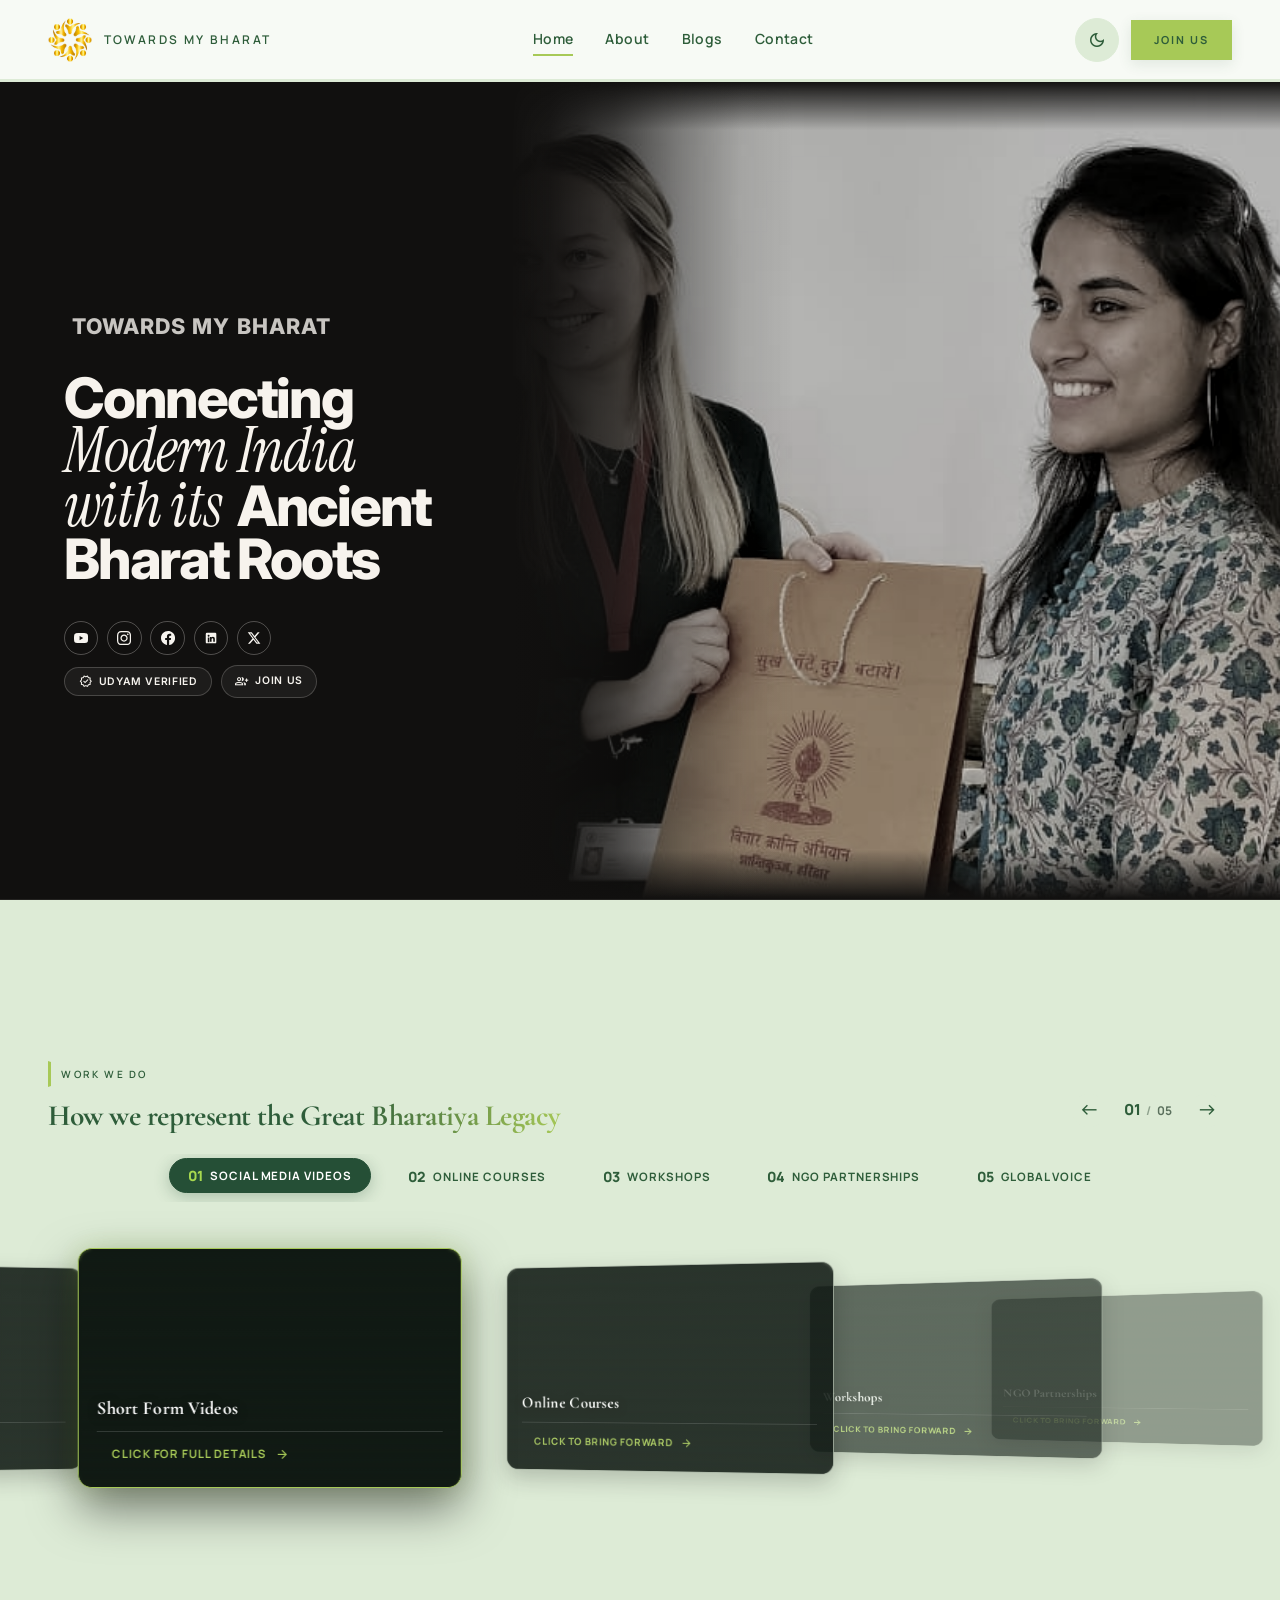
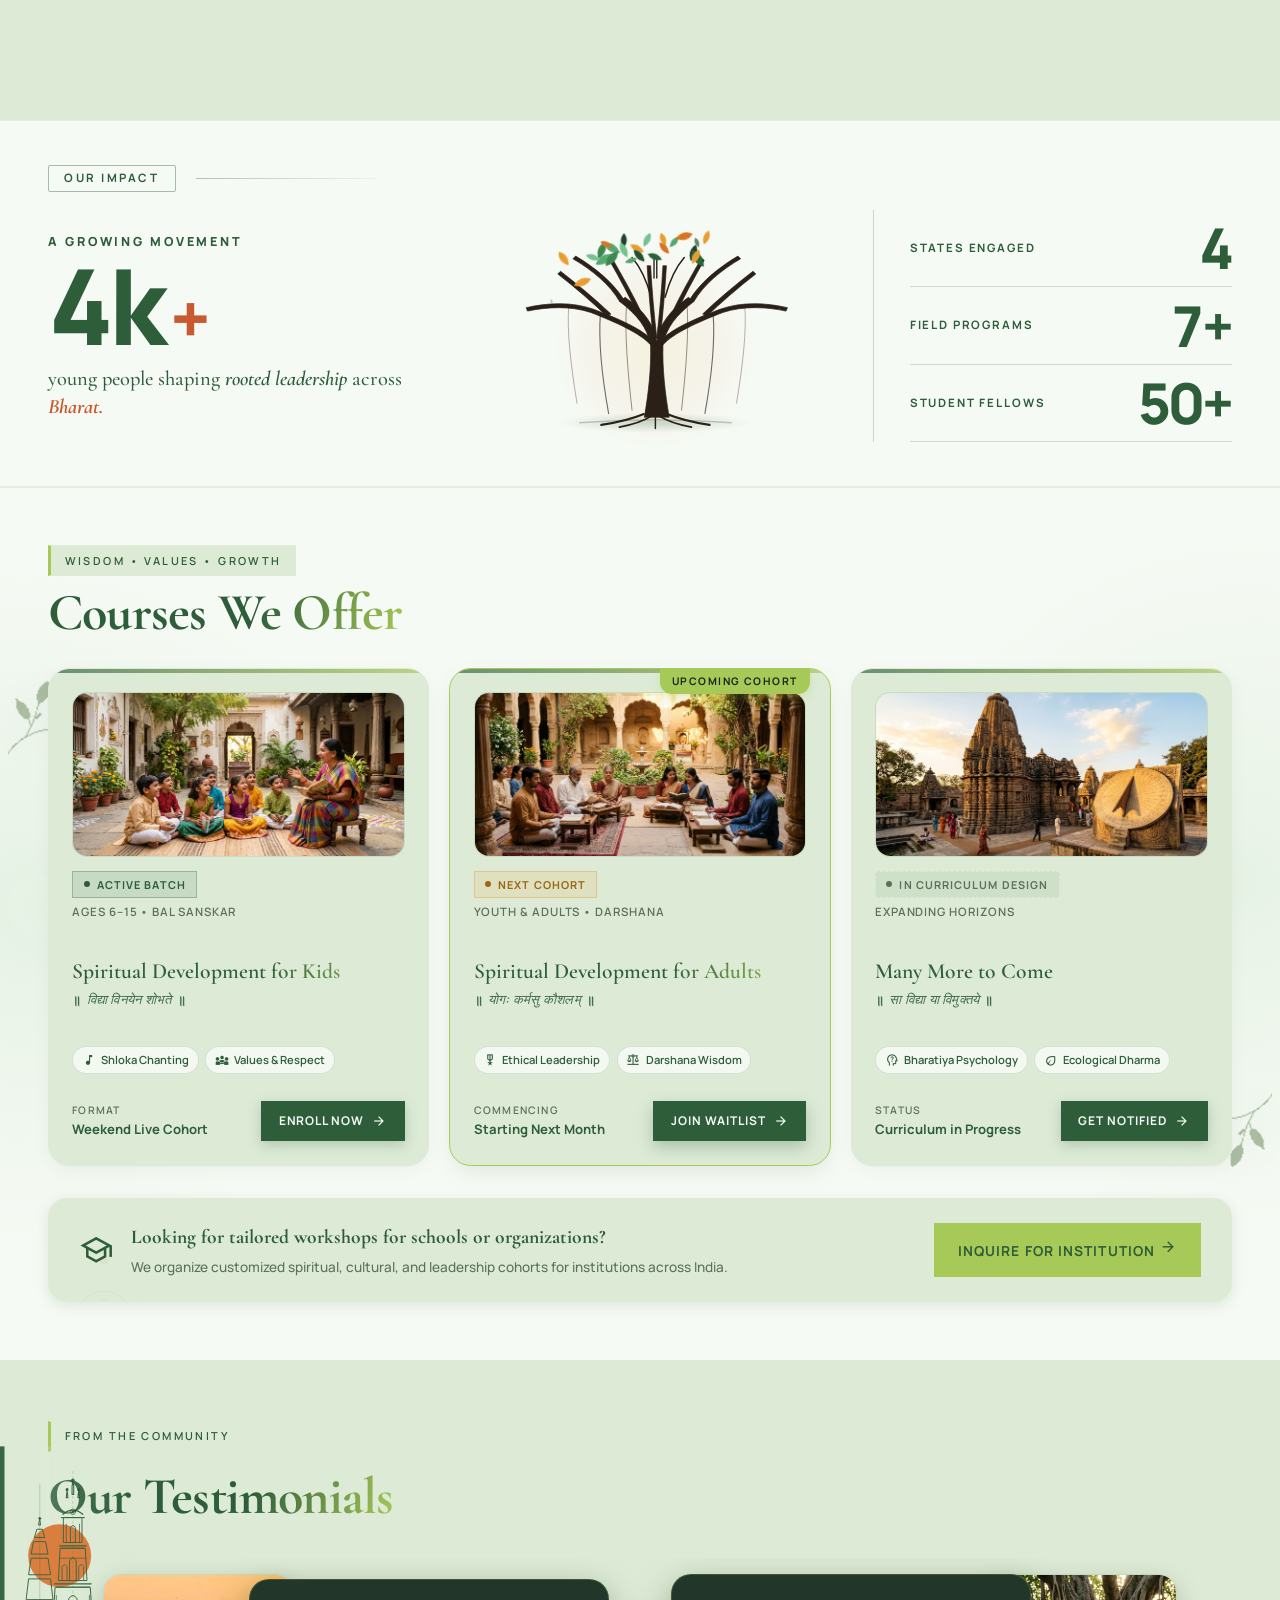
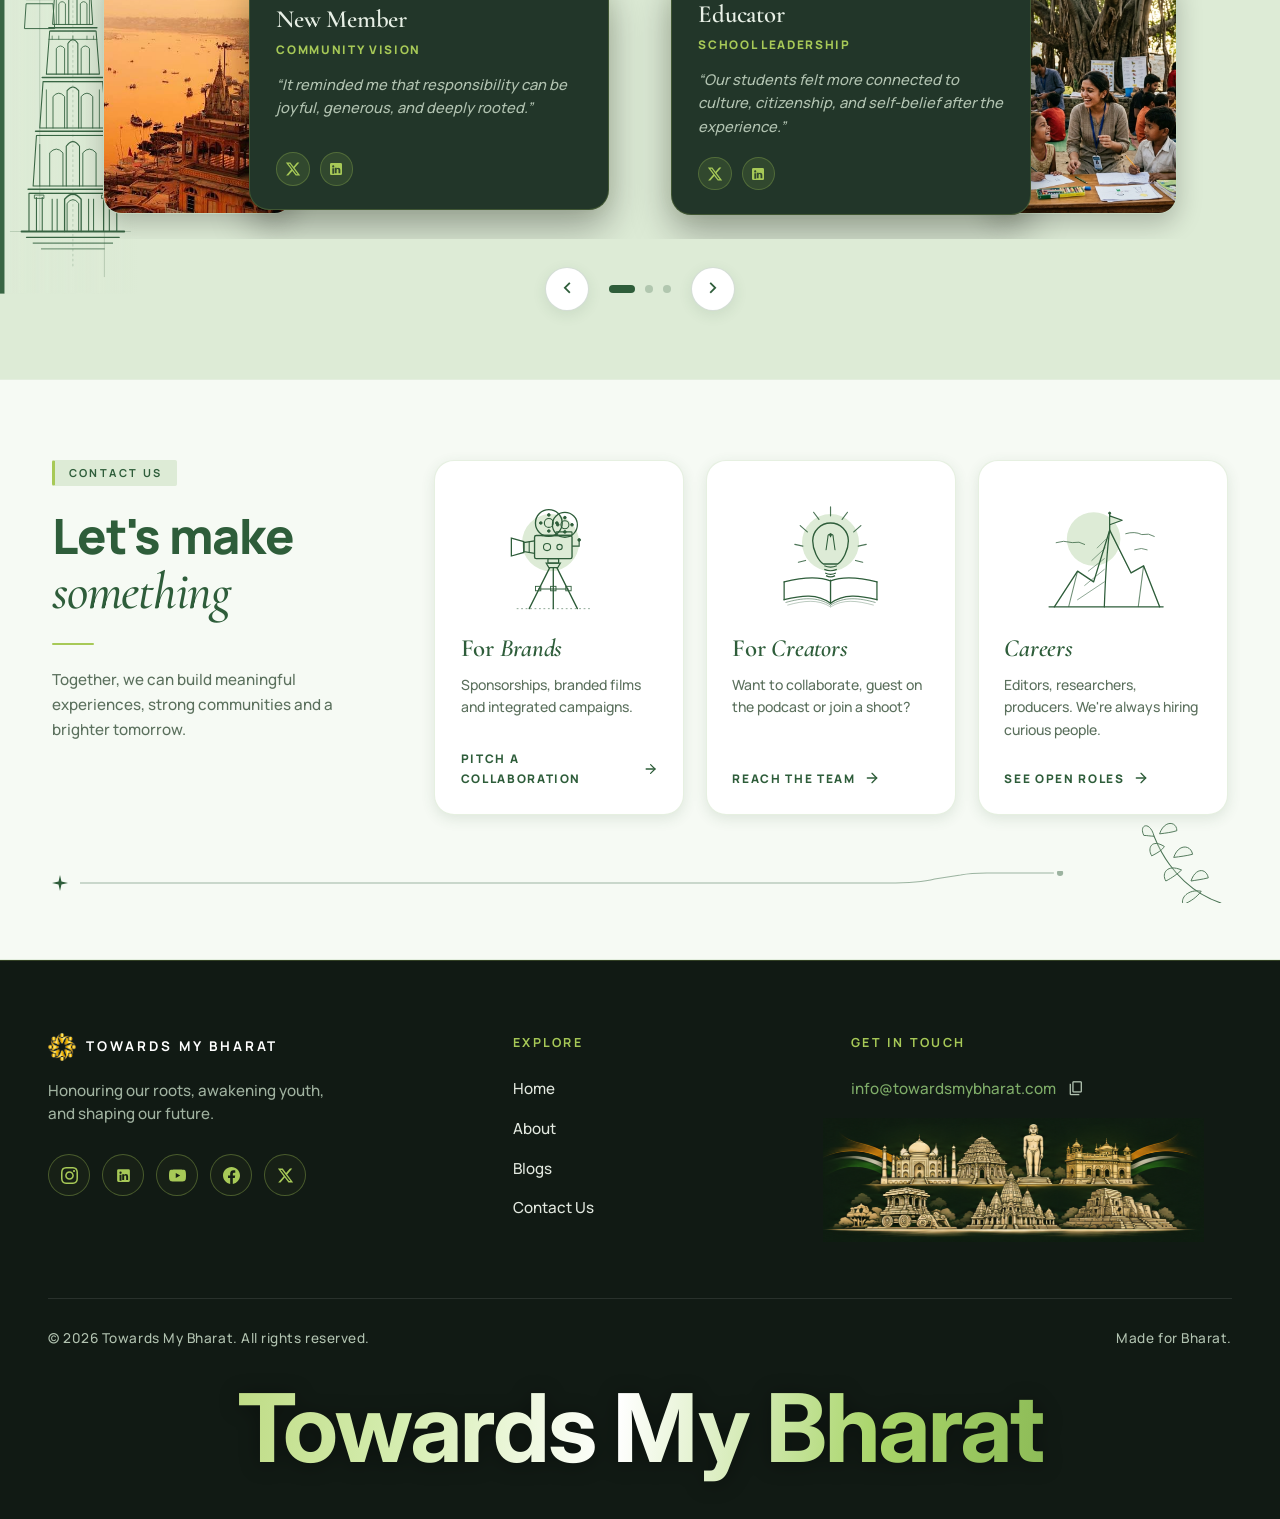
<file: index.html>
<!DOCTYPE html>
<html lang="en">

<head>
  <meta charset="utf-8">
  <meta content="width=device-width, initial-scale=1.0" name="viewport">
  <title>Towards My Bharat</title>
  <meta name="description"
    content="Explore online courses by Towards My Bharat that combine ancient Indian wisdom, spirituality, public speaking, communication skills, personality development, and mindfulness.">
  <link rel="icon" type="image/png" href="photos/TMB Logo.png">

  <!-- Google Fonts & Material Icons -->
  <link rel="preconnect" href="https://fonts.googleapis.com">
  <link rel="preconnect" href="https://fonts.gstatic.com" crossorigin>
  <link
    href="https://fonts.googleapis.com/css2?family=Instrument+Serif:ital@1&family=Inter:wght@400;500;600;700;800;900&family=Cormorant+Garamond:ital,wght@0,400;0,500;0,600;0,700;1,400;1,500;1,600;1,700&family=Manrope:wght@400;500;600;700;800&display=swap"
    rel="stylesheet">
  <link href="https://fonts.googleapis.com/css2?family=Material+Symbols+Outlined:opsz,wght,FILL,GRAD@24,400,0,0"
    rel="stylesheet">

  <script src="theme.js"></script>
  <script src="page-transitions.js" defer></script>

  <!-- Core Stylesheet -->
  <link rel="stylesheet" href="style.css?v=64">
</head>

<body class="home-page">
  <!-- HEADER NAVIGATION -->
  <header class="site-header">
    <div class="container nav-container">

      <!-- Brand Logo & Title -->
      <a class="nav-brand" href="#hero">
        <img alt="Towards My Bharat Logo" src="photos/TMB Logo.png">
        <span class="nav-brand-text">Towards My Bharat</span>
      </a>

      <!-- Desktop Navigation Links -->
      <nav class="nav-links" aria-label="Main Navigation">
        <a href="index.html#hero" class="nav-link active">Home</a>
        <a href="about.html" class="nav-link">About</a>
        <a href="blog.html" class="nav-link">Blogs</a>
        <a href="contact.html" class="nav-link">Contact</a>
      </nav>

      <!-- Header Actions -->
      <div class="nav-actions">
        <button id="themeToggle" class="theme-toggle" type="button" aria-label="Switch to dark mode"
          aria-pressed="false" title="Switch to dark mode">
          <span class="material-symbols-outlined" aria-hidden="true">dark_mode</span>
        </button>

        <a href="https://whatsapp.com/channel/0029Vb9bMMyDTkKBztQtTL2A" target="_blank" rel="noopener noreferrer"
          class="nav-cta-btn">
          Join Us
        </a>

        <!-- Mobile Menu Toggle Button -->
        <button id="mobileToggle" class="mobile-toggle" aria-label="Toggle navigation" aria-expanded="false">
          <span class="material-symbols-outlined">menu</span>
        </button>
      </div>

    </div>

    <!-- Mobile Navigation Drawer -->
    <div id="mobileNav" class="mobile-nav-drawer">
      <ul class="mobile-nav-list">
        <li><a class="mobile-nav-link" href="index.html#hero">Home</a></li>
        <li><a class="mobile-nav-link" href="about.html">About</a></li>
        <li><a class="mobile-nav-link" href="blog.html">Blogs</a></li>
        <li><a class="mobile-nav-link" href="contact.html">Contact</a></li>
        <li>
          <a href="https://whatsapp.com/channel/0029Vb9bMMyDTkKBztQtTL2A" target="_blank" rel="noopener noreferrer"
            class="mobile-cta">
            Join Us
          </a>
        </li>
      </ul>
    </div>
  </header>

  <main>

    <!-- =========================================================================
         SECTION 1: CINEMATIC HERO SLIDESHOW
         ========================================================================= -->
    <section id="hero" class="hero-section">

      <!-- Background Slideshow Images -->
      <div id="heroSlideshow" class="hero-slideshow">
        <div class="hero-slide active" style="background-image: url('photos/home-slider-01.jpg');"
          data-position="center center"></div>
        <div class="hero-slide" style="background-image: url('photos/home-slider-02.jpg');"
          data-position="center center"></div>
        <div class="hero-slide" style="background-image: url('photos/home-slider-03.jpg');" data-position="30% center">
        </div>
        <div class="hero-slide" style="background-image: url('photos/home-slider-04.jpg');"
          data-position="center center"></div>
        <div class="hero-slide" style="background-image: url('photos/home-slider-05.jpg');"
          data-position="center center"></div>
        <div class="hero-slide" style="background-image: url('photos/home-slider-06.jpg');"
          data-position="center center"></div>
        <div class="hero-slide" style="background-image: url('photos/home-slider-09.jpg');" data-position="center 60%">
        </div>
        <div class="hero-slide" style="background-image: url('photos/home-slider-10.jpg');" data-position="60% center">
        </div>
      </div>
      <!-- Vignette Gradient Overlays -->
      <div class="hero-vignette-linear"></div>

      <!-- Hero Main Content -->
      <div class="container hero-content">

        <!-- Hero Subbrand -->
        <div class="hero-subbrand">Towards My Bharat</div>


        <!-- Primary Editorial Headline -->
        <h1 class="hero-title hero-editorial-headline">
          <span class="hero-phrase-modern hero-headline-line hero-line-1">Connecting</span>
          <span class="hero-headline-line hero-line-2"><span class="hero-accent-serif">Modern India</span></span>
          <span class="hero-headline-line hero-line-3"><span class="hero-accent-serif">with its</span> Ancient</span>
          <span class="hero-phrase-roots hero-headline-line hero-line-4">Bharat Roots</span>
        </h1>

        <!-- Short Understated Supporting Description -->


        <!-- Hero Bottom Actions Row (Social Links + Udyam Verified in One Straight Row) -->
        <div class="hero-actions-row">
          <!-- Social Media Links -->
          <div class="hero-social-links" aria-label="Social media links">
            <a aria-label="YouTube" class="social-btn" href="https://www.youtube.com/@Towards_.MyBharat" target="_blank"
              rel="noopener noreferrer">
              <svg viewBox="0 0 24 24" aria-hidden="true">
                <path
                  d="M23.498 6.186a3.016 3.016 0 0 0-2.122-2.136C19.505 3.545 12 3.545 12 3.545s-7.505 0-9.377.505A3.017 3.017 0 0 0 .502 6.186C0 8.07 0 12 0 12s0 3.93.502 5.814a3.016 3.016 0 0 0 2.122 2.136c1.871.505 9.376.505 9.376.505s7.505 0 9.377-.505a3.015 3.015 0 0 0 2.122-2.136C24 15.93 24 12 24 12s0-3.93-.502-5.814zM9.545 15.568V8.432L15.818 12l-6.273 3.568z" />
              </svg>
            </a>
            <a aria-label="Instagram" class="social-btn" href="https://www.instagram.com/towards.mybharat"
              target="_blank" rel="noopener noreferrer">
              <svg viewBox="0 0 24 24" aria-hidden="true">
                <path
                  d="M12 2.163c3.204 0 3.584.012 4.85.07 3.252.148 4.771 1.691 4.919 4.919.058 1.265.069 1.645.069 4.849 0 3.205-.012 3.584-.069 4.849-.149 3.225-1.664 4.771-4.919 4.919-1.266.058-1.644.07-4.85.07-3.204 0-3.584-.012-4.849-.07-3.26-.149-4.771-1.699-4.919-4.92-.058-1.265-.07-1.644-.07-4.849 0-3.204.013-3.583.07-4.849.149-3.227 1.664-4.771 4.919-4.919 1.266-.057 1.645-.069 4.849-.069zm0-2.163c-3.259 0-3.667.014-4.947.072-4.358.2-6.78 2.618-6.98 6.98-.059 1.281-.073 1.689-.073 4.948 0 3.259.014 3.668.072 4.948.2 4.358 2.618 6.78 6.98 6.98 1.281.058 1.689.072 4.948.072 3.259 0 3.668-.014 4.948-.072 4.354-.2 6.782-2.618 6.979-6.98.059-1.28.073-1.689.073-4.948 0-3.259-.014-3.667-.072-4.947-.196-4.354-2.617-6.78-6.979-6.98-1.281-.059-1.69-.073-4.949-.073zm0 5.838c-3.403 0-6.162 2.759-6.162 6.162s2.759 6.163 6.162 6.163 6.162-2.759 6.162-6.163c0-3.403-2.759-6.162-6.162-6.162zm0 10.162c-2.209 0-4-1.79-4-4 0-2.209 1.791-4 4-4s4 1.791 4 4c0 2.21-1.791 4-4 4zm6.406-11.845c-.796 0-1.441.645-1.441 1.44s.645 1.44 1.441 1.44c.795 0 1.439-.645 1.439-1.44s-.644-1.44-1.439-1.44z" />
              </svg>
            </a>
            <a aria-label="Facebook" class="social-btn" href="https://facebook.com" target="_blank"
              rel="noopener noreferrer">
              <svg viewBox="0 0 24 24" aria-hidden="true">
                <path
                  d="M24 12.073c0-6.627-5.373-12-12-12s-12 5.373-12 12c0 5.99 4.388 10.954 10.125 11.854v-8.385H7.078v-3.47h3.047V9.43c0-3.007 1.792-4.669 4.533-4.669 1.312 0 2.686.235 2.686.235v2.953H15.83c-1.491 0-1.956.925-1.956 1.874v2.25h3.328l-.532 3.47h-2.796v8.385C19.612 23.027 24 18.062 24 12.073z" />
              </svg>
            </a>
            <a aria-label="LinkedIn" class="social-btn" href="https://linkedin.com" target="_blank"
              rel="noopener noreferrer">
              <svg viewBox="0 0 24 24" aria-hidden="true">
                <path
                  d="M19 3a2 2 0 0 1 2 2v14a2 2 0 0 1-2 2H5a2 2 0 0 1-2-2V5a2 2 0 0 1 2-2h14m-.5 15.5v-5.3a3.26 3.26 0 0 0-3.26-3.26c-.85 0-1.84.52-2.28 1.3v-1.11h-2.79v8.37h2.79v-4.93c0-.77.62-1.4 1.39-1.4a1.4 1.4 0 0 1 1.4 1.4v4.93h2.75M6.46 10.9v8.37H9.2V10.9H6.46M7.83 6.45a1.63 1.63 0 0 0-1.63 1.63c0 .9.73 1.63 1.63 1.63a1.63 1.63 0 0 0 1.63-1.63c0-.9-.73-1.63-1.63-1.63z" />
              </svg>
            </a>
            <a aria-label="X (Twitter)" class="social-btn" href="https://x.com" target="_blank"
              rel="noopener noreferrer">
              <svg viewBox="0 0 24 24" aria-hidden="true">
                <path
                  d="M18.244 2.25h3.308l-7.227 8.26 8.502 11.24H16.17l-5.214-6.817L4.99 21.75H1.68l7.73-8.835L1.254 2.25H8.08l4.713 6.231zm-1.161 17.52h1.833L7.084 4.126H5.117z" />
              </svg>
            </a>
          </div>

          <!-- Action Credentials -->
          <div class="hero-actions">
            <button class="hero-credential" type="button" aria-label="Open Udyam verified certification"
              aria-haspopup="dialog">
              <span class="material-symbols-outlined">verified</span>
              <span>Udyam Verified</span>
            </button>
            <a class="hero-credential" href="https://whatsapp.com/channel/0029Vb9bMMyDTkKBztQtTL2A" target="_blank"
              rel="noopener noreferrer">
              <span class="material-symbols-outlined" aria-hidden="true">group_add</span>
              <span>Join Us</span>
            </a>
          </div>
        </div>

        <div class="credential-modal" id="udyamCertModal" aria-hidden="true" role="dialog" aria-modal="true"
          aria-labelledby="udyamCertTitle">
          <div class="credential-modal-backdrop" data-close-certificate="true"></div>
          <div class="credential-modal-panel">
            <button class="credential-modal-close" type="button" aria-label="Close Udyam certificate"
              data-close-certificate="true">
              <span class="material-symbols-outlined">close</span>
            </button>
            <p class="credential-modal-label" id="udyamCertTitle">Udyam Registration Certificate • Ministry of MSME</p>
            <img class="credential-modal-image" src="assets/images/udyam_verified_poster.jpg"
              alt="Towards My Bharat officially registered and government recognized as MSME under Udyam Registration"
              width="768" height="1024" loading="lazy">
          </div>
        </div>



      </div>
    </section>


    <!-- =========================================================================
         SECTION 3: WHAT WORK WE DO (Interactive 3D Slider)
         ========================================================================= -->
    <section id="initiatives" class="work-section" aria-label="How we represent the Great Bharatiya Legacy">
      <div class="container">

        <!-- Section Header -->
        <div class="work-header">
          <div class="work-header-copy">
            <span class="section-badge">WORK WE DO</span>
            <h2 class="section-title">How we represent the Great Bharatiya Legacy</h2>
            <!-- <p class="work-subtext">
              Translating civilizational knowledge into dynamic media, immersive learning cohorts, field action, and
              international representation.
            </p> -->
          </div>




          <div class="work-slider-nav-top">
            <button type="button" class="slider-arrow-btn prev-btn" id="workSliderPrev" aria-label="Previous Slide"
              disabled>
              <span class="material-symbols-outlined">west</span>
            </button>
            <div class="slider-counter-badge" aria-live="polite">
              <span class="counter-current" id="workCounterCurrent">01</span>
              <span class="counter-divider">/</span>
              <span class="counter-total">05</span>
            </div>
            <button type="button" class="slider-arrow-btn next-btn" id="workSliderNext" aria-label="Next Slide">
              <span class="material-symbols-outlined">east</span>
            </button>
          </div>
        </div>
        <!-- Interactive Slide Tabs & Pagination Bar -->
        <div class="work-slider-tabs-container">
          <div class="work-slider-tabs" id="workSliderTabs" role="tablist" aria-label="Work Initiatives Tabs">
            <button type="button" class="work-slider-tab is-active" data-index="0" role="tab" aria-selected="true"
              aria-controls="slide-0">
              <span class="tab-num">01</span>
              <span class="tab-label">Social Media Videos</span>
            </button>
            <button type="button" class="work-slider-tab" data-index="1" role="tab" aria-selected="false"
              aria-controls="slide-1">
              <span class="tab-num">02</span>
              <span class="tab-label">Online Courses</span>
            </button>
            <button type="button" class="work-slider-tab" data-index="2" role="tab" aria-selected="false"
              aria-controls="slide-2">
              <span class="tab-num">03</span>
              <span class="tab-label">Workshops</span>
            </button>
            <button type="button" class="work-slider-tab" data-index="3" role="tab" aria-selected="false"
              aria-controls="slide-3">
              <span class="tab-num">04</span>
              <span class="tab-label">NGO Partnerships</span>
            </button>
            <button type="button" class="work-slider-tab" data-index="4" role="tab" aria-selected="false"
              aria-controls="slide-4">
              <span class="tab-num">05</span>
              <span class="tab-label">Global Voice</span>
            </button>
          </div>
        </div>

        <!-- 3D Slider Container -->
        <div class="work-3d-slider-container" id="work3dSlider" role="region" aria-roledescription="carousel"
          aria-label="Our Works 3D Carousel">
          <div class="work-3d-stage">


            <!-- Slide 1: Short Form Videos -->
            <div class="work-3d-card is-active" data-index="0" tabindex="0" role="group" aria-roledescription="slide"
              aria-label="1 of 5: Short Form Videos">
              <div class="card-inner card-glass-image">
                <div class="card-bg-image"
                  style="background-image: url('https://lh3.googleusercontent.com/aida-public/[base64]');">
                </div>
                <div class="card-glass-overlay"></div>

                <div class="card-top-bar">
                </div>

                <div class="card-content-bottom">
                  <h3 class="card-heading">Short Form Videos</h3>
                  <div class="card-footer-cta">
                    <span class="card-explore-hint">
                      <span>Click for Full Details</span>
                      <span class="material-symbols-outlined">arrow_forward</span>
                    </span>
                  </div>
                </div>
              </div>
            </div>



            <!-- Slide 2: Online Courses -->
            <div class="work-3d-card" data-index="1" tabindex="0" role="group" aria-roledescription="slide"
              aria-label="2 of 5: Online Courses">
              <div class="card-inner card-glass-image">
                <div class="card-bg-image"
                  style="background-image: url('https://lh3.googleusercontent.com/aida-public/[base64]');">
                </div>
                <div class="card-glass-overlay"></div>

                <div class="card-top-bar">
                </div>

                <div class="card-content-bottom">
                  <h3 class="card-heading">Online Courses</h3>
                  <div class="card-footer-cta">
                    <span class="card-explore-hint">
                      <span>Click for Full Details</span>
                      <span class="material-symbols-outlined">arrow_forward</span>
                    </span>
                  </div>
                </div>
              </div>
            </div>

            <!-- Slide 3: Workshops -->
            <div class="work-3d-card" data-index="2" tabindex="0" role="group" aria-roledescription="slide"
              aria-label="3 of 5: Workshops">
              <div class="card-inner card-glass-image">
                <div class="card-bg-image"
                  style="background-image: url('https://lh3.googleusercontent.com/aida-public/[base64]');">
                </div>
                <div class="card-glass-overlay"></div>

                <div class="card-top-bar">
                </div>

                <div class="card-content-bottom">
                  <h3 class="card-heading">Workshops</h3>

                  <div class="card-footer-cta">
                    <span class="card-explore-hint">
                      <span>Click for Full Details</span>
                      <span class="material-symbols-outlined">arrow_forward</span>
                    </span>
                  </div>
                </div>
              </div>
            </div>

            <!-- Slide 4: NGO Partnerships -->
            <div class="work-3d-card" data-index="3" tabindex="0" role="group" aria-roledescription="slide"
              aria-label="4 of 5: NGO Partnerships">
              <div class="card-inner card-glass-image">
                <div class="card-bg-image"
                  style="background-image: url('https://lh3.googleusercontent.com/aida-public/[base64]');">
                </div>
                <div class="card-glass-overlay"></div>

                <div class="card-top-bar">
                </div>

                <div class="card-content-bottom">
                  <h3 class="card-heading">NGO Partnerships</h3>

                  <div class="card-footer-cta">
                    <span class="card-explore-hint">
                      <span>Click for Full Details</span>
                      <span class="material-symbols-outlined">arrow_forward</span>
                    </span>
                  </div>
                </div>
              </div>
            </div>

            <!-- Slide 5: Global Voice -->
            <div class="work-3d-card" data-index="4" tabindex="0" role="group" aria-roledescription="slide"
              aria-label="5 of 5: Global Voice">
              <div class="card-inner card-glass-image">
                <div class="card-bg-image"
                  style="background-image: url('https://lh3.googleusercontent.com/aida-public/[base64]');">
                </div>
                <div class="card-glass-overlay"></div>

                <div class="card-top-bar">
                </div>

                <div class="card-content-bottom">
                  <h3 class="card-heading">Global Voice</h3>

                  <div class="card-footer-cta">
                    <span class="card-explore-hint">
                      <span>Click for Full Details</span>
                      <span class="material-symbols-outlined">arrow_forward</span>
                    </span>
                  </div>
                </div>
              </div>
            </div>

          </div>


        </div>

        <!-- Initiative Details Popup Modal -->
        <div class="work-detail-modal-backdrop" id="workDetailModal" aria-hidden="true" role="dialog" aria-modal="true"
          aria-labelledby="workModalTitle">
          <div class="work-detail-modal-container">
            <button type="button" class="work-modal-close-btn" id="workModalClose" aria-label="Close details popup">
              <span class="material-symbols-outlined">close</span>
            </button>
            <div class="work-modal-body" id="workModalContent">
              <!-- Content rendered dynamically on click -->
            </div>
          </div>
        </div>

        <div class="work-reel-modal" id="workReelModal" aria-hidden="true" role="dialog" aria-modal="true"
          aria-labelledby="workReelTitle">
          <div class="work-reel-modal-panel">
            <div class="work-reel-modal-header">
              <h2 id="workReelTitle">Featured Reel</h2>
              <button type="button" class="work-reel-modal-close" id="workReelClose" aria-label="Close featured Reel">
                <span class="material-symbols-outlined">close</span>
              </button>
            </div>
            <div class="work-reel-frame" id="workReelFrame"></div>
          </div>
        </div>

      </div>
    </section>
    <!-- =========================================================================
       FINAL ACHIEVEMENTS STRIP
       ========================================================================= -->
    <!-- =========================================================================
       SECTION: OUR IMPACT — SIMPLE & ROOTED SHOWCASE
       ========================================================================= -->
    <section class="impact-metrics-section" id="impact" aria-label="Our Impact and Living Movement">
      <div class="container impact-metrics-inner">

        <!-- Top Badge with Extending Line -->
        <div class="impact-badge-header">
          <span class="impact-badge">OUR IMPACT</span>
          <span class="impact-badge-line" aria-hidden="true"></span>
        </div>

        <!-- Main 3-Column Layout: Left (20k+) | Center (Rooted Tree) | Right (Stats) -->
        <div class="impact-simple-grid">

          <!-- COLUMN 1: Movement & Big 20k+ Counter -->
          <div class="impact-col-left">
            <p class="impact-kicker">A GROWING MOVEMENT</p>

            <div class="impact-number-wrap" aria-label="20 thousand young participants" id="impactMainCounterWrap">
              <span class="impact-total" data-count-up="20000" data-count-format="compact">0</span>
              <span class="impact-plus" aria-hidden="true">+</span>
            </div>

            <p class="impact-caption">
              young people shaping <span class="caption-serif-italic">rooted leadership</span> across <span
                class="caption-bharat">Bharat.</span>
            </p>
          </div>

          <!-- COLUMN 2: Living Sacred Tree Showcase (Leaves increase in sync with stats) -->
          <div class="impact-col-center">
            <div class="impact-tree-frame" id="impactTreeFrame" role="img"
              aria-label="A growing sacred Indian tree whose leaves sprout and multiply in direct sync with the movement numbers">
              <div class="impact-tree-canvas">
                <!-- Warm morning sun glow backdrop -->
                <div class="impact-tree-sun-aura" id="treeSunAura" aria-hidden="true"></div>

                <!-- Master Tree SVG -->
                <svg class="impact-tree-svg" id="impactTreeSvg" viewBox="0 0 460 288"
                  preserveAspectRatio="xMidYMid meet" aria-hidden="true">
                  <defs>
                    <!-- Leaf Variant A: Classic Bodhi Leaf -->
                    <g id="treeLeafA">
                      <path d="M 0 0 C -4.5 -6, -6.5 -13, 0 -21 C 6.5 -13, 4.5 -6, 0 0 Z" />
                      <line x1="0" y1="-2" x2="0" y2="-17" stroke-width="0.75" stroke-linecap="round"
                        stroke="currentColor" opacity="0.4" />
                    </g>
                    <!-- Leaf Variant B: Oval Banyan Leaf -->
                    <g id="treeLeafB">
                      <path d="M 0 0 C -3.8 -5, -5.5 -11, 0 -17 C 5.5 -11, 3.8 -5, 0 0 Z" />
                      <line x1="0" y1="-1" x2="0" y2="-14" stroke-width="0.65" stroke-linecap="round"
                        stroke="currentColor" opacity="0.4" />
                    </g>
                    <!-- Leaf Variant C: Young Saffron Shoot -->
                    <g id="treeLeafC">
                      <path d="M 0 0 C -2.8 -4, -4.2 -8, 0 -13 C 4.2 -8, 2.8 -4, 0 0 Z" />
                    </g>

                    <!-- Base Soil Radial Gradient -->
                    <radialGradient id="treeSoilGlow" cx="50%" cy="50%" r="50%">
                      <stop offset="0%" stop-color="#2E5D3A" stop-opacity="0.22" />
                      <stop offset="70%" stop-color="#2E5D3A" stop-opacity="0.06" />
                      <stop offset="100%" stop-color="#2E5D3A" stop-opacity="0" />
                    </radialGradient>
                  </defs>

                  <!-- Ground Mound & Anchoring Roots ("Rooted Leadership") -->
                  <ellipse cx="230" cy="278" rx="135" ry="14" fill="url(#treeSoilGlow)" />
                  <path d="M 125 278 Q 230 270 335 278" stroke="#2E5D3A" stroke-width="1.8" stroke-linecap="round"
                    fill="none" opacity="0.30" />

                  <g class="tree-roots" stroke="#2A2018" stroke-linecap="round" fill="none">
                    <path d="M 214 266 Q 190 276 155 281" stroke-width="3" />
                    <path d="M 224 269 Q 208 279 180 284" stroke-width="2.2" />
                    <path d="M 236 269 Q 252 279 280 284" stroke-width="2.2" />
                    <path d="M 246 266 Q 270 276 305 281" stroke-width="3" />
                    <path d="M 230 270 L 230 286" stroke-width="2" />
                  </g>

                  <!-- Tree Trunk and Curved Boughs -->
                  <g class="tree-woodwork" id="treeWoodwork" fill="#2A2018" stroke="#2A2018" stroke-linecap="round">
                    <!-- Main Trunk -->
                    <path
                      d="M 214 270 C 220 235, 224 200, 223 165 C 218 140, 204 122, 178 102 L 186 96 C 214 116, 228 136, 232 160 C 236 136, 250 116, 278 96 L 286 102 C 260 122, 246 140, 241 165 C 240 200, 244 235, 250 270 Z" />

                    <!-- Left Limb System -->
                    <path
                      d="M 223 165 C 208 148, 172 132, 136 118 C 106 108, 72 110, 44 116 L 42 111 C 72 104, 108 102, 139 113 C 176 127, 212 142, 227 160 Z" />
                    <path d="M 160 124 C 139 104, 114 82, 88 62 L 92 58 C 118 78, 144 100, 165 120 Z" />
                    <path d="M 178 102 C 164 78, 138 56, 110 40 L 114 36 C 143 53, 169 75, 184 99 Z" />
                    <path d="M 206 124 C 193 96, 178 68, 163 42 L 167 39 C 182 65, 198 93, 211 121 Z" />

                    <!-- Center Crown Limbs -->
                    <path d="M 227 155 C 223 120, 220 86, 218 50 L 223 50 C 225 86, 228 120, 232 155 Z" />
                    <path d="M 237 155 C 241 120, 244 86, 246 50 L 241 50 C 239 86, 236 120, 232 155 Z" />
                    <path d="M 224 96 C 218 74, 210 54, 196 38" stroke-width="2.2" fill="none" />
                    <path d="M 244 96 C 250 74, 258 54, 272 38" stroke-width="2.2" fill="none" />
                    <path d="M 228 68 L 228 40" stroke-width="2.0" fill="none" />
                    <path d="M 232 68 L 232 40" stroke-width="2.0" fill="none" />

                    <!-- Right Limb System -->
                    <path
                      d="M 241 165 C 256 148, 292 132, 328 118 C 358 108, 392 110, 420 116 L 422 111 C 392 104, 356 102, 325 113 C 288 127, 252 142, 237 160 Z" />
                    <path d="M 304 124 C 325 104, 350 82, 376 62 L 372 58 C 346 78, 320 100, 299 120 Z" />
                    <path d="M 286 102 C 300 78, 326 56, 354 40 L 350 36 C 321 53, 295 75, 280 99 Z" />
                    <path d="M 258 124 C 271 96, 286 68, 301 42 L 297 39 C 282 65, 266 93, 253 121 Z" />

                    <!-- Banyan Aerial Prop Roots -->
                    <path d="M 150 120 C 147 160, 153 215, 162 265" stroke-width="1.6" fill="none" opacity="0.65" />
                    <path d="M 314 120 C 317 160, 311 215, 302 265" stroke-width="1.6" fill="none" opacity="0.65" />
                    <path d="M 188 106 C 185 150, 190 205, 196 260" stroke-width="1.3" fill="none" opacity="0.55" />
                    <path d="M 276 106 C 279 150, 274 205, 268 260" stroke-width="1.3" fill="none" opacity="0.55" />
                    <path d="M 104 108 C 101 145, 107 195, 116 250" stroke-width="1.1" fill="none" opacity="0.45" />
                    <path d="M 360 108 C 363 145, 357 195, 348 250" stroke-width="1.1" fill="none" opacity="0.45" />
                  </g>

                  <!-- Dynamic Foliage Layer (Leaves populated dynamically and synchronized with count-up) -->
                  <g id="treeLeavesLayer"></g>
                </svg>
              </div>
            </div>
          </div>

          <!-- COLUMN 3: Vertical Divider & 3 Clean Stats Rows -->
          <div class="impact-col-right">
            <div class="impact-stats-table" aria-label="Impact key statistics">

              <!-- Row 1: States Engaged -->
              <div class="impact-stat-line">
                <span class="impact-stat-name">STATES ENGAGED</span>
                <span class="impact-stat-number" data-count-up="18">0</span>
              </div>

              <!-- Row 2: Field Programs -->
              <div class="impact-stat-line">
                <span class="impact-stat-name">FIELD PROGRAMS</span>
                <span class="impact-stat-number" data-count-up="35" data-count-suffix="+">0</span>
              </div>

              <!-- Row 3: Student Fellows -->
              <div class="impact-stat-line">
                <span class="impact-stat-name">STUDENT FELLOWS</span>
                <span class="impact-stat-number" data-count-up="250" data-count-suffix="+">0</span>
              </div>

            </div>
          </div>

        </div>

      </div>
    </section>




    <!-- =========================================================================
         SECTION 4: COURSES WE OFFER
         ========================================================================= -->
    <section id="voices" class="courses-section" aria-labelledby="programs-title">

      <img class="courses-flank-motif flank-motif-left courses-motif-img" src="assets/images/courses-vine-ornament.png"
        alt="" aria-hidden="true" width="244" height="330">
      <img class="courses-flank-motif flank-motif-right courses-motif-img" src="assets/images/courses-vine-ornament.png"
        alt="" aria-hidden="true" width="244" height="330">

      <div class="container courses-container">

        <div class="courses-header">
          <div>
            <span class="section-badge">Wisdom • Values • Growth</span>
            <h2 id="programs-title" class="section-title">Courses We Offer</h2>
          </div>
        </div>

        <div class="courses-3d-grid">

          <!-- Course 1: Spiritual Development for Kids -->
          <article class="course-3d-card">
            <div class="course-card-glass">
              <div class="course-card-glow"></div>
              <div class="course-card-image-wrap">
                <img class="course-card-image" src="assets/images/course-kids-learning.jpg"
                  alt="Children taking part in a spiritual and cultural learning workshop" loading="lazy">
              </div>

              <!-- Card Top Header -->
              <div class="course-card-top">
                <div class="course-badge-wrap">
                  <span class="course-status-pill status-active">
                    <span class="status-dot"></span> Active Batch
                  </span>
                  <span class="course-audience-tag">Ages 6–15 • Bal Sanskar</span>
                </div>
              </div>
              <!-- Course Info -->
              <br>
              <div class="course-card-body">
                <h3 class="course-card-title">Spiritual Development for Kids</h3>

                <div class="course-sanskrit-tag"><span class="sanskrit-char">॥</span> विद्या विनयेन शोभते <span
                    class="sanskrit-char">॥</span></div><br>

                <!-- Feature Chips (Refined 2 Focus Areas) -->
                <div class="course-features-list">
                  <span class="feature-chip"><span class="material-symbols-outlined">music_note</span> Shloka
                    Chanting</span>
                  <span class="feature-chip"><span class="material-symbols-outlined">diversity_3</span> Values &amp;
                    Respect</span>
                </div>
              </div>

              <!-- Card Footer / CTA -->
              <div class="course-card-footer">
                <div class="course-meta-info">
                  <span class="meta-label">Format</span>
                  <span class="meta-val">Weekend Live Cohort</span>
                </div>
                <a href="mailto:info@towardsmybharat.com?subject=Enrollment%20Inquiry%20-%20Spiritual%20Development%20for%20Kids"
                  class="course-action-btn btn-primary-3d">
                  <span>Enroll Now</span>
                  <span class="material-symbols-outlined">arrow_forward</span>
                </a>
              </div>

            </div>
          </article>

          <!-- Course 2: Spiritual Development for Adults -->
          <article class="course-3d-card course-featured-3d">
            <div class="course-card-glass">
              <div class="course-card-glow"></div>
              <div class="course-card-image-wrap">
                <img class="course-card-image" src="assets/images/course-adults-dharma.jpg"
                  alt="Adults in meditation and philosophical discussion" loading="lazy">
              </div>
              <div class="course-popular-tag">Upcoming Cohort</div>

              <!-- Card Top Header -->
              <div class="course-card-top">
                <div class="course-badge-wrap">
                  <span class="course-status-pill status-upcoming">
                    <span class="status-dot"></span> Next Cohort
                  </span>
                  <span class="course-audience-tag">Youth &amp; Adults • Darshana</span>
                </div>
              </div>

              <!-- Course Info -->
              <br>
              <div class="course-card-body">
                <h3 class="course-card-title">Spiritual Development for Adults</h3>
                <div class="course-sanskrit-tag"><span class="sanskrit-char">॥</span> योगः कर्मसु कौशलम् <span
                    class="sanskrit-char">॥</span></div><br>

                <!-- Feature Chips (Refined 2 Focus Areas) -->
                <div class="course-features-list">
                  <span class="feature-chip"><span class="material-symbols-outlined">military_tech</span> Ethical
                    Leadership</span>
                  <span class="feature-chip"><span class="material-symbols-outlined">balance</span> Darshana
                    Wisdom</span>
                </div>
              </div>

              <!-- Card Footer / CTA -->
              <div class="course-card-footer">
                <div class="course-meta-info">
                  <span class="meta-label">Commencing</span>
                  <span class="meta-val">Starting Next Month</span>
                </div>
                <a href="mailto:info@towardsmybharat.com?subject=Registration%20Inquiry%20-%20Spiritual%20Development%20for%20Adults"
                  class="course-action-btn btn-featured-3d">
                  <span>Join Waitlist</span>
                  <span class="material-symbols-outlined">arrow_forward</span>
                </a>
              </div>

            </div>
          </article>

          <!-- Course 3: Many More to Come -->
          <article class="course-3d-card">
            <div class="course-card-glass">
              <div class="course-card-glow"></div>
              <div class="course-card-image-wrap">
                <img class="course-card-image" src="assets/images/course-vedic-sciences.jpg"
                  alt="Sacred architecture and astronomical heritage" loading="lazy">
              </div>

              <!-- Card Top Header -->
              <div class="course-card-top">
                <div class="course-badge-wrap">
                  <span class="course-status-pill status-pipeline">
                    <span class="status-dot"></span> In Curriculum Design
                  </span>
                  <span class="course-audience-tag">Expanding Horizons</span>
                </div>
              </div>

              <!-- Course Info -->
              <br>
              <div class="course-card-body">
                <h3 class="course-card-title">Many More to Come</h3>
                <div class="course-sanskrit-tag"><span class="sanskrit-char">॥</span> सा विद्या या विमुक्तये <span
                    class="sanskrit-char">॥</span></div><br>

                <!-- Feature Chips (Refined 2 Focus Areas) -->
                <div class="course-features-list">
                  <span class="feature-chip"><span class="material-symbols-outlined">psychology_alt</span> Bharatiya
                    Psychology</span>
                  <span class="feature-chip"><span class="material-symbols-outlined">eco</span> Ecological Dharma</span>
                </div>
              </div>

              <!-- Card Footer / CTA -->
              <div class="course-card-footer">
                <div class="course-meta-info">
                  <span class="meta-label">Status</span>
                  <span class="meta-val">Curriculum in Progress</span>
                </div>
                <a href="mailto:info@towardsmybharat.com?subject=Course%20Suggestion%20or%20Waitlist"
                  class="course-action-btn btn-primary-3d">
                  <span>Get Notified</span>
                  <span class="material-symbols-outlined">arrow_forward</span>
                </a>
              </div>

            </div>
          </article>

        </div>

        <!-- Institutional Workshop Collaboration Banner -->
        <div class="courses-contact-banner" id="coursesInquireBanner" role="link" tabindex="0"
          data-href="https://mail.google.com/mail/?view=cm&amp;fs=1&amp;to=info%40towardsmybharat.com&amp;su=Institutional%20Workshops%20%26%20Cohort%20Collaboration%20Inquiry%20%7C%20Towards%20My%20Bharat&amp;body=Namaste%20Towards%20My%20Bharat%20Team%2C%0A%0AI%20am%20writing%20to%20inquire%20about%20organizing%20a%20tailored%20institutional%20workshop%20%2F%20cohort%20collaboration%20with%20Towards%20My%20Bharat.%0A%0A%E2%80%A2%20Institution%20%2F%20Organization%20Name%3A%20%0A%E2%80%A2%20Institution%20Type%20%28School%20%2F%20College%20%2F%20University%20%2F%20Corporate%20%2F%20Community%29%3A%20%0A%E2%80%A2%20Contact%20Person%20%26%20Designation%3A%20%0A%E2%80%A2%20Official%20Email%20%26%20Phone%20%2F%20WhatsApp%3A%20%0A%E2%80%A2%20City%20%2F%20State%20%2F%20Location%3A%20%0A%E2%80%A2%20Target%20Audience%20%26%20Expected%20Batch%20Size%3A%20%0A%E2%80%A2%20Preferred%20Theme%28s%29%20%28Spiritual%20Values%20%2F%20Cultural%20Heritage%20%2F%20Youth%20Leadership%20%2F%20Other%29%3A%20%0A%E2%80%A2%20Proposed%20Timeline%20or%20Dates%3A%20%0A%E2%80%A2%20Additional%20Requirements%20or%20Objectives%3A%20%0A%0ALooking%20forward%20to%20your%20response%20and%20exploring%20a%20collaborative%20session.%0A%0AWarm%20regards%2C%0A%5BYour%20Name%5D%0A%5BDesignation%20%2F%20Organization%5D"
          style="cursor: pointer;">
          <div class="courses-banner-watermark" aria-hidden="true">
            <svg viewBox="0 0 160 120" fill="none" xmlns="http://www.w3.org/2000/svg">
              <circle cx="80" cy="110" r="50" stroke="currentColor" stroke-width="1" stroke-dasharray="2 3"
                opacity="0.3" />
              <path d="M40,110 Q80,50 120,110" stroke="currentColor" stroke-width="1.2" opacity="0.4" />
              <path d="M55,110 Q80,70 105,110" stroke="currentColor" stroke-width="1" opacity="0.35" />
              <circle cx="80" cy="45" r="5" fill="var(--temple-sun)" opacity="0.6" />
            </svg>
          </div>
          <div class="courses-contact-content">
            <span class="material-symbols-outlined banner-icon">school</span>
            <div>
              <h4>Looking for tailored workshops for schools or organizations?</h4>
              <p>We organize customized spiritual, cultural, and leadership cohorts for institutions across India.</p>
            </div>
          </div>
          <a href="https://mail.google.com/mail/?view=cm&amp;fs=1&amp;to=info%40towardsmybharat.com&amp;su=Institutional%20Workshops%20%26%20Cohort%20Collaboration%20Inquiry%20%7C%20Towards%20My%20Bharat&amp;body=Namaste%20Towards%20My%20Bharat%20Team%2C%0A%0AI%20am%20writing%20to%20inquire%20about%20organizing%20a%20tailored%20institutional%20workshop%20%2F%20cohort%20collaboration%20with%20Towards%20My%20Bharat.%0A%0A%E2%80%A2%20Institution%20%2F%20Organization%20Name%3A%20%0A%E2%80%A2%20Institution%20Type%20%28School%20%2F%20College%20%2F%20University%20%2F%20Corporate%20%2F%20Community%29%3A%20%0A%E2%80%A2%20Contact%20Person%20%26%20Designation%3A%20%0A%E2%80%A2%20Official%20Email%20%26%20Phone%20%2F%20WhatsApp%3A%20%0A%E2%80%A2%20City%20%2F%20State%20%2F%20Location%3A%20%0A%E2%80%A2%20Target%20Audience%20%26%20Expected%20Batch%20Size%3A%20%0A%E2%80%A2%20Preferred%20Theme%28s%29%20%28Spiritual%20Values%20%2F%20Cultural%20Heritage%20%2F%20Youth%20Leadership%20%2F%20Other%29%3A%20%0A%E2%80%A2%20Proposed%20Timeline%20or%20Dates%3A%20%0A%E2%80%A2%20Additional%20Requirements%20or%20Objectives%3A%20%0A%0ALooking%20forward%20to%20your%20response%20and%20exploring%20a%20collaborative%20session.%0A%0AWarm%20regards%2C%0A%5BYour%20Name%5D%0A%5BDesignation%20%2F%20Organization%5D"
            target="_blank" rel="noopener noreferrer" class="btn btn-primary courses-banner-btn">
            <span class="courses-banner-main">
              <span>Inquire for Institution</span>
              <span class="material-symbols-outlined">arrow_forward</span>
            </span>
          </a>
        </div>

      </div>
    </section>

  </main>


  <section id="testimonials" class="testimonials-section" aria-labelledby="testimonials-title">
    <!-- Left Corner Architectural Art Element (Temple Gopuram with Celestial Sun) -->
    <aside class="testimonials-corner-artwork" aria-hidden="true">
      <svg class="temple-gopuram-svg" viewBox="0 0 170 540" fill="none" xmlns="http://www.w3.org/2000/svg">
        <defs>
          <!-- Subtle atmospheric panel wash gradient -->
          <linearGradient id="templeCornerWash" x1="0%" y1="0%" x2="100%" y2="0%">
            <stop offset="0%" stop-color="var(--temple-wash-start)" stop-opacity="0.6" />
            <stop offset="65%" stop-color="var(--temple-wash-start)" stop-opacity="0.15" />
            <stop offset="100%" stop-color="var(--temple-wash-start)" stop-opacity="0" />
          </linearGradient>
        </defs>

        <!-- 1. Left Edge Architectural Margin Bar (matching reference sketch) -->
        <rect x="0" y="0" width="5.5" height="540" class="temple-art-bar" />

        <!-- 2. Soft Background Wash Panel -->
        <rect x="5.5" y="0" width="164.5" height="540" fill="url(#templeCornerWash)" />

        <!-- 3. Celestial Terracotta / Amber Sun Disk (Behind the upper spire, fully visible) -->
        <circle cx="72" cy="132" r="38" class="temple-art-sun" />

        <!-- 4. Architectural Drafting Guide Lines -->
        <!-- Line through left secondary peak down to base -->
        <line x1="48" y1="45" x2="48" y2="465" stroke="var(--temple-stroke-subtle)" stroke-width="0.85" />
        <!-- Center datum line through pinnacle -->
        <line x1="88" y1="30" x2="88" y2="510" stroke="var(--temple-stroke-subtle)" stroke-width="0.8"
          stroke-dasharray="3 3" />
        <!-- Secondary right drafting line -->
        <line x1="126" y1="340" x2="126" y2="520" stroke="var(--temple-stroke-subtle)" stroke-width="0.85" />
        <!-- Ground baseline continuation -->
        <line x1="12" y1="465" x2="158" y2="465" stroke="var(--temple-stroke-subtle)" stroke-width="0.75" />

        <!-- 5. Left Secondary Spire (Behind main gopuram, matching reference) -->
        <g class="temple-art-stroke" stroke-width="1.15">
          <!-- Kalasha -->
          <path d="M47,95 L49,95 L48,88 Z" />
          <circle cx="48" cy="87" r="1.2" fill="var(--temple-stroke)" />
          <!-- Tiered secondary spire profiles -->
          <path d="M42,110 L54,110 L51,100 L45,100 Z" />
          <path d="M38,130 L58,130 L55,115 L41,115 Z" />
          <path d="M35,155 L61,155 L58,135 L38,135 Z" />
          <path d="M32,185 L64,185 L61,160 L35,160 Z" />
          <path d="M30,220 L66,220 L64,190 L32,190 Z" />
        </g>

        <!-- 6. Main Dravidian Temple Gopuram (Tapered Stepped Architectural Line Art) -->
        <g class="temple-art-stroke" stroke-width="1.25">
          <!-- CROWNING KALASHAS (Finials on Ridge) -->
          <!-- Center Main Kalasha -->
          <path d="M87,58 L89,58 L89,48 L88,42 L87,48 Z" />
          <circle cx="88" cy="41" r="1.5" fill="var(--temple-stroke)" />
          <!-- Left Finial -->
          <path d="M80,62 L82,62 L81,53 Z" />
          <circle cx="81" cy="52" r="1.2" fill="var(--temple-stroke)" />
          <!-- Right Finial -->
          <path d="M94,62 L96,62 L95,53 Z" />
          <circle cx="95" cy="52" r="1.2" fill="var(--temple-stroke)" />

          <!-- SHALA BARREL ROOF CREST (Vault Ridge) -->
          <path d="M76,82 Q88,72 100,82" stroke-width="1.5" />
          <path d="M74,86 L102,86" stroke-width="1.2" />
          <!-- Crest Chaitya Medallion -->
          <circle cx="88" cy="79" r="3.2" stroke-width="1" />
          <circle cx="88" cy="79" r="1" fill="var(--temple-stroke)" />

          <!-- STOREY 7 (Upper Tala, Y: 86 - 116) -->
          <rect x="77" y="86" width="22" height="30" stroke-width="1.1" />
          <!-- Central Arch Niche -->
          <path d="M85,116 L85,98 Q88,93 91,98 L91,116" stroke-width="1.1" />
          <line x1="80" y1="94" x2="80" y2="116" stroke-width="0.9" />
          <line x1="96" y1="94" x2="96" y2="116" stroke-width="0.9" />

          <!-- CORNICE EAVES 7 -->
          <path d="M72,120 L104,120" stroke-width="1.5" />
          <path d="M74,123 L102,123" stroke-width="1.1" />

          <!-- STOREY 6 (Tala 6, Y: 123 - 162) -->
          <polygon points="73,123 103,123 105,162 71,162" stroke-width="1.15" />
          <!-- Center Arch Niche -->
          <path d="M84,162 L84,138 Q88,131 92,138 L92,162" stroke-width="1.15" />
          <!-- Left & Right Miniature Niches -->
          <path d="M75,162 L75,145 Q78,141 81,145 L81,162" stroke-width="0.95" />
          <path d="M95,162 L95,145 Q98,141 101,145 L101,162" stroke-width="0.95" />
          <!-- Architectural Division Line -->
          <line x1="72" y1="135" x2="104" y2="135" stroke-width="0.8" />

          <!-- CORNICE EAVES 6 (Projecting Kapota) -->
          <path d="M66,166 L110,166" stroke-width="1.6" />
          <path d="M68,170 L108,170" stroke-width="1.1" />

          <!-- STOREY 5 (Tala 5, Y: 170 - 215) -->
          <polygon points="67,170 109,170 112,215 64,215" stroke-width="1.2" />
          <!-- Triple Arch Niches -->
          <path d="M83,215 L83,184 Q88,176 93,184 L93,215" stroke-width="1.2" />
          <path d="M71,215 L71,190 Q75,185 79,190 L79,215" stroke-width="1" />
          <path d="M97,215 L97,190 Q101,185 105,190 L105,215" stroke-width="1" />
          <!-- Pilasters -->
          <line x1="68" y1="180" x2="68" y2="215" stroke-width="0.9" />
          <line x1="108" y1="180" x2="108" y2="215" stroke-width="0.9" />

          <!-- CORNICE EAVES 5 -->
          <path d="M59,219 L117,219" stroke-width="1.7" />
          <path d="M61,223 L115,223" stroke-width="1.1" />

          <!-- STOREY 4 (Tala 4, Y: 223 - 275) -->
          <polygon points="60,223 116,223 120,275 56,275" stroke-width="1.25" />
          <!-- Grand Center Bay -->
          <path d="M82,275 L82,238 Q88,229 94,238 L94,275" stroke-width="1.25" />
          <!-- Flanking Niche Bays -->
          <path d="M68,275 L68,244 Q73,238 78,244 L78,275" stroke-width="1.05" />
          <path d="M98,275 L98,244 Q103,238 108,244 L108,275" stroke-width="1.05" />
          <!-- Frieze Band with dentils -->
          <line x1="59" y1="233" x2="117" y2="233" stroke-width="0.9" />
          <line x1="63" y1="229" x2="63" y2="233" stroke-width="0.8" />
          <line x1="71" y1="229" x2="71" y2="233" stroke-width="0.8" />
          <line x1="88" y1="229" x2="88" y2="233" stroke-width="0.8" />
          <line x1="105" y1="229" x2="105" y2="233" stroke-width="0.8" />
          <line x1="113" y1="229" x2="113" y2="233" stroke-width="0.8" />

          <!-- CORNICE EAVES 4 -->
          <path d="M51,279 L125,279" stroke-width="1.8" />
          <path d="M53,284 L123,284" stroke-width="1.15" />

          <!-- STOREY 3 (Tala 3, Y: 284 - 340) -->
          <polygon points="52,284 124,284 128,340 48,340" stroke-width="1.3" />
          <!-- Center Bay -->
          <path d="M81,340 L81,295 Q88,286 95,295 L95,340" stroke-width="1.3" />
          <!-- Left & Right Bays -->
          <path d="M64,340 L64,302 Q71,294 78,302 L78,340" stroke-width="1.1" />
          <path d="M98,340 L98,302 Q105,294 112,302 L112,340" stroke-width="1.1" />
          <!-- Outer pilasters -->
          <line x1="56" y1="294" x2="56" y2="340" stroke-width="0.95" />
          <line x1="120" y1="294" x2="120" y2="340" stroke-width="0.95" />

          <!-- CORNICE EAVES 3 -->
          <path d="M43,344 L133,344" stroke-width="1.9" />
          <path d="M45,349 L131,349" stroke-width="1.2" />

          <!-- STOREY 2 (Tala 2, Y: 349 - 410) -->
          <polygon points="44,349 132,349 136,410 40,410" stroke-width="1.3" />
          <!-- Center Grand Niche -->
          <path d="M80,410 L80,362 Q88,351 96,362 L96,410" stroke-width="1.3" />
          <path d="M60,410 L60,370 Q68,361 76,370 L76,410" stroke-width="1.1" />
          <path d="M100,410 L100,370 Q108,361 116,370 L116,410" stroke-width="1.1" />
          <!-- Carved pilaster pairs -->
          <line x1="48" y1="360" x2="48" y2="410" stroke-width="1" />
          <line x1="128" y1="360" x2="128" y2="410" stroke-width="1" />

          <!-- CORNICE EAVES 2 -->
          <path d="M34,414 L142,414" stroke-width="2" />
          <path d="M36,419 L140,419" stroke-width="1.2" />

          <!-- STOREY 1 / GROUND MANDAPA & TEMPLE PORTAL (Y: 419 - 465) -->
          <rect x="35" y="419" width="106" height="46" stroke-width="1.35" />

          <!-- SACRED GOPURA ENTRANCE (Main Gateway Portal) -->
          <path d="M78,465 L78,426 Q88,414 98,426 L98,465" stroke-width="1.6" />
          <!-- Inner Frame Doorway -->
          <path d="M81,465 L81,431 Q88,422 95,431 L95,465" stroke-width="1.1" />

          <!-- Flanking Monumental Pillars (Dvarapala Stambhas) -->
          <!-- Left Pillars -->
          <line x1="44" y1="424" x2="44" y2="465" stroke-width="1.3" />
          <line x1="51" y1="424" x2="51" y2="465" stroke-width="1.3" />
          <rect x="42" y="421" width="11" height="4" stroke-width="1" />
          <line x1="63" y1="426" x2="63" y2="465" stroke-width="1.2" />
          <line x1="69" y1="426" x2="69" y2="465" stroke-width="1.2" />
          <!-- Right Pillars -->
          <line x1="107" y1="426" x2="107" y2="465" stroke-width="1.2" />
          <line x1="113" y1="426" x2="113" y2="465" stroke-width="1.2" />
          <line x1="125" y1="424" x2="125" y2="465" stroke-width="1.3" />
          <line x1="132" y1="424" x2="132" y2="465" stroke-width="1.3" />
          <rect x="123" y="421" width="11" height="4" stroke-width="1" />

          <!-- STEPPED ADHISHTHANA PLINTH (Base Platform) -->
          <line x1="26" y1="465" x2="150" y2="465" stroke-width="2.2" />
          <line x1="32" y1="472" x2="144" y2="472" stroke-width="1.5" />
          <line x1="40" y1="479" x2="136" y2="479" stroke-width="1.2" />
          <line x1="50" y1="486" x2="126" y2="486" stroke-width="0.9" />
        </g>
      </svg>
    </aside>

    <div class="container">
      <div class="testimonials-header">
        <div>
          <span class="section-badge">From the community</span>
          <h2 id="testimonials-title" class="section-title">Our Testimonials</h2>
        </div>
        <!-- <p class="testimonials-intro">A few reflections from the young people and partners building with us across
          Bharat.</p> -->
      </div>

      <div class="testimonial-carousel-wrap">
        <div class="testimonial-track" id="testimonialTrack" aria-label="Community testimonials carousel" tabindex="0">

          <!-- Slide 1: 2 testimonials in one line -->
          <div class="testimonial-slide is-active" role="group" aria-roledescription="slide" aria-label="Slide 1 of 3">
            <div class="testimonial-pairs">
              <article class="testimonial-pair-row testimonial-pair-normal">
                <div class="testimonial-image-col">
                  <img src="assets/images/varanasi-ghats.jpg" alt="Varanasi ghats along the sacred river"
                    loading="lazy">
                </div>
                <div class="testimonial-card-col">
                  <h3>New Member</h3>
                  <p class="testimonial-featured-role">Community Vision</p>
                  <blockquote>“It reminded me that responsibility can be joyful, generous, and deeply rooted.”
                  </blockquote>
                  <div class="testimonial-socials" aria-label="Social links for this testimonial">
                    <a aria-label="X profile" class="testimonial-social-btn" href="https://x.com" target="_blank"
                      rel="noopener noreferrer">
                      <svg viewBox="0 0 24 24" aria-hidden="true">
                        <path
                          d="M18.244 2.25h3.308l-7.227 8.26 8.502 11.24H16.17l-5.214-6.817L4.99 21.75H1.68l7.73-8.835L1.254 2.25H8.08l4.713 6.231zm-1.161 17.52h1.833L7.084 4.126H5.117z" />
                      </svg>
                    </a>
                    <a aria-label="LinkedIn profile" class="testimonial-social-btn" href="https://linkedin.com"
                      target="_blank" rel="noopener noreferrer">
                      <svg viewBox="0 0 24 24" aria-hidden="true">
                        <path
                          d="M19 3a2 2 0 0 1 2 2v14a2 2 0 0 1-2 2H5a2 2 0 0 1-2-2V5a2 2 0 0 1 2-2h14m-.5 15.5v-5.3a3.26 3.26 0 0 0-3.26-3.26c-.85 0-1.84.52-2.28 1.3v-1.11h-2.79v8.37h2.79v-4.93c0-.77.62-1.4 1.39-1.4a1.4 1.4 0 0 1 1.4 1.4v4.93h2.75M6.46 10.9v8.37H9.2V10.9H6.46M7.83 6.45a1.63 1.63 0 0 0-1.63 1.63c0 .9.73 1.63 1.63 1.63a1.63 1.63 0 0 0 1.63-1.63c0-.9-.73-1.63-1.63-1.63z" />
                      </svg>
                    </a>
                  </div>
                </div>
              </article>

              <!-- Testimonial 2: Card left, photo overlapping right -->
              <article class="testimonial-pair-row testimonial-pair-reverse">
                <div class="testimonial-card-col">
                  <h3>Educator</h3>
                  <p class="testimonial-featured-role">School Leadership</p>
                  <blockquote>“Our students felt more connected to culture, citizenship, and self-belief after the
                    experience.”</blockquote>
                  <div class="testimonial-socials" aria-label="Social links for this testimonial">
                    <a aria-label="X profile" class="testimonial-social-btn" href="https://x.com" target="_blank"
                      rel="noopener noreferrer">
                      <svg viewBox="0 0 24 24" aria-hidden="true">
                        <path
                          d="M18.244 2.25h3.308l-7.227 8.26 8.502 11.24H16.17l-5.214-6.817L4.99 21.75H1.68l7.73-8.835L1.254 2.25H8.08l4.713 6.231zm-1.161 17.52h1.833L7.084 4.126H5.117z" />
                      </svg>
                    </a>
                    <a aria-label="LinkedIn profile" class="testimonial-social-btn" href="https://linkedin.com"
                      target="_blank" rel="noopener noreferrer">
                      <svg viewBox="0 0 24 24" aria-hidden="true">
                        <path
                          d="M19 3a2 2 0 0 1 2 2v14a2 2 0 0 1-2 2H5a2 2 0 0 1-2-2V5a2 2 0 0 1 2-2h14m-.5 15.5v-5.3a3.26 3.26 0 0 0-3.26-3.26c-.85 0-1.84.52-2.28 1.3v-1.11h-2.79v8.37h2.79v-4.93c0-.77.62-1.4 1.39-1.4a1.4 1.4 0 0 1 1.4 1.4v4.93h2.75M6.46 10.9v8.37H9.2V10.9H6.46M7.83 6.45a1.63 1.63 0 0 0-1.63 1.63c0 .9.73 1.63 1.63 1.63a1.63 1.63 0 0 0 1.63-1.63c0-.9-.73-1.63-1.63-1.63z" />
                      </svg>
                    </a>
                  </div>
                </div>
                <div class="testimonial-image-col">
                  <img src="assets/images/community-workshop.jpg" alt="Educator and youth workshop in community"
                    loading="lazy">
                </div>
              </article>
            </div>
          </div>

          <!-- Slide 2: 2 testimonials in one line -->
          <div class="testimonial-slide" role="group" aria-roledescription="slide" aria-label="Slide 2 of 3">
            <div class="testimonial-pairs">
              <article class="testimonial-pair-row testimonial-pair-normal">
                <div class="testimonial-image-col">
                  <img src="assets/images/youth-nation-building.jpg"
                    alt="Youth participating in nation building initiatives" loading="lazy">
                </div>
                <div class="testimonial-card-col">
                  <h3>Student Mentor</h3>
                  <p class="testimonial-featured-role">Campus Circle</p>
                  <blockquote>“The learning is practical, thoughtful, and deeply connected to how we live and lead.”
                  </blockquote>
                  <div class="testimonial-socials" aria-label="Social links for this testimonial">
                    <a aria-label="X profile" class="testimonial-social-btn" href="https://x.com" target="_blank"
                      rel="noopener noreferrer">
                      <svg viewBox="0 0 24 24" aria-hidden="true">
                        <path
                          d="M18.244 2.25h3.308l-7.227 8.26 8.502 11.24H16.17l-5.214-6.817L4.99 21.75H1.68l7.73-8.835L1.254 2.25H8.08l4.713 6.231zm-1.161 17.52h1.833L7.084 4.126H5.117z" />
                      </svg>
                    </a>
                    <a aria-label="LinkedIn profile" class="testimonial-social-btn" href="https://linkedin.com"
                      target="_blank" rel="noopener noreferrer">
                      <svg viewBox="0 0 24 24" aria-hidden="true">
                        <path
                          d="M19 3a2 2 0 0 1 2 2v14a2 2 0 0 1-2 2H5a2 2 0 0 1-2-2V5a2 2 0 0 1 2-2h14m-.5 15.5v-5.3a3.26 3.26 0 0 0-3.26-3.26c-.85 0-1.84.52-2.28 1.3v-1.11h-2.79v8.37h2.79v-4.93c0-.77.62-1.4 1.39-1.4a1.4 1.4 0 0 1 1.4 1.4v4.93h2.75M6.46 10.9v8.37H9.2V10.9H6.46M7.83 6.45a1.63 1.63 0 0 0-1.63 1.63c0 .9.73 1.63 1.63 1.63a1.63 1.63 0 0 0 1.63-1.63c0-.9-.73-1.63-1.63-1.63z" />
                      </svg>
                    </a>
                  </div>
                </div>
              </article>

              <!-- Testimonial 4: Card left, photo overlapping right -->
              <article class="testimonial-pair-row testimonial-pair-reverse">
                <div class="testimonial-card-col">
                  <h3>Local Organiser</h3>
                  <p class="testimonial-featured-role">Volunteer Action</p>
                  <blockquote>“It makes culture visible in everyday leadership and community life across villages.”
                  </blockquote>
                  <div class="testimonial-socials" aria-label="Social links for this testimonial">
                    <a aria-label="X profile" class="testimonial-social-btn" href="https://x.com" target="_blank"
                      rel="noopener noreferrer">
                      <svg viewBox="0 0 24 24" aria-hidden="true">
                        <path
                          d="M18.244 2.25h3.308l-7.227 8.26 8.502 11.24H16.17l-5.214-6.817L4.99 21.75H1.68l7.73-8.835L1.254 2.25H8.08l4.713 6.231zm-1.161 17.52h1.833L7.084 4.126H5.117z" />
                      </svg>
                    </a>
                    <a aria-label="LinkedIn profile" class="testimonial-social-btn" href="https://linkedin.com"
                      target="_blank" rel="noopener noreferrer">
                      <svg viewBox="0 0 24 24" aria-hidden="true">
                        <path
                          d="M19 3a2 2 0 0 1 2 2v14a2 2 0 0 1-2 2H5a2 2 0 0 1-2-2V5a2 2 0 0 1 2-2h14m-.5 15.5v-5.3a3.26 3.26 0 0 0-3.26-3.26c-.85 0-1.84.52-2.28 1.3v-1.11h-2.79v8.37h2.79v-4.93c0-.77.62-1.4 1.39-1.4a1.4 1.4 0 0 1 1.4 1.4v4.93h2.75M6.46 10.9v8.37H9.2V10.9H6.46M7.83 6.45a1.63 1.63 0 0 0-1.63 1.63c0 .9.73 1.63 1.63 1.63a1.63 1.63 0 0 0 1.63-1.63c0-.9-.73-1.63-1.63-1.63z" />
                      </svg>
                    </a>
                  </div>
                </div>
                <div class="testimonial-image-col">
                  <img src="assets/images/research-archive.jpg" alt="Research archive and manuscripts" loading="lazy">
                </div>
              </article>
            </div>
          </div>

          <!-- Slide 3: 2 testimonials in one line -->
          <div class="testimonial-slide" role="group" aria-roledescription="slide" aria-label="Slide 3 of 3">
            <div class="testimonial-pairs">
              <article class="testimonial-pair-row testimonial-pair-normal">
                <div class="testimonial-image-col">
                  <img src="assets/images/hero-courtyard.jpg" alt="Heritage courtyard and dialogue gathering"
                    loading="lazy">
                </div>
                <div class="testimonial-card-col">
                  <h3>Young Speaker</h3>
                  <p class="testimonial-featured-role">Public Dialogue</p>
                  <blockquote>“I learned how to speak with clarity, care, and conviction about the future we want.”
                  </blockquote>
                  <div class="testimonial-socials" aria-label="Social links for this testimonial">
                    <a aria-label="X profile" class="testimonial-social-btn" href="https://x.com" target="_blank"
                      rel="noopener noreferrer">
                      <svg viewBox="0 0 24 24" aria-hidden="true">
                        <path
                          d="M18.244 2.25h3.308l-7.227 8.26 8.502 11.24H16.17l-5.214-6.817L4.99 21.75H1.68l7.73-8.835L1.254 2.25H8.08l4.713 6.231zm-1.161 17.52h1.833L7.084 4.126H5.117z" />
                      </svg>
                    </a>
                    <a aria-label="LinkedIn profile" class="testimonial-social-btn" href="https://linkedin.com"
                      target="_blank" rel="noopener noreferrer">
                      <svg viewBox="0 0 24 24" aria-hidden="true">
                        <path
                          d="M19 3a2 2 0 0 1 2 2v14a2 2 0 0 1-2 2H5a2 2 0 0 1-2-2V5a2 2 0 0 1 2-2h14m-.5 15.5v-5.3a3.26 3.26 0 0 0-3.26-3.26c-.85 0-1.84.52-2.28 1.3v-1.11h-2.79v8.37h2.79v-4.93c0-.77.62-1.4 1.39-1.4a1.4 1.4 0 0 1 1.4 1.4v4.93h2.75M6.46 10.9v8.37H9.2V10.9H6.46M7.83 6.45a1.63 1.63 0 0 0-1.63 1.63c0 .9.73 1.63 1.63 1.63a1.63 1.63 0 0 0 1.63-1.63c0-.9-.73-1.63-1.63-1.63z" />
                      </svg>
                    </a>
                  </div>
                </div>
              </article>

              <!-- Testimonial 6: Card left, photo overlapping right -->
              <article class="testimonial-pair-row testimonial-pair-reverse">
                <div class="testimonial-card-col">
                  <h3>Fellowship Scholar</h3>
                  <p class="testimonial-featured-role">Civilizational Studies</p>
                  <blockquote>“The space invites deep thinking without losing touch with our real grassroots
                    communities.”</blockquote>
                  <div class="testimonial-socials" aria-label="Social links for this testimonial">
                    <a aria-label="X profile" class="testimonial-social-btn" href="https://x.com" target="_blank"
                      rel="noopener noreferrer">
                      <svg viewBox="0 0 24 24" aria-hidden="true">
                        <path
                          d="M18.244 2.25h3.308l-7.227 8.26 8.502 11.24H16.17l-5.214-6.817L4.99 21.75H1.68l7.73-8.835L1.254 2.25H8.08l4.713 6.231zm-1.161 17.52h1.833L7.084 4.126H5.117z" />
                      </svg>
                    </a>
                    <a aria-label="LinkedIn profile" class="testimonial-social-btn" href="https://linkedin.com"
                      target="_blank" rel="noopener noreferrer">
                      <svg viewBox="0 0 24 24" aria-hidden="true">
                        <path
                          d="M19 3a2 2 0 0 1 2 2v14a2 2 0 0 1-2 2H5a2 2 0 0 1-2-2V5a2 2 0 0 1 2-2h14m-.5 15.5v-5.3a3.26 3.26 0 0 0-3.26-3.26c-.85 0-1.84.52-2.28 1.3v-1.11h-2.79v8.37h2.79v-4.93c0-.77.62-1.4 1.39-1.4a1.4 1.4 0 0 1 1.4 1.4v4.93h2.75M6.46 10.9v8.37H9.2V10.9H6.46M7.83 6.45a1.63 1.63 0 0 0-1.63 1.63c0 .9.73 1.63 1.63 1.63a1.63 1.63 0 0 0 1.63-1.63c0-.9-.73-1.63-1.63-1.63z" />
                      </svg>
                    </a>
                  </div>
                </div>
                <div class="testimonial-image-col">
                  <img src="assets/images/varanasi-ghats.jpg" alt="Evening reflections in Varanasi" loading="lazy">
                </div>
              </article>
            </div>
          </div>

        </div>

        <!-- Carousel Navigation Controls matching reference screenshot -->
        <div class="testimonial-carousel-controls" aria-label="Testimonial navigation">
          <button class="testimonial-nav-btn testimonial-prev-btn" id="testimonialPrev" type="button"
            aria-label="Previous testimonials slide">
            <span class="material-symbols-outlined" aria-hidden="true">chevron_left</span>
          </button>
          <div class="testimonial-indicators" role="tablist" aria-label="Testimonial slides">
            <button class="testimonial-indicator is-active" type="button" role="tab" aria-selected="true"
              aria-label="Go to slide 1" data-slide-index="0"></button>
            <button class="testimonial-indicator" type="button" role="tab" aria-selected="false"
              aria-label="Go to slide 2" data-slide-index="1"></button>
            <button class="testimonial-indicator" type="button" role="tab" aria-selected="false"
              aria-label="Go to slide 3" data-slide-index="2"></button>
          </div>
          <button class="testimonial-nav-btn testimonial-next-btn" id="testimonialNext" type="button"
            aria-label="Next testimonials slide">
            <span class="material-symbols-outlined" aria-hidden="true">chevron_right</span>
          </button>
        </div>
      </div>
    </div>
  </section>

  <!-- =========================================================================
       CONTACT / ENGAGEMENT SECTION
       ========================================================================= -->
  <!-- =========================================================================
       CONTACT / ENGAGEMENT SECTION (Styled to match design mockup)
       ========================================================================= -->
  <section class="contact-section" id="contact" aria-labelledby="contact-heading">
    <div class="contact-frame-container">


      <!-- Main Layout: Left Intro + Right 3 Cards -->
      <div class="contact-main-grid">

        <!-- Left Intro Column -->
        <div class="contact-intro-col">
          <div class="contact-pill-badge">Contact Us</div>
          <h2 id="contact-heading" class="contact-display-title">
            <span class="contact-title-lead">Let's make</span>
            <span class="contact-title-accent">something</span>
          </h2>
          <div class="contact-accent-dash" aria-hidden="true"></div>
          <p class="contact-intro-desc">
            Together, we can build meaningful experiences, strong communities and a brighter tomorrow.
          </p>
        </div>

        <!-- Right Cards Column -->
        <div class="contact-cards-col">

          <!-- Card 01: For Brands -->
          <article class="contact-card" tabindex="0" role="link" aria-label="Email us about a brand partnership"
            data-href="https://mail.google.com/mail/?view=cm&amp;fs=1&amp;to=info%40towardsmybharat.com&amp;su=Brand%20Partnership%20%26%20Sponsorship%20Inquiry%20%7C%20Towards%20My%20Bharat&amp;body=Namaste%20Towards%20My%20Bharat%20Team%2C%0A%0AI%20am%20writing%20to%20express%20interest%20in%20exploring%20a%20brand%20collaboration%20%2F%20sponsorship%20opportunity%20with%20Towards%20My%20Bharat.%0A%0A%E2%80%A2%20Brand%20%2F%20Company%20Name%3A%20%0A%E2%80%A2%20Official%20Website%20%2F%20Social%20Links%3A%20%0A%E2%80%A2%20Contact%20Person%20%26%20Designation%3A%20%0A%E2%80%A2%20Phone%20%2F%20WhatsApp%3A%20%0A%E2%80%A2%20Collaboration%20Interest%20%28Sponsorship%20%2F%20Branded%20Film%20%2F%20Campaign%20%2F%20Other%29%3A%20%0A%E2%80%A2%20Campaign%20Objectives%20%26%20Target%20Audience%3A%20%0A%E2%80%A2%20Proposed%20Timeline%20%26%20Estimated%20Budget%3A%20%0A%0APlease%20let%20us%20know%20your%20availability%20for%20an%20introductory%20discussion.%0A%0ABest%20regards%2C%0A%5BYour%20Name%5D">


            <div class="contact-card-art" aria-hidden="true">
              <svg class="contact-card-illustration" viewBox="0 0 160 130" fill="none"
                xmlns="http://www.w3.org/2000/svg">
                <!-- Soft warm circular halo -->
                <circle cx="70" cy="50" r="32" class="art-sun" />

                <!-- Film reels on top -->
                <g class="art-stroke">
                  <circle cx="86" cy="30" r="14" stroke-width="1.4" />
                  <circle cx="86" cy="30" r="4.5" stroke-width="1.2" />
                  <circle cx="86" cy="22" r="1.5" fill="currentColor" />
                  <circle cx="86" cy="38" r="1.5" fill="currentColor" />
                  <circle cx="78" cy="30" r="1.5" fill="currentColor" />
                  <circle cx="94" cy="30" r="1.5" fill="currentColor" />

                  <circle cx="68" cy="28" r="15" stroke-width="1.5" />
                  <circle cx="68" cy="28" r="5" stroke-width="1.3" />
                  <circle cx="68" cy="19" r="1.5" fill="currentColor" />
                  <circle cx="68" cy="37" r="1.5" fill="currentColor" />
                  <circle cx="59" cy="28" r="1.5" fill="currentColor" />
                  <circle cx="77" cy="28" r="1.5" fill="currentColor" />

                  <path d="M60 42 L94 42" stroke-width="1.5" />

                  <!-- Camera body -->
                  <rect x="52" y="42" width="42" height="26" rx="2" stroke-width="1.5" />
                  <rect x="76" y="38" width="18" height="4" rx="1" stroke-width="1.3" />
                  <circle cx="66" cy="55" r="4" stroke-width="1.2" />
                  <circle cx="80" cy="55" r="3" stroke-width="1.2" />

                  <!-- Hand crank -->
                  <path d="M94 54 L102 54 L102 48" stroke-width="1.3" />
                  <circle cx="102" cy="47" r="1.5" fill="currentColor" />

                  <!-- Lens bellows and matte box -->
                  <path d="M52 48 L40 50 L40 60 L52 62" stroke-width="1.4" />
                  <polygon points="40,49 26,45 26,65 40,61" stroke-width="1.4" />
                  <line x1="46" y1="49" x2="46" y2="61" stroke-width="1.2" />

                  <!-- Tripod head -->
                  <rect x="67" y="68" width="12" height="5" rx="1" stroke-width="1.4" />
                  <polygon points="65,73 81,73 78,78 68,78" stroke-width="1.3" />

                  <!-- Tripod legs -->
                  <line x1="73" y1="78" x2="73" y2="124" stroke-width="1.5" stroke-linecap="round" />
                  <line x1="69" y1="78" x2="46" y2="124" stroke-width="1.5" stroke-linecap="round" />
                  <line x1="77" y1="78" x2="100" y2="124" stroke-width="1.5" stroke-linecap="round" />

                  <!-- Tripod struts & spreaders -->
                  <line x1="56" y1="102" x2="90" y2="102" stroke-width="1.2" />
                  <rect x="53" y="99" width="6" height="5" stroke-width="1" />
                  <rect x="87" y="99" width="6" height="5" stroke-width="1" />
                  <rect x="70" y="99" width="6" height="5" stroke-width="1" />

                  <!-- Subtle ground baseline -->
                  <line x1="32" y1="124" x2="114" y2="124" stroke-width="1" stroke-dasharray="2 3" opacity="0.6" />
                </g>
              </svg>
            </div>

            <div class="contact-card-content">
              <h3 class="contact-card-heading">For <em>Brands</em></h3>
              <p class="contact-card-summary">Sponsorships, branded films and integrated campaigns.</p>
            </div>

            <a href="https://mail.google.com/mail/?view=cm&amp;fs=1&amp;to=info%40towardsmybharat.com&amp;su=Brand%20Partnership%20%26%20Sponsorship%20Inquiry%20%7C%20Towards%20My%20Bharat&amp;body=Namaste%20Towards%20My%20Bharat%20Team%2C%0A%0AI%20am%20writing%20to%20express%20interest%20in%20exploring%20a%20brand%20collaboration%20%2F%20sponsorship%20opportunity%20with%20Towards%20My%20Bharat.%0A%0A%E2%80%A2%20Brand%20%2F%20Company%20Name%3A%20%0A%E2%80%A2%20Official%20Website%20%2F%20Social%20Links%3A%20%0A%E2%80%A2%20Contact%20Person%20%26%20Designation%3A%20%0A%E2%80%A2%20Phone%20%2F%20WhatsApp%3A%20%0A%E2%80%A2%20Collaboration%20Interest%20%28Sponsorship%20%2F%20Branded%20Film%20%2F%20Campaign%20%2F%20Other%29%3A%20%0A%E2%80%A2%20Campaign%20Objectives%20%26%20Target%20Audience%3A%20%0A%E2%80%A2%20Proposed%20Timeline%20%26%20Estimated%20Budget%3A%20%0A%0APlease%20let%20us%20know%20your%20availability%20for%20an%20introductory%20discussion.%0A%0ABest%20regards%2C%0A%5BYour%20Name%5D"
              class="contact-card-action" aria-label="Email us about a brand partnership" target="_blank"
              rel="noopener noreferrer">
              <span>Pitch a collaboration</span>
              <svg class="action-arrow" viewBox="0 0 24 24" aria-hidden="true">
                <line x1="5" y1="12" x2="19" y2="12"></line>
                <polyline points="12 5 19 12 12 19"></polyline>
              </svg>
            </a>
          </article>

          <!-- Card 02: For Creators -->
          <article class="contact-card" tabindex="0" role="link" aria-label="Email us about a creator collaboration"
            data-href="https://mail.google.com/mail/?view=cm&amp;fs=1&amp;to=info%40towardsmybharat.com&amp;su=Creator%20Collaboration%20Inquiry%20%7C%20Towards%20My%20Bharat&amp;body=Namaste%20Towards%20My%20Bharat%20Team%2C%0A%0AI%20would%20love%20to%20collaborate%20with%20Towards%20My%20Bharat%20and%20contribute%20to%20your%20digital%20storytelling%20and%20cultural%20mission.%0A%0A%E2%80%A2%20Full%20Name%3A%20%0A%E2%80%A2%20Social%20Media%20Handles%20%2F%20Channel%20Links%3A%20%0A%E2%80%A2%20Niche%20%2F%20Domain%20%28History%2C%20Culture%2C%20Philosophy%2C%20Tech%2C%20etc.%29%3A%20%0A%E2%80%A2%20Collaboration%20Type%20%28Podcast%20Guest%20%2F%20Video%20Shoot%20%2F%20Research%20%2F%20Other%29%3A%20%0A%E2%80%A2%20Proposed%20Topic%20%2F%20Creative%20Idea%3A%20%0A%E2%80%A2%20Brief%20Introduction%20About%20Myself%3A%20%0A%0ALooking%20forward%20to%20creating%20something%20impactful%20together%21%0A%0AWarm%20regards%2C%0A%5BYour%20Name%5D%0A%5BContact%20Number%20%2F%20Email%5D">


            <div class="contact-card-art" aria-hidden="true">
              <svg class="contact-card-illustration" viewBox="0 0 160 130" fill="none"
                xmlns="http://www.w3.org/2000/svg">
                <!-- Soft warm circular halo -->
                <circle cx="80" cy="50" r="32" class="art-sun" />

                <!-- Radiating light rays -->
                <g class="art-stroke" stroke-linecap="round" opacity="0.85">
                  <line x1="80" y1="10" x2="80" y2="20" stroke-width="1.3" />
                  <line x1="61" y1="16" x2="67" y2="24" stroke-width="1.3" />
                  <line x1="46" y1="31" x2="54" y2="38" stroke-width="1.3" />
                  <line x1="40" y1="52" x2="49" y2="54" stroke-width="1.3" />
                  <line x1="44" y1="72" x2="52" y2="70" stroke-width="1.3" />
                  <line x1="99" y1="16" x2="93" y2="24" stroke-width="1.3" />
                  <line x1="114" y1="31" x2="106" y2="38" stroke-width="1.3" />
                  <line x1="120" y1="52" x2="111" y2="54" stroke-width="1.3" />
                  <line x1="116" y1="72" x2="108" y2="70" stroke-width="1.3" />
                </g>

                <g class="art-stroke">
                  <!-- Lightbulb glass -->
                  <path d="M72 74 C66 70 60 58 60 48 C60 37 69 28 80 28 C91 28 100 37 100 48 C100 58 94 70 88 74 Z"
                    stroke-width="1.5" />
                  <path d="M75 58 L77 44 C77 40 80 40 80 44 C80 40 83 40 83 44 L85 58" stroke-width="1.2"
                    stroke-linecap="round" />
                  <circle cx="80" cy="41" r="1.2" fill="currentColor" />

                  <!-- Threads & base -->
                  <path d="M73 76 Q80 79 87 76" stroke-width="1.3" />
                  <path d="M73 80 Q80 83 87 80" stroke-width="1.3" />
                  <path d="M74 84 Q80 87 86 84" stroke-width="1.3" />
                  <path d="M75 87 Q80 90 85 87" stroke-width="1.4" />

                  <!-- Open Book -->
                  <line x1="80" y1="92" x2="80" y2="118" stroke-width="1.5" stroke-linecap="round" />
                  <path d="M80 93 C65 87 48 89 28 94" stroke-width="1.5" stroke-linecap="round" />
                  <path d="M80 93 C95 87 112 89 132 94" stroke-width="1.5" stroke-linecap="round" />
                  <line x1="28" y1="94" x2="28" y2="114" stroke-width="1.4" stroke-linecap="round" />
                  <line x1="132" y1="94" x2="132" y2="114" stroke-width="1.4" stroke-linecap="round" />
                  <path d="M28 114 C48 109 65 107 80 118" stroke-width="1.5" stroke-linecap="round" />
                  <path d="M132 114 C112 109 95 107 80 118" stroke-width="1.5" stroke-linecap="round" />

                  <path d="M30 117 C48 112 65 110 80 120" stroke-width="1" opacity="0.6" stroke-linecap="round" />
                  <path d="M130 117 C112 112 95 110 80 120" stroke-width="1" opacity="0.6" stroke-linecap="round" />
                  <path d="M32 120 C50 115 66 113 80 122" stroke-width="0.9" opacity="0.4" stroke-linecap="round" />
                  <path d="M128 120 C110 115 94 113 80 122" stroke-width="0.9" opacity="0.4" stroke-linecap="round" />
                </g>
              </svg>
            </div>

            <div class="contact-card-content">
              <h3 class="contact-card-heading">For <em>Creators</em></h3>
              <p class="contact-card-summary">Want to collaborate, guest on the podcast or join a shoot?</p>
            </div>

            <a href="https://mail.google.com/mail/?view=cm&amp;fs=1&amp;to=info%40towardsmybharat.com&amp;su=Creator%20Collaboration%20Inquiry%20%7C%20Towards%20My%20Bharat&amp;body=Namaste%20Towards%20My%20Bharat%20Team%2C%0A%0AI%20would%20love%20to%20collaborate%20with%20Towards%20My%20Bharat%20and%20contribute%20to%20your%20digital%20storytelling%20and%20cultural%20mission.%0A%0A%E2%80%A2%20Full%20Name%3A%20%0A%E2%80%A2%20Social%20Media%20Handles%20%2F%20Channel%20Links%3A%20%0A%E2%80%A2%20Niche%20%2F%20Domain%20%28History%2C%20Culture%2C%20Philosophy%2C%20Tech%2C%20etc.%29%3A%20%0A%E2%80%A2%20Collaboration%20Type%20%28Podcast%20Guest%20%2F%20Video%20Shoot%20%2F%20Research%20%2F%20Other%29%3A%20%0A%E2%80%A2%20Proposed%20Topic%20%2F%20Creative%20Idea%3A%20%0A%E2%80%A2%20Brief%20Introduction%20About%20Myself%3A%20%0A%0ALooking%20forward%20to%20creating%20something%20impactful%20together%21%0A%0AWarm%20regards%2C%0A%5BYour%20Name%5D%0A%5BContact%20Number%20%2F%20Email%5D"
              class="contact-card-action" aria-label="Email us about a creator collaboration" target="_blank"
              rel="noopener noreferrer">
              <span>Reach the team</span>
              <svg class="action-arrow" viewBox="0 0 24 24" aria-hidden="true">
                <line x1="5" y1="12" x2="19" y2="12"></line>
                <polyline points="12 5 19 12 12 19"></polyline>
              </svg>
            </a>
          </article>

          <!-- Card 03: Careers -->
          <article class="contact-card" tabindex="0" role="link" aria-label="Email us about a career opportunity"
            data-href="https://mail.google.com/mail/?view=cm&amp;fs=1&amp;to=info%40towardsmybharat.com&amp;su=Career%20Inquiry%20%26%20Application%20%7C%20Towards%20My%20Bharat&amp;body=Namaste%20Towards%20My%20Bharat%20Team%2C%0A%0AI%20am%20passionate%20about%20Towards%20My%20Bharat%27s%20vision%20and%20would%20love%20to%20explore%20career%20opportunities%20with%20your%20team.%0A%0A%E2%80%A2%20Full%20Name%3A%20%0A%E2%80%A2%20Role%28s%29%20of%20Interest%20%28Video%20Editor%20%2F%20Researcher%20%2F%20Writer%20%2F%20Producer%20%2F%20Other%29%3A%20%0A%E2%80%A2%20Portfolio%20%2F%20Work%20Samples%20%2F%20Resume%20Link%3A%20%0A%E2%80%A2%20LinkedIn%20Profile%3A%20%0A%E2%80%A2%20Current%20Location%3A%20%0A%E2%80%A2%20Relevant%20Experience%20%26%20Key%20Skills%3A%20%0A%E2%80%A2%20Why%20do%20you%20want%20to%20join%20Towards%20My%20Bharat%3F%3A%20%0A%0APlease%20let%20me%20know%20if%20my%20profile%20matches%20any%20current%20or%20upcoming%20openings.%0A%0ABest%20regards%2C%0A%5BYour%20Name%5D%0A%5BContact%20Number%20%2F%20Email%5D">
            <div class="contact-card-art" aria-hidden="true">
              <svg class="contact-card-illustration" viewBox="0 0 160 130" fill="none"
                xmlns="http://www.w3.org/2000/svg">
                <!-- Soft warm circular halo -->
                <circle cx="70" cy="46" r="30" class="art-sun" />

                <!-- Clouds in sky -->
                <g class="art-stroke" stroke-linecap="round" opacity="0.75">
                  <path d="M28 50 Q36 47 46 50 Q54 48 60 52" stroke-width="1.1" />
                  <path d="M106 40 Q116 37 124 41 Q132 39 138 43" stroke-width="1.1" />
                  <path d="M116 58 Q124 55 130 58" stroke-width="1" />
                </g>

                <g class="art-stroke">
                  <!-- Mountain Ridges -->
                  <path d="M26 122 L52 82 L70 94 L88 36 L112 84 L126 76 L144 122" stroke-width="1.5"
                    stroke-linejoin="round" stroke-linecap="round" />

                  <!-- Summit Flagpole & Flag -->
                  <line x1="88" y1="36" x2="88" y2="18" stroke-width="1.5" stroke-linecap="round" />
                  <circle cx="88" cy="17" r="1.2" fill="currentColor" />
                  <polygon points="88,20 102,25 88,30" stroke-width="1.3" fill="var(--contact-sun)"
                    stroke-linejoin="round" />

                  <!-- Central Ridge Line -->
                  <path d="M88 36 Q84 66 82 122" stroke-width="1.4" stroke-linecap="round" />

                  <!-- Lithograph mountain shading -->
                  <line x1="84" y1="46" x2="74" y2="56" stroke-width="1" stroke-linecap="round" opacity="0.6" />
                  <line x1="83" y1="56" x2="68" y2="70" stroke-width="1" stroke-linecap="round" opacity="0.6" />
                  <line x1="82" y1="68" x2="64" y2="82" stroke-width="1" stroke-linecap="round" opacity="0.6" />
                  <line x1="82" y1="80" x2="60" y2="98" stroke-width="1" stroke-linecap="round" opacity="0.6" />
                  <line x1="82" y1="94" x2="52" y2="114" stroke-width="1" stroke-linecap="round" opacity="0.6" />

                  <path d="M52 82 L42 122" stroke-width="1.2" opacity="0.7" />
                  <path d="M126 76 L120 122" stroke-width="1.2" opacity="0.7" />

                  <!-- Base line -->
                  <line x1="20" y1="122" x2="148" y2="122" stroke-width="1.2" stroke-linecap="round" />
                </g>
              </svg>
            </div>

            <div class="contact-card-content">
              <h3 class="contact-card-heading"><em>Careers</em></h3>
              <p class="contact-card-summary">Editors, researchers, producers. We're always hiring curious people.</p>
            </div>

            <a href="https://mail.google.com/mail/?view=cm&amp;fs=1&amp;to=info%40towardsmybharat.com&amp;su=Career%20Inquiry%20%26%20Application%20%7C%20Towards%20My%20Bharat&amp;body=Namaste%20Towards%20My%20Bharat%20Team%2C%0A%0AI%20am%20passionate%20about%20Towards%20My%20Bharat%27s%20vision%20and%20would%20love%20to%20explore%20career%20opportunities%20with%20your%20team.%0A%0A%E2%80%A2%20Full%20Name%3A%20%0A%E2%80%A2%20Role%28s%29%20of%20Interest%20%28Video%20Editor%20%2F%20Researcher%20%2F%20Writer%20%2F%20Producer%20%2F%20Other%29%3A%20%0A%E2%80%A2%20Portfolio%20%2F%20Work%20Samples%20%2F%20Resume%20Link%3A%20%0A%E2%80%A2%20LinkedIn%20Profile%3A%20%0A%E2%80%A2%20Current%20Location%3A%20%0A%E2%80%A2%20Relevant%20Experience%20%26%20Key%20Skills%3A%20%0A%E2%80%A2%20Why%20do%20you%20want%20to%20join%20Towards%20My%20Bharat%3F%3A%20%0A%0APlease%20let%20me%20know%20if%20my%20profile%20matches%20any%20current%20or%20upcoming%20openings.%0A%0ABest%20regards%2C%0A%5BYour%20Name%5D%0A%5BContact%20Number%20%2F%20Email%5D"
              class="contact-card-action" aria-label="Email us about a career opportunity" target="_blank"
              rel="noopener noreferrer">
              <span>See open roles</span>
              <svg class="action-arrow" viewBox="0 0 24 24" aria-hidden="true">
                <line x1="5" y1="12" x2="19" y2="12"></line>
                <polyline points="12 5 19 12 12 19"></polyline>
              </svg>
            </a>
          </article>

        </div>
      </div>
      <!-- Bottom Decorative Line, Sparkle Star & Botanical Foliage -->
      <div class="contact-decor-footer" aria-hidden="true">
        <div class="contact-decor-sparkle">
          <svg viewBox="0 0 24 24" width="16" height="16">
            <path d="M12 0 L14.2 9.8 L24 12 L14.2 14.2 L12 24 L9.8 14.2 L0 12 L9.8 9.8 Z" fill="currentColor" />
          </svg>
        </div>

        <div class="contact-decor-line-wrap">
          <svg viewBox="0 0 1000 24" preserveAspectRatio="none" class="contact-decor-line-svg">
            <path d="M0 12 L780 12 Q810 12 825 8 L850 4 Q860 2 875 2 L940 2" fill="none" stroke="currentColor"
              stroke-width="1.2" />
            <circle cx="946" cy="2" r="3" fill="currentColor" />
          </svg>
        </div>

        <div class="contact-decor-foliage">
          <svg class="contact-foliage-svg" viewBox="0 0 160 140" fill="none" xmlns="http://www.w3.org/2000/svg">
            <path d="M160 140 C130 130 95 105 75 55" stroke="currentColor" stroke-width="1.3" stroke-linecap="round" />

            <path d="M135 125 C118 122 108 134 112 142 C122 138 130 132 135 125 Z" stroke="currentColor"
              stroke-width="1.2" fill="var(--contact-sun)" fill-opacity="0.25" />
            <path d="M122 112 C128 94 142 96 144 108 C136 110 128 111 122 112 Z" stroke="currentColor"
              stroke-width="1.2" fill="var(--contact-sun)" fill-opacity="0.25" />

            <path d="M110 98 C92 90 84 102 90 112 C98 108 106 102 110 98 Z" stroke="currentColor" stroke-width="1.2"
              fill="var(--contact-sun)" fill-opacity="0.25" />
            <path d="M100 82 C106 64 122 66 124 78 C116 80 108 81 100 82 Z" stroke="currentColor" stroke-width="1.2"
              fill="var(--contact-sun)" fill-opacity="0.25" />

            <path d="M88 68 C72 58 66 70 72 80 C80 76 86 72 88 68 Z" stroke="currentColor" stroke-width="1.2"
              fill="var(--contact-sun)" fill-opacity="0.25" />
            <path d="M82 52 C88 34 104 36 104 48 C98 50 90 51 82 52 Z" stroke="currentColor" stroke-width="1.2"
              fill="var(--contact-sun)" fill-opacity="0.25" />

            <path d="M75 55 C70 35 55 40 62 54 C66 54 70 55 75 55 Z" stroke="currentColor" stroke-width="1.2"
              fill="var(--contact-sun)" fill-opacity="0.25" />
          </svg>
        </div>
      </div>
    </div>
  </section>

  <!-- =========================================================================
       FOOTER
       ========================================================================= -->
  <footer class="site-footer">
    <div class="container">
      <!-- Top Columns Grid -->
      <div class="footer-main-grid">

        <!-- Column 1: Brand Info & Socials -->
        <div class="footer-col-brand">
          <a class="footer-brand" href="index.html#hero">
            <img class="footer-brand-img" alt="Towards My Bharat Logo" src="photos/TMB Logo.png">
            <span class="footer-brand-name">Towards My Bharat</span>
          </a>
          <p class="footer-brand-tagline">
            Honouring our roots, awakening youth, <br>and shaping our future.
          </p>
          <div class="footer-social-row" aria-label="Social media channels">
            <a aria-label="Instagram" class="footer-social-icon"
              href="https://www.instagram.com/towards._mybharat?stkn=MXZlNnU2aWJ4YjN1eQ==" target="_blank"
              rel="noopener noreferrer">
              <svg viewBox="0 0 24 24" aria-hidden="true">
                <path
                  d="M12 2.163c3.204 0 3.584.012 4.85.07 3.252.148 4.771 1.691 4.919 4.919.058 1.265.069 1.645.069 4.849 0 3.205-.012 3.584-.069 4.849-.149 3.225-1.664 4.771-4.919 4.919-1.266.058-1.644.07-4.85.07-3.204 0-3.584-.012-4.849-.07-3.26-.149-4.771-1.699-4.919-4.92-.058-1.265-.07-1.644-.07-4.849 0-3.204.013-3.583.07-4.849.149-3.227 1.664-4.771 4.919-4.919 1.266-.057 1.645-.069 4.849-.069zm0-2.163c-3.259 0-3.667.014-4.947.072-4.358.2-6.78 2.618-6.98 6.98-.059 1.281-.073 1.689-.073 4.948 0 3.259.014 3.668.072 4.948.2 4.358 2.618 6.78 6.98 6.98 1.281.058 1.689.072 4.948.072 3.259 0 3.668-.014 4.948-.072 4.354-.2 6.782-2.618 6.979-6.98.059-1.28.073-1.689.073-4.948 0-3.259-.014-3.667-.072-4.947-.196-4.354-2.617-6.78-6.979-6.98-1.281-.059-1.69-.073-4.949-.073zm0 5.838c-3.403 0-6.162 2.759-6.162 6.162s2.759 6.163 6.162 6.163 6.162-2.759 6.162-6.163c0-3.403-2.759-6.162-6.162-6.162zm0 10.162c-2.209 0-4-1.79-4-4 0-2.209 1.791-4 4-4s4 1.791 4 4c0 2.21-1.791 4-4 4zm6.406-11.845c-.796 0-1.441.645-1.441 1.44s.645 1.44 1.441 1.44c.795 0 1.439-.645 1.439-1.44s-.644-1.44-1.439-1.44z" />
              </svg>
            </a>
            <a aria-label="LinkedIn" class="footer-social-icon" href="https://linkedin.com" target="_blank"
              rel="noopener noreferrer">
              <svg viewBox="0 0 24 24" aria-hidden="true">
                <path
                  d="M19 3a2 2 0 0 1 2 2v14a2 2 0 0 1-2 2H5a2 2 0 0 1-2-2V5a2 2 0 0 1 2-2h14m-.5 15.5v-5.3a3.26 3.26 0 0 0-3.26-3.26c-.85 0-1.84.52-2.28 1.3v-1.11h-2.79v8.37h2.79v-4.93c0-.77.62-1.4 1.39-1.4a1.4 1.4 0 0 1 1.4 1.4v4.93h2.75M6.46 10.9v8.37H9.2V10.9H6.46M7.83 6.45a1.63 1.63 0 0 0-1.63 1.63c0 .9.73 1.63 1.63 1.63a1.63 1.63 0 0 0 1.63-1.63c0-.9-.73-1.63-1.63-1.63z" />
              </svg>
            </a>
            <a aria-label="YouTube" class="footer-social-icon" href="https://youtube.com" target="_blank"
              rel="noopener noreferrer">
              <svg viewBox="0 0 24 24" aria-hidden="true">
                <path
                  d="M23.498 6.186a3.016 3.016 0 0 0-2.122-2.136C19.505 3.545 12 3.545 12 3.545s-7.505 0-9.377.505A3.017 3.017 0 0 0 .502 6.186C0 8.07 0 12 0 12s0 3.93.502 5.814a3.016 3.016 0 0 0 2.122 2.136c1.871.505 9.376.505 9.376.505s7.505 0 9.377-.505a3.015 3.015 0 0 0 2.122-2.136C24 15.93 24 12 24 12s0-3.93-.502-5.814zM9.545 15.568V8.432L15.818 12l-6.273 3.568z" />
              </svg>
            </a>
            <a aria-label="Facebook" class="footer-social-icon" href="https://facebook.com" target="_blank"
              rel="noopener noreferrer">
              <svg viewBox="0 0 24 24" aria-hidden="true">
                <path
                  d="M24 12.073c0-6.627-5.373-12-12-12s-12 5.373-12 12c0 5.99 4.388 10.954 10.125 11.854v-8.385H7.078v-3.47h3.047V9.43c0-3.007 1.792-4.669 4.533-4.669 1.312 0 2.686.235 2.686.235v2.953H15.83c-1.491 0-1.956.925-1.956 1.874v2.25h3.328l-.532 3.47h-2.796v8.385C19.612 23.027 24 18.062 24 12.073z" />
              </svg>
            </a>
            <a aria-label="X (Twitter)" class="footer-social-icon" href="https://x.com" target="_blank"
              rel="noopener noreferrer">
              <svg viewBox="0 0 24 24" aria-hidden="true">
                <path
                  d="M18.244 2.25h3.308l-7.227 8.26 8.502 11.24H16.17l-5.214-6.817L4.99 21.75H1.68l7.73-8.835L1.254 2.25H8.08l4.713 6.231zm-1.161 17.52h1.833L7.084 4.126H5.117z" />
              </svg>
            </a>
          </div>
        </div>

        <!-- Column 2: Vertical Pages Navigation -->
        <div class="footer-col-nav">
          <span class="footer-heading">EXPLORE</span>
          <nav class="footer-vertical-links" aria-label="Footer pages navigation">
            <a href="index.html#hero">Home</a>
            <a href="about.html">About</a>
            <a href="blog.html">Blogs</a>
            <a href="contact.html">Contact Us</a>
          </nav>
        </div>

        <!-- Column 3: Contact & Email -->
        <div class="footer-col-contact">
          <span class="footer-heading">GET IN TOUCH</span>
          <div class="footer-email-row">
            <a href="mailto:info@towardsmybharat.com" class="footer-email-link">info@towardsmybharat.com</a>
            <button type="button" class="footer-copy-btn" data-copy="info@towardsmybharat.com" aria-label="Copy email"
              title="Copy email">
              <span class="material-symbols-outlined">content_copy</span>
            </button>
          </div>
          <img class="footer-heritage-img" src="assets/images/footer-heritage-panorama.png?v=1" alt=""
            aria-hidden="true" width="1100" height="360" loading="lazy" decoding="async">
        </div>
      </div>
      <!-- Bottom Bar: Copyright & Made in India -->
      <div class="footer-meta-bar">
        <span>© 2026 Towards My Bharat. All rights reserved.</span>
        <span>Made for Bharat.</span>
      </div>

      <!-- Giant Background Watermark -->
      <div class="footer-wordmark" aria-hidden="true">Towards My Bharat</div>

    </div>
  </footer>

  <!-- Page Interaction Script -->
  <script src="script.js?v=39"></script>
</body>

</html>
</file>
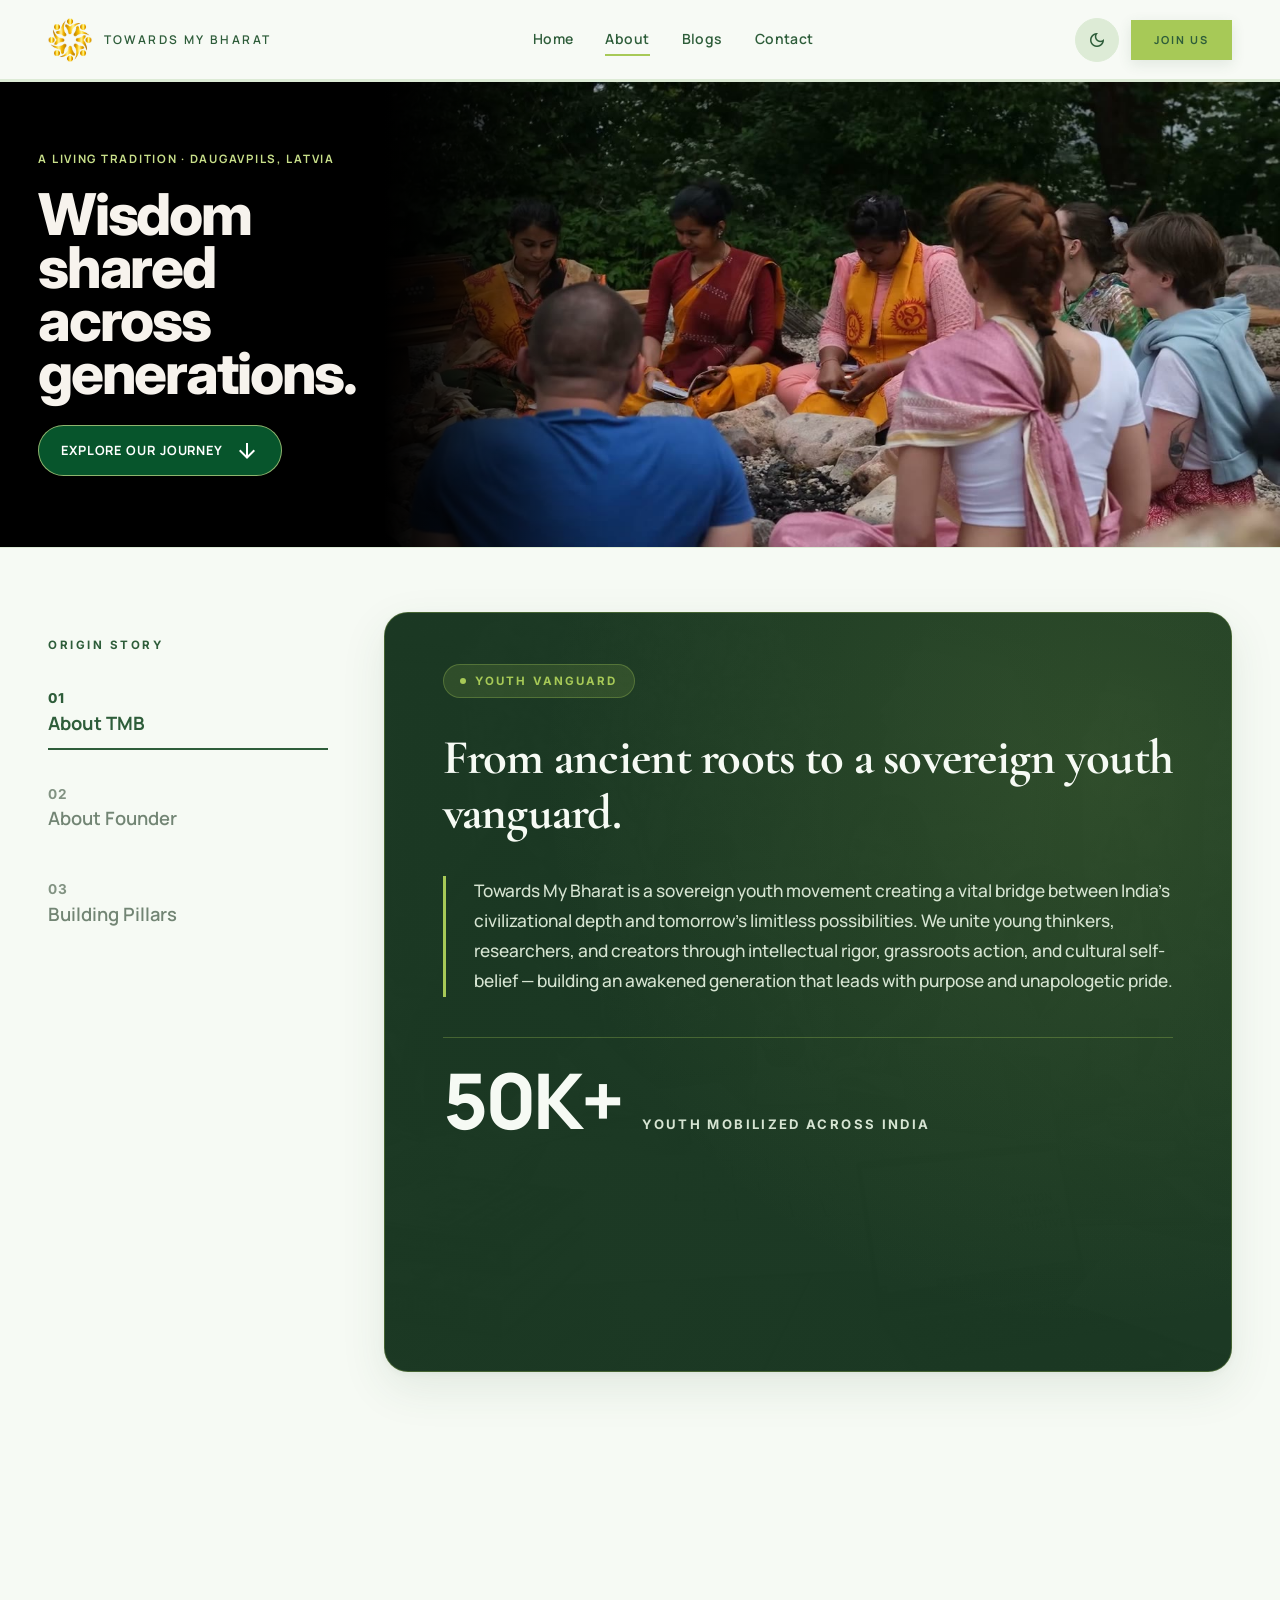
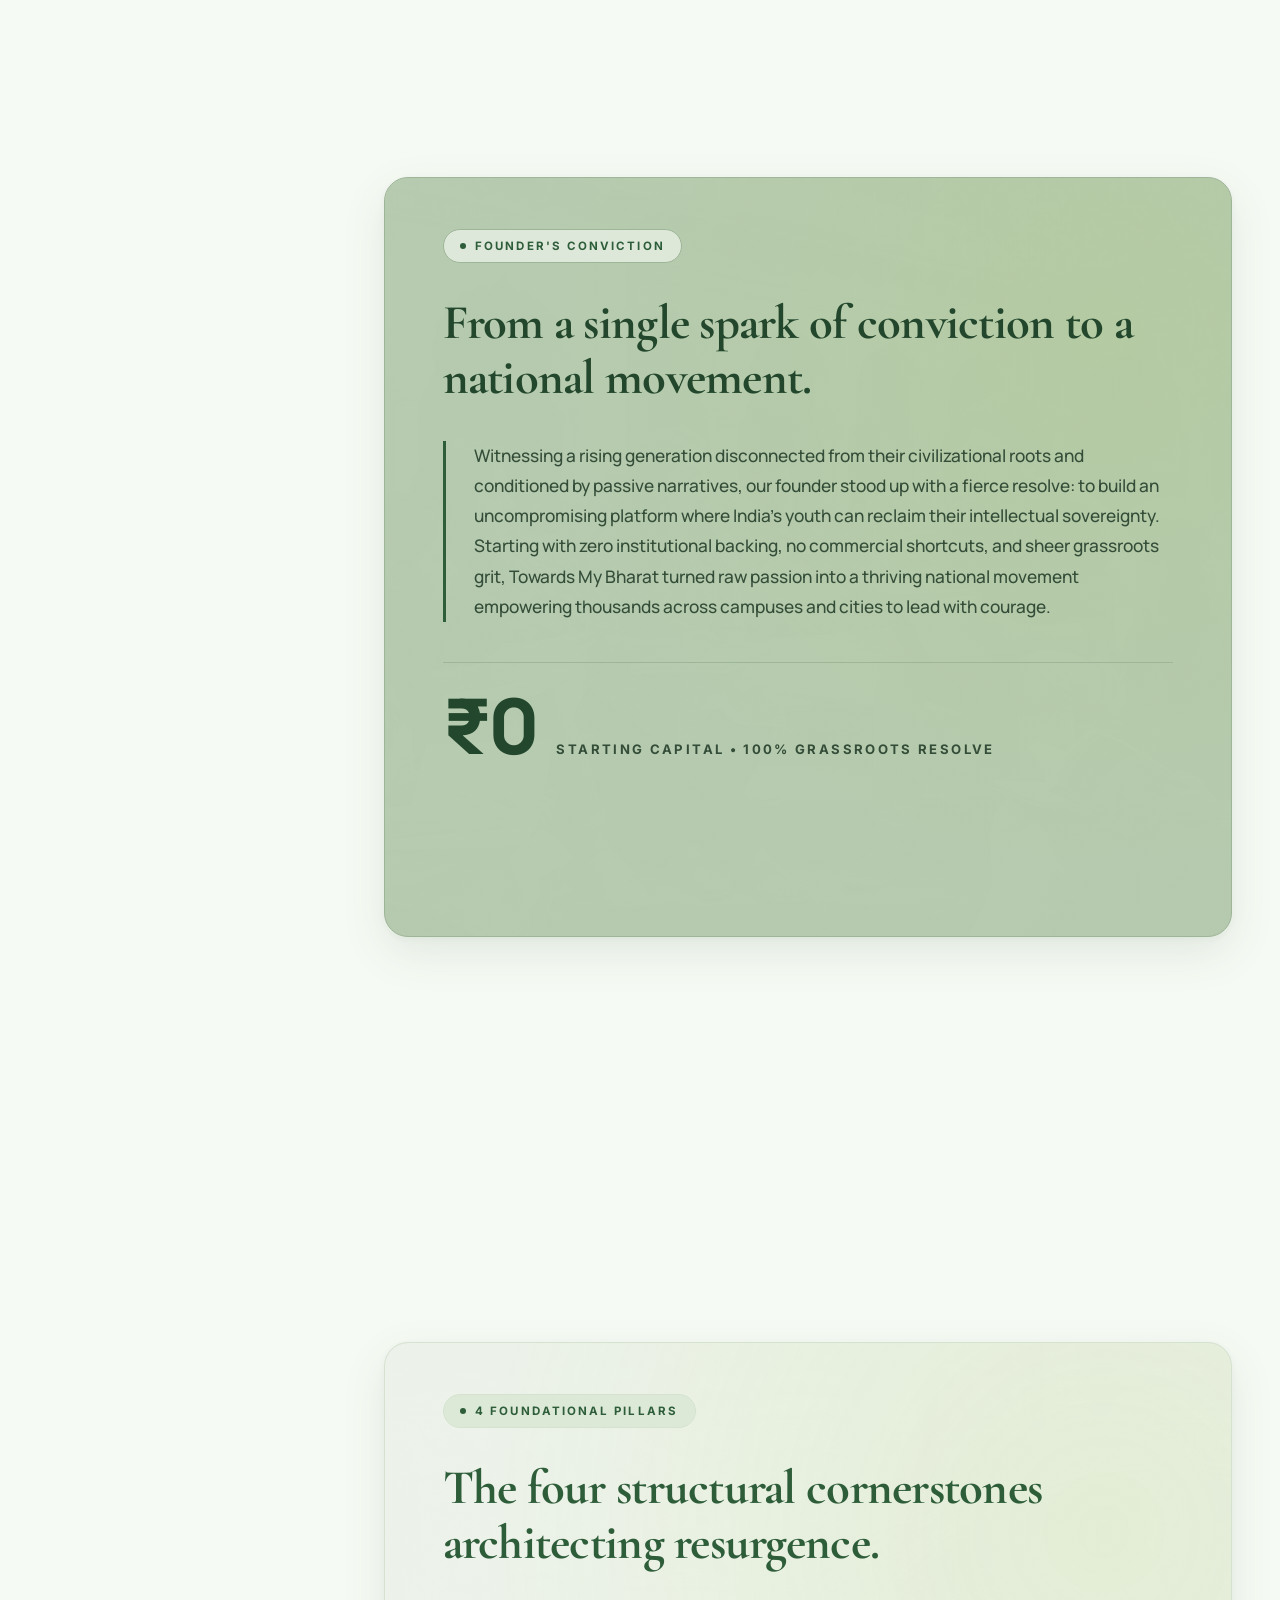
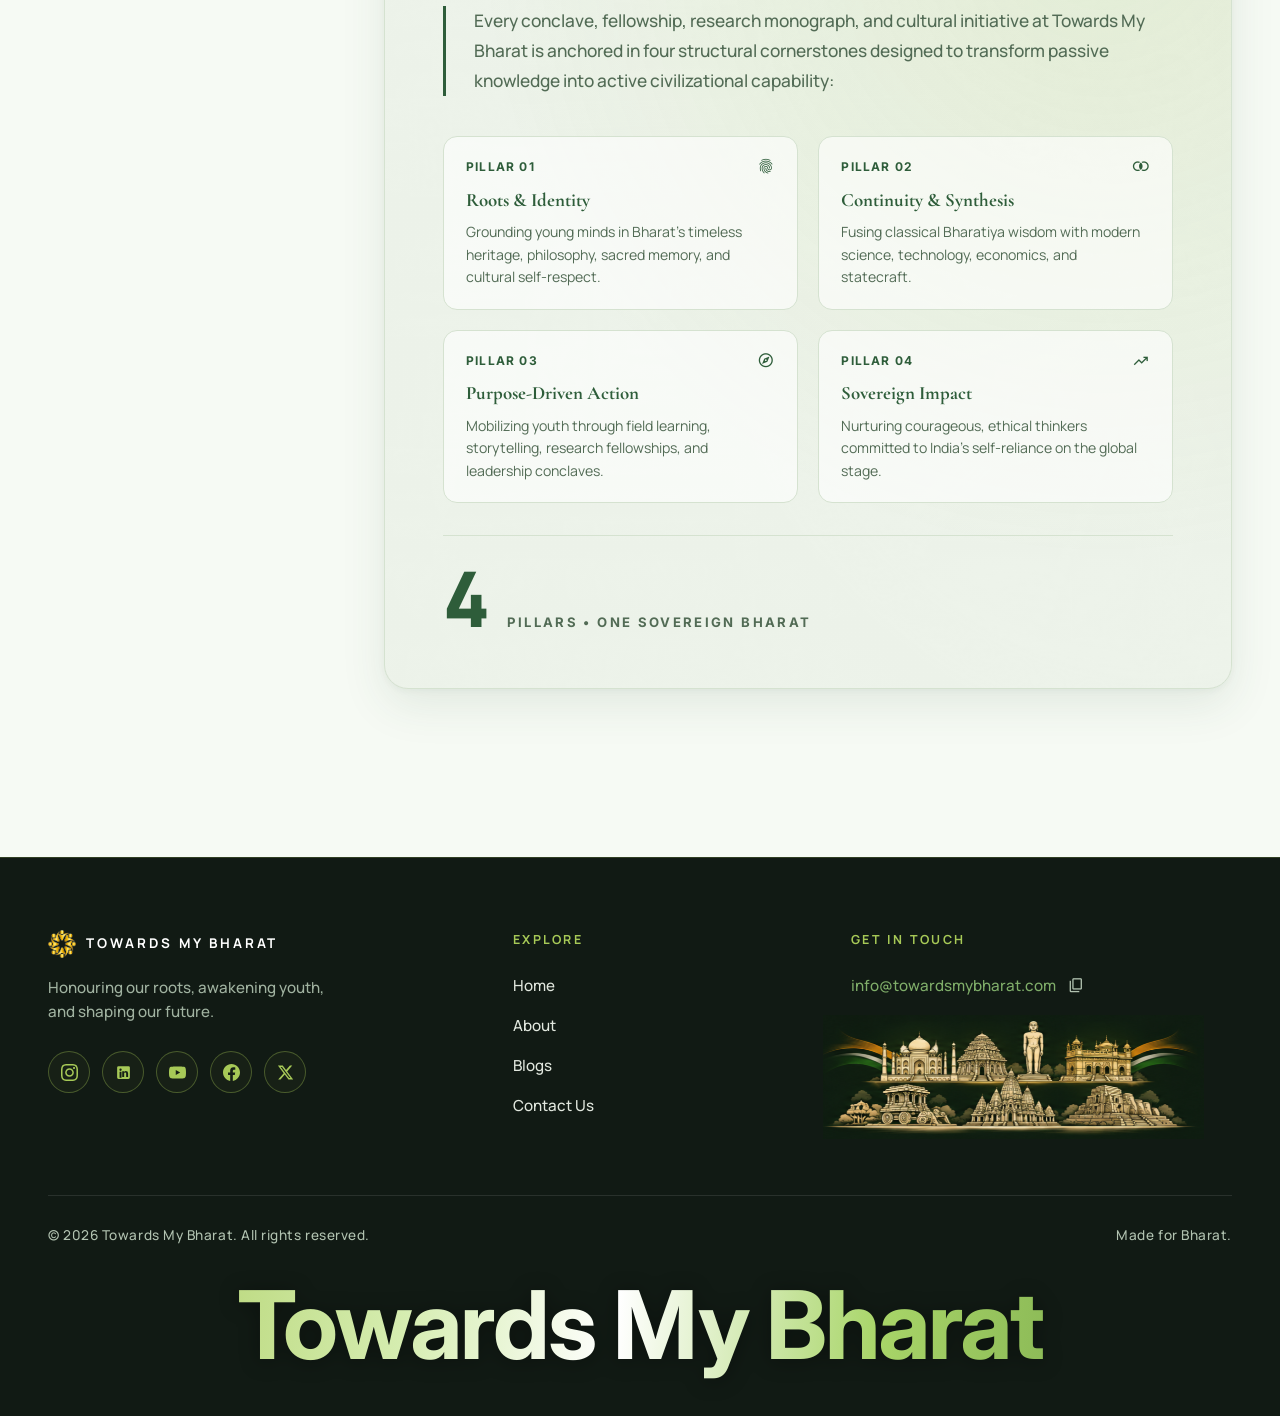
<file: about.html>
<!DOCTYPE html>
<html lang="en">

<!--
  ==============================================================================
  TOWARDS MY BHARAT (TMB) — ABOUT US NARRATIVE EXPERIENCE
  ==============================================================================

  ARCHITECTURAL OVERVIEW:
  - An inspired storytelling interface presenting TMB's origins, leadership,
    and foundational philosophy.
  - Page Architecture:
    1. Site Header & Nav (Integrated with theme toggle and mobile navigation drawer).
    2. Hero Manifesto Section (Radial background gradient, serif headline, narrative intro).
    3. Sticky Rail & Stacking Cards Experience (.about-experience-section):
       - Left Column: Sticky rail (.about-rail) featuring milestone items (.rail-item 01, 02, 03).
       - Right Column: Stacking cards stream (.about-cards-stream) containing .story-card articles.
    4. Footer (Direct communication channels, copyright, brand watermark).

  FILE RELATIONSHIPS:
  - theme.js: Synchronous head script for instantaneous light/dark theme resolution.
  - style.css: Global design system tokens and base classes.
  - about.css: Specialized sticky stacking coordinates, ascending z-indices, and dimming physics.
  - about.js: Dynamic scroll controller updating .rail-item.active and .story-card.is-covered.

  DATA-ATTRIBUTES DIRECTORY:
  - data-index="<0|1|2>": Links .rail-item buttons to the corresponding .story-card elements.
  - data-copy="<email>": Configures one-click email copying on footer buttons.
  ==============================================================================
-->

<head>
  <meta charset="utf-8">
  <meta content="width=device-width, initial-scale=1.0" name="viewport">
  <title>About Us | Towards My Bharat</title>
  <meta name="description"
    content="Discover Towards My Bharat: our origin story, visionary founder journey, and the four foundational pillars shaping India's sovereign youth renaissance.">
  <link rel="icon" type="image/png" href="photos/TMB Logo.png">

  <!-- Typography & Icons -->
  <link rel="preconnect" href="https://fonts.googleapis.com">
  <link rel="preconnect" href="https://fonts.gstatic.com" crossorigin>
  <link
    href="https://fonts.googleapis.com/css2?family=Instrument+Serif:ital@1&family=Inter:wght@400;500;600;700;800;900&family=Cormorant+Garamond:ital,wght@0,400;0,500;0,600;0,700;1,400;1,500;1,600;1,700&family=Manrope:wght@400;500;600;700;800&display=swap"
    rel="stylesheet">
  <link href="https://fonts.googleapis.com/css2?family=Material+Symbols+Outlined:opsz,wght,FILL,GRAD@24,400,0,0"
    rel="stylesheet">

  <!-- Early Theme Bootstrap (Prevents Flash of Unstyled Content / FOUC) -->
  <script src="theme.js"></script>
  <script src="page-transitions.js" defer></script>

  <!-- Core Master Stylesheet & About Page Stacking Stylesheet -->
  <link rel="stylesheet" href="style.css?v=64">
  <link rel="stylesheet" href="about.css?v=26">
</head>

<body class="about-page">

  <!-- =========================================================================
       SITE HEADER NAVIGATION
       ========================================================================= -->
  <header class="site-header">
    <div class="container nav-container">

      <!-- Brand Logo & Title -->
      <a class="nav-brand" href="index.html#hero">
        <img alt="Towards My Bharat Logo" src="photos/TMB Logo.png">
        <span class="nav-brand-text">Towards My Bharat</span>
      </a>

      <!-- Desktop Navigation Links -->
      <nav class="nav-links" aria-label="Main Navigation">
        <a href="index.html#hero" class="nav-link">Home</a>
        <a href="about.html" class="nav-link active">About</a>
        <a href="blog.html" class="nav-link">Blogs</a>
        <a href="contact.html" class="nav-link">Contact</a>
      </nav>

      <!-- Header Actions -->
      <div class="nav-actions">
        <button id="themeToggle" class="theme-toggle" type="button" aria-label="Switch to dark mode"
          aria-pressed="false" title="Switch to dark mode">
          <span class="material-symbols-outlined" aria-hidden="true">dark_mode</span>
        </button>

        <a href="https://whatsapp.com/channel/0029Vb9bMMyDTkKBztQtTL2A" target="_blank" rel="noopener noreferrer"
          class="nav-cta-btn">
          Join Us
        </a>

        <!-- Mobile Menu Toggle Button -->
        <button id="mobileToggle" class="mobile-toggle" aria-label="Toggle navigation" aria-expanded="false">
          <span class="material-symbols-outlined">menu</span>
        </button>
      </div>

    </div>

    <!-- Mobile Navigation Drawer -->
    <div id="mobileNav" class="mobile-nav-drawer">
      <ul class="mobile-nav-list">
        <li><a class="mobile-nav-link" href="index.html#hero">Home</a></li>
        <li><a class="mobile-nav-link" href="about.html">About</a></li>
        <li><a class="mobile-nav-link" href="blog.html">Blogs</a></li>
        <li><a class="mobile-nav-link" href="contact.html">Contact</a></li>
        <li>
          <a href="https://whatsapp.com/channel/0029Vb9bMMyDTkKBztQtTL2A" target="_blank" rel="noopener noreferrer"
            class="mobile-cta">
            Join Us
          </a>
        </li>
      </ul>
    </div>
  </header> <!-- =========================================================================
       HERO SHOWCASE: FULL-WIDTH BANNER WITH OVERLAY TEXT
       ========================================================================= -->
  <!-- Previous About hero: uncomment to restore the original banner.
  <section class="main-about-herosection" aria-label="About Towards My Bharat">
    <img class="about-hero-artwork-img" src="assets/images/about-hero-user.png"
      alt="Towards My Bharat � Cultural heritage and young generation shaping India's future through the portal of opportunity"
      width="2078" height="757" loading="eager" decoding="async">
    <a class="about-hero-image-cta" href="#origin-story" aria-label="Explore our journey">
      <span class="visually-hidden">Explore Our Journey</span>
    </a>
  </section>
  -->
  <section class="about-video-hero" aria-labelledby="about-video-hero-title">
    <div class="about-video-hero-content">
      <span class="about-video-hero-kicker">A living tradition · Daugavpils, Latvia</span>
      <h1 id="about-video-hero-title">Wisdom shared across generations.</h1>
      <a class="about-video-hero-link" href="#origin-story">
        <span>Explore our journey</span>
        <span class="material-symbols-outlined" aria-hidden="true">arrow_downward</span>
      </a>
    </div>
    <div class="about-video-hero-media-container">
      <video id="about-hero-video" class="about-video-hero-media" autoplay muted loop playsinline preload="metadata"
        poster="assets/images/about-yagya-poster.jpg" aria-hidden="true">
        <source src="Yagya%202022%2C%20Daugavpils%20city%2C%20Latvia.mp4" type="video/mp4">
      </video>
    </div>
  </section>
  <!-- =========================================================================
       STICKY RAIL & OVERLAPPING STACKING CARDS EXPERIENCE
       ========================================================================= -->
  <section class="about-experience-section" id="origin-story">
    <div class="container about-experience-grid">

      <!-- STICKY LEFT RAIL -->
      <aside class="about-rail" aria-label="Section selector">
        <span class="rail-category-tag">ORIGIN STORY</span>
        <nav class="rail-nav">
          <!-- Item 01 -->
          <button type="button" class="rail-item active" data-index="0" aria-label="Scroll to Section 01: About TMB">
            <span class="rail-item-num">01</span>
            <span class="rail-item-text">About TMB</span>
            <span class="rail-item-underline"></span>
          </button>

          <!-- Item 02 -->
          <button type="button" class="rail-item" data-index="1" aria-label="Scroll to Section 02: About Founder">
            <span class="rail-item-num">02</span>
            <span class="rail-item-text">About Founder</span>
            <span class="rail-item-underline"></span>
          </button>

          <!-- Item 03 -->
          <button type="button" class="rail-item" data-index="2" aria-label="Scroll to Section 03: Building Pillars">
            <span class="rail-item-num">03</span>
            <span class="rail-item-text">Building Pillars</span>
            <span class="rail-item-underline"></span>
          </button>
        </nav>
      </aside>

      <!-- RIGHT STACKING CARDS (OVERLAPPING STREAM) -->
      <div class="about-cards-stream">

        <!-- =====================================================================
             CARD 01: ABOUT TMB
             ===================================================================== -->
        <article class="story-card" id="section-tmb" data-index="0">
          <div class="card-bg-image" style="background-image: url('assets/images/youth-nation-building.jpg');"></div>
          <div class="card-bg-overlay"></div>

          <div class="card-content-inner">
            <!-- Pill Tag -->
            <div class="card-pill">
              <span class="pill-dot"></span>
              <span>YOUTH VANGUARD</span>
            </div>

            <!-- Headline -->
            <h2 class="card-headline">
              From ancient roots to a sovereign youth vanguard.
            </h2>

            <!-- Left-Bordered Story Paragraph -->
            <div class="card-story-block">
              <p class="card-story-paragraph">
                Towards My Bharat is a sovereign youth movement creating a vital bridge between India's civilizational
                depth and tomorrow's limitless possibilities. We unite young thinkers, researchers, and creators through
                intellectual rigor, grassroots action, and cultural self-belief — building an awakened generation that
                leads with purpose and unapologetic pride.
              </p>
            </div>

            <!-- Metric Stat Row -->
            <div class="card-metric-row">
              <div class="metric-big-num">50K+</div>
              <div class="metric-caption">YOUTH MOBILIZED ACROSS INDIA</div>
            </div>
          </div>
        </article>

        <!-- =====================================================================
             CARD 02: ABOUT FOUNDER (Overlaps Card 01 on scroll)
             ===================================================================== -->
        <article class="story-card" id="section-founder" data-index="1">
          <div class="card-bg-image" style="background-image: url('assets/images/hero-courtyard.jpg');"></div>
          <div class="card-bg-overlay"></div>

          <div class="card-content-inner">
            <!-- Pill Tag -->
            <div class="card-pill">
              <span class="pill-dot"></span>
              <span>FOUNDER'S CONVICTION</span>
            </div>

            <!-- Headline -->
            <h2 class="card-headline">
              From a single spark of conviction to a national movement.
            </h2>

            <!-- Left-Bordered Story Paragraph -->
            <div class="card-story-block">
              <p class="card-story-paragraph">
                Witnessing a rising generation disconnected from their civilizational roots and conditioned by passive
                narratives, our founder stood up with a fierce resolve: to build an uncompromising platform where
                India's youth can reclaim their intellectual sovereignty. Starting with zero institutional backing, no
                commercial shortcuts, and sheer grassroots grit, Towards My Bharat turned raw passion into a thriving
                national movement empowering thousands across campuses and cities to lead with courage.
              </p>
            </div>

            <!-- Metric Stat Row -->
            <div class="card-metric-row">
              <div class="metric-big-num">₹0</div>
              <div class="metric-caption">STARTING CAPITAL • 100% GRASSROOTS RESOLVE</div>
            </div>
          </div>
        </article>

        <!-- =====================================================================
             CARD 03: BUILDING PILLARS (Overlaps Card 02 on scroll)
             ===================================================================== -->
        <article class="story-card" id="section-pillars" data-index="2">
          <div class="card-bg-image" style="background-image: url('assets/images/research-archive.jpg');"></div>
          <div class="card-bg-overlay"></div>

          <div class="card-content-inner">
            <!-- Pill Tag -->
            <div class="card-pill">
              <span class="pill-dot"></span>
              <span>4 FOUNDATIONAL PILLARS</span>
            </div>

            <!-- Headline -->
            <h2 class="card-headline">
              The four structural cornerstones architecting resurgence.
            </h2>

            <!-- Left-Bordered Story Paragraph -->
            <div class="card-story-block">
              <p class="card-story-paragraph">
                Every conclave, fellowship, research monograph, and cultural initiative at Towards My Bharat is anchored
                in four structural cornerstones designed to transform passive knowledge into active civilizational
                capability:
              </p>
            </div>

            <!-- Pillars Mini Grid -->
            <div class="pillars-mini-grid">
              <!-- Pillar 01 -->
              <div class="pillar-mini-card">
                <div class="pillar-mini-header">
                  <span class="pillar-mini-num">PILLAR 01</span>
                  <span class="material-symbols-outlined" style="font-size: 1.1rem;">fingerprint</span>
                </div>
                <h3 class="pillar-mini-title">Roots &amp; Identity</h3>
                <p class="pillar-mini-desc">
                  Grounding young minds in Bharat's timeless heritage, philosophy, sacred memory, and cultural
                  self-respect.
                </p>
              </div>

              <!-- Pillar 02 -->
              <div class="pillar-mini-card">
                <div class="pillar-mini-header">
                  <span class="pillar-mini-num">PILLAR 02</span>
                  <span class="material-symbols-outlined" style="font-size: 1.1rem;">join_inner</span>
                </div>
                <h3 class="pillar-mini-title">Continuity &amp; Synthesis</h3>
                <p class="pillar-mini-desc">
                  Fusing classical Bharatiya wisdom with modern science, technology, economics, and statecraft.
                </p>
              </div>

              <!-- Pillar 03 -->
              <div class="pillar-mini-card">
                <div class="pillar-mini-header">
                  <span class="pillar-mini-num">PILLAR 03</span>
                  <span class="material-symbols-outlined" style="font-size: 1.1rem;">explore</span>
                </div>
                <h3 class="pillar-mini-title">Purpose-Driven Action</h3>
                <p class="pillar-mini-desc">
                  Mobilizing youth through field learning, storytelling, research fellowships, and leadership conclaves.
                </p>
              </div>

              <!-- Pillar 04 -->
              <div class="pillar-mini-card">
                <div class="pillar-mini-header">
                  <span class="pillar-mini-num">PILLAR 04</span>
                  <span class="material-symbols-outlined" style="font-size: 1.1rem;">trending_up</span>
                </div>
                <h3 class="pillar-mini-title">Sovereign Impact</h3>
                <p class="pillar-mini-desc">
                  Nurturing courageous, ethical thinkers committed to India's self-reliance on the global stage.
                </p>
              </div>
            </div>

            <!-- Metric Stat Row -->
            <div class="card-metric-row">
              <div class="metric-big-num">4</div>
              <div class="metric-caption">PILLARS • ONE SOVEREIGN BHARAT</div>
            </div>
          </div>
        </article>

      </div>

    </div>
  </section>


  <!-- =========================================================================
       FOOTER
       ========================================================================= -->
  <footer class="site-footer">
    <div class="container">
      <!-- Top Columns Grid -->
      <div class="footer-main-grid">

        <!-- Column 1: Brand Info & Socials -->
        <div class="footer-col-brand">
          <a class="footer-brand" href="index.html#hero">
            <img class="footer-brand-img" alt="Towards My Bharat Logo" src="photos/TMB Logo.png">
            <span class="footer-brand-name">Towards My Bharat</span>
          </a>
          <p class="footer-brand-tagline">
            Honouring our roots, awakening youth, <br>and shaping our future.
          </p>
          <div class="footer-social-row" aria-label="Social media channels">
            <a aria-label="Instagram" class="footer-social-icon"
              href="https://www.instagram.com/towards._mybharat?stkn=MXZlNnU2aWJ4YjN1eQ==" target="_blank"
              rel="noopener noreferrer">
              <svg viewBox="0 0 24 24" aria-hidden="true">
                <path
                  d="M12 2.163c3.204 0 3.584.012 4.85.07 3.252.148 4.771 1.691 4.919 4.919.058 1.265.069 1.645.069 4.849 0 3.205-.012 3.584-.069 4.849-.149 3.225-1.664 4.771-4.919 4.919-1.266.058-1.644.07-4.85.07-3.204 0-3.584-.012-4.849-.07-3.26-.149-4.771-1.699-4.919-4.92-.058-1.265-.07-1.644-.07-4.849 0-3.204.013-3.583.07-4.849.149-3.227 1.664-4.771 4.919-4.919 1.266-.057 1.645-.069 4.849-.069zm0-2.163c-3.259 0-3.667.014-4.947.072-4.358.2-6.78 2.618-6.98 6.98-.059 1.281-.073 1.689-.073 4.948 0 3.259.014 3.668.072 4.948.2 4.358 2.618 6.78 6.98 6.98 1.281.058 1.689.072 4.948.072 3.259 0 3.668-.014 4.948-.072 4.354-.2 6.782-2.618 6.979-6.98.059-1.28.073-1.689.073-4.948 0-3.259-.014-3.667-.072-4.947-.196-4.354-2.617-6.78-6.979-6.98-1.281-.059-1.69-.073-4.949-.073zm0 5.838c-3.403 0-6.162 2.759-6.162 6.162s2.759 6.163 6.162 6.163 6.162-2.759 6.162-6.163c0-3.403-2.759-6.162-6.162-6.162zm0 10.162c-2.209 0-4-1.79-4-4 0-2.209 1.791-4 4-4s4 1.791 4 4c0 2.21-1.791 4-4 4zm6.406-11.845c-.796 0-1.441.645-1.441 1.44s.645 1.44 1.441 1.44c.795 0 1.439-.645 1.439-1.44s-.644-1.44-1.439-1.44z" />
              </svg>
            </a>
            <a aria-label="LinkedIn" class="footer-social-icon" href="https://linkedin.com" target="_blank"
              rel="noopener noreferrer">
              <svg viewBox="0 0 24 24" aria-hidden="true">
                <path
                  d="M19 3a2 2 0 0 1 2 2v14a2 2 0 0 1-2 2H5a2 2 0 0 1-2-2V5a2 2 0 0 1 2-2h14m-.5 15.5v-5.3a3.26 3.26 0 0 0-3.26-3.26c-.85 0-1.84.52-2.28 1.3v-1.11h-2.79v8.37h2.79v-4.93c0-.77.62-1.4 1.39-1.4a1.4 1.4 0 0 1 1.4 1.4v4.93h2.75M6.46 10.9v8.37H9.2V10.9H6.46M7.83 6.45a1.63 1.63 0 0 0-1.63 1.63c0 .9.73 1.63 1.63 1.63a1.63 1.63 0 0 0 1.63-1.63c0-.9-.73-1.63-1.63-1.63z" />
              </svg>
            </a>
            <a aria-label="YouTube" class="footer-social-icon" href="https://youtube.com" target="_blank"
              rel="noopener noreferrer">
              <svg viewBox="0 0 24 24" aria-hidden="true">
                <path
                  d="M23.498 6.186a3.016 3.016 0 0 0-2.122-2.136C19.505 3.545 12 3.545 12 3.545s-7.505 0-9.377.505A3.017 3.017 0 0 0 .502 6.186C0 8.07 0 12 0 12s0 3.93.502 5.814a3.016 3.016 0 0 0 2.122 2.136c1.871.505 9.376.505 9.376.505s7.505 0 9.377-.505a3.015 3.015 0 0 0 2.122-2.136C24 15.93 24 12 24 12s0-3.93-.502-5.814zM9.545 15.568V8.432L15.818 12l-6.273 3.568z" />
              </svg>
            </a>
            <a aria-label="Facebook" class="footer-social-icon" href="https://facebook.com" target="_blank"
              rel="noopener noreferrer">
              <svg viewBox="0 0 24 24" aria-hidden="true">
                <path
                  d="M24 12.073c0-6.627-5.373-12-12-12s-12 5.373-12 12c0 5.99 4.388 10.954 10.125 11.854v-8.385H7.078v-3.47h3.047V9.43c0-3.007 1.792-4.669 4.533-4.669 1.312 0 2.686.235 2.686.235v2.953H15.83c-1.491 0-1.956.925-1.956 1.874v2.25h3.328l-.532 3.47h-2.796v8.385C19.612 23.027 24 18.062 24 12.073z" />
              </svg>
            </a>
            <a aria-label="X (Twitter)" class="footer-social-icon" href="https://x.com" target="_blank"
              rel="noopener noreferrer">
              <svg viewBox="0 0 24 24" aria-hidden="true">
                <path
                  d="M18.244 2.25h3.308l-7.227 8.26 8.502 11.24H16.17l-5.214-6.817L4.99 21.75H1.68l7.73-8.835L1.254 2.25H8.08l4.713 6.231zm-1.161 17.52h1.833L7.084 4.126H5.117z" />
              </svg>
            </a>
          </div>
        </div>

        <!-- Column 2: Vertical Pages Navigation -->
        <div class="footer-col-nav">
          <span class="footer-heading">EXPLORE</span>
          <nav class="footer-vertical-links" aria-label="Footer pages navigation">
            <a href="index.html#hero">Home</a>
            <a href="about.html">About</a>
            <a href="blog.html">Blogs</a>
            <a href="contact.html">Contact Us</a>
          </nav>
        </div>

        <!-- Column 3: Contact & Email -->
        <div class="footer-col-contact">
          <span class="footer-heading">GET IN TOUCH</span>
          <div class="footer-email-row">
            <a href="mailto:info@towardsmybharat.com" class="footer-email-link">info@towardsmybharat.com</a>
            <button type="button" class="footer-copy-btn" data-copy="info@towardsmybharat.com" aria-label="Copy email"
              title="Copy email">
              <span class="material-symbols-outlined">content_copy</span>
            </button>
          </div>
          <img class="footer-heritage-img" src="assets/images/footer-heritage-panorama.png?v=1" alt=""
            aria-hidden="true" width="1100" height="360" loading="lazy" decoding="async">
        </div>
      </div>

      <!-- Bottom Bar: Copyright & Made in India -->
      <div class="footer-meta-bar">
        <span>© 2026 Towards My Bharat. All rights reserved.</span>
        <span>Made for Bharat.</span>
      </div>

      <!-- Giant Background Watermark -->
      <div class="footer-wordmark" aria-hidden="true">Towards My Bharat</div>

    </div>
  </footer>

  <!-- Page Interaction Script -->
  <script src="about.js"></script>
</body>

</html>
</file>
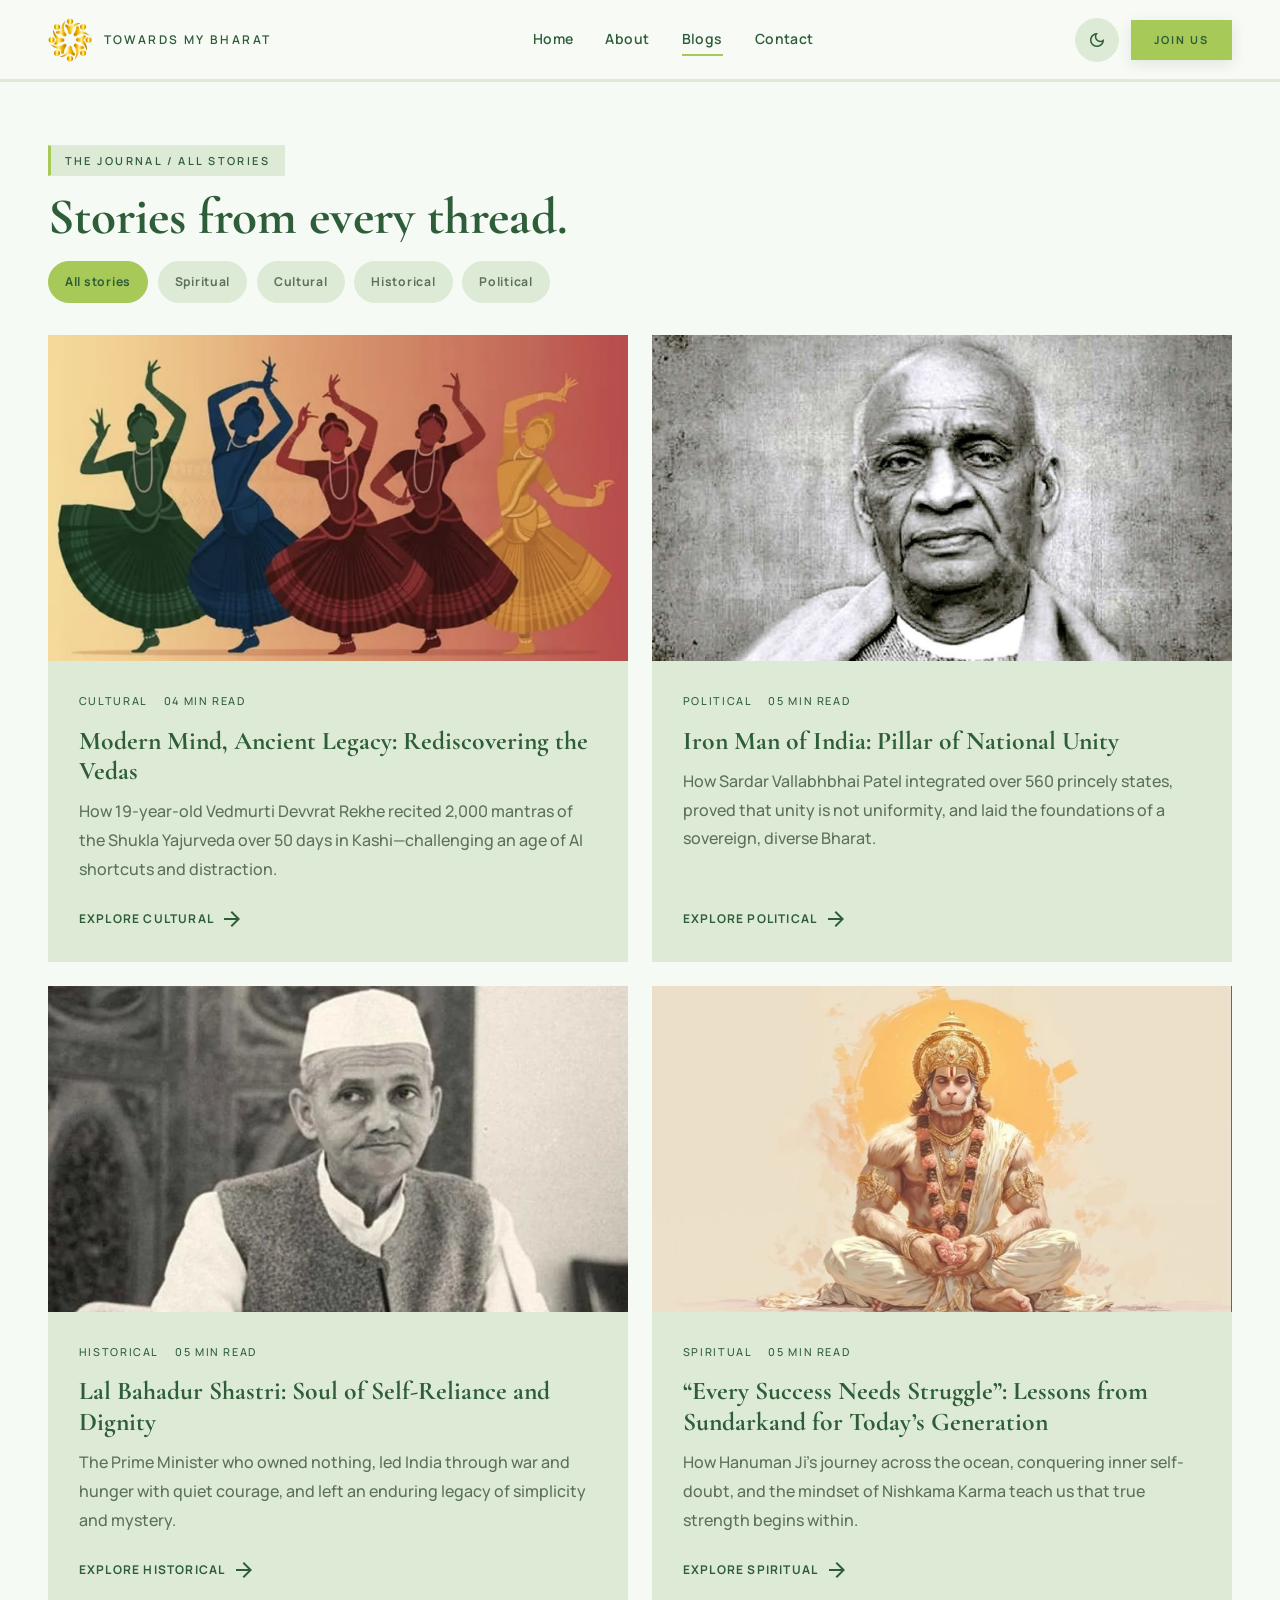
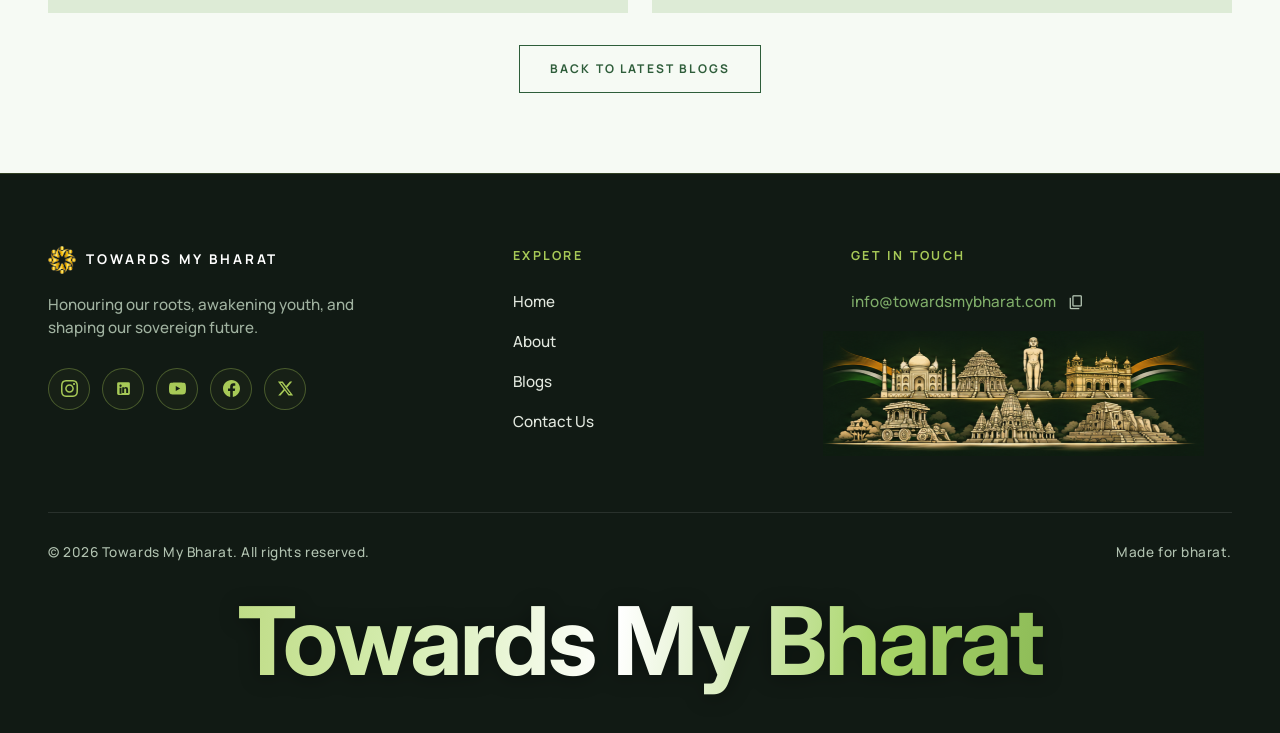
<file: all-blogs.html>
<!DOCTYPE html>
<html lang="en">

<!--
  ==============================================================================
  TOWARDS MY BHARAT (TMB) — ALL BLOGS / JOURNAL ARCHIVE
  ==============================================================================

  ARCHITECTURAL ROLE:
  - Serves as the complete editorial archive repository.
  - Dynamically populated by `script.js` which mounts all articles from the
    `blogs` dataset into `<div id="allBlogs" class="container blog-grid"></div>`.

  FILE RELATIONSHIPS:
  - theme.js: Synchronous pre-render script setting light/dark theme.
  - style.css?v=38: Layout classes (.blog-grid, .blog-card, .featured-blog, .journal-meta).
  - script.js: Core controller mounting blog card markup dynamically into #allBlogs.
  ==============================================================================
-->

<head>
  <meta charset="utf-8">
  <meta content="width=device-width, initial-scale=1.0" name="viewport">
  <title>All Blogs | Towards My Bharat</title>
  <meta name="description" content="Browse more stories, notes, and reflections from Towards My Bharat.">
  <link rel="icon" type="image/png" href="photos/TMB Logo.png">
  <link rel="preconnect" href="https://fonts.googleapis.com">
  <link rel="preconnect" href="https://fonts.gstatic.com" crossorigin>
  <link
    href="https://fonts.googleapis.com/css2?family=Inter:wght@800;900&family=Cormorant+Garamond:ital,wght@0,400;0,500;0,600;0,700;1,400;1,500;1,600;1,700&family=Manrope:wght@400;500;600;700;800&display=swap"
    rel="stylesheet">
  <link href="https://fonts.googleapis.com/css2?family=Material+Symbols+Outlined:opsz,wght,FILL,GRAD@24,400,0,0"
    rel="stylesheet">

  <!-- Early Theme Bootstrap (Prevents Flash of Unstyled Content / FOUC) -->
  <script src="theme.js"></script>
  <script src="page-transitions.js" defer></script>
  <link rel="stylesheet" href="style.css?v=38">
</head>

<body>
  <header class="site-header">
    <div class="container nav-container">
      <a class="nav-brand" href="index.html#hero">
        <img alt="Towards My Bharat Logo" src="photos/TMB Logo.png">
        <span class="nav-brand-text">Towards My Bharat</span>
      </a>

      <nav class="nav-links" aria-label="Main Navigation">
        <a href="index.html#hero" class="nav-link">Home</a>
        <a href="about.html" class="nav-link">About</a>
        <a href="blog.html" class="nav-link active">Blogs</a>
        <a href="contact.html" class="nav-link">Contact</a>
      </nav>

      <div class="nav-actions">
        <button id="themeToggle" class="theme-toggle" type="button" aria-label="Switch to dark mode"
          aria-pressed="false" title="Switch to dark mode">
          <span class="material-symbols-outlined" aria-hidden="true">dark_mode</span>
        </button>

        <a href="https://whatsapp.com/channel/0029Vb9bMMyDTkKBztQtTL2A" target="_blank" rel="noopener noreferrer"
          class="nav-cta-btn">
          Join Us
        </a>

        <button id="mobileToggle" class="mobile-toggle" aria-label="Toggle navigation" aria-expanded="false">
          <span class="material-symbols-outlined">menu</span>
        </button>
      </div>
    </div>

    <div id="mobileNav" class="mobile-nav-drawer">
      <ul class="mobile-nav-list">
        <li><a class="mobile-nav-link" href="index.html#hero">Home</a></li>
        <li><a class="mobile-nav-link" href="about.html">About</a></li>
        <li><a class="mobile-nav-link" href="blog.html">Blogs</a></li>
        <li><a class="mobile-nav-link" href="contact.html">Contact</a></li>
        <li>
          <a href="https://whatsapp.com/channel/0029Vb9bMMyDTkKBztQtTL2A" target="_blank" rel="noopener noreferrer"
            class="mobile-cta">
            Join Us
          </a>
        </li>
      </ul>
    </div>
  </header>

  <main>
    <!-- <section class="blog-page-hero">
      <div class="container blog-page-hero-inner">
        <span class="section-badge">Archive</span>
        <h1 class="section-title">More stories from the field.</h1>
        <p class="text-muted">
          A wider collection of essays, reflections, and notes from our learning journeys and community work.
        </p>
      </div>
    </section> -->

    <section class="blog-page-content">
      <div class="container blog-page-intro">
        <div>
          <span id="blogArchiveEyebrow" class="section-badge">The journal / all stories</span>
          <h2 id="blogArchiveTitle">Stories from every thread.</h2>
        </div>
      </div>

      <nav id="blogCategoryNav" class="container blog-category-nav" aria-label="Filter stories by category"></nav>

      <div id="allBlogs" class="container blog-grid"></div>

      <div class="container blog-explore-wrap">
        <a class="btn btn-outline" href="blog.html">
          <span>Back to Latest Blogs</span>
        </a>
      </div>
    </section>
  </main>
  <!-- =========================================================================
       FOOTER
       ========================================================================= -->
  <footer class="site-footer">
    <div class="container">
      <!-- Top Columns Grid -->
      <div class="footer-main-grid">

        <!-- Column 1: Brand Info & Socials -->
        <div class="footer-col-brand">
          <a class="footer-brand" href="index.html#hero">
            <img class="footer-brand-img" alt="Towards My Bharat Logo" src="photos/TMB Logo.png">
            <span class="footer-brand-name">Towards My Bharat</span>
          </a>
          <p class="footer-brand-tagline">
            Honouring our roots, awakening youth, and shaping our sovereign future.
          </p>
          <div class="footer-social-row" aria-label="Social media channels">
            <a aria-label="Instagram" class="footer-social-icon"
              href="https://www.instagram.com/towards._mybharat?stkn=MXZlNnU2aWJ4YjN1eQ==" target="_blank"
              rel="noopener noreferrer">
              <svg viewBox="0 0 24 24" aria-hidden="true">
                <path
                  d="M12 2.163c3.204 0 3.584.012 4.85.07 3.252.148 4.771 1.691 4.919 4.919.058 1.265.069 1.645.069 4.849 0 3.205-.012 3.584-.069 4.849-.149 3.225-1.664 4.771-4.919 4.919-1.266.058-1.644.07-4.85.07-3.204 0-3.584-.012-4.849-.07-3.26-.149-4.771-1.699-4.919-4.92-.058-1.265-.07-1.644-.07-4.849 0-3.204.013-3.583.07-4.849.149-3.227 1.664-4.771 4.919-4.919 1.266-.057 1.645-.069 4.849-.069zm0-2.163c-3.259 0-3.667.014-4.947.072-4.358.2-6.78 2.618-6.98 6.98-.059 1.281-.073 1.689-.073 4.948 0 3.259.014 3.668.072 4.948.2 4.358 2.618 6.78 6.98 6.98 1.281.058 1.689.072 4.948.072 3.259 0 3.668-.014 4.948-.072 4.354-.2 6.782-2.618 6.979-6.98.059-1.28.073-1.689.073-4.948 0-3.259-.014-3.667-.072-4.947-.196-4.354-2.617-6.78-6.979-6.98-1.281-.059-1.69-.073-4.949-.073zm0 5.838c-3.403 0-6.162 2.759-6.162 6.162s2.759 6.163 6.162 6.163 6.162-2.759 6.162-6.163c0-3.403-2.759-6.162-6.162-6.162zm0 10.162c-2.209 0-4-1.79-4-4 0-2.209 1.791-4 4-4s4 1.791 4 4c0 2.21-1.791 4-4 4zm6.406-11.845c-.796 0-1.441.645-1.441 1.44s.645 1.44 1.441 1.44c.795 0 1.439-.645 1.439-1.44s-.644-1.44-1.439-1.44z" />
              </svg>
            </a>
            <a aria-label="LinkedIn" class="footer-social-icon" href="https://linkedin.com" target="_blank"
              rel="noopener noreferrer">
              <svg viewBox="0 0 24 24" aria-hidden="true">
                <path
                  d="M19 3a2 2 0 0 1 2 2v14a2 2 0 0 1-2 2H5a2 2 0 0 1-2-2V5a2 2 0 0 1 2-2h14m-.5 15.5v-5.3a3.26 3.26 0 0 0-3.26-3.26c-.85 0-1.84.52-2.28 1.3v-1.11h-2.79v8.37h2.79v-4.93c0-.77.62-1.4 1.39-1.4a1.4 1.4 0 0 1 1.4 1.4v4.93h2.75M6.46 10.9v8.37H9.2V10.9H6.46M7.83 6.45a1.63 1.63 0 0 0-1.63 1.63c0 .9.73 1.63 1.63 1.63a1.63 1.63 0 0 0 1.63-1.63c0-.9-.73-1.63-1.63-1.63z" />
              </svg>
            </a>
            <a aria-label="YouTube" class="footer-social-icon" href="https://youtube.com" target="_blank"
              rel="noopener noreferrer">
              <svg viewBox="0 0 24 24" aria-hidden="true">
                <path
                  d="M23.498 6.186a3.016 3.016 0 0 0-2.122-2.136C19.505 3.545 12 3.545 12 3.545s-7.505 0-9.377.505A3.017 3.017 0 0 0 .502 6.186C0 8.07 0 12 0 12s0 3.93.502 5.814a3.016 3.016 0 0 0 2.122 2.136c1.871.505 9.376.505 9.376.505s7.505 0 9.377-.505a3.015 3.015 0 0 0 2.122-2.136C24 15.93 24 12 24 12s0-3.93-.502-5.814zM9.545 15.568V8.432L15.818 12l-6.273 3.568z" />
              </svg>
            </a>
            <a aria-label="Facebook" class="footer-social-icon" href="https://facebook.com" target="_blank"
              rel="noopener noreferrer">
              <svg viewBox="0 0 24 24" aria-hidden="true">
                <path
                  d="M24 12.073c0-6.627-5.373-12-12-12s-12 5.373-12 12c0 5.99 4.388 10.954 10.125 11.854v-8.385H7.078v-3.47h3.047V9.43c0-3.007 1.792-4.669 4.533-4.669 1.312 0 2.686.235 2.686.235v2.953H15.83c-1.491 0-1.956.925-1.956 1.874v2.25h3.328l-.532 3.47h-2.796v8.385C19.612 23.027 24 18.062 24 12.073z" />
              </svg>
            </a>
            <a aria-label="X (Twitter)" class="footer-social-icon" href="https://x.com" target="_blank"
              rel="noopener noreferrer">
              <svg viewBox="0 0 24 24" aria-hidden="true">
                <path
                  d="M18.244 2.25h3.308l-7.227 8.26 8.502 11.24H16.17l-5.214-6.817L4.99 21.75H1.68l7.73-8.835L1.254 2.25H8.08l4.713 6.231zm-1.161 17.52h1.833L7.084 4.126H5.117z" />
              </svg>
            </a>
          </div>
        </div>

        <!-- Column 2: Vertical Pages Navigation -->
        <div class="footer-col-nav">
          <span class="footer-heading">EXPLORE</span>
          <nav class="footer-vertical-links" aria-label="Footer pages navigation">
            <a href="index.html#hero">Home</a>
            <a href="about.html">About</a>
            <a href="blog.html">Blogs</a>
            <a href="contact.html">Contact Us</a>
          </nav>
        </div>

        <!-- Column 3: Contact & Email -->
        <div class="footer-col-contact">
          <span class="footer-heading">GET IN TOUCH</span>
          <div class="footer-email-row">
            <a href="mailto:info@towardsmybharat.com" class="footer-email-link">info@towardsmybharat.com</a>
            <button type="button" class="footer-copy-btn" data-copy="info@towardsmybharat.com" aria-label="Copy email"
              title="Copy email">
              <span class="material-symbols-outlined">content_copy</span>
            </button>
          </div>
          <img class="footer-heritage-img" src="assets/images/footer-heritage-panorama.png?v=1" alt=""
            aria-hidden="true" width="1100" height="360" loading="lazy" decoding="async">
        </div>
      </div>

      <!-- Bottom Bar: Copyright & Made in India -->
      <div class="footer-meta-bar">
        <span>© 2026 Towards My Bharat. All rights reserved.</span>
        <span>Made for bharat.</span>
      </div>

      <!-- Giant Background Watermark -->
      <div class="footer-wordmark" aria-hidden="true">Towards My Bharat</div>

    </div>
  </footer>

  <!-- Page Interaction Script -->
  <script src="script.js"></script>
</body>

</html>
</file>
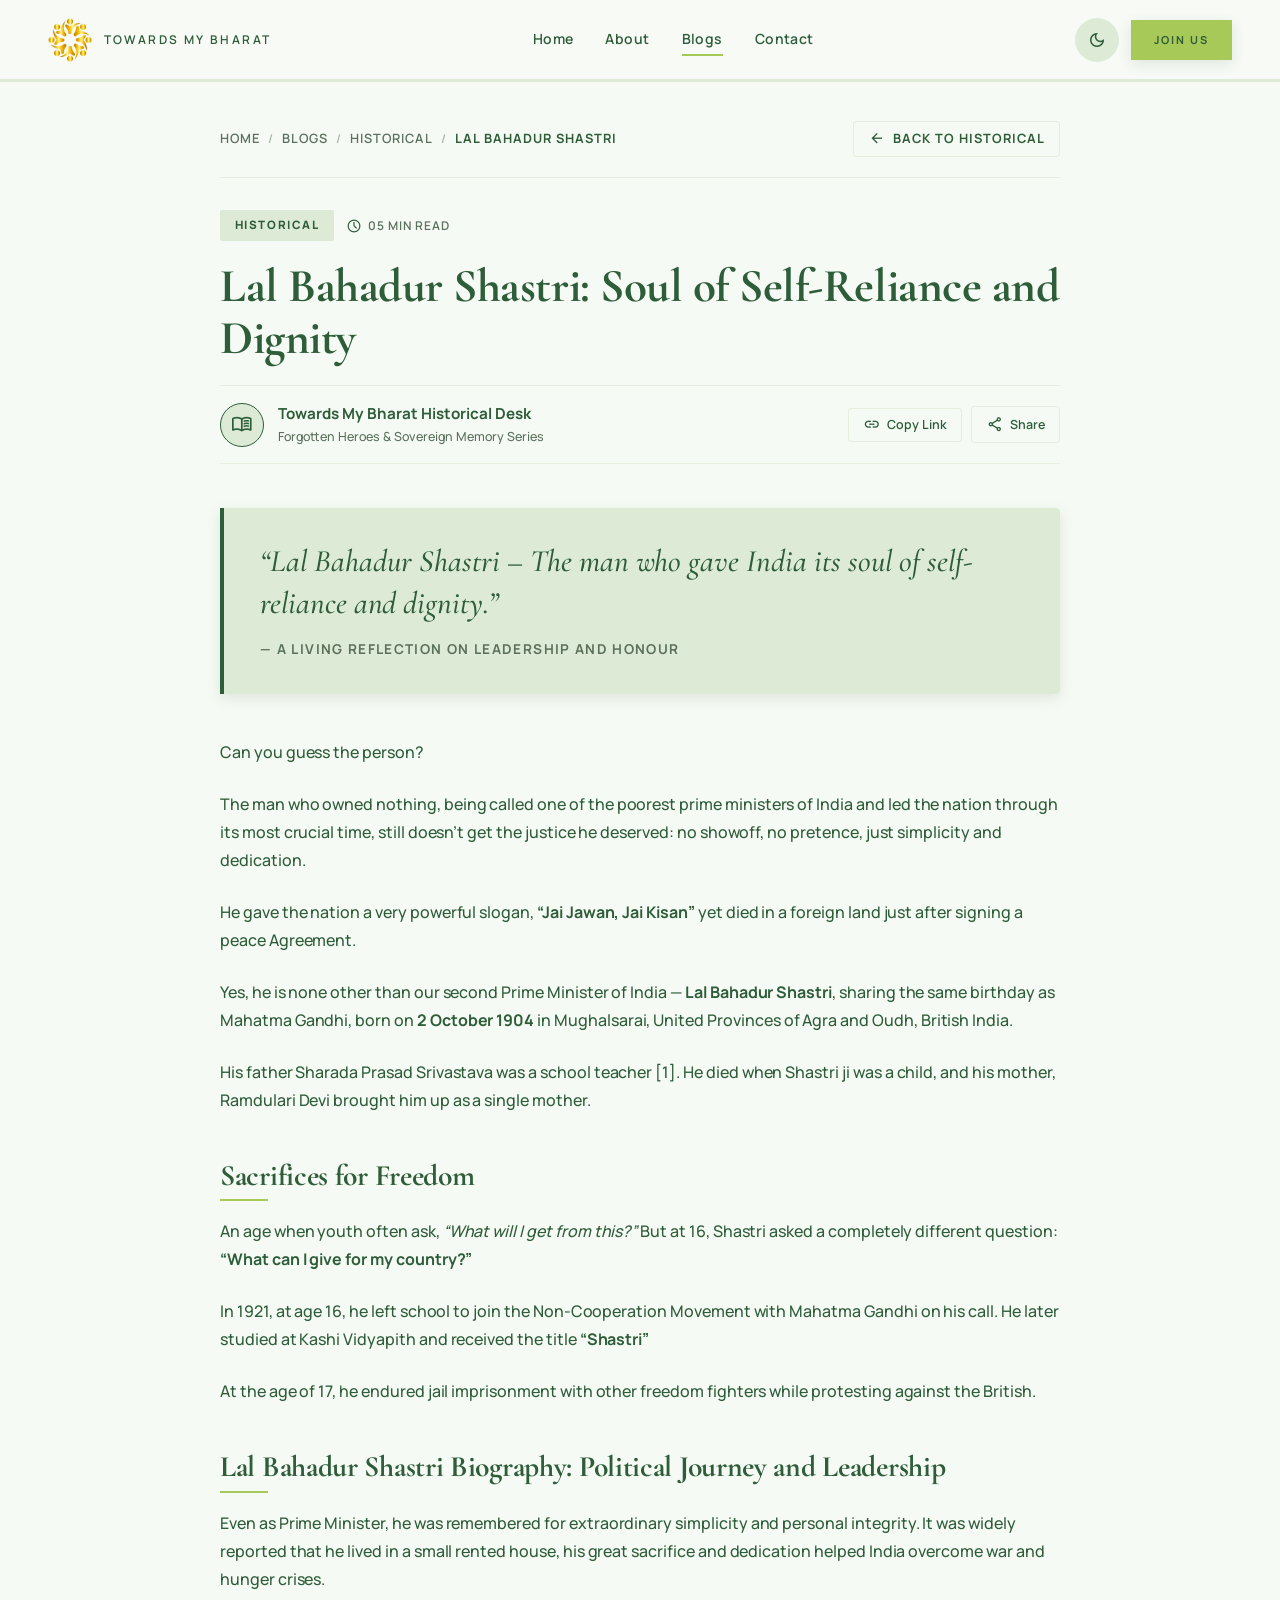
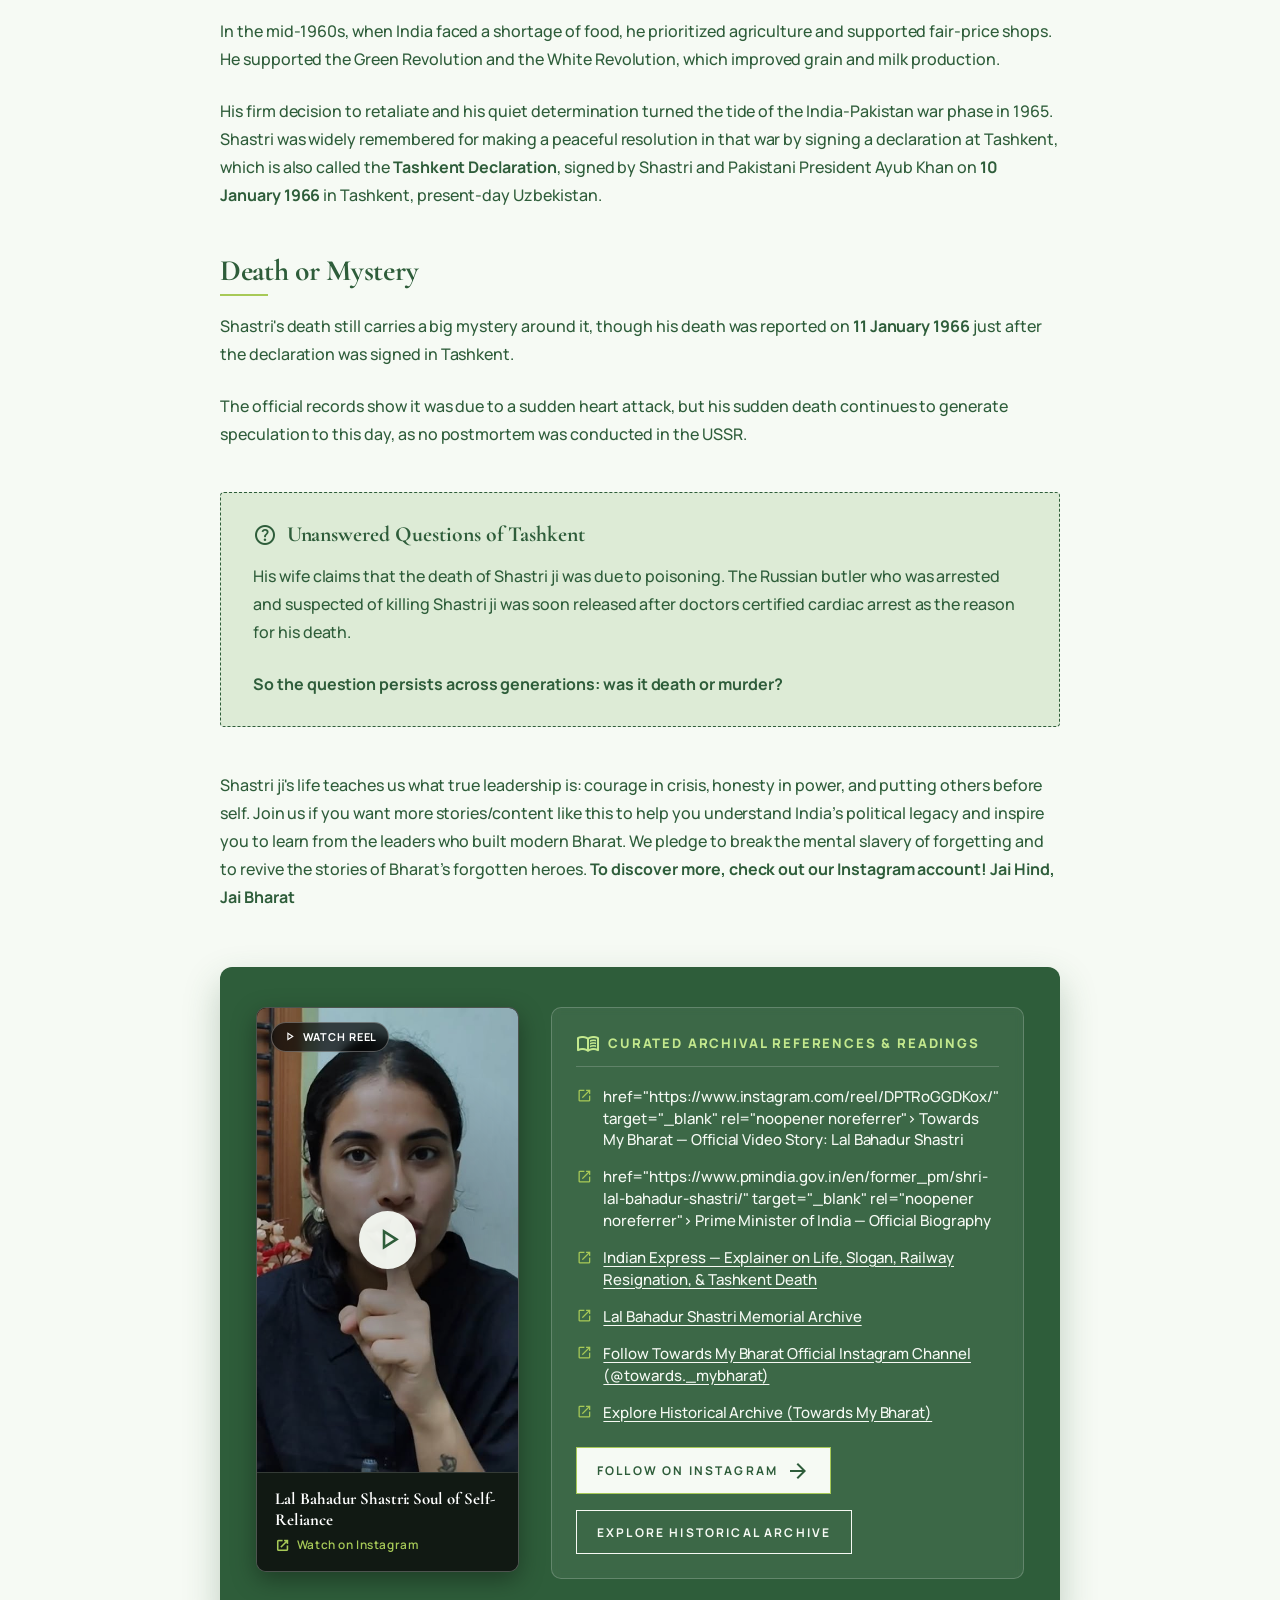
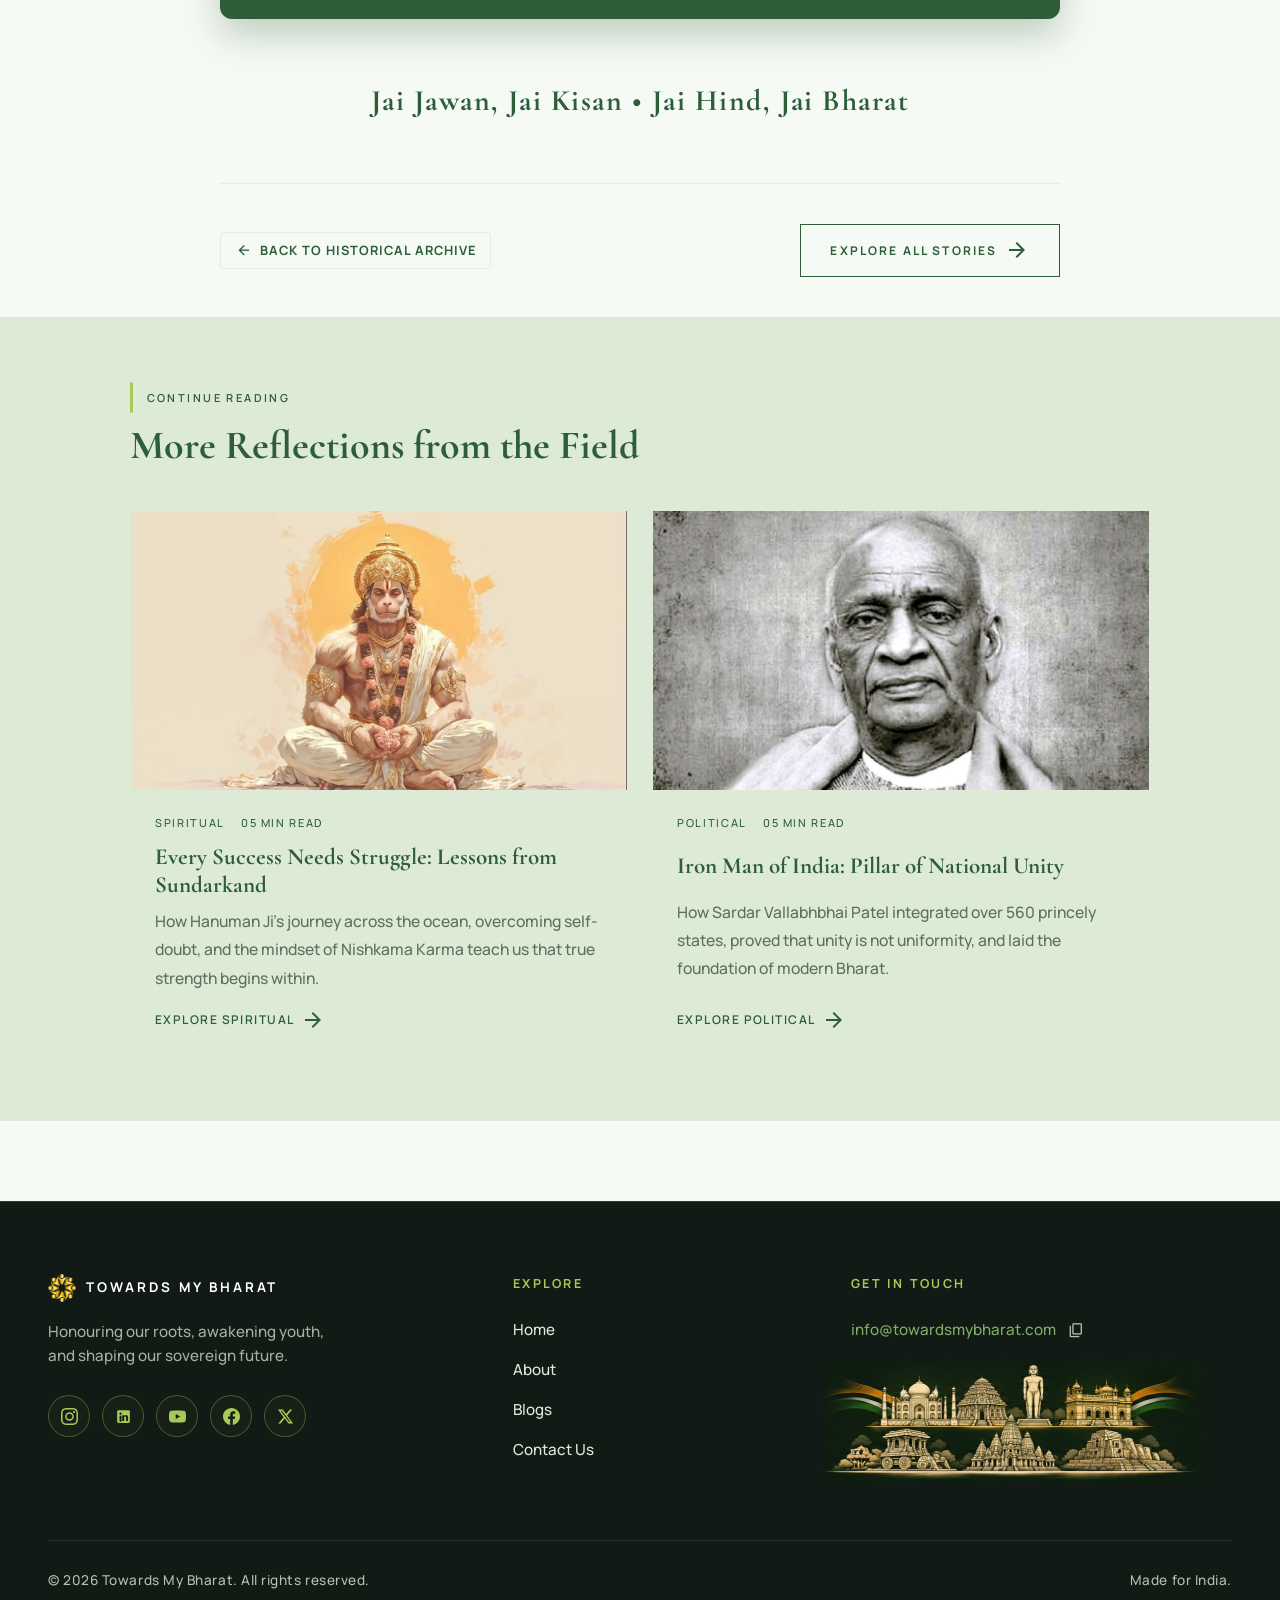
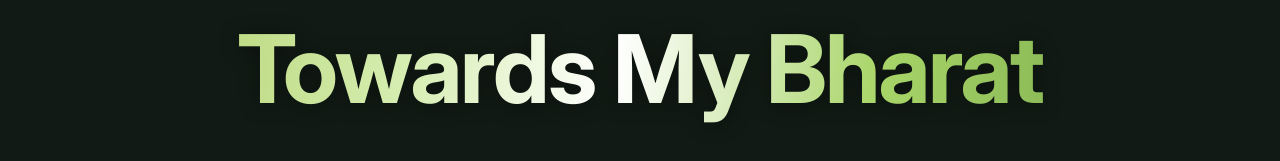
<file: blog-article.html>
<!DOCTYPE html>
<html lang="en">
<head>
  <meta charset="utf-8">
  <script src="theme.js"></script>
  <title>Article | Towards My Bharat</title>
  <meta http-equiv="refresh" content="0; url=blog-lal-bahadur-shastri.html">
  <script>
    window.location.replace('blog-lal-bahadur-shastri.html');
  </script>
</head>
<body>
  <p>Redirecting to <a href="blog-lal-bahadur-shastri.html">Lal Bahadur Shastri: Soul of Self-Reliance and Dignity</a>...</p>
</body>
</html>
</file>
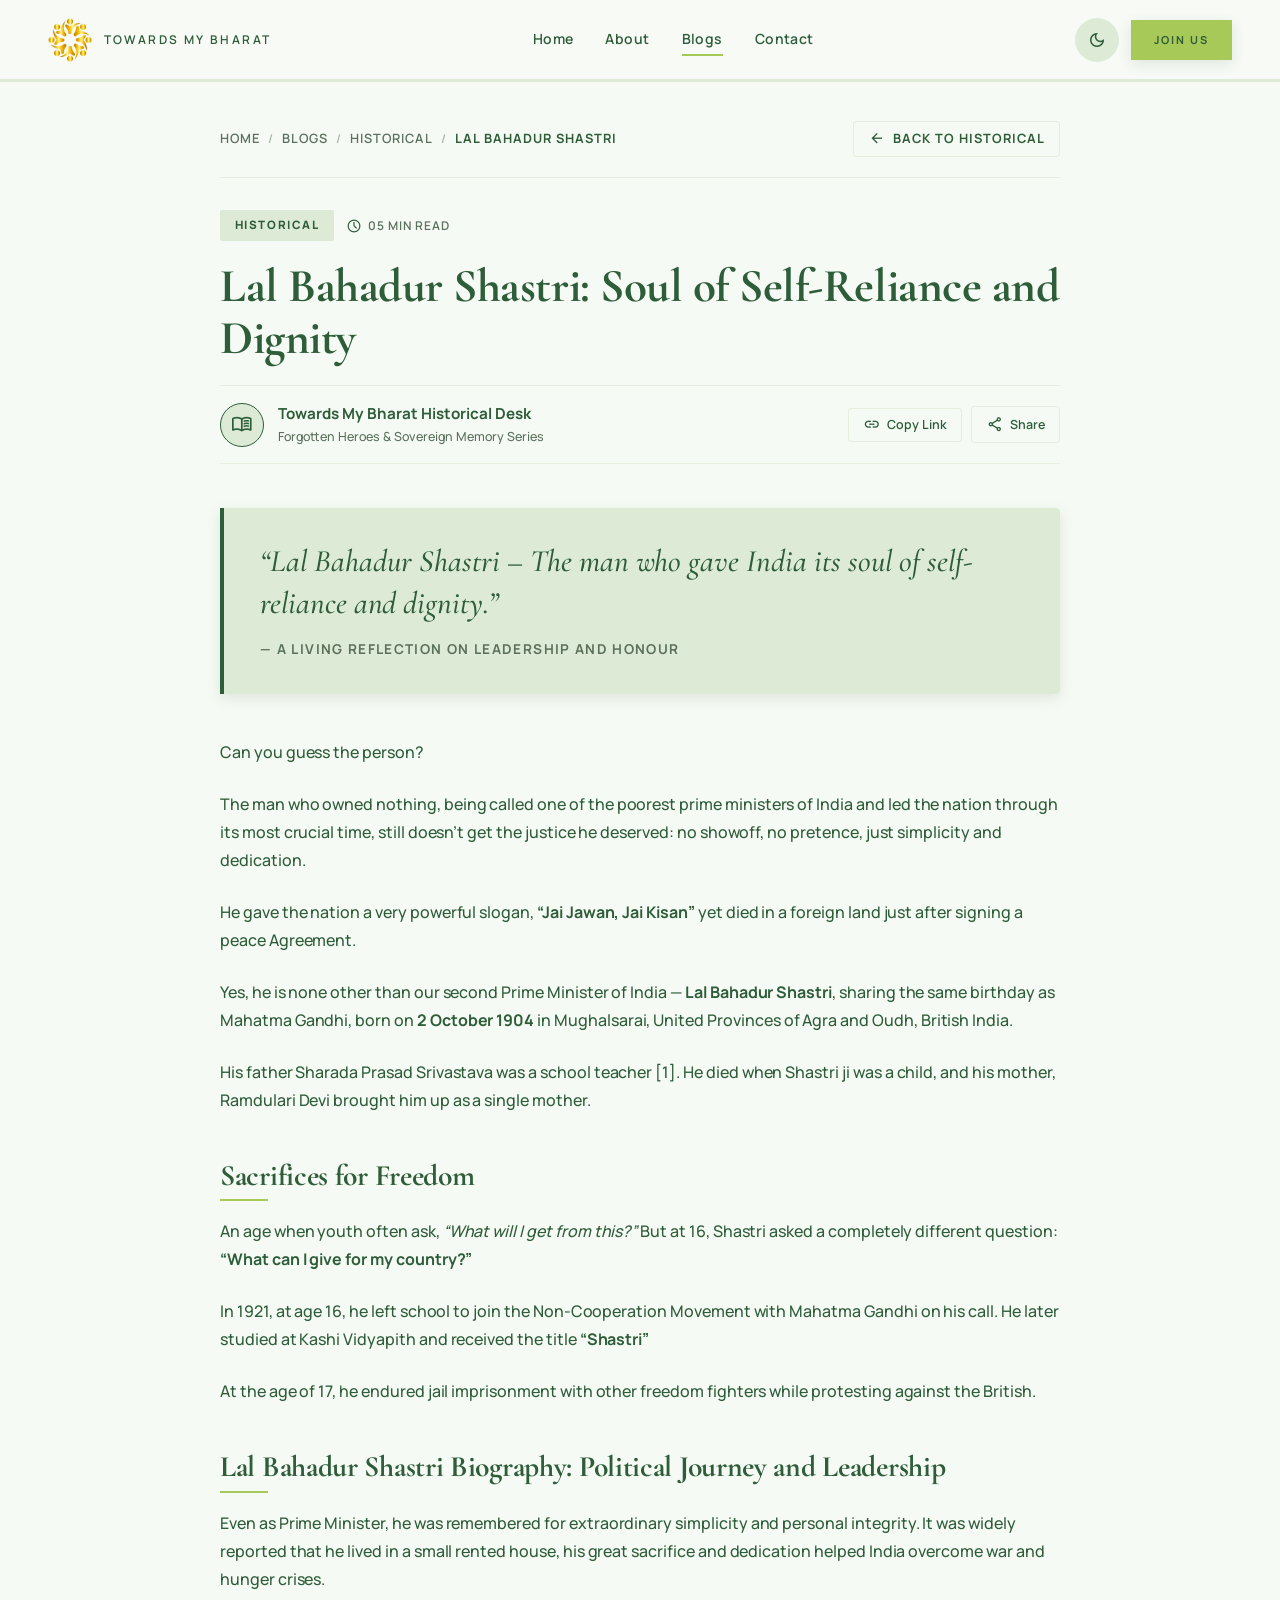
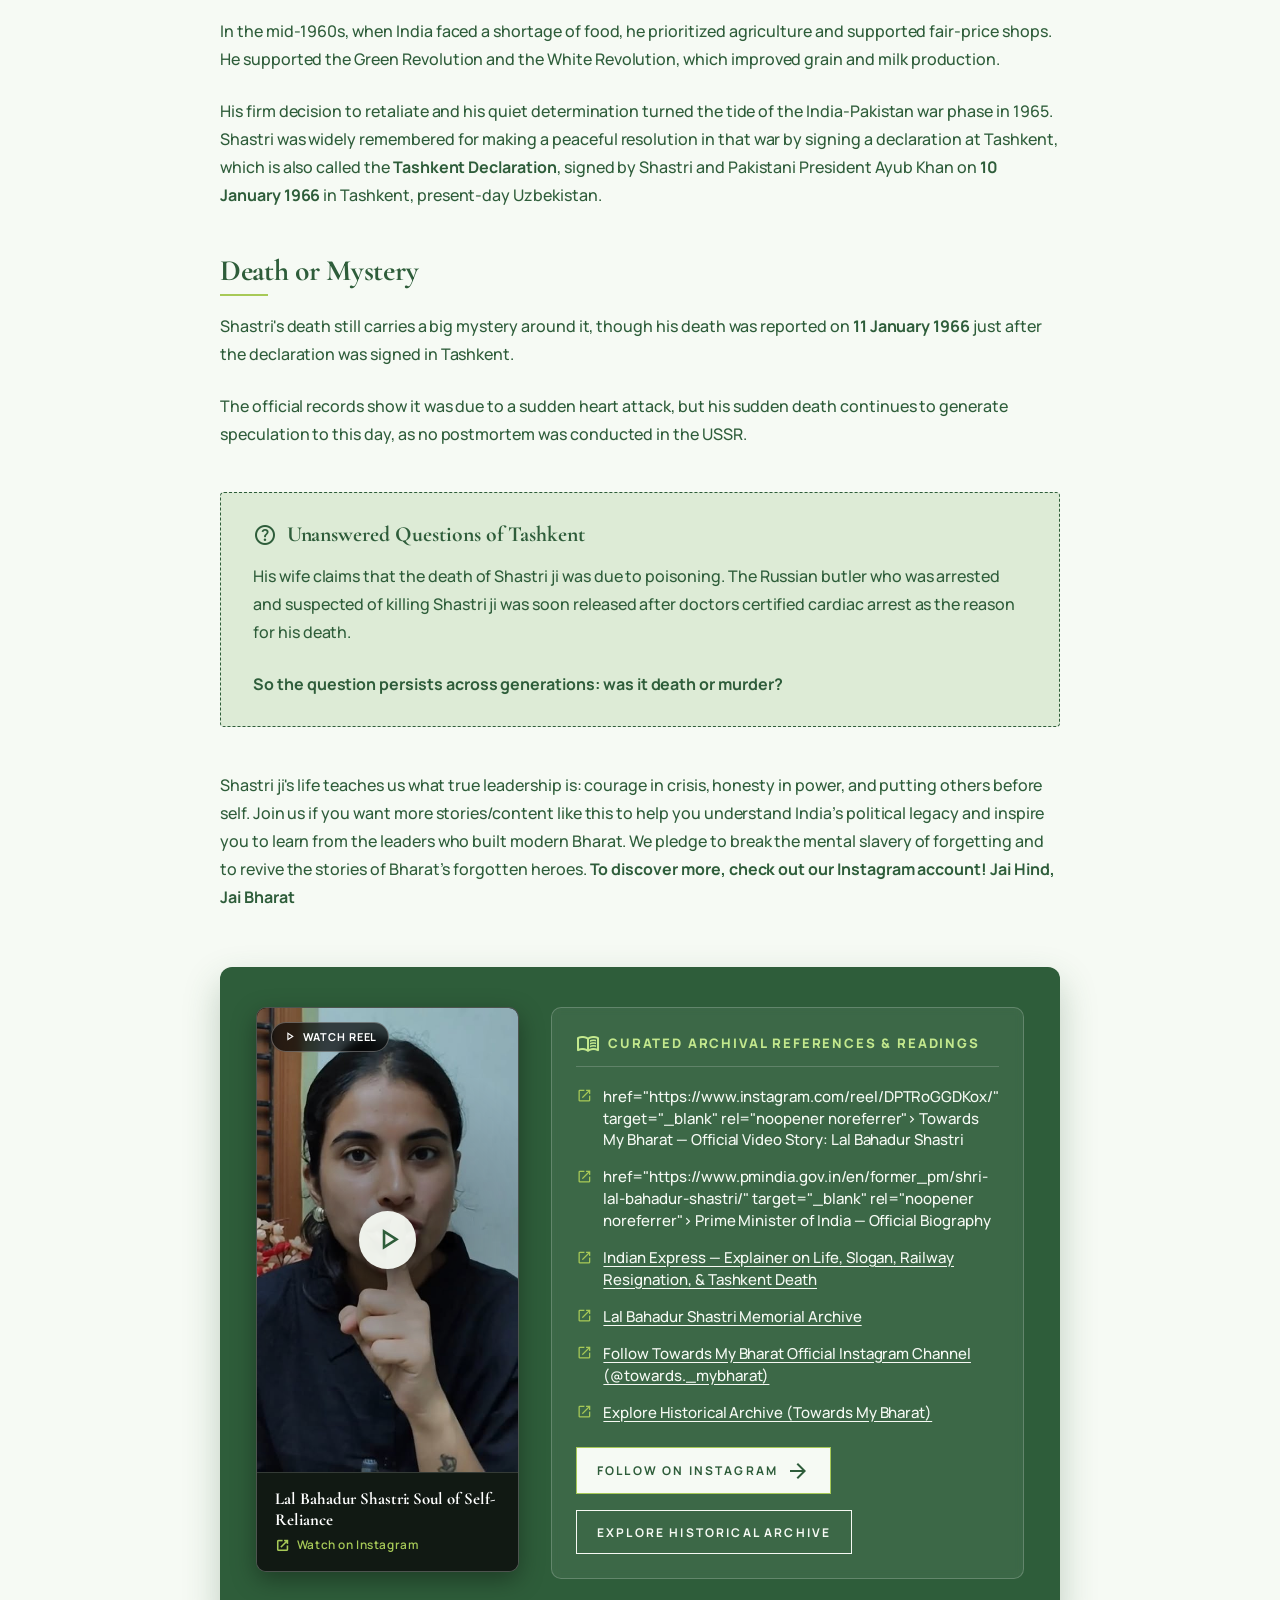
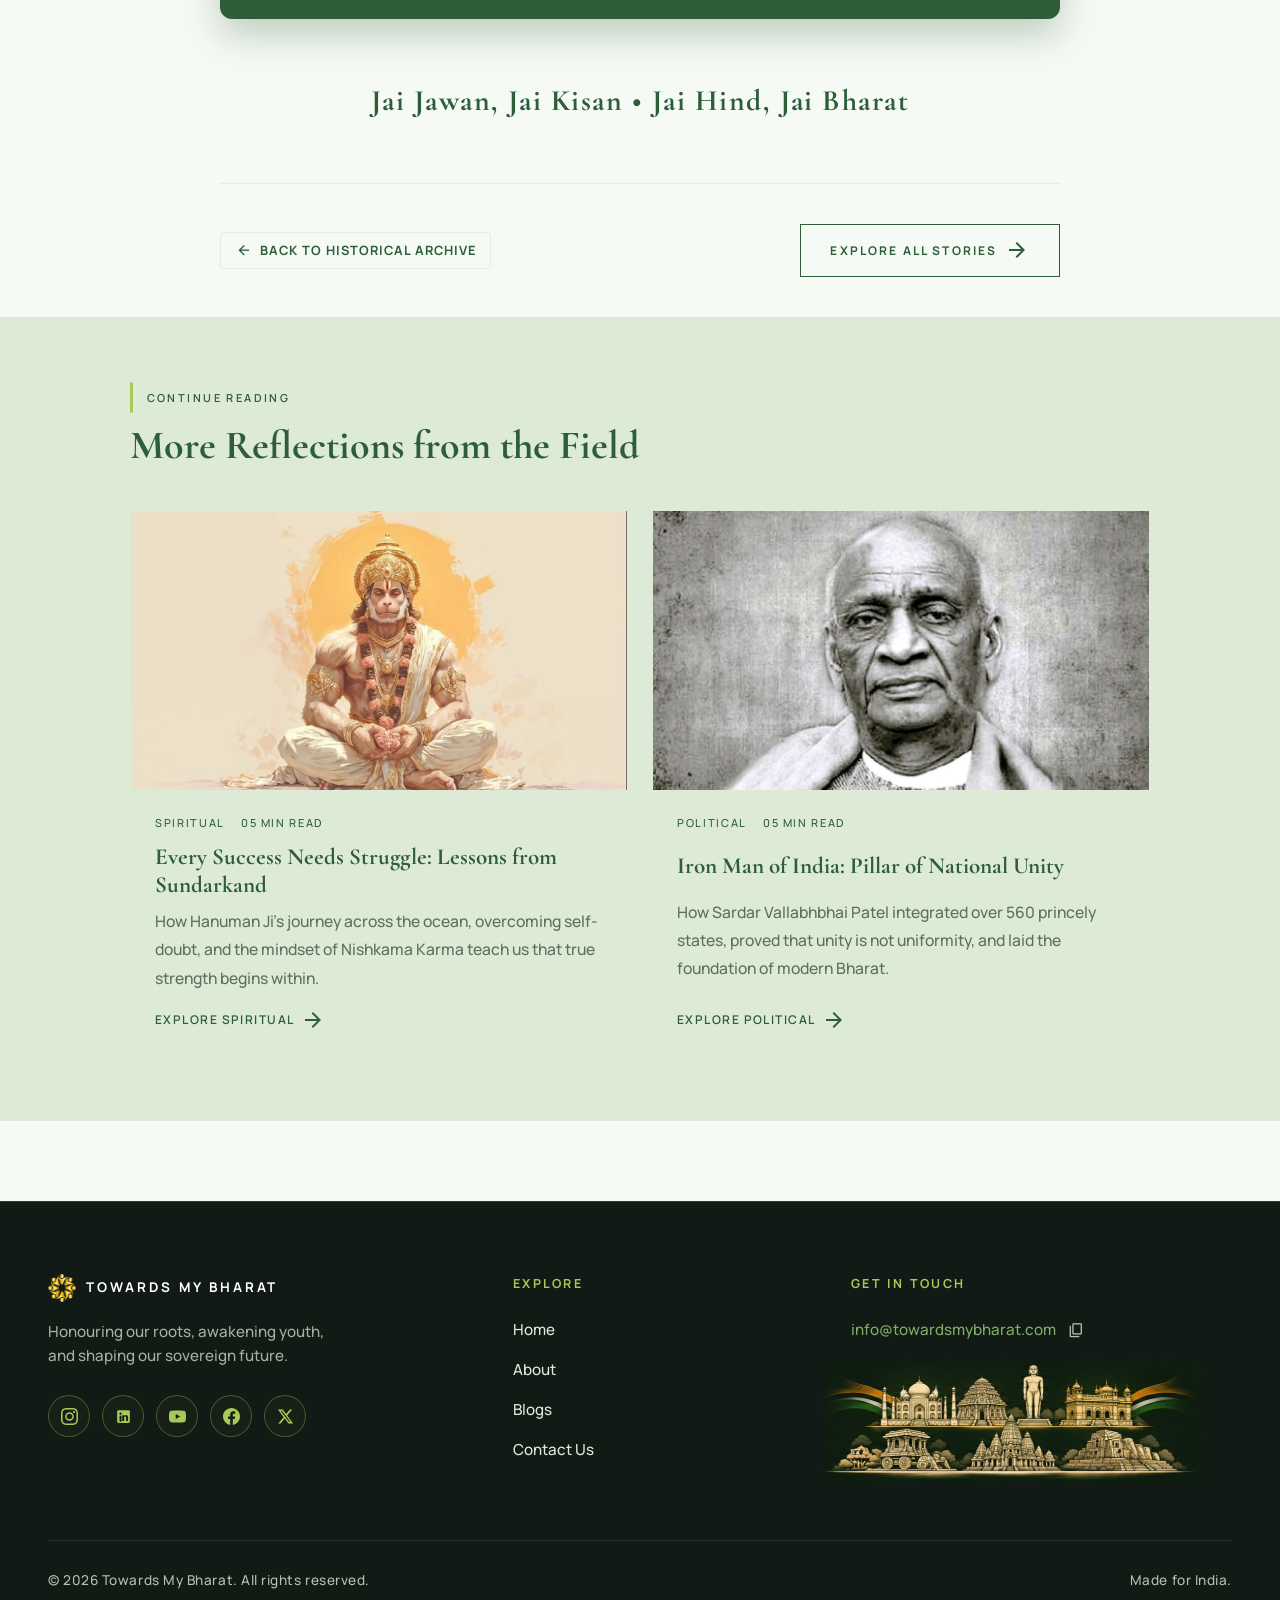
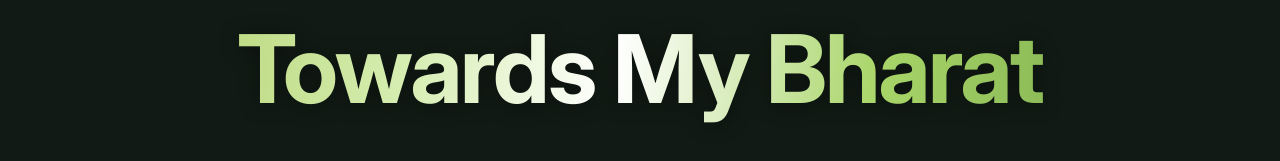
<file: blog-lal-bahadur-shastri.html>
<!DOCTYPE html>
<html lang="en">

<!--
  ==============================================================================
  TOWARDS MY BHARAT (TMB) — HISTORICAL ESSAY & ARCHIVAL READING ROOM
  Article: "Lal Bahadur Shastri: Soul of Self-Reliance and Dignity"
  Category: Historical / Political Heritage / Sovereign Memory
  ==============================================================================
-->

<head>
  <meta charset="utf-8">
  <meta content="width=device-width, initial-scale=1.0" name="viewport">
  <title>Lal Bahadur Shastri: Soul of Self-Reliance and Dignity | Towards My Bharat</title>
  <meta name="description"
    content="The Prime Minister who owned nothing, coined 'Jai Jawan, Jai Kisan', led India through war and famine with quiet courage, and left behind an enduring legacy of simplicity and mystery.">
  <link rel="icon" type="image/png" href="photos/TMB Logo.png">

  <!-- OpenGraph & Social Sharing Meta -->
  <meta property="og:type" content="article">
  <meta property="og:title" content="Lal Bahadur Shastri: Soul of Self-Reliance and Dignity">
  <meta property="og:description"
    content="Discover how India’s second Prime Minister steered a nation through war, hunger, and sacrifice with quiet resolve, uncompromising integrity, and a legacy that outlives mystery.">
  <meta property="og:image" content="assets/images/shastri.jpg">
  <meta property="og:site_name" content="Towards My Bharat">
  <meta name="twitter:card" content="summary_large_image">

  <!-- Typography & Icons -->
  <link rel="preconnect" href="https://fonts.googleapis.com">
  <link rel="preconnect" href="https://fonts.gstatic.com" crossorigin>
  <link
    href="https://fonts.googleapis.com/css2?family=Inter:wght@700;800;900&family=Cormorant+Garamond:ital,wght@0,400;0,500;0,600;0,700;1,400;1,500;1,600;1,700&family=Manrope:wght@400;500;600;700;800&display=swap"
    rel="stylesheet">
  <link href="https://fonts.googleapis.com/css2?family=Material+Symbols+Outlined:opsz,wght,FILL,GRAD@24,400,0,0"
    rel="stylesheet">

  <!-- Early Theme Bootstrap (Prevents FOUC) -->
  <script src="theme.js"></script>
  <script src="page-transitions.js" defer></script>

  <!-- Core Design System & Dedicated Article Styles -->
  <link rel="stylesheet" href="style.css?v=38">
  <link rel="stylesheet" href="article.css?v=6">
</head>

<body>
  <!-- Reading Progress Bar -->
  <div class="article-progress-container" aria-hidden="true">
    <div id="articleProgressBar" class="article-progress-bar"></div>
  </div>

  <!-- Global Header -->
  <header class="site-header">
    <div class="container nav-container">
      <a class="nav-brand" href="index.html#hero">
        <img alt="Towards My Bharat Logo" src="photos/TMB Logo.png">
        <span class="nav-brand-text">Towards My Bharat</span>
      </a>

      <nav class="nav-links" aria-label="Main Navigation">
        <a href="index.html#hero" class="nav-link">Home</a>
        <a href="about.html" class="nav-link">About</a>
        <a href="blog.html" class="nav-link active">Blogs</a>
        <a href="contact.html" class="nav-link">Contact</a>
      </nav>

      <div class="nav-actions">
        <button id="themeToggle" class="theme-toggle" type="button" aria-label="Switch to dark mode"
          aria-pressed="false" title="Switch to dark mode">
          <span class="material-symbols-outlined" aria-hidden="true">dark_mode</span>
        </button>

        <a href="https://whatsapp.com/channel/0029Vb9bMMyDTkKBztQtTL2A" target="_blank" rel="noopener noreferrer"
          class="nav-cta-btn">
          Join Us
        </a>

        <button id="mobileToggle" class="mobile-toggle" aria-label="Toggle navigation" aria-expanded="false">
          <span class="material-symbols-outlined">menu</span>
        </button>
      </div>
    </div>

    <!-- Mobile Navigation Drawer -->
    <div id="mobileNav" class="mobile-nav-drawer">
      <ul class="mobile-nav-list">
        <li><a class="mobile-nav-link" href="index.html#hero">Home</a></li>
        <li><a class="mobile-nav-link" href="about.html">About</a></li>
        <li><a class="mobile-nav-link" href="blog.html">Blogs</a></li>
        <li><a class="mobile-nav-link" href="contact.html">Contact</a></li>
        <li>
          <a href="https://whatsapp.com/channel/0029Vb9bMMyDTkKBztQtTL2A" target="_blank" rel="noopener noreferrer"
            class="mobile-cta">
            Join Us
          </a>
        </li>
      </ul>
    </div>
  </header>

  <main class="article-page-wrap">
    <article class="article-container">

      <!-- Top Breadcrumbs & Back Navigation -->
      <div class="article-top-nav">
        <nav class="article-breadcrumbs" aria-label="Breadcrumb navigation">
          <a href="index.html">Home</a>
          <span class="breadcrumb-sep" aria-hidden="true">/</span>
          <a href="blog.html">Blogs</a>
          <span class="breadcrumb-sep" aria-hidden="true">/</span>
          <a href="all-blogs.html?category=historical">Historical</a>
          <span class="breadcrumb-sep" aria-hidden="true">/</span>
          <span class="breadcrumb-current" aria-current="page">Lal Bahadur Shastri</span>
        </nav>

        <a href="all-blogs.html?category=historical" class="article-back-btn" aria-label="Back to Historical articles">
          <span class="material-symbols-outlined" aria-hidden="true">arrow_back</span>
          <span>Back to Historical</span>
        </a>
      </div>

      <!-- Article Header -->
      <header class="article-header">
        <div class="article-meta-badges">
          <span class="article-badge-category">Historical</span>
          <span class="article-badge-time">
            <span class="material-symbols-outlined" aria-hidden="true">schedule</span>
            05 min read
          </span>
        </div>

        <h1 class="article-headline">Lal Bahadur Shastri: Soul of Self-Reliance and Dignity</h1>


        <!-- Byline & Social Actions Bar -->
        <div class="article-byline-bar">
          <div class="article-author-info">
            <div class="article-author-avatar" aria-hidden="true">
              <span class="material-symbols-outlined">menu_book</span>
            </div>
            <div class="article-author-meta">
              <span class="article-author-name">Towards My Bharat Historical Desk</span>
              <span class="article-author-role">Forgotten Heroes & Sovereign Memory Series</span>
            </div>
          </div>

          <div class="article-share-actions">
            <button type="button" class="article-share-btn" id="copyArticleLink" title="Copy article link to clipboard">
              <span class="material-symbols-outlined" aria-hidden="true">link</span>
              <span>Copy Link</span>
            </button>
            <a href="https://api.whatsapp.com/send?text=Read%20this%20inspiring%20history%20of%20Lal%20Bahadur%20Shastri:%20"
              target="_blank" rel="noopener noreferrer" class="article-share-btn" title="Share via WhatsApp"
              id="whatsappShareBtn">
              <span class="material-symbols-outlined" aria-hidden="true">share</span>
              <span>Share</span>
            </a>
          </div>
        </div>
      </header>

      <!-- Archival Hero Figure -->
      <!-- <figure class="article-hero-figure">
        <div class="article-hero-img-wrap">
          <img src="assets/images/blog-shastri-portrait.jpg"
            alt="Historical portrait of Lal Bahadur Shastri, second Prime Minister of India" class="article-hero-img"
            width="1280" height="720" loading="eager" decoding="async">
        </div>
        <figcaption class="article-hero-caption">
          <span class="caption-pill">Archival Portrait</span>
          <span>Lal Bahadur Shastri (1904–1966) — Prime Minister of India, architect of the Green & White Revolutions,
            and symbol of quiet moral strength.</span>
        </figcaption>
      </figure> -->

      <!-- Main Article Body -->
      <div class="article-body">

        <!-- Lead Pullquote Hook -->
        <div class="article-pullquote">
          <blockquote class="article-pullquote-text">
            “Lal Bahadur Shastri – The man who gave India its soul of self-reliance and dignity.”
          </blockquote>
          <cite class="article-pullquote-cite">— A Living Reflection on Leadership and Honour</cite>
        </div>

        <p class="article-lead-p">
          Can you guess the person?
        </p>
        <p>
          The man who owned nothing, being called one of the poorest prime ministers of India and led the nation
          through its most crucial time, still doesn’t get the justice he deserved: no showoff, no pretence, just
          simplicity and dedication.
        </p>
        <p>
          He gave the nation a very powerful slogan, <strong>“Jai Jawan, Jai Kisan”</strong> yet died in a foreign land
          just after signing a peace Agreement.
        </p>
        <p>
          Yes, he is none other than our second Prime Minister of India — <strong>Lal Bahadur Shastri</strong>,
          sharing the same birthday as Mahatma Gandhi, born on <strong>2 October 1904</strong> in Mughalsarai, United
          Provinces of Agra and Oudh, British India.
        </p>

        <!-- Biographical Key Facts Card -->
        <!-- <aside class="article-bio-card" aria-label="Biographical snapshot of Lal Bahadur Shastri">
          <span class="article-bio-item-label">Archival Record / Early Life</span>
          <div class="article-bio-grid">
            <div class="article-bio-item">
              <span class="article-bio-item-label">Birth</span>
              <span class="article-bio-item-val">2 October 1904 (Mughalsarai, UP)</span>
            </div>
            <div class="article-bio-item">
              <span class="article-bio-item-label">Parents</span>
              <span class="article-bio-item-val">Sharada Prasad Srivastava & Ramdulari Devi</span>
            </div>
            <div class="article-bio-item">
              <span class="article-bio-item-label">Academic Title</span>
              <span class="article-bio-item-val">“Shastri” (Kashi Vidyapith)</span>
            </div>
            <div class="article-bio-item">
              <span class="article-bio-item-label">Tenure as Prime Minister</span>
              <span class="article-bio-item-val">9 June 1964 – 11 January 1966</span>
            </div>
          </div>
        </aside> -->

        <p>
          His father Sharada Prasad Srivastava was a school teacher <a
            href="https://www.pmindia.gov.in/en/former_pm/shri-lal-bahadur-shastri/" target="_blank"
            rel="noopener noreferrer" title="PM India Official Archive">[1]</a>. He died when Shastri ji was a child,
          and his mother, Ramdulari Devi brought him up as a single mother.
        </p>

        <!-- Section 1 -->
        <h2>Sacrifices for Freedom</h2>
        <p>
          An age when youth often ask, <em>“What will I get from this?”</em> But at 16, Shastri asked a completely
          different question: <strong>“What can I give for my country?”</strong>
        </p>
        <p>
          In 1921, at age 16, he left school to join the Non-Cooperation Movement with Mahatma Gandhi on his call. He
          later studied at Kashi Vidyapith and received the title <strong>“Shastri”</strong>
        </p>
        <p>
          At the age of 17, he endured jail imprisonment with other freedom fighters while protesting against the
          British.
        </p>

        <!-- Section 2 -->
        <h2>Lal Bahadur Shastri Biography: Political Journey and Leadership</h2>
        <p>
          Even as Prime Minister, he was remembered for extraordinary simplicity and personal integrity. It was widely
          reported that he lived in a small rented house, his great sacrifice and dedication helped India overcome war
          and hunger crises.
        </p>
        <p>
          In the mid-1960s, when India faced a shortage of food, he prioritized agriculture and supported fair-price
          shops. He supported the Green Revolution and the White Revolution, which improved grain and milk production.
        </p>

        <!-- Slogan Feature Card -->
        <!-- <div class="article-slogan-card">
          <div class="article-slogan-text">“Jai Jawan, Jai Kisan”</div>
          <p class="article-slogan-sub">
            Hail the Soldier, Hail the Farmer — A civilizational battle-cry that recognized the guardian at the frontier
            and the nourisher in the soil as the dual pillars of Bharat’s sovereignty.
          </p>
        </div> -->

        <p>
          His firm decision to retaliate and his quiet determination turned the tide of the India-Pakistan war phase in
          1965. Shastri was widely remembered for making a peaceful resolution in that war by signing a declaration at
          Tashkent, which is also called the <strong>Tashkent Declaration</strong>, signed by Shastri and Pakistani
          President Ayub Khan on <strong>10 January 1966</strong> in Tashkent, present-day Uzbekistan.
        </p>

        <!-- Section 3 -->
        <h2>Death or Mystery</h2>
        <p>
          Shastri's death still carries a big mystery around it, though his death was reported on <strong>11 January
            1966</strong> just after the declaration was signed in Tashkent.
        </p>
        <p>
          The official records show it was due to a sudden heart attack, but his sudden death continues to generate
          speculation to this day, as no postmortem was conducted in the USSR.
        </p>

        <!-- Investigative Callout Box -->
        <div class="article-investigative-box">
          <div class="article-investigative-header">
            <span class="material-symbols-outlined" aria-hidden="true">help_outline</span>
            <h3>Unanswered Questions of Tashkent</h3>
          </div>
          <p>
            His wife claims that the death of Shastri ji was due to poisoning. The Russian butler who was arrested and
            suspected of killing Shastri ji was soon released after doctors certified cardiac arrest as the reason for
            his
            death.
          </p>
          <p style="margin-bottom: 0; font-weight: 700; color: var(--color-primary);">
            So the question persists across generations: was it death or murder?
          </p>
        </div>

        <!-- Section 4: Legacy & Call to Action -->
        <!-- <h2>The Living Legacy: What True Leadership Demands</h2> -->
        <p>
          Shastri ji's life teaches us what true leadership is: courage in crisis, honesty in power, and putting others
          before self. Join us if you want more stories/content like this to help you understand India’s political
          legacy and inspire you to learn from the leaders who built modern Bharat.
          We pledge to break the mental slavery of forgetting and to revive the stories of Bharat’s forgotten heroes.
          <strong>To discover more, check out our Instagram account!
            Jai Hind, Jai Bharat
          </strong>
        </p>
        <!-- <p>
          Join us if you want more stories/content like this to help you understand India’s political legacy and inspire
          you to learn from the leaders who built modern Bharat.
        </p> -->

        <!-- Section: Related Reel & Curated References -->
        <section class="article-reel-ref-section" aria-label="Related Reel and Curated References">
          <div class="article-reel-ref-grid">
            <!-- Left Side: Related Reel Photo with Instagram Pop-up Trigger -->
            <div class="article-reel-preview-card" id="openReelBtn" role="button" tabindex="0"
              aria-label="Play related Instagram Reel: Lal Bahadur Shastri Story">
              <div class="article-reel-thumb-wrap">
                <img src="assets/images/featured-reel-shastri.jpg" alt="Lal Bahadur Shastri Story - Related Reel"
                  loading="lazy">
                <span class="article-reel-overlay-badge">
                  <span class="material-symbols-outlined" style="font-size: 0.95rem;">play_arrow</span>
                  Watch Reel
                </span>
                <div class="article-reel-play-icon" aria-hidden="true">
                  <div class="article-reel-play-btn">
                    <span class="material-symbols-outlined">play_arrow</span>
                  </div>
                </div>
              </div>
              <div class="article-reel-card-footer">
                <strong>Lal Bahadur Shastri: Soul of Self-Reliance</strong>
                <span>
                  <span class="material-symbols-outlined" style="font-size: 0.95rem;">open_in_new</span>
                  Watch on Instagram
                </span>
              </div>
            </div>

                  <!-- Right Side: Curated Reference Links -->
                  <div class="article-reel-ref-panel">
                    <div class="article-ref-title">
                      <span class="material-symbols-outlined" aria-hidden="true">menu_book</span>
                      <span>Curated Archival References & Readings</span>
                    </div>
                    <ul class="article-ref-list">
                      <li>
                        <span class="material-symbols-outlined" aria-hidden="true">open_in_new</span>
                          href="https://www.instagram.com/reel/DPTRoGGDKox/" target="_blank" rel="noopener noreferrer">
                          Towards My Bharat — Official Video Story: Lal Bahadur Shastri
                        </a>
                      </li>
                      <li>
                        <span class="material-symbols-outlined" aria-hidden="true">open_in_new</span>
                          href="https://www.pmindia.gov.in/en/former_pm/shri-lal-bahadur-shastri/" target="_blank"
                          rel="noopener noreferrer">
                          Prime Minister of India — Official Biography
                        </a>
                      </li>
                      <li>
                        <span class="material-symbols-outlined" aria-hidden="true">open_in_new</span>
                        <a href="https://indianexpress.com/article/explained/lal-bahadur-shastri-anniversary-jai-jawan-jai-kisan-railway-tashkent-8965233/"
                          target="_blank" rel="noopener noreferrer">
                          Indian Express — Explainer on Life, Slogan, Railway Resignation, & Tashkent Death
                        </a>
                      </li>
                      <li>
                        <span class="material-symbols-outlined" aria-hidden="true">open_in_new</span>
                          <a href="https://lbsmemorial.in/about-us.php" target="_blank" rel="noopener noreferrer">
                            Lal Bahadur Shastri Memorial Archive
                          </a>
                      </li>
                      <li>
                        <span class="material-symbols-outlined" aria-hidden="true">open_in_new</span>
                          <a href="https://www.instagram.com/towards._mybharat?stkn=MXZlNnU2aWJ4YjN1eQ=="
                            target="_blank" rel="noopener noreferrer">
                            Follow Towards My Bharat Official Instagram Channel (@towards._mybharat)
                          </a>
                      </li>
                      <li>
                        <span class="material-symbols-outlined" aria-hidden="true">open_in_new</span>
                          <a href="all-blogs.html?category=historical">
                            Explore Historical Archive (Towards My Bharat)
                          </a>
                      </li>
                    </ul>

                    <div class="article-pledge-actions" style="margin-top: auto; justify-content: flex-start;">
                      <a href="https://www.instagram.com/towards._mybharat?stkn=MXZlNnU2aWJ4YjN1eQ==" target="_blank"
                        rel="noopener noreferrer" class="btn btn-primary"
                        style="background: #F6FAF4; color: #2E5D3A; padding: 0.65rem 1.25rem;">
                        <span>Follow on Instagram</span>
                        <span class="material-symbols-outlined" aria-hidden="true">arrow_forward</span>
                      </a>
                      <a href="all-blogs.html?category=historical" class="btn btn-outline"
                        style="border-color: #F6FAF4; color: #F6FAF4; padding: 0.65rem 1.25rem;">
                        <span>Explore Historical Archive</span>
                      </a>
                    </div>
                  </div>
                </div>
            </section>

            <div class="article-salutation">Jai Jawan, Jai Kisan • Jai Hind, Jai Bharat</div>

            <!-- Bottom Navigation & Return Links -->
            <nav class="article-bottom-nav" aria-label="Article footer navigation">
              <a href="all-blogs.html?category=historical" class="article-back-btn">
                <span class="material-symbols-outlined" aria-hidden="true">arrow_back</span>
                <span>Back to Historical Archive</span>
              </a>

              <a href="all-blogs.html" class="btn btn-outline">
                <span>Explore All Stories</span>
                <span class="material-symbols-outlined" aria-hidden="true">arrow_forward</span>
              </a>
            </nav>

          </div>
    </article>

    <!-- Related Stories Section -->
    <section class="article-related-section" aria-labelledby="related-heading">
      <div class="article-wide-container">
        <div class="article-related-header">
          <span class="section-badge">Continue Reading</span>
          <h2 id="related-heading">More Reflections from the Field</h2>
        </div>

        <div class="blog-grid">
          <!-- Story 1: Spiritual (Sundarkand Lessons) -->
          <article class="blog-card" style="position: relative; cursor: pointer;">
            <a class="blog-card-clickable-overlay" href="blog-sundarkand-lessons.html"
              aria-label="Read story: Every Success Needs Struggle: Lessons from Sundarkand"></a>
            <img src="assets/images/blog-sundarkand.jpg" alt="Sri Hanuman Ji overlooking the ocean in the Sundarkand"
              loading="lazy">
            <div class="blog-card-body">
              <div class="journal-meta"><span>SPIRITUAL</span><span>05 MIN READ</span></div>
              <h3>Every Success Needs Struggle: Lessons from Sundarkand</h3>
              <p>How Hanuman Ji’s journey across the ocean, overcoming self-doubt, and the mindset of Nishkama Karma
                teach us that true strength begins within.</p>
              <a class="journal-read-link" href="blog-sundarkand-lessons.html">
                <span>Explore Spiritual</span>
                <span class="material-symbols-outlined" aria-hidden="true">arrow_forward</span>
              </a>
            </div>
          </article>

          <!-- Story 2: Political (Sardar Patel) -->
          <article class="blog-card" style="position: relative; cursor: pointer;">
            <a class="blog-card-clickable-overlay" href="blog-sardar-patel.html"
              aria-label="Read story: Iron Man of India: Pillar of National Unity"></a>
            <img src="assets/images/blog-sardar-patel.jpg" alt="Sardar Vallabhbhai Patel, the Iron Man of India"
              loading="lazy">
            <div class="blog-card-body">
              <div class="journal-meta"><span>POLITICAL</span><span>05 MIN READ</span></div>
              <h3>Iron Man of India: Pillar of National Unity</h3>
              <p>How Sardar Vallabhbhai Patel integrated over 560 princely states, proved that unity is not uniformity,
                and laid the foundation of modern Bharat.</p>
              <a class="journal-read-link" href="blog-sardar-patel.html">
                <span>Explore Political</span>
                <span class="material-symbols-outlined" aria-hidden="true">arrow_forward</span>
              </a>
            </div>
          </article>
        </div>
      </div>
    </section>
  </main>

  <!-- Global Footer -->
  <footer class="site-footer">
    <div class="container">
      <div class="footer-main-grid">

        <!-- Column 1: Brand Info & Socials -->
        <div class="footer-col-brand">
          <a class="footer-brand" href="index.html#hero">
            <img class="footer-brand-img" alt="Towards My Bharat Logo" src="photos/TMB Logo.png">
            <span class="footer-brand-name">Towards My Bharat</span>
          </a>
          <p class="footer-brand-tagline">
            Honouring our roots, awakening youth, <br>and shaping our sovereign future.
          </p>
          <div class="footer-social-row" aria-label="Social media channels">
            <a aria-label="Instagram" class="footer-social-icon"
              href="https://www.instagram.com/towards._mybharat?stkn=MXZlNnU2aWJ4YjN1eQ==" target="_blank"
              rel="noopener noreferrer">
              <svg viewBox="0 0 24 24" aria-hidden="true">
                <path
                  d="M12 2.163c3.204 0 3.584.012 4.85.07 3.252.148 4.771 1.691 4.919 4.919.058 1.265.069 1.645.069 4.849 0 3.205-.012 3.584-.069 4.849-.149 3.225-1.664 4.771-4.919 4.919-1.266.058-1.644.07-4.85.07-3.204 0-3.584-.012-4.849-.07-3.26-.149-4.771-1.699-4.919-4.92-.058-1.265-.07-1.644-.07-4.849 0-3.204.013-3.583.07-4.849.149-3.227 1.664-4.771 4.919-4.919 1.266-.057 1.645-.069 4.849-.069zm0-2.163c-3.259 0-3.667.014-4.947.072-4.358.2-6.78 2.618-6.98 6.98-.059 1.281-.073 1.689-.073 4.948 0 3.259.014 3.668.072 4.948.2 4.358 2.618 6.78 6.98 6.98 1.281.058 1.689.072 4.948.072 3.259 0 3.668-.014 4.948-.072 4.354-.2 6.782-2.618 6.979-6.98.059-1.28.073-1.689.073-4.948 0-3.259-.014-3.667-.072-4.947-.196-4.354-2.617-6.78-6.979-6.98-1.281-.059-1.69-.073-4.949-.073zm0 5.838c-3.403 0-6.162 2.759-6.162 6.162s2.759 6.163 6.162 6.163 6.162-2.759 6.162-6.163c0-3.403-2.759-6.162-6.162-6.162zm0 10.162c-2.209 0-4-1.79-4-4 0-2.209 1.791-4 4-4s4 1.791 4 4c0 2.21-1.791 4-4 4zm6.406-11.845c-.796 0-1.441.645-1.441 1.44s.645 1.44 1.441 1.44c.795 0 1.439-.645 1.439-1.44s-.644-1.44-1.439-1.44z" />
              </svg>
            </a>
            <a aria-label="LinkedIn" class="footer-social-icon" href="https://linkedin.com" target="_blank"
              rel="noopener noreferrer">
              <svg viewBox="0 0 24 24" aria-hidden="true">
                <path
                  d="M19 3a2 2 0 0 1 2 2v14a2 2 0 0 1-2 2H5a2 2 0 0 1-2-2V5a2 2 0 0 1 2-2h14m-.5 15.5v-5.3a3.26 3.26 0 0 0-3.26-3.26c-.85 0-1.84.52-2.28 1.3v-1.11h-2.79v8.37h2.79v-4.93c0-.77.62-1.4 1.39-1.4a1.4 1.4 0 0 1 1.4 1.4v4.93h2.75M6.46 10.9v8.37H9.2V10.9H6.46M7.83 6.45a1.63 1.63 0 0 0-1.63 1.63c0 .9.73 1.63 1.63 1.63a1.63 1.63 0 0 0 1.63-1.63c0-.9-.73-1.63-1.63-1.63z" />
              </svg>
            </a>
            <a aria-label="YouTube" class="footer-social-icon" href="https://youtube.com" target="_blank"
              rel="noopener noreferrer">
              <svg viewBox="0 0 24 24" aria-hidden="true">
                <path
                  d="M23.498 6.186a3.016 3.016 0 0 0-2.122-2.136C19.505 3.545 12 3.545 12 3.545s-7.505 0-9.377.505A3.017 3.017 0 0 0 .502 6.186C0 8.07 0 12 0 12s0 3.93.502 5.814a3.016 3.016 0 0 0 2.122 2.136c1.871.505 9.376.505 9.376.505s7.505 0 9.377-.505a3.015 3.015 0 0 0 2.122-2.136C24 15.93 24 12 24 12s0-3.93-.502-5.814zM9.545 15.568V8.432L15.818 12l-6.273 3.568z" />
              </svg>
            </a>
            <a aria-label="Facebook" class="footer-social-icon" href="https://facebook.com" target="_blank"
              rel="noopener noreferrer">
              <svg viewBox="0 0 24 24" aria-hidden="true">
                <path
                  d="M24 12.073c0-6.627-5.373-12-12-12s-12 5.373-12 12c0 5.99 4.388 10.954 10.125 11.854v-8.385H7.078v-3.47h3.047V9.43c0-3.007 1.792-4.669 4.533-4.669 1.312 0 2.686.235 2.686.235v2.953H15.83c-1.491 0-1.956.925-1.956 1.874v2.25h3.328l-.532 3.47h-2.796v8.385C19.612 23.027 24 18.062 24 12.073z" />
              </svg>
            </a>
            <a aria-label="X (Twitter)" class="footer-social-icon" href="https://x.com" target="_blank"
              rel="noopener noreferrer">
              <svg viewBox="0 0 24 24" aria-hidden="true">
                <path
                  d="M18.244 2.25h3.308l-7.227 8.26 8.502 11.24H16.17l-5.214-6.817L4.99 21.75H1.68l7.73-8.835L1.254 2.25H8.08l4.713 6.231zm-1.161 17.52h1.833L7.084 4.126H5.117z" />
              </svg>
            </a>
          </div>
        </div>

        <!-- Column 2: Vertical Pages Navigation -->
        <div class="footer-col-nav">
          <span class="footer-heading">EXPLORE</span>
          <nav class="footer-vertical-links" aria-label="Footer pages navigation">
            <a href="index.html#hero">Home</a>
            <a href="about.html">About</a>
            <a href="blog.html">Blogs</a>
            <a href="contact.html">Contact Us</a>
          </nav>
        </div>

        <!-- Column 3: Contact & Email -->
        <div class="footer-col-contact">
          <span class="footer-heading">GET IN TOUCH</span>
          <div class="footer-email-row">
            <a href="mailto:info@towardsmybharat.com" class="footer-email-link">info@towardsmybharat.com</a>
            <button type="button" class="footer-copy-btn" data-copy="info@towardsmybharat.com" aria-label="Copy email"
              title="Copy email">
              <span class="material-symbols-outlined">content_copy</span>
            </button>
          </div>
          <img class="footer-heritage-img" src="assets/images/footer-heritage-panorama.png?v=1" alt=""
            aria-hidden="true" width="1100" height="360" loading="lazy" decoding="async">
        </div>
      </div>

      <!-- Bottom Bar: Copyright & Made in India -->
      <div class="footer-meta-bar">
        <span>© 2026 Towards My Bharat. All rights reserved.</span>
        <span>Made for India.</span>
      </div>

      <!-- Giant Background Watermark -->
      <div class="footer-wordmark" aria-hidden="true">Towards My Bharat</div>
    </div>
  </footer>

  <!-- Instagram Reel Popup Modal -->
  <div class="work-reel-modal" id="reelModal" aria-hidden="true" role="dialog" aria-modal="true"
    aria-labelledby="reelModalTitle">
    <div class="work-reel-modal-panel">
      <div class="work-reel-modal-header">
        <h2 id="reelModalTitle">Lal Bahadur Shastri Story • Towards My Bharat</h2>
        <button type="button" class="work-reel-modal-close" id="reelModalClose" aria-label="Close Instagram Reel">
          <span class="material-symbols-outlined">close</span>
        </button>
      </div>
      <div class="work-reel-frame" id="reelModalFrame"></div>
    </div>
  </div>

  <!-- Toast Notification for Link Copying -->
  <div id="articleToast" class="article-toast" role="status" aria-live="polite">
    <span class="material-symbols-outlined" aria-hidden="true">check_circle</span>
    <span>Article link copied to clipboard!</span>
  </div>

  <!-- Interactive Scripts -->
  <script src="script.js"></script>
  <script>
    (() => {
      'use strict';

      // 1. Instagram Reel Pop-up Controller
      const reelTrigger = document.getElementById('openReelBtn');
      const reelModal = document.getElementById('reelModal');
      const reelClose = document.getElementById('reelModalClose');
      const reelFrame = document.getElementById('reelModalFrame');

      const REEL_URL = 'https://www.instagram.com/reel/DPTRoGGDKox/';
      const REEL_EMBED_URL = 'https://www.instagram.com/reel/DPTRoGGDKox/embed/';

      const openReelPopup = () => {
        if (!reelModal || !reelFrame) return;

        reelFrame.innerHTML = `
          <iframe src="${REEL_EMBED_URL}"
            width="100%" height="100%"
            style="border:0; min-height:min(78vh, 660px); width:100%; display:block;"
            allowtransparency="true" allow="autoplay; clipboard-write; encrypted-media; picture-in-picture; web-share"
            loading="lazy"></iframe>
          <div style="padding: 0.85rem; text-align: center; background: #111A14; width: 100%;">
            <a href="${REEL_URL}" target="_blank" rel="noopener noreferrer"
              style="color: #A7C957; font-size: 0.82rem; font-weight: 700; text-decoration: underline; display: inline-flex; align-items: center; gap: 0.35rem;">
              <span>Watch directly on Instagram</span>
              <span class="material-symbols-outlined" style="font-size: 0.95rem;">open_in_new</span>
            </a>
          </div>
        `;

        reelModal.classList.add('is-open');
        reelModal.setAttribute('aria-hidden', 'false');
        document.body.style.overflow = 'hidden';
        if (reelClose) reelClose.focus();
      };

      const closeReelPopup = () => {
        if (!reelModal || !reelFrame) return;
        reelModal.classList.remove('is-open');
        reelModal.setAttribute('aria-hidden', 'true');
        reelFrame.innerHTML = '';
        document.body.style.overflow = '';
      };

      if (reelTrigger) {
        reelTrigger.addEventListener('click', openReelPopup);
        reelTrigger.addEventListener('keydown', (e) => {
          if (e.key === 'Enter' || e.key === ' ') {
            e.preventDefault();
            openReelPopup();
          }
        });
      }

      if (reelClose) reelClose.addEventListener('click', closeReelPopup);

      if (reelModal) {
        reelModal.addEventListener('click', (e) => {
          if (e.target === reelModal) closeReelPopup();
        });
      }

      document.addEventListener('keydown', (e) => {
        if (e.key === 'Escape' && reelModal && reelModal.classList.contains('is-open')) {
          closeReelPopup();
        }
      });

      // 2. Reading Progress Bar Synchronization
      const progressBar = document.getElementById('articleProgressBar');
      const updateReadingProgress = () => {
        if (!progressBar) return;
        const totalHeight = document.documentElement.scrollHeight - window.innerHeight;
        if (totalHeight <= 0) return;
        const currentProgress = (window.scrollY / totalHeight) * 100;
        progressBar.style.width = Math.min(100, Math.max(0, currentProgress)) + '%';
      };
      window.addEventListener('scroll', updateReadingProgress, { passive: true });
      window.addEventListener('resize', updateReadingProgress);
      updateReadingProgress();

      // 3. Dynamic Copy Link Handler
      const copyBtn = document.getElementById('copyArticleLink');
      const toast = document.getElementById('articleToast');
      if (copyBtn && toast) {
        copyBtn.addEventListener('click', async () => {
          try {
            if (navigator.clipboard && window.location.href) {
              await navigator.clipboard.writeText(window.location.href);
            } else {
              const dummyInput = document.createElement('input');
              dummyInput.value = window.location.href;
              document.body.appendChild(dummyInput);
              dummyInput.select();
              document.execCommand('copy');
              document.body.removeChild(dummyInput);
            }
            toast.classList.add('is-visible');
            setTimeout(() => {
              toast.classList.remove('is-visible');
            }, 3000);
          } catch (err) {
            console.error('Could not copy link:', err);
          }
        });
      }

      // 4. Dynamic WhatsApp Share Link
      const waBtn = document.getElementById('whatsappShareBtn');
      if (waBtn) {
        const shareText = encodeURIComponent(
          'Read "Lal Bahadur Shastri: Soul of Self-Reliance and Dignity" on Towards My Bharat: ' + window.location.href
        );
        waBtn.href = 'https://api.whatsapp.com/send?text=' + shareText;
      }
    })();
  </script>
</body>

</html>
</file>
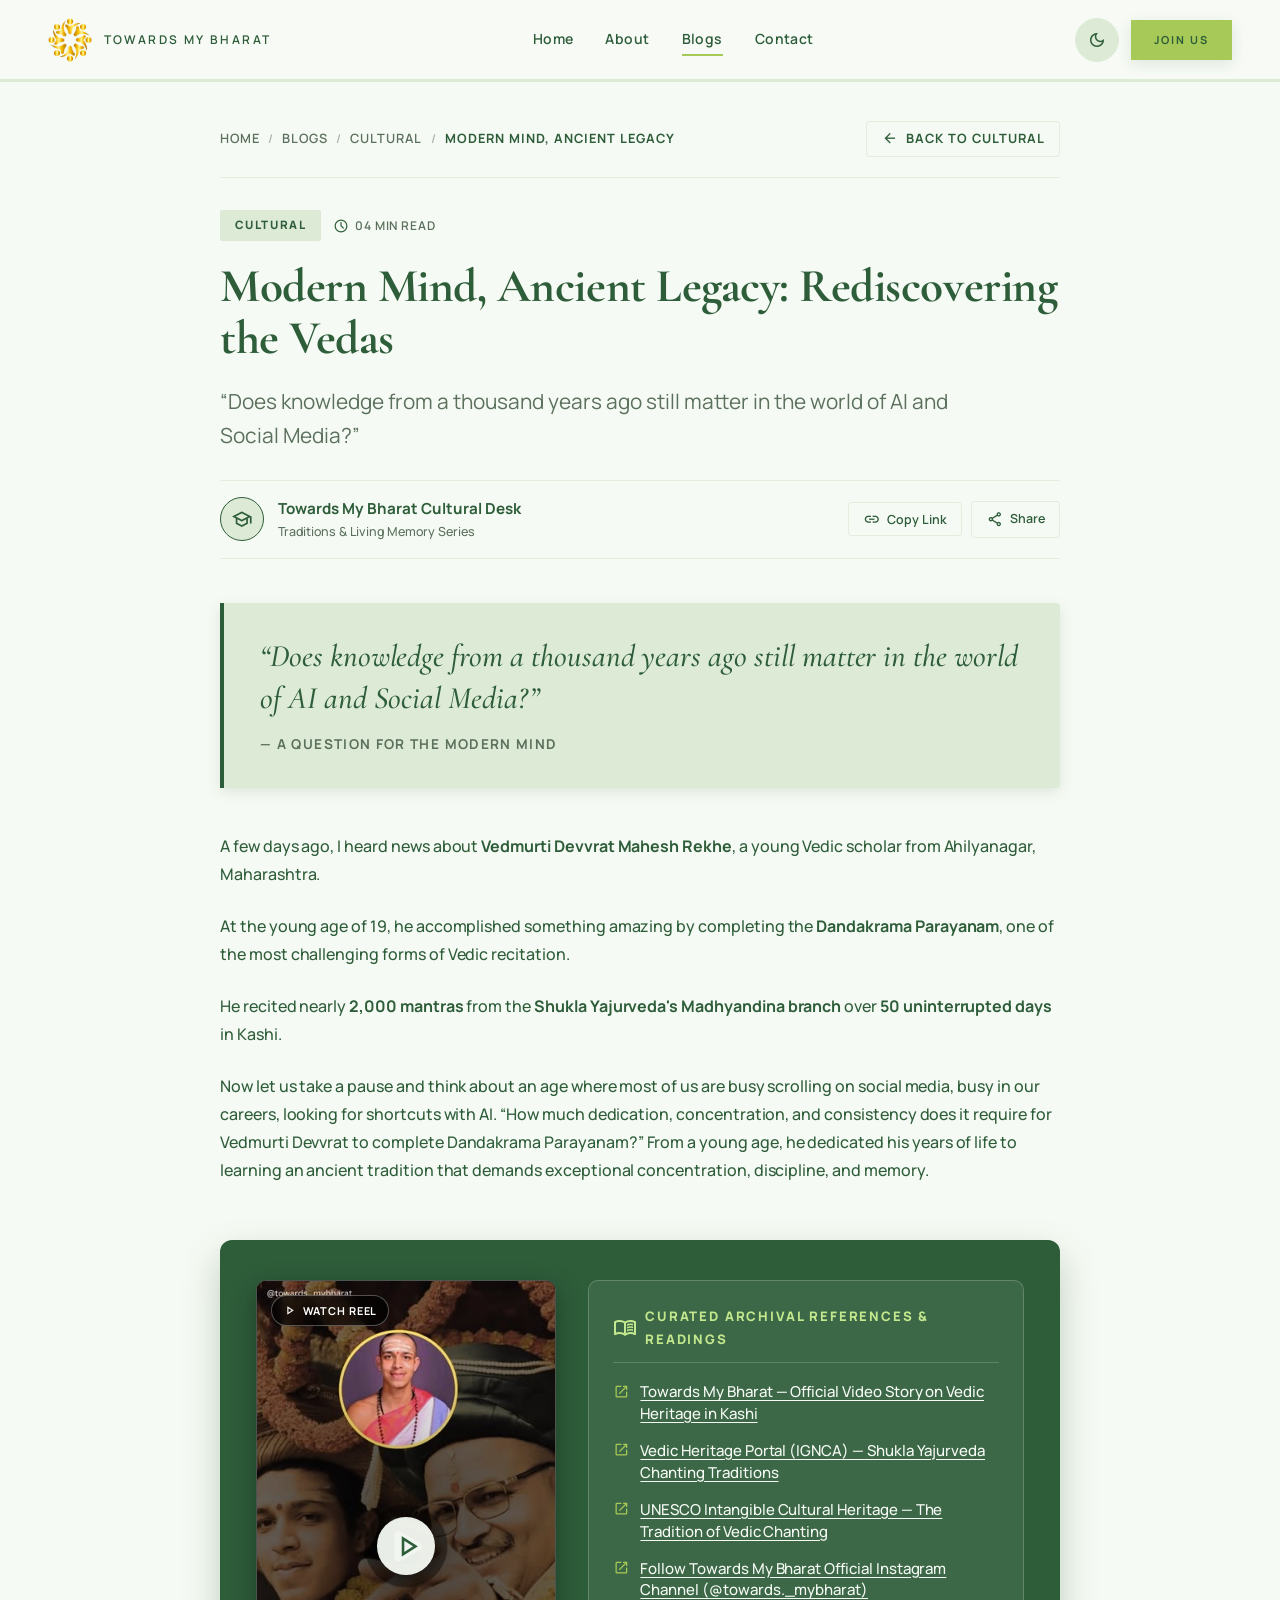
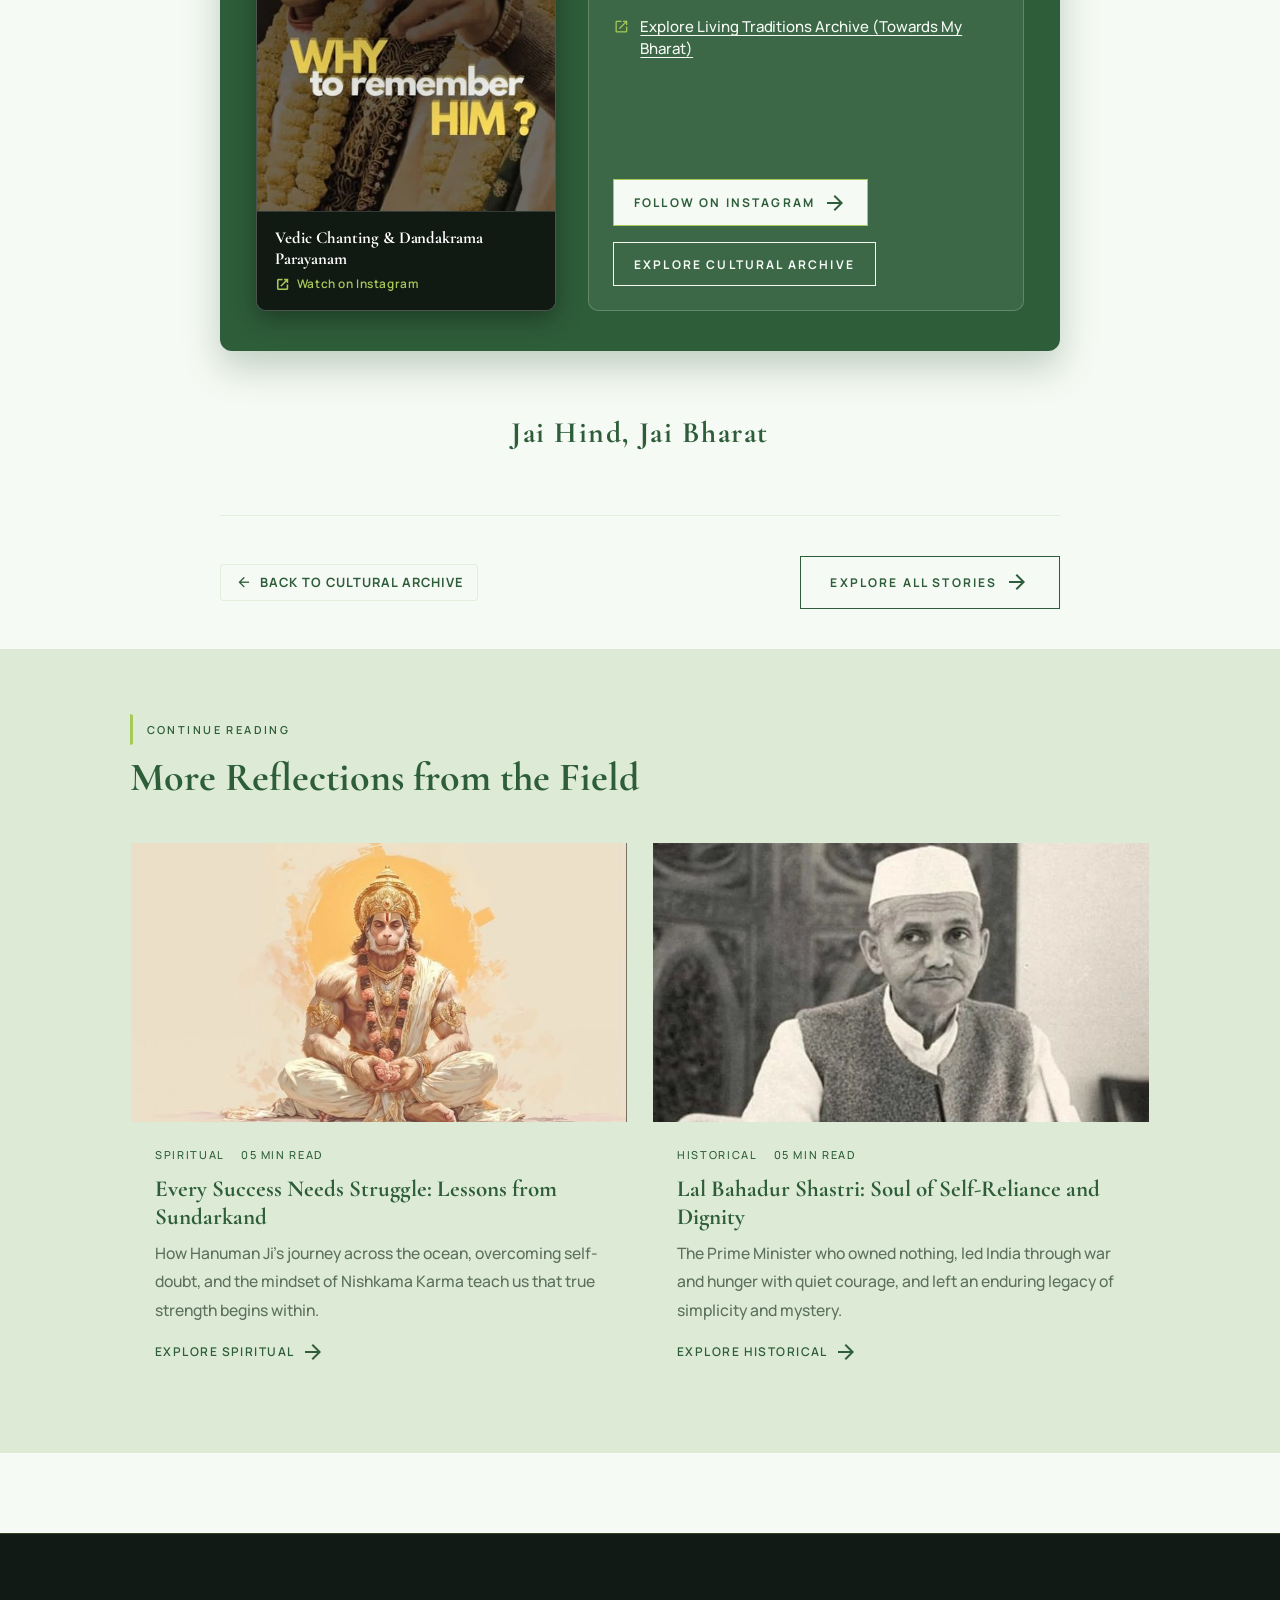
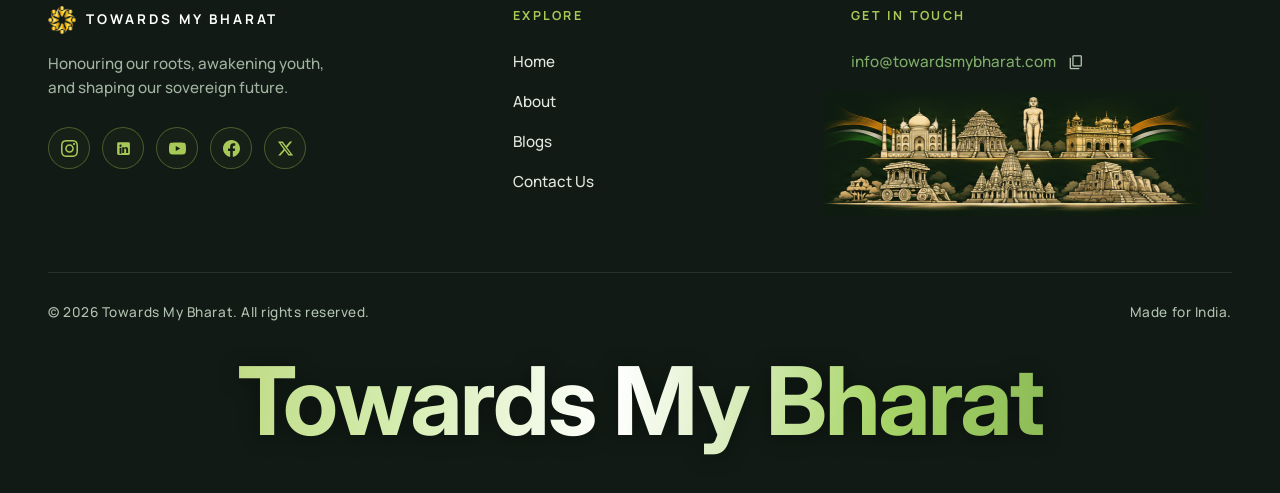
<file: blog-modern-mind-ancient-vedas.html>
<!DOCTYPE html>
<html lang="en">

<!--
  ==============================================================================
  TOWARDS MY BHARAT (TMB) — IDEAS & PUBLIC LIFE ESSAY
  Article: "Modern Mind, Ancient Legacy: Rediscovering the Vedas"
  Subject: Vedmurti Devvrat Mahesh Rekhe — 19-Year-Old Vedic Scholar, Dandakrama Parayanam, & The Power of Memory in the AI Era
  Category: Political / Ideas & Public Life / Youth & Civilizational Intellect
  ==============================================================================
-->

<head>
  <meta charset="utf-8">
  <meta content="width=device-width, initial-scale=1.0" name="viewport">
  <title>Modern Mind, Ancient Legacy: Rediscovering the Vedas | Towards My Bharat</title>
  <meta name="description"
    content="“Does knowledge from a thousand years ago still matter in the world of AI and Social Media?” Discover the extraordinary achievement of 19-year-old Vedmurti Devvrat Rekhe in Kashi.">
  <link rel="icon" type="image/png" href="photos/TMB Logo.png">

  <!-- OpenGraph & Social Sharing Meta -->
  <meta property="og:type" content="article">
  <meta property="og:title" content="Modern Mind, Ancient Legacy: Rediscovering the Vedas">
  <meta property="og:description"
    content="In an age of AI shortcuts and infinite scrolling, 19-year-old Vedmurti Devvrat Rekhe completed the 50-day Dandakrama Parayanam of Shukla Yajurveda in Kashi. What can today's generation learn from this feat?">
  <meta property="og:image" content="assets/images/course-vedic-sciences.jpg">
  <meta property="og:site_name" content="Towards My Bharat">
  <meta name="twitter:card" content="summary_large_image">

  <!-- Typography & Icons -->
  <link rel="preconnect" href="https://fonts.googleapis.com">
  <link rel="preconnect" href="https://fonts.gstatic.com" crossorigin>
  <link
    href="https://fonts.googleapis.com/css2?family=Inter:wght@700;800;900&family=Cormorant+Garamond:ital,wght@0,400;0,500;0,600;0,700;1,400;1,500;1,600;1,700&family=Manrope:wght@400;500;600;700;800&display=swap"
    rel="stylesheet">
  <link href="https://fonts.googleapis.com/css2?family=Material+Symbols+Outlined:opsz,wght,FILL,GRAD@24,400,0,0"
    rel="stylesheet">

  <!-- Early Theme Bootstrap (Prevents FOUC) -->
  <script src="theme.js"></script>
  <script src="page-transitions.js" defer></script>

  <!-- Core Design System & Dedicated Article Styles -->
  <link rel="stylesheet" href="style.css?v=38">
  <link rel="stylesheet" href="article.css?v=6">
</head>

<body>
  <!-- Reading Progress Bar -->
  <div class="article-progress-container" aria-hidden="true">
    <div id="articleProgressBar" class="article-progress-bar"></div>
  </div>

  <!-- Global Header -->
  <header class="site-header">
    <div class="container nav-container">
      <a class="nav-brand" href="index.html#hero">
        <img alt="Towards My Bharat Logo" src="photos/TMB Logo.png">
        <span class="nav-brand-text">Towards My Bharat</span>
      </a>

      <nav class="nav-links" aria-label="Main Navigation">
        <a href="index.html#hero" class="nav-link">Home</a>
        <a href="about.html" class="nav-link">About</a>
        <a href="blog.html" class="nav-link active">Blogs</a>
        <a href="contact.html" class="nav-link">Contact</a>
      </nav>

      <div class="nav-actions">
        <button id="themeToggle" class="theme-toggle" type="button" aria-label="Switch to dark mode"
          aria-pressed="false" title="Switch to dark mode">
          <span class="material-symbols-outlined" aria-hidden="true">dark_mode</span>
        </button>

        <a href="https://whatsapp.com/channel/0029Vb9bMMyDTkKBztQtTL2A" target="_blank" rel="noopener noreferrer"
          class="nav-cta-btn">
          Join Us
        </a>

        <button id="mobileToggle" class="mobile-toggle" aria-label="Toggle navigation" aria-expanded="false">
          <span class="material-symbols-outlined">menu</span>
        </button>
      </div>
    </div>

    <!-- Mobile Navigation Drawer -->
    <div id="mobileNav" class="mobile-nav-drawer">
      <ul class="mobile-nav-list">
        <li><a class="mobile-nav-link" href="index.html#hero">Home</a></li>
        <li><a class="mobile-nav-link" href="about.html">About</a></li>
        <li><a class="mobile-nav-link" href="blog.html">Blogs</a></li>
        <li><a class="mobile-nav-link" href="contact.html">Contact</a></li>
        <li>
          <a href="https://whatsapp.com/channel/0029Vb9bMMyDTkKBztQtTL2A" target="_blank" rel="noopener noreferrer"
            class="mobile-cta">
            Join Us
          </a>
        </li>
      </ul>
    </div>
  </header>

  <main class="article-page-wrap">
    <article class="article-container">

      <!-- Top Breadcrumbs & Back Navigation -->
      <div class="article-top-nav">
        <nav class="article-breadcrumbs" aria-label="Breadcrumb navigation">
          <a href="index.html">Home</a>
          <span class="breadcrumb-sep" aria-hidden="true">/</span>
          <a href="blog.html">Blogs</a>
          <span class="breadcrumb-sep" aria-hidden="true">/</span>
          <a href="all-blogs.html?category=cultural">Cultural</a>
          <span class="breadcrumb-sep" aria-hidden="true">/</span>
          <span class="breadcrumb-current" aria-current="page">Modern Mind, Ancient Legacy</span>
        </nav>

        <a href="all-blogs.html?category=cultural" class="article-back-btn" aria-label="Back to Cultural articles">
          <span class="material-symbols-outlined" aria-hidden="true">arrow_back</span>
          <span>Back to Cultural</span>
        </a>
      </div>

      <!-- Article Header -->
      <header class="article-header">
        <div class="article-meta-badges">
          <span class="article-badge-category">Cultural</span>
          <span class="article-badge-time">
            <span class="material-symbols-outlined" aria-hidden="true">schedule</span>
            04 min read
          </span>
        </div>

        <h1 class="article-headline">Modern Mind, Ancient Legacy: Rediscovering the Vedas</h1>

        <p class="article-deck">
          “Does knowledge from a thousand years ago still matter in the world of AI and Social Media?”
        </p>

        <!-- Byline & Social Actions Bar -->
        <div class="article-byline-bar">
          <div class="article-author-info">
            <div class="article-author-avatar" aria-hidden="true">
              <span class="material-symbols-outlined">school</span>
            </div>
            <div class="article-author-meta">
              <span class="article-author-name">Towards My Bharat Cultural Desk</span>
              <span class="article-author-role">Traditions & Living Memory Series</span>
            </div>
          </div>

          <div class="article-share-actions">
            <button type="button" class="article-share-btn" id="copyArticleLink" title="Copy article link to clipboard">
              <span class="material-symbols-outlined" aria-hidden="true">link</span>
              <span>Copy Link</span>
            </button>
            <a href="https://api.whatsapp.com/send?text=Read%20this%20inspiring%20reflection%20on%20Vedic%20knowledge%20in%20the%20AI%20era:%20"
              target="_blank" rel="noopener noreferrer" class="article-share-btn" title="Share via WhatsApp"
              id="whatsappShareBtn">
              <span class="material-symbols-outlined" aria-hidden="true">share</span>
              <span>Share</span>
            </a>
          </div>
        </div>
      </header>

      <!-- Archival Hero Figure -->
      <!-- <figure class="article-hero-figure">
        <div class="article-hero-img-wrap">
          <img src="assets/images/blog-vedas-scholar.jpg"
            alt="Young Vedic scholar reciting sacred Sanskrit mantras by the holy Ganga at sunrise in Kashi"
            class="article-hero-img" width="1280" height="720" loading="eager" decoding="async">
        </div>
        <figcaption class="article-hero-caption">
          <span class="caption-pill">Living Oral Tradition</span>
          <span>A young Vedic scholar reciting sacred mantras on the stone ghats of Kashi at dawn — preserving thousands
            of years of unbroken civilizational memory in an era of digital shortcuts.</span>
        </figcaption>
      </figure> -->

      <!-- Main Article Body -->
      <div class="article-body">

        <!-- Lead Pullquote Hook -->
        <div class="article-pullquote">
          <blockquote class="article-pullquote-text">
            “Does knowledge from a thousand years ago still matter in the world of AI and Social Media?”
          </blockquote>
          <cite class="article-pullquote-cite">— A Question for the Modern Mind</cite>
        </div>

        <p class="article-lead-p">
          A few days ago, I heard news about <strong>Vedmurti Devvrat Mahesh Rekhe</strong>, a young Vedic scholar from
          Ahilyanagar, Maharashtra.
        </p>
        <p>
          At the young age of 19, he accomplished something amazing by completing the <strong>Dandakrama
            Parayanam</strong>,
          one of the most challenging forms of Vedic recitation.
        </p>
        <p>
          He recited nearly <strong>2,000 mantras</strong> from the <strong>Shukla Yajurveda's Madhyandina
            branch</strong>
          over <strong>50 uninterrupted days</strong> in Kashi.
        </p>

        <!-- Biographical / Feat Card -->
        <!-- <aside class="article-bio-card" aria-label="Vedic recitation feat snapshot">
          <span class="article-bio-item-label">Milestone Snapshot / Living Heritage</span>
          <div class="article-bio-grid">
            <div class="article-bio-item">
              <span class="article-bio-item-label">Scholar</span>
              <span class="article-bio-item-val">Vedmurti Devvrat Mahesh Rekhe (Age 19)</span>
            </div>
            <div class="article-bio-item">
              <span class="article-bio-item-label">Origin</span>
              <span class="article-bio-item-val">Ahilyanagar, Maharashtra</span>
            </div>
            <div class="article-bio-item">
              <span class="article-bio-item-label">Sacred Text</span>
              <span class="article-bio-item-val">Shukla Yajurveda (Madhyandina Branch)</span>
            </div>
            <div class="article-bio-item">
              <span class="article-bio-item-label">Location & Feat</span>
              <span class="article-bio-item-val">Kashi — 50 Uninterrupted Days (2,000 Mantras)</span>
            </div>
          </div>
        </aside> -->

        <!-- Section 1 -->
        <!-- <h2>The Rigour Behind the Achievement</h2>
        <p>
          Now let us take a pause and think about an age where most of us are busy scrolling on social media, busy in
          our
          careers, looking for shortcuts with AI.
        </p> -->

        <!-- Slogan / Reflection Feature Card -->
        <!-- <div class="article-slogan-card">
          <div class="article-slogan-text">“Focus in an Age of Distraction”</div>
          <p class="article-slogan-sub">
            “How much dedication, concentration, and consistency does it require for Vedmurti Devvrat to complete
            Dandakrama Parayanam?”
          </p>
        </div> -->

        <!-- <p>
          From a young age, he dedicated his years of life to learning an ancient tradition that demands exceptional
          concentration, discipline, and memory.
        </p> -->

        <!-- Inset Box: The Genius of Dandakrama -->
        <!-- <div class="article-investigative-box">
          <div class="article-investigative-header">
            <span class="material-symbols-outlined" aria-hidden="true">psychology_alt</span>
            <h3>What is Dandakrama Parayanam?</h3>
          </div>
          <p>
            Vedic chanting is not simply singing or reading from a manuscript. The <em>Danda-patha</em> (staff
            recitation)
            is a sophisticated mathematical permutation of words and acoustic accents (Svaras), designed millennia ago
            to prevent even a single syllable or accent from shifting over thousands of years.
          </p>
          <p style="margin-bottom: 0;">
            To chant 2,000 mantras in this intricate structure over 50 consecutive days in Kashi requires unmatched
            mental
            clarity, respiratory endurance, and razor-sharp cognitive stamina.
          </p>
        </div> -->

        <!-- Section 2 -->
        <!-- <h2>Why Ancient Legacy Matters in the Digital Era</h2>
        <p>
          While algorithms and artificial intelligence generate instant answers, they cannot cultivate human depth.
          What Devvrat Rekhe’s feat demonstrates to today’s generation is that human consciousness is capable of
          profound
          mastery when freed from the endless cycle of digital noise and instant gratification.
        </p> -->
        <p>

          Now let us take a pause and think about an age where most of us are busy scrolling on social media, busy in
          our careers, looking for shortcuts with AI. “How much dedication, concentration, and consistency does it
          require for Vedmurti Devvrat to complete Dandakrama Parayanam?” From a young age, he dedicated his years of
          life to learning an ancient tradition that demands exceptional concentration, discipline, and memory.

        </p>

        <!-- Section: Related Reel & Curated References -->
        <section class="article-reel-ref-section" aria-label="Related Reel and Curated References">
          <div class="article-reel-ref-grid">
            <!-- Left Side: Related Reel Photo with Instagram Pop-up Trigger -->
            <div class="article-reel-preview-card" id="openReelBtn" role="button" tabindex="0"
              aria-label="Play related Instagram Reel: Vedic Chanting Tradition in Kashi">
              <div class="article-reel-thumb-wrap">
                <img src="assets/images/featured-reel-untold-history.jpg"
                  alt="Young Vedic scholar chanting mantras in Kashi - Related Reel" loading="lazy">
                <span class="article-reel-overlay-badge">
                  <span class="material-symbols-outlined" style="font-size: 0.95rem;">play_arrow</span>
                  Watch Reel
                </span>
                <div class="article-reel-play-icon" aria-hidden="true">
                  <div class="article-reel-play-btn">
                    <span class="material-symbols-outlined">play_arrow</span>
                  </div>
                </div>
              </div>
              <div class="article-reel-card-footer">
                <strong>Vedic Chanting & Dandakrama Parayanam</strong>
                <span>
                  <span class="material-symbols-outlined" style="font-size: 0.95rem;">open_in_new</span>
                  Watch on Instagram
                </span>
              </div>
            </div>

            <!-- Right Side: Curated Reference Links -->
            <div class="article-reel-ref-panel">
              <div class="article-ref-title">
                <span class="material-symbols-outlined" aria-hidden="true">menu_book</span>
                <span>Curated Archival References & Readings</span>
              </div>
              <ul class="article-ref-list">
                <li>
                  <span class="material-symbols-outlined" aria-hidden="true">open_in_new</span>
                  <a href="https://www.instagram.com/towards.mybharat/reel/DRzn14iDBgS/" target="_blank"
                    rel="noopener noreferrer">
                    Towards My Bharat — Official Video Story on Vedic Heritage in Kashi
                  </a>
                </li>
                <li>
                  <span class="material-symbols-outlined" aria-hidden="true">open_in_new</span>
                  <a href="https://vedicheritage.gov.in/shukla-yajurveda/" target="_blank"
                    rel="noopener noreferrer">
                    Vedic Heritage Portal (IGNCA) — Shukla Yajurveda Chanting Traditions
                  </a>
                </li>
                <li>
                  <span class="material-symbols-outlined" aria-hidden="true">open_in_new</span>
                  <a href="https://ich.unesco.org/en/RL/tradition-of-vedic-chanting-00062" target="_blank"
                    rel="noopener noreferrer">
                    UNESCO Intangible Cultural Heritage — The Tradition of Vedic Chanting
                  </a>
                </li>
                <li>
                  <span class="material-symbols-outlined" aria-hidden="true">open_in_new</span>
                  <a href="https://www.instagram.com/towards._mybharat?stkn=MXZlNnU2aWJ4YjN1eQ==" target="_blank"
                    rel="noopener noreferrer">
                    Follow Towards My Bharat Official Instagram Channel (@towards._mybharat)
                  </a>
                </li>
                <li>
                  <span class="material-symbols-outlined" aria-hidden="true">open_in_new</span>
                  <a href="all-blogs.html?category=cultural">
                    Explore Living Traditions Archive (Towards My Bharat)
                  </a>
                </li>
              </ul>

              <div class="article-pledge-actions" style="margin-top: auto; justify-content: flex-start;">
                <a href="https://www.instagram.com/towards._mybharat?stkn=MXZlNnU2aWJ4YjN1eQ==" target="_blank"
                  rel="noopener noreferrer" class="btn btn-primary"
                  style="background: #F6FAF4; color: #2E5D3A; padding: 0.65rem 1.25rem;">
                  <span>Follow on Instagram</span>
                  <span class="material-symbols-outlined" aria-hidden="true">arrow_forward</span>
                </a>
                <a href="all-blogs.html?category=cultural" class="btn btn-outline"
                  style="border-color: #F6FAF4; color: #F6FAF4; padding: 0.65rem 1.25rem;">
                  <span>Explore Cultural Archive</span>
                </a>
              </div>
            </div>
          </div>
        </section>

        <div class="article-salutation">Jai Hind, Jai Bharat</div>

        <!-- Bottom Navigation & Return Links -->
        <nav class="article-bottom-nav" aria-label="Article footer navigation">
          <a href="all-blogs.html?category=cultural" class="article-back-btn">
            <span class="material-symbols-outlined" aria-hidden="true">arrow_back</span>
            <span>Back to Cultural Archive</span>
          </a>

          <a href="all-blogs.html" class="btn btn-outline">
            <span>Explore All Stories</span>
            <span class="material-symbols-outlined" aria-hidden="true">arrow_forward</span>
          </a>
        </nav>

      </div>
    </article>

    <!-- Related Stories Section -->
    <section class="article-related-section" aria-labelledby="related-heading">
      <div class="article-wide-container">
        <div class="article-related-header">
          <span class="section-badge">Continue Reading</span>
          <h2 id="related-heading">More Reflections from the Field</h2>
        </div>

        <div class="blog-grid">
          <!-- Story 1: Spiritual (Sundarkand) -->
          <article class="blog-card" style="position: relative; cursor: pointer;">
            <a class="blog-card-clickable-overlay" href="blog-sundarkand-lessons.html"
              aria-label="Read story: Every Success Needs Struggle: Lessons from Sundarkand"></a>
            <img src="assets/images/blog-sundarkand.jpg" alt="Sri Hanuman Ji overlooking the ocean in the Sundarkand"
              loading="lazy">
            <div class="blog-card-body">
              <div class="journal-meta"><span>SPIRITUAL</span><span>05 MIN READ</span></div>
              <h3>Every Success Needs Struggle: Lessons from Sundarkand</h3>
              <p>How Hanuman Ji’s journey across the ocean, overcoming self-doubt, and the mindset of Nishkama Karma
                teach us that true strength begins within.</p>
              <a class="journal-read-link" href="blog-sundarkand-lessons.html">
                <span>Explore Spiritual</span>
                <span class="material-symbols-outlined" aria-hidden="true">arrow_forward</span>
              </a>
            </div>
          </article>

          <!-- Story 2: Historical (Lal Bahadur Shastri) -->
          <article class="blog-card" style="position: relative; cursor: pointer;">
            <a class="blog-card-clickable-overlay" href="blog-lal-bahadur-shastri.html"
              aria-label="Read story: Lal Bahadur Shastri: Soul of Self-Reliance and Dignity"></a>
            <img src="assets/images/blog-shastri-portrait.jpg" alt="Dignified portrait of Lal Bahadur Shastri"
              loading="lazy">
            <div class="blog-card-body">
              <div class="journal-meta"><span>HISTORICAL</span><span>05 MIN READ</span></div>
              <h3>Lal Bahadur Shastri: Soul of Self-Reliance and Dignity</h3>
              <p>The Prime Minister who owned nothing, led India through war and hunger with quiet courage, and left an
                enduring legacy of simplicity and mystery.</p>
              <a class="journal-read-link" href="blog-lal-bahadur-shastri.html">
                <span>Explore Historical</span>
                <span class="material-symbols-outlined" aria-hidden="true">arrow_forward</span>
              </a>
            </div>
          </article>
        </div>
      </div>
    </section>
  </main>

  <!-- Global Footer -->
  <footer class="site-footer">
    <div class="container">
      <div class="footer-main-grid">

        <!-- Column 1: Brand Info & Socials -->
        <div class="footer-col-brand">
          <a class="footer-brand" href="index.html#hero">
            <img class="footer-brand-img" alt="Towards My Bharat Logo" src="photos/TMB Logo.png">
            <span class="footer-brand-name">Towards My Bharat</span>
          </a>
          <p class="footer-brand-tagline">
            Honouring our roots, awakening youth, <br>and shaping our sovereign future.
          </p>
          <div class="footer-social-row" aria-label="Social media channels">
            <a aria-label="Instagram" class="footer-social-icon"
              href="https://www.instagram.com/towards._mybharat?stkn=MXZlNnU2aWJ4YjN1eQ==" target="_blank"
              rel="noopener noreferrer">
              <svg viewBox="0 0 24 24" aria-hidden="true">
                <path
                  d="M12 2.163c3.204 0 3.584.012 4.85.07 3.252.148 4.771 1.691 4.919 4.919.058 1.265.069 1.645.069 4.849 0 3.205-.012 3.584-.069 4.849-.149 3.225-1.664 4.771-4.919 4.919-1.266.058-1.644.07-4.85.07-3.204 0-3.584-.012-4.849-.07-3.26-.149-4.771-1.699-4.919-4.92-.058-1.265-.07-1.644-.07-4.849 0-3.204.013-3.583.07-4.849.149-3.227 1.664-4.771 4.919-4.919 1.266-.057 1.645-.069 4.849-.069zm0-2.163c-3.259 0-3.667.014-4.947.072-4.358.2-6.78 2.618-6.98 6.98-.059 1.281-.073 1.689-.073 4.948 0 3.259.014 3.668.072 4.948.2 4.358 2.618 6.78 6.98 6.98 1.281.058 1.689.072 4.948.072 3.259 0 3.668-.014 4.948-.072 4.354-.2 6.782-2.618 6.979-6.98.059-1.28.073-1.689.073-4.948 0-3.259-.014-3.667-.072-4.947-.196-4.354-2.617-6.78-6.979-6.98-1.281-.059-1.69-.073-4.949-.073zm0 5.838c-3.403 0-6.162 2.759-6.162 6.162s2.759 6.163 6.162 6.163 6.162-2.759 6.162-6.163c0-3.403-2.759-6.162-6.162-6.162zm0 10.162c-2.209 0-4-1.79-4-4 0-2.209 1.791-4 4-4s4 1.791 4 4c0 2.21-1.791 4-4 4zm6.406-11.845c-.796 0-1.441.645-1.441 1.44s.645 1.44 1.441 1.44c.795 0 1.439-.645 1.439-1.44s-.644-1.44-1.439-1.44z" />
              </svg>
            </a>
            <a aria-label="LinkedIn" class="footer-social-icon" href="https://linkedin.com" target="_blank"
              rel="noopener noreferrer">
              <svg viewBox="0 0 24 24" aria-hidden="true">
                <path
                  d="M19 3a2 2 0 0 1 2 2v14a2 2 0 0 1-2 2H5a2 2 0 0 1-2-2V5a2 2 0 0 1 2-2h14m-.5 15.5v-5.3a3.26 3.26 0 0 0-3.26-3.26c-.85 0-1.84.52-2.28 1.3v-1.11h-2.79v8.37h2.79v-4.93c0-.77.62-1.4 1.39-1.4a1.4 1.4 0 0 1 1.4 1.4v4.93h2.75M6.46 10.9v8.37H9.2V10.9H6.46M7.83 6.45a1.63 1.63 0 0 0-1.63 1.63c0 .9.73 1.63 1.63 1.63a1.63 1.63 0 0 0 1.63-1.63c0-.9-.73-1.63-1.63-1.63z" />
              </svg>
            </a>
            <a aria-label="YouTube" class="footer-social-icon" href="https://youtube.com" target="_blank"
              rel="noopener noreferrer">
              <svg viewBox="0 0 24 24" aria-hidden="true">
                <path
                  d="M23.498 6.186a3.016 3.016 0 0 0-2.122-2.136C19.505 3.545 12 3.545 12 3.545s-7.505 0-9.377.505A3.017 3.017 0 0 0 .502 6.186C0 8.07 0 12 0 12s0 3.93.502 5.814a3.016 3.016 0 0 0 2.122 2.136c1.871.505 9.376.505 9.376.505s7.505 0 9.377-.505a3.015 3.015 0 0 0 2.122-2.136C24 15.93 24 12 24 12s0-3.93-.502-5.814zM9.545 15.568V8.432L15.818 12l-6.273 3.568z" />
              </svg>
            </a>
            <a aria-label="Facebook" class="footer-social-icon" href="https://facebook.com" target="_blank"
              rel="noopener noreferrer">
              <svg viewBox="0 0 24 24" aria-hidden="true">
                <path
                  d="M24 12.073c0-6.627-5.373-12-12-12s-12 5.373-12 12c0 5.99 4.388 10.954 10.125 11.854v-8.385H7.078v-3.47h3.047V9.43c0-3.007 1.792-4.669 4.533-4.669 1.312 0 2.686.235 2.686.235v2.953H15.83c-1.491 0-1.956.925-1.956 1.874v2.25h3.328l-.532 3.47h-2.796v8.385C19.612 23.027 24 18.062 24 12.073z" />
              </svg>
            </a>
            <a aria-label="X (Twitter)" class="footer-social-icon" href="https://x.com" target="_blank"
              rel="noopener noreferrer">
              <svg viewBox="0 0 24 24" aria-hidden="true">
                <path
                  d="M18.244 2.25h3.308l-7.227 8.26 8.502 11.24H16.17l-5.214-6.817L4.99 21.75H1.68l7.73-8.835L1.254 2.25H8.08l4.713 6.231zm-1.161 17.52h1.833L7.084 4.126H5.117z" />
              </svg>
            </a>
          </div>
        </div>

        <!-- Column 2: Vertical Pages Navigation -->
        <div class="footer-col-nav">
          <span class="footer-heading">EXPLORE</span>
          <nav class="footer-vertical-links" aria-label="Footer pages navigation">
            <a href="index.html#hero">Home</a>
            <a href="about.html">About</a>
            <a href="blog.html">Blogs</a>
            <a href="contact.html">Contact Us</a>
          </nav>
        </div>

        <!-- Column 3: Contact & Email -->
        <div class="footer-col-contact">
          <span class="footer-heading">GET IN TOUCH</span>
          <div class="footer-email-row">
            <a href="mailto:info@towardsmybharat.com" class="footer-email-link">info@towardsmybharat.com</a>
            <button type="button" class="footer-copy-btn" data-copy="info@towardsmybharat.com" aria-label="Copy email"
              title="Copy email">
              <span class="material-symbols-outlined">content_copy</span>
            </button>
          </div>
          <img class="footer-heritage-img" src="assets/images/footer-heritage-panorama.png?v=1" alt=""
            aria-hidden="true" width="1100" height="360" loading="lazy" decoding="async">
        </div>
      </div>

      <!-- Bottom Bar: Copyright & Made in India -->
      <div class="footer-meta-bar">
        <span>© 2026 Towards My Bharat. All rights reserved.</span>
        <span>Made for India.</span>
      </div>

      <!-- Giant Background Watermark -->
      <div class="footer-wordmark" aria-hidden="true">Towards My Bharat</div>
    </div>
  </footer>

  <!-- Instagram Reel Popup Modal -->
  <div class="work-reel-modal" id="reelModal" aria-hidden="true" role="dialog" aria-modal="true"
    aria-labelledby="reelModalTitle">
    <div class="work-reel-modal-panel">
      <div class="work-reel-modal-header">
        <h2 id="reelModalTitle">Vedic Heritage in Kashi • Towards My Bharat</h2>
        <button type="button" class="work-reel-modal-close" id="reelModalClose" aria-label="Close Instagram Reel">
          <span class="material-symbols-outlined">close</span>
        </button>
      </div>
      <div class="work-reel-frame" id="reelModalFrame"></div>
    </div>
  </div>

  <!-- Toast Notification for Link Copying -->
  <div id="articleToast" class="article-toast" role="status" aria-live="polite">
    <span class="material-symbols-outlined" aria-hidden="true">check_circle</span>
    <span>Article link copied to clipboard!</span>
  </div>

  <!-- Interactive Scripts -->
  <script src="script.js"></script>
  <script>
    (() => {
      'use strict';

      // 1. Instagram Reel Pop-up Controller
      const reelTrigger = document.getElementById('openReelBtn');
      const reelModal = document.getElementById('reelModal');
      const reelClose = document.getElementById('reelModalClose');
      const reelFrame = document.getElementById('reelModalFrame');

      const REEL_URL = 'https://www.instagram.com/towards.mybharat/reel/DRzn14iDBgS/';
      const REEL_EMBED_URL = 'https://www.instagram.com/reel/DRzn14iDBgS/embed/';

      const openReelPopup = () => {
        if (!reelModal || !reelFrame) return;

        reelFrame.innerHTML = `
          <iframe src="${REEL_EMBED_URL}"
            width="100%" height="100%"
            style="border:0; min-height:min(78vh, 660px); width:100%; display:block;"
            allowtransparency="true" allow="autoplay; clipboard-write; encrypted-media; picture-in-picture; web-share"
            loading="lazy"></iframe>
          <div style="padding: 0.85rem; text-align: center; background: #111A14; width: 100%;">
            <a href="${REEL_URL}" target="_blank" rel="noopener noreferrer"
              style="color: #A7C957; font-size: 0.82rem; font-weight: 700; text-decoration: underline; display: inline-flex; align-items: center; gap: 0.35rem;">
              <span>Watch directly on Instagram</span>
              <span class="material-symbols-outlined" style="font-size: 0.95rem;">open_in_new</span>
            </a>
          </div>
        `;

        reelModal.classList.add('is-open');
        reelModal.setAttribute('aria-hidden', 'false');
        document.body.style.overflow = 'hidden';
        if (reelClose) reelClose.focus();
      };

      const closeReelPopup = () => {
        if (!reelModal || !reelFrame) return;
        reelModal.classList.remove('is-open');
        reelModal.setAttribute('aria-hidden', 'true');
        reelFrame.innerHTML = '';
        document.body.style.overflow = '';
      };

      if (reelTrigger) {
        reelTrigger.addEventListener('click', openReelPopup);
        reelTrigger.addEventListener('keydown', (e) => {
          if (e.key === 'Enter' || e.key === ' ') {
            e.preventDefault();
            openReelPopup();
          }
        });
      }

      if (reelClose) reelClose.addEventListener('click', closeReelPopup);

      if (reelModal) {
        reelModal.addEventListener('click', (e) => {
          if (e.target === reelModal) closeReelPopup();
        });
      }

      document.addEventListener('keydown', (e) => {
        if (e.key === 'Escape' && reelModal && reelModal.classList.contains('is-open')) {
          closeReelPopup();
        }
      });

      // 2. Reading Progress Bar Synchronization
      const progressBar = document.getElementById('articleProgressBar');
      const updateReadingProgress = () => {
        if (!progressBar) return;
        const totalHeight = document.documentElement.scrollHeight - window.innerHeight;
        if (totalHeight <= 0) return;
        const currentProgress = (window.scrollY / totalHeight) * 100;
        progressBar.style.width = Math.min(100, Math.max(0, currentProgress)) + '%';
      };
      window.addEventListener('scroll', updateReadingProgress, { passive: true });
      window.addEventListener('resize', updateReadingProgress);
      updateReadingProgress();

      // 3. Dynamic Copy Link Handler
      const copyBtn = document.getElementById('copyArticleLink');
      const toast = document.getElementById('articleToast');
      if (copyBtn && toast) {
        copyBtn.addEventListener('click', async () => {
          try {
            if (navigator.clipboard && window.location.href) {
              await navigator.clipboard.writeText(window.location.href);
            } else {
              const dummyInput = document.createElement('input');
              dummyInput.value = window.location.href;
              document.body.appendChild(dummyInput);
              dummyInput.select();
              document.execCommand('copy');
              document.body.removeChild(dummyInput);
            }
            toast.classList.add('is-visible');
            setTimeout(() => {
              toast.classList.remove('is-visible');
            }, 3000);
          } catch (err) {
            console.error('Could not copy link:', err);
          }
        });
      }

      // 4. Dynamic WhatsApp Share Link
      const waBtn = document.getElementById('whatsappShareBtn');
      if (waBtn) {
        const shareText = encodeURIComponent(
          'Read "Modern Mind, Ancient Legacy: Rediscovering the Vedas" on Towards My Bharat: ' + window.location.href
        );
        waBtn.href = 'https://api.whatsapp.com/send?text=' + shareText;
      }
    })();
  </script>
</body>

</html>
</file>
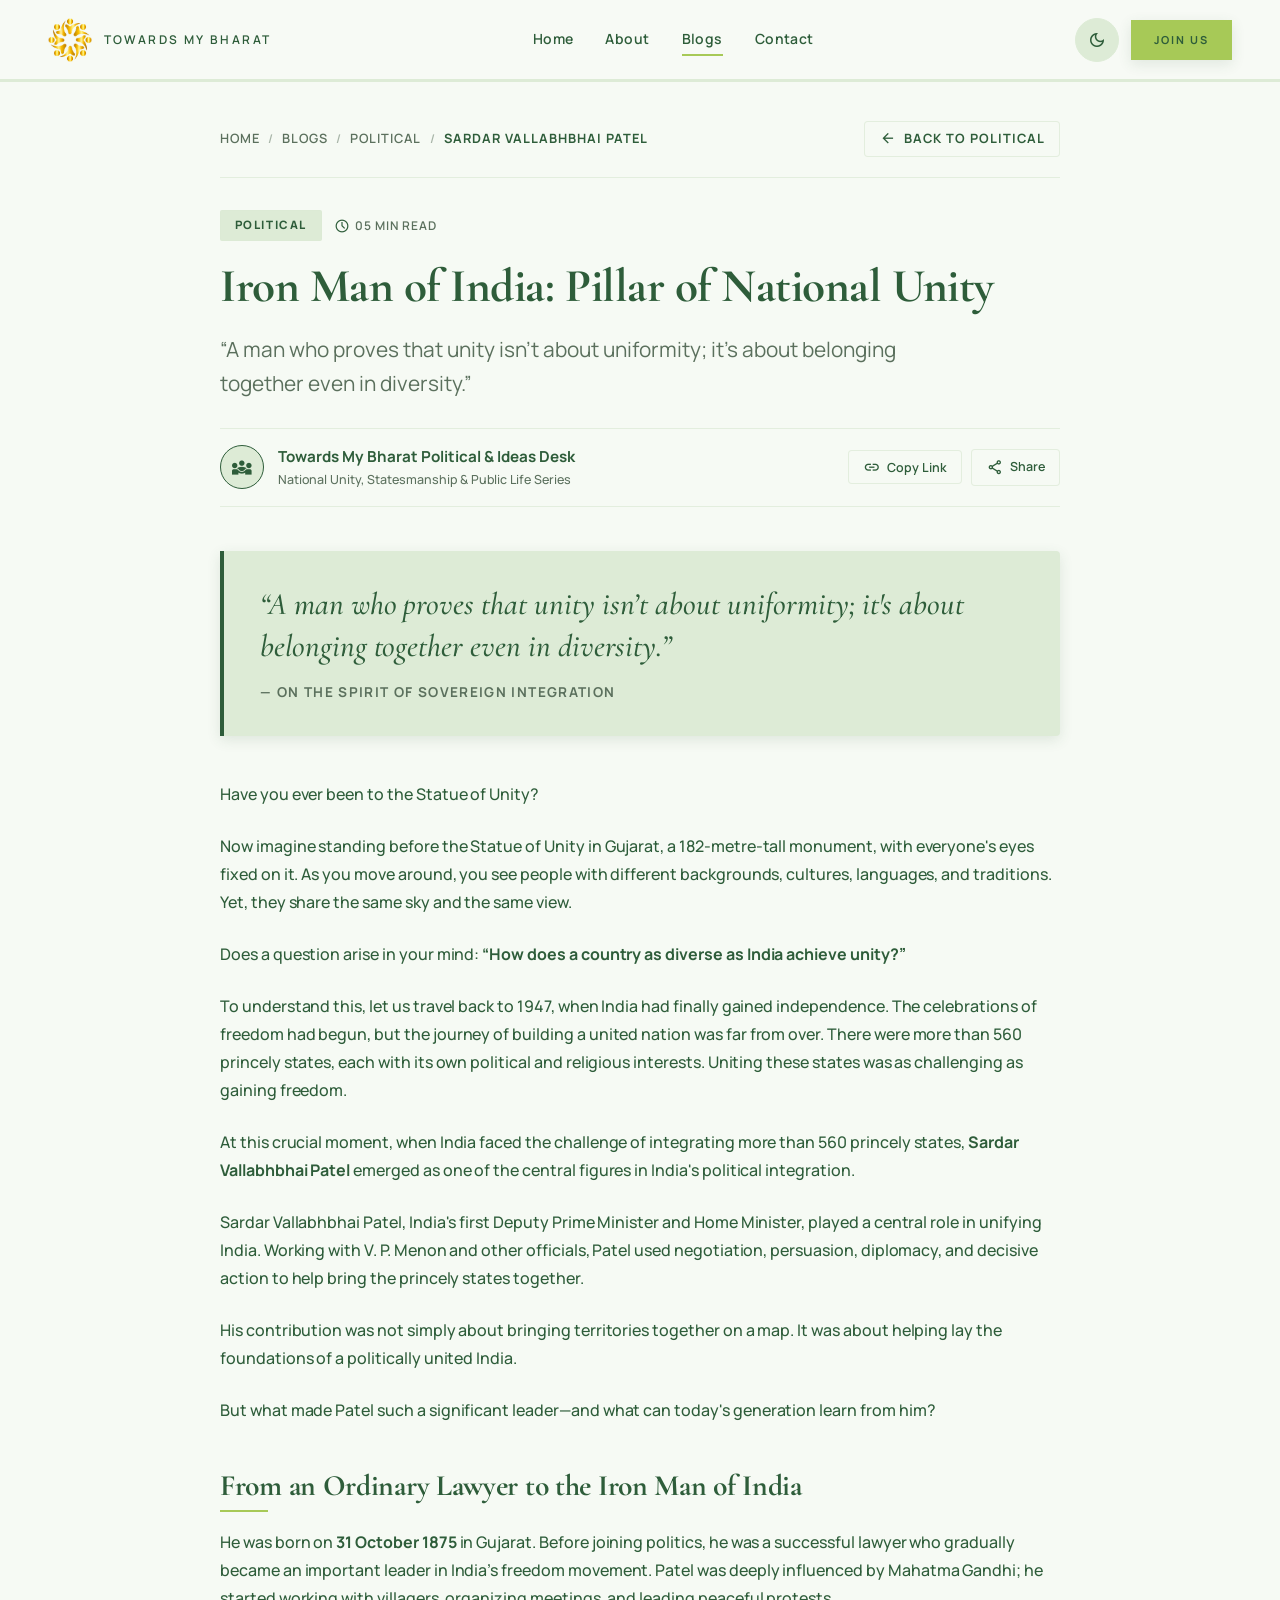
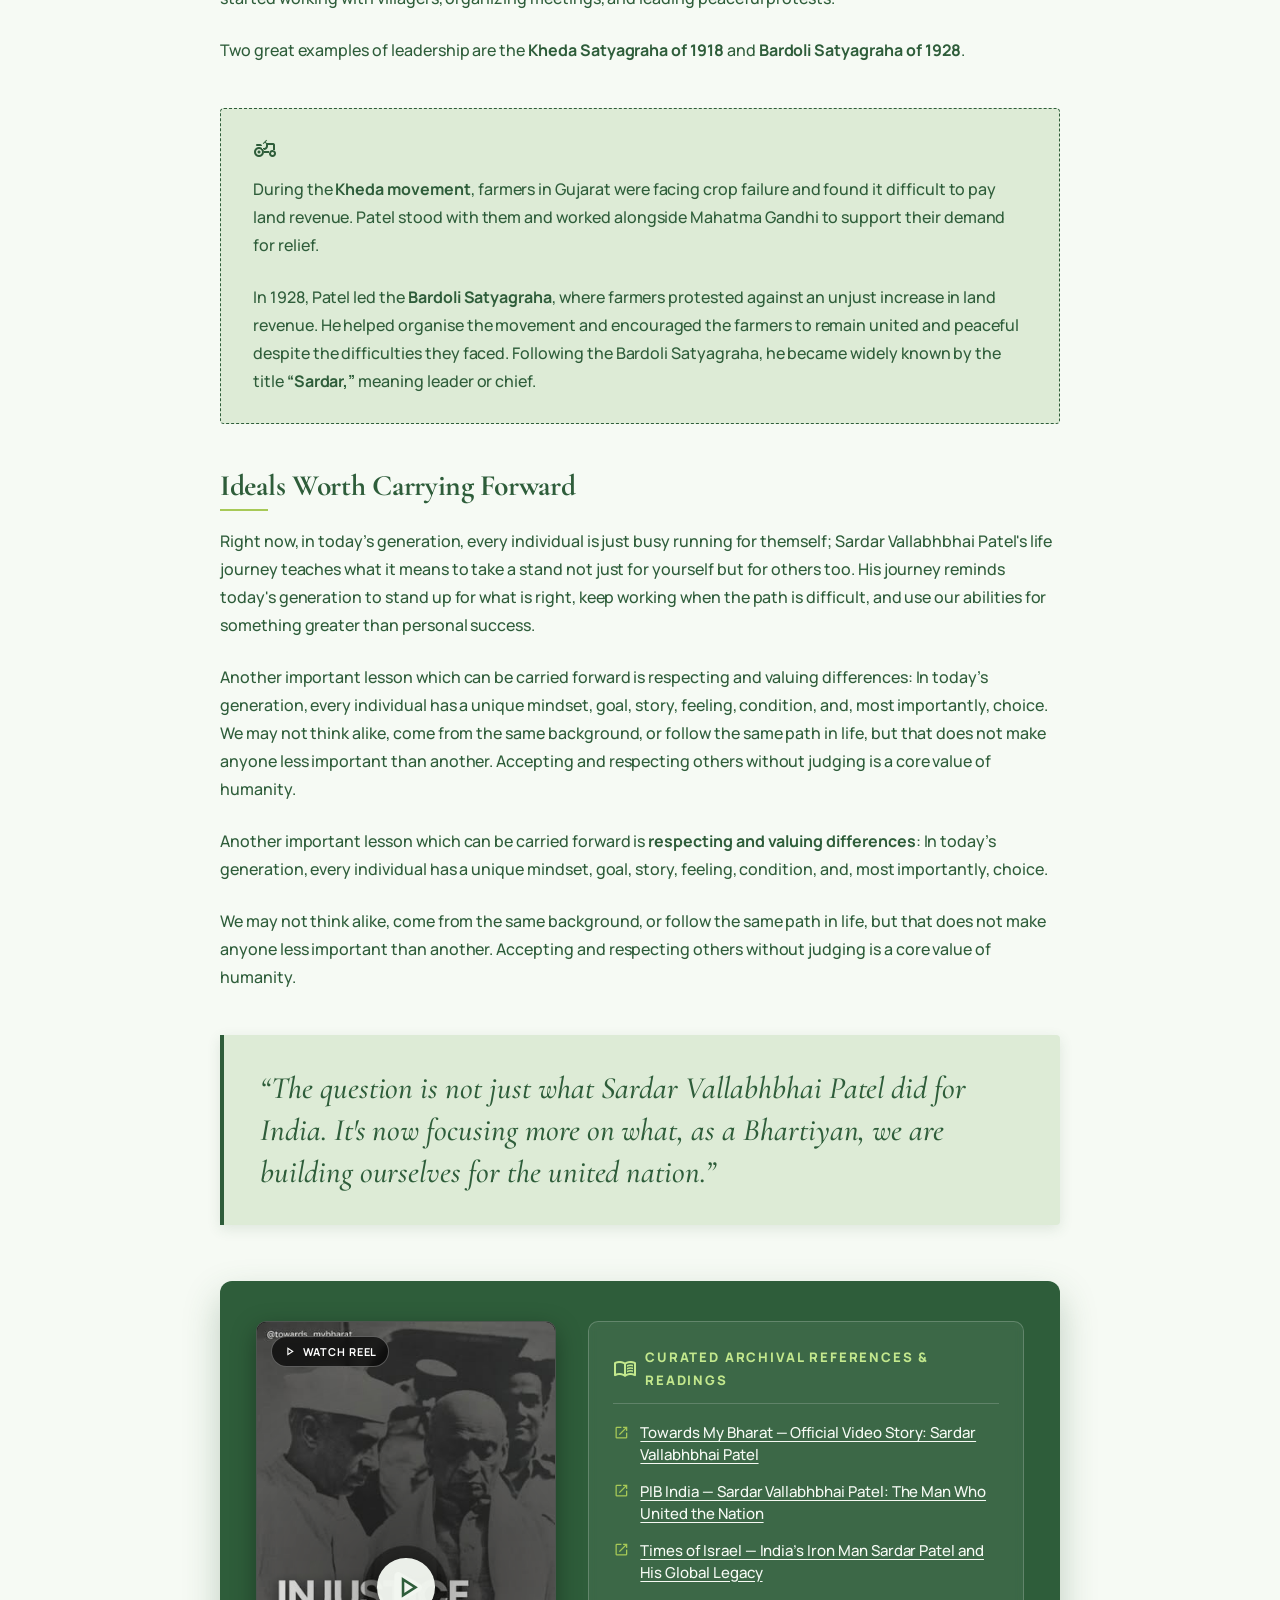
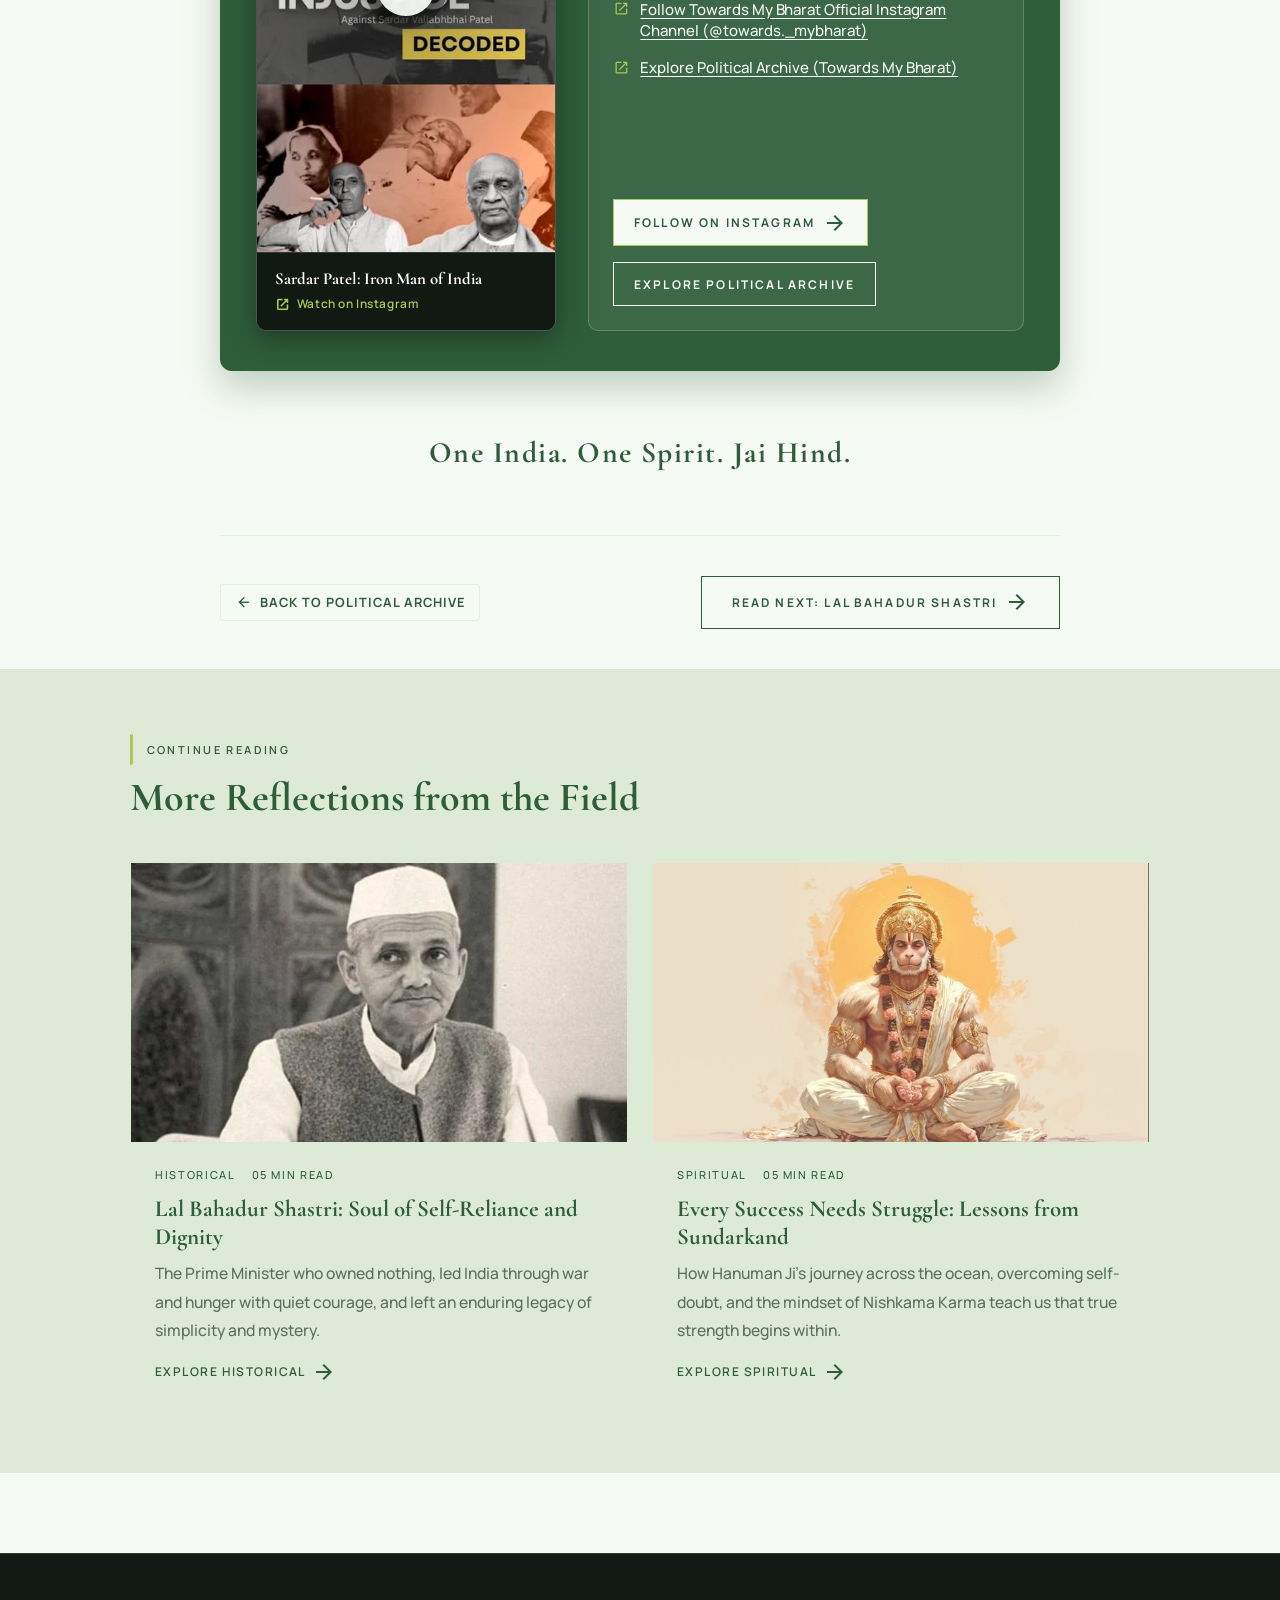
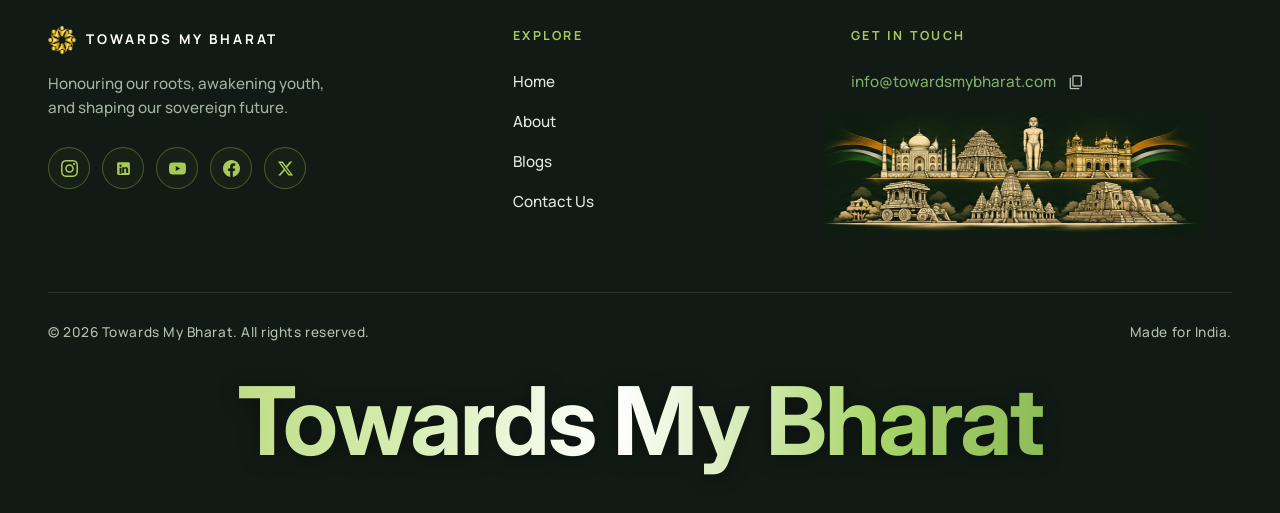
<file: blog-sardar-patel.html>
<!DOCTYPE html>
<html lang="en">

<!--
  ==============================================================================
  TOWARDS MY BHARAT (TMB) — CULTURAL ESSAY & ARCHIVAL READING ROOM
  Article: "Iron Man of India: Pillar of National Unity"
  Subject: Sardar Vallabhbhai Patel — Integration of 560+ Princely States & The Soul of Diversity
  Category: Cultural / National Unity / Sovereign Memory
  ==============================================================================
-->

<head>
  <meta charset="utf-8">
  <meta content="width=device-width, initial-scale=1.0" name="viewport">
  <title>Iron Man of India: Pillar of National Unity | Towards My Bharat</title>
  <meta name="description"
    content="How Sardar Vallabhbhai Patel integrated over 560 princely states, proved that unity is not uniformity, and laid the foundations of a sovereign, diverse Bharat.">
  <link rel="icon" type="image/png" href="photos/TMB Logo.png">

  <!-- OpenGraph & Social Sharing Meta -->
  <meta property="og:type" content="article">
  <meta property="og:title" content="Iron Man of India: Pillar of National Unity">
  <meta property="og:description"
    content="Discover how Sardar Vallabhbhai Patel united over 560 princely states with quiet diplomacy and iron resolve, proving that unity is about belonging together in diversity.">
  <meta property="og:image" content="assets/images/community-workshop.jpg">
  <meta property="og:site_name" content="Towards My Bharat">
  <meta name="twitter:card" content="summary_large_image">

  <!-- Typography & Icons -->
  <link rel="preconnect" href="https://fonts.googleapis.com">
  <link rel="preconnect" href="https://fonts.gstatic.com" crossorigin>
  <link
    href="https://fonts.googleapis.com/css2?family=Inter:wght@700;800;900&family=Cormorant+Garamond:ital,wght@0,400;0,500;0,600;0,700;1,400;1,500;1,600;1,700&family=Manrope:wght@400;500;600;700;800&display=swap"
    rel="stylesheet">
  <link href="https://fonts.googleapis.com/css2?family=Material+Symbols+Outlined:opsz,wght,FILL,GRAD@24,400,0,0"
    rel="stylesheet">

  <!-- Early Theme Bootstrap (Prevents FOUC) -->
  <script src="theme.js"></script>
  <script src="page-transitions.js" defer></script>

  <!-- Core Design System & Dedicated Article Styles -->
  <link rel="stylesheet" href="style.css?v=38">
  <link rel="stylesheet" href="article.css?v=6">
</head>

<body>
  <!-- Reading Progress Bar -->
  <div class="article-progress-container" aria-hidden="true">
    <div id="articleProgressBar" class="article-progress-bar"></div>
  </div>

  <!-- Global Header -->
  <header class="site-header">
    <div class="container nav-container">
      <a class="nav-brand" href="index.html#hero">
        <img alt="Towards My Bharat Logo" src="photos/TMB Logo.png">
        <span class="nav-brand-text">Towards My Bharat</span>
      </a>

      <nav class="nav-links" aria-label="Main Navigation">
        <a href="index.html#hero" class="nav-link">Home</a>
        <a href="about.html" class="nav-link">About</a>
        <a href="blog.html" class="nav-link active">Blogs</a>
        <a href="contact.html" class="nav-link">Contact</a>
      </nav>

      <div class="nav-actions">
        <button id="themeToggle" class="theme-toggle" type="button" aria-label="Switch to dark mode"
          aria-pressed="false" title="Switch to dark mode">
          <span class="material-symbols-outlined" aria-hidden="true">dark_mode</span>
        </button>

        <a href="https://whatsapp.com/channel/0029Vb9bMMyDTkKBztQtTL2A" target="_blank" rel="noopener noreferrer"
          class="nav-cta-btn">
          Join Us
        </a>

        <button id="mobileToggle" class="mobile-toggle" aria-label="Toggle navigation" aria-expanded="false">
          <span class="material-symbols-outlined">menu</span>
        </button>
      </div>
    </div>

    <!-- Mobile Navigation Drawer -->
    <div id="mobileNav" class="mobile-nav-drawer">
      <ul class="mobile-nav-list">
        <li><a class="mobile-nav-link" href="index.html#hero">Home</a></li>
        <li><a class="mobile-nav-link" href="about.html">About</a></li>
        <li><a class="mobile-nav-link" href="blog.html">Blogs</a></li>
        <li><a class="mobile-nav-link" href="contact.html">Contact</a></li>
        <li>
          <a href="https://whatsapp.com/channel/0029Vb9bMMyDTkKBztQtTL2A" target="_blank" rel="noopener noreferrer"
            class="mobile-cta">
            Join Us
          </a>
        </li>
      </ul>
    </div>
  </header>

  <main class="article-page-wrap">
    <article class="article-container">

      <!-- Top Breadcrumbs & Back Navigation -->
      <div class="article-top-nav">
        <nav class="article-breadcrumbs" aria-label="Breadcrumb navigation">
          <a href="index.html">Home</a>
          <span class="breadcrumb-sep" aria-hidden="true">/</span>
          <a href="blog.html">Blogs</a>
          <span class="breadcrumb-sep" aria-hidden="true">/</span>
          <a href="all-blogs.html?category=political">Political</a>
          <span class="breadcrumb-sep" aria-hidden="true">/</span>
          <span class="breadcrumb-current" aria-current="page">Sardar Vallabhbhai Patel</span>
        </nav>

        <a href="all-blogs.html?category=political" class="article-back-btn" aria-label="Back to Political articles">
          <span class="material-symbols-outlined" aria-hidden="true">arrow_back</span>
          <span>Back to Political</span>
        </a>
      </div>

      <!-- Article Header -->
      <header class="article-header">
        <div class="article-meta-badges">
          <span class="article-badge-category">Political</span>
          <span class="article-badge-time">
            <span class="material-symbols-outlined" aria-hidden="true">schedule</span>
            05 min read
          </span>
        </div>

        <h1 class="article-headline">Iron Man of India: Pillar of National Unity</h1>

        <p class="article-deck">
          “A man who proves that unity isn’t about uniformity; it's about belonging together even in diversity.”

        </p>

        <!-- Byline & Social Actions Bar -->
        <div class="article-byline-bar">
          <div class="article-author-info">
            <div class="article-author-avatar" aria-hidden="true">
              <span class="material-symbols-outlined">diversity_3</span>
            </div>
            <div class="article-author-meta">
              <span class="article-author-name">Towards My Bharat Political & Ideas Desk</span>
              <span class="article-author-role">National Unity, Statesmanship & Public Life Series</span>
            </div>
          </div>

          <div class="article-share-actions">
            <button type="button" class="article-share-btn" id="copyArticleLink" title="Copy article link to clipboard">
              <span class="material-symbols-outlined" aria-hidden="true">link</span>
              <span>Copy Link</span>
            </button>
            <a href="https://api.whatsapp.com/send?text=Read%20this%20inspiring%20story%20on%20Sardar%20Vallabhbhai%20Patel:%20"
              target="_blank" rel="noopener noreferrer" class="article-share-btn" title="Share via WhatsApp"
              id="whatsappShareBtn">
              <span class="material-symbols-outlined" aria-hidden="true">share</span>
              <span>Share</span>
            </a>
          </div>
        </div>
      </header>

      <!-- Archival Hero Figure -->
      <!-- <figure class="article-hero-figure">
        <div class="article-hero-img-wrap">
          <img src="assets/images/blog-sardar-patel.jpg"
            alt="Sardar Vallabhbhai Patel, the Iron Man of India and architect of national unity"
            class="article-hero-img" width="1280" height="720" loading="eager" decoding="async">
        </div>
        <figcaption class="article-hero-caption">
          <span class="caption-pill">Pillar of Unity</span>
          <span>Sardar Vallabhbhai Patel (1875–1950) — The Iron Man of India who integrated over 560 princely states,
            proving that unity is not uniformity.</span>
        </figcaption>
      </figure> -->

      <!-- Main Article Body -->
      <div class="article-body">

        <!-- Lead Pullquote Hook -->
        <div class="article-pullquote">
          <blockquote class="article-pullquote-text">
            “A man who proves that unity isn’t about uniformity; it's about belonging together even in diversity.”
          </blockquote>
          <cite class="article-pullquote-cite">— On the Spirit of Sovereign Integration</cite>
        </div>

        <p class="article-lead-p">
          Have you ever been to the Statue of Unity?
        </p>
        <p>
          Now imagine standing before the Statue of Unity in Gujarat, a 182-metre-tall monument, with everyone's eyes
          fixed on it. As you move around, you see people with different backgrounds, cultures, languages, and
          traditions. Yet, they share the same sky and the same view.
        </p>
        <p>
          Does a question arise in your mind: <strong>“How does a country as diverse as India achieve unity?”</strong>
        </p>
        <p>
          To understand this, let us travel back to 1947, when India had finally gained independence. The celebrations
          of
          freedom had begun, but the journey of building a united nation was far from over. There were more than 560
          princely states, each with its own political and religious interests. Uniting these states was as challenging
          as gaining freedom.
        </p>
        <p>
          At this crucial moment, when India faced the challenge of integrating more than 560 princely states,
          <strong>Sardar Vallabhbhai Patel</strong> emerged as one of the central figures in India's political
          integration.
        </p>

        <!-- Biographical Snapshot Card -->
        <!-- <aside class="article-bio-card" aria-label="Biographical snapshot of Sardar Vallabhbhai Patel">
          <span class="article-bio-item-label">Archival Record / Architect of Integration</span>
          <div class="article-bio-grid">
            <div class="article-bio-item">
              <span class="article-bio-item-label">Birth</span>
              <span class="article-bio-item-val">31 October 1875 (Nadiad, Gujarat)</span>
            </div>
            <div class="article-bio-item">
              <span class="article-bio-item-label">Key Portfolios</span>
              <span class="article-bio-item-val">1st Deputy Prime Minister & Home Minister</span>
            </div>
            <div class="article-bio-item">
              <span class="article-bio-item-label">Key Milestones</span>
              <span class="article-bio-item-val">Kheda (1918) & Bardoli (1928) Satyagrahas</span>
            </div>
            <div class="article-bio-item">
              <span class="article-bio-item-label">Historic Achievement</span>
              <span class="article-bio-item-val">Integration of 560+ Princely States</span>
            </div>
          </div>
        </aside> -->

        <p>
          Sardar Vallabhbhai Patel, India's first Deputy Prime Minister and Home Minister, played a central role in
          unifying India. Working with V. P. Menon and other officials, Patel used negotiation, persuasion, diplomacy,
          and decisive action to help bring the princely states together.
        </p>
        <p>
          His contribution was not simply about bringing territories together on a map. It was about helping lay the
          foundations of a politically united India.
        </p>
        <p>
          But what made Patel such a significant leader—and what can today's generation learn from him?
        </p>

        <!-- Section 1 -->
        <h2>From an Ordinary Lawyer to the Iron Man of India</h2>
        <p>
          He was born on <strong>31 October 1875</strong> in Gujarat. Before joining politics, he was a successful
          lawyer
          who gradually became an important leader in India’s freedom movement. Patel was deeply influenced by Mahatma
          Gandhi; he started working with villagers, organizing meetings, and leading peaceful protests.
        </p>
        <p>
          Two great examples of leadership are the <strong>Kheda Satyagraha of 1918</strong> and <strong>Bardoli
            Satyagraha of 1928</strong>.
        </p>

        <!-- Leadership Inset -->
        <div class="article-investigative-box">
          <div class="article-investigative-header">
            <span class="material-symbols-outlined" aria-hidden="true">agriculture</span>
            <!-- <h3>The Peasant Movements that Forged a Sardar</h3> -->
          </div>
          <p>
            During the <strong>Kheda movement</strong>, farmers in Gujarat were facing crop failure and found it
            difficult to pay land revenue. Patel stood with them and worked alongside Mahatma Gandhi to support their
            demand for relief.
          </p>
          <p style="margin-bottom: 0;">
            In 1928, Patel led the <strong>Bardoli Satyagraha</strong>, where farmers protested against an unjust
            increase
            in land revenue. He helped organise the movement and encouraged the farmers to remain united and peaceful
            despite the difficulties they faced. Following the Bardoli Satyagraha, he became widely known by the title
            <strong>“Sardar,”</strong> meaning leader or chief.
          </p>
        </div>

        <!-- Section 2 -->
        <h2>Ideals Worth Carrying Forward</h2>
        <p>
          Right now, in today’s generation, every individual is just busy running for themself; Sardar Vallabhbhai
          Patel's
          life journey teaches what it means to take a stand not just for yourself but for others too. His journey
          reminds today's generation to stand up for what is right, keep working when the path is difficult, and use our
          abilities for something greater than personal success.
        </p>
        <p>
          Another important lesson which can be carried forward is respecting and valuing differences: In today’s
          generation, every individual has a unique mindset, goal, story, feeling, condition, and, most importantly,
          choice. We may not think alike, come from the same background, or follow the same path in life, but that does
          not make anyone less important than another. Accepting and respecting others without judging is a core value
          of humanity.

        </p>

        <!-- Slogan Showcase Card -->
        <!-- <div class="article-slogan-card">
          <div class="article-slogan-text">“Unity Isn't Uniformity”</div>
          <p class="article-slogan-sub">
            It is about belonging together even in diversity. We may not think alike, come from the same background, or
            follow the same path in life, but that does not make anyone less important than another.
          </p>
        </div> -->

        <p>
          Another important lesson which can be carried forward is <strong>respecting and valuing differences</strong>:
          In today’s generation, every individual has a unique mindset, goal, story, feeling, condition, and, most
          importantly, choice.
        </p>
        <p>
          We may not think alike, come from the same background, or follow the same path in life, but that does not make
          anyone less important than another. Accepting and respecting others without judging is a core value of
          humanity.
        </p>

        <!-- Central Question Highlight -->
        <div class="article-pullquote">
          <blockquote class="article-pullquote-text">
            “The question is not just what Sardar Vallabhbhai Patel did for India. It's now focusing more on what, as a
            Bhartiyan, we are building ourselves for the united nation.”
          </blockquote>
          <!-- <cite class="article-pullquote-cite">— The Responsibility of Modern Bharat</cite> -->
        </div>

        <!-- Section: Related Reel & Curated References -->
        <section class="article-reel-ref-section" aria-label="Related Reel and Curated References">
          <div class="article-reel-ref-grid">
            <!-- Left Side: Related Reel Photo with Instagram Pop-up Trigger -->
            <div class="article-reel-preview-card" id="openReelBtn" role="button" tabindex="0"
              aria-label="Play related Instagram Reel: Sardar Vallabhbhai Patel Story">
              <div class="article-reel-thumb-wrap">
                <img src="assets/images/featured-reel-sardar-patel.jpg"
                  alt="Sardar Vallabhbhai Patel Story - Related Reel" loading="lazy">
                <span class="article-reel-overlay-badge">
                  <span class="material-symbols-outlined" style="font-size: 0.95rem;">play_arrow</span>
                  Watch Reel
                </span>
                <div class="article-reel-play-icon" aria-hidden="true">
                  <div class="article-reel-play-btn">
                    <span class="material-symbols-outlined">play_arrow</span>
                  </div>
                </div>
              </div>
              <div class="article-reel-card-footer">
                <strong>Sardar Patel: Iron Man of India</strong>
                <span>
                  <span class="material-symbols-outlined" style="font-size: 0.95rem;">open_in_new</span>
                  Watch on Instagram
                </span>
              </div>
            </div>

                  <!-- Right Side: Curated Reference Links -->
                  <div class="article-reel-ref-panel">
                    <div class="article-ref-title">
                      <span class="material-symbols-outlined" aria-hidden="true">menu_book</span>
                      <span>Curated Archival References & Readings</span>
                    </div>
                    <ul class="article-ref-list">
                      <li>
                        <span class="material-symbols-outlined" aria-hidden="true">open_in_new</span>
                          <a href="https://www.instagram.com/p/DQd9f_4jHQV/" target="_blank" rel="noopener noreferrer">
                            Towards My Bharat — Official Video Story: Sardar Vallabhbhai Patel
                          </a>
                      </li>
                      <li>
                        <span class="material-symbols-outlined" aria-hidden="true">open_in_new</span>
                          <a
                          href="https://static.pib.gov.in/WriteReadData/specificdocs/documents/2021/oct/doc2021103021.pdf"
                          target="_blank" rel="noopener noreferrer">
                          PIB India — Sardar Vallabhbhai Patel: The Man Who United the Nation
                        </a>
                      </li>
                      <li>
                        <span class="material-symbols-outlined" aria-hidden="true">open_in_new</span>
                          <a
                          href="https://blogs.timesofisrael.com/beyond-borders-indias-iron-man-sardar-patel-and-his-global-legacy/"
                          target="_blank" rel="noopener noreferrer">
                          Times of Israel — India’s Iron Man Sardar Patel and His Global Legacy
                        </a>
                      </li>
                      <li>
                        <span class="material-symbols-outlined" aria-hidden="true">open_in_new</span>
                          <a href="https://www.instagram.com/towards._mybharat?stkn=MXZlNnU2aWJ4YjN1eQ=="
                            target="_blank" rel="noopener noreferrer">
                            Follow Towards My Bharat Official Instagram Channel (@towards._mybharat)
                          </a>
                      </li>
                      <li>
                        <span class="material-symbols-outlined" aria-hidden="true">open_in_new</span>
                        <a href="all-blogs.html?category=political">
                          Explore Political Archive (Towards My Bharat)
                        </a>
                      </li>
                    </ul>

                    <div class="article-pledge-actions" style="margin-top: auto; justify-content: flex-start;">
                      <a href="https://www.instagram.com/towards._mybharat?stkn=MXZlNnU2aWJ4YjN1eQ==" target="_blank"
                        rel="noopener noreferrer" class="btn btn-primary"
                        style="background: #F6FAF4; color: #2E5D3A; padding: 0.65rem 1.25rem;">
                        <span>Follow on Instagram</span>
                        <span class="material-symbols-outlined" aria-hidden="true">arrow_forward</span>
                      </a>
                      <a href="all-blogs.html?category=political" class="btn btn-outline"
                        style="border-color: #F6FAF4; color: #F6FAF4; padding: 0.65rem 1.25rem;">
                        <span>Explore Political Archive</span>
                      </a>
                    </div>
                  </div>
                </div>
            </section>

            <div class="article-salutation">One India. One Spirit. Jai Hind.</div>

            <!-- Bottom Navigation & Return Links -->
            <nav class="article-bottom-nav" aria-label="Article footer navigation">
              <a href="all-blogs.html?category=political" class="article-back-btn">
                <span class="material-symbols-outlined" aria-hidden="true">arrow_back</span>
                <span>Back to Political Archive</span>
              </a>

              <a href="blog-lal-bahadur-shastri.html" class="btn btn-outline">
                <span>Read Next: Lal Bahadur Shastri</span>
                <span class="material-symbols-outlined" aria-hidden="true">arrow_forward</span>
              </a>
            </nav>

          </div>
    </article>

    <!-- Related Stories Section -->
    <section class="article-related-section" aria-labelledby="related-heading">
      <div class="article-wide-container">
        <div class="article-related-header">
          <span class="section-badge">Continue Reading</span>
          <h2 id="related-heading">More Reflections from the Field</h2>
        </div>

        <div class="blog-grid">
          <!-- Story 1: Historical (Lal Bahadur Shastri) -->
          <article class="blog-card" style="position: relative; cursor: pointer;">
            <a class="blog-card-clickable-overlay" href="blog-lal-bahadur-shastri.html"
              aria-label="Read story: Lal Bahadur Shastri: Soul of Self-Reliance and Dignity"></a>
            <img src="assets/images/blog-shastri-portrait.jpg" alt="Dignified editorial portrait of Lal Bahadur Shastri"
              loading="lazy">
            <div class="blog-card-body">
              <div class="journal-meta"><span>HISTORICAL</span><span>05 MIN READ</span></div>
              <h3>Lal Bahadur Shastri: Soul of Self-Reliance and Dignity</h3>
              <p>The Prime Minister who owned nothing, led India through war and hunger with quiet courage, and left an
                enduring legacy of simplicity and mystery.</p>
              <a class="journal-read-link" href="blog-lal-bahadur-shastri.html">
                <span>Explore Historical</span>
                <span class="material-symbols-outlined" aria-hidden="true">arrow_forward</span>
              </a>
            </div>
          </article>

          <!-- Story 2: Spiritual (Sundarkand Lessons) -->
          <article class="blog-card" style="position: relative; cursor: pointer;">
            <a class="blog-card-clickable-overlay" href="blog-sundarkand-lessons.html"
              aria-label="Read story: Every Success Needs Struggle: Lessons from Sundarkand"></a>
            <img src="assets/images/blog-sundarkand.jpg"
              alt="Sri Hanuman Ji standing at the cliff edge overlooking the ocean" loading="lazy">
            <div class="blog-card-body">
              <div class="journal-meta"><span>SPIRITUAL</span><span>05 MIN READ</span></div>
              <h3>Every Success Needs Struggle: Lessons from Sundarkand</h3>
              <p>How Hanuman Ji’s journey across the ocean, overcoming self-doubt, and the mindset of Nishkama Karma
                teach us that true strength begins within.</p>
              <a class="journal-read-link" href="blog-sundarkand-lessons.html">
                <span>Explore Spiritual</span>
                <span class="material-symbols-outlined" aria-hidden="true">arrow_forward</span>
              </a>
            </div>
          </article>
        </div>
      </div>
    </section>
  </main>

  <!-- Global Footer -->
  <footer class="site-footer">
    <div class="container">
      <div class="footer-main-grid">

        <!-- Column 1: Brand Info & Socials -->
        <div class="footer-col-brand">
          <a class="footer-brand" href="index.html#hero">
            <img class="footer-brand-img" alt="Towards My Bharat Logo" src="photos/TMB Logo.png">
            <span class="footer-brand-name">Towards My Bharat</span>
          </a>
          <p class="footer-brand-tagline">
            Honouring our roots, awakening youth, <br>and shaping our sovereign future.
          </p>
          <div class="footer-social-row" aria-label="Social media channels">
            <a aria-label="Instagram" class="footer-social-icon"
              href="https://www.instagram.com/towards._mybharat?stkn=MXZlNnU2aWJ4YjN1eQ==" target="_blank"
              rel="noopener noreferrer">
              <svg viewBox="0 0 24 24" aria-hidden="true">
                <path
                  d="M12 2.163c3.204 0 3.584.012 4.85.07 3.252.148 4.771 1.691 4.919 4.919.058 1.265.069 1.645.069 4.849 0 3.205-.012 3.584-.069 4.849-.149 3.225-1.664 4.771-4.919 4.919-1.266.058-1.644.07-4.85.07-3.204 0-3.584-.012-4.849-.07-3.26-.149-4.771-1.699-4.919-4.92-.058-1.265-.07-1.644-.07-4.849 0-3.204.013-3.583.07-4.849.149-3.227 1.664-4.771 4.919-4.919 1.266-.057 1.645-.069 4.849-.069zm0-2.163c-3.259 0-3.667.014-4.947.072-4.358.2-6.78 2.618-6.98 6.98-.059 1.281-.073 1.689-.073 4.948 0 3.259.014 3.668.072 4.948.2 4.358 2.618 6.78 6.98 6.98 1.281.058 1.689.072 4.948.072 3.259 0 3.668-.014 4.948-.072 4.354-.2 6.782-2.618 6.979-6.98.059-1.28.073-1.689.073-4.948 0-3.259-.014-3.667-.072-4.947-.196-4.354-2.617-6.78-6.979-6.98-1.281-.059-1.69-.073-4.949-.073zm0 5.838c-3.403 0-6.162 2.759-6.162 6.162s2.759 6.163 6.162 6.163 6.162-2.759 6.162-6.163c0-3.403-2.759-6.162-6.162-6.162zm0 10.162c-2.209 0-4-1.79-4-4 0-2.209 1.791-4 4-4s4 1.791 4 4c0 2.21-1.791 4-4 4zm6.406-11.845c-.796 0-1.441.645-1.441 1.44s.645 1.44 1.441 1.44c.795 0 1.439-.645 1.439-1.44s-.644-1.44-1.439-1.44z" />
              </svg>
            </a>
            <a aria-label="LinkedIn" class="footer-social-icon" href="https://linkedin.com" target="_blank"
              rel="noopener noreferrer">
              <svg viewBox="0 0 24 24" aria-hidden="true">
                <path
                  d="M19 3a2 2 0 0 1 2 2v14a2 2 0 0 1-2 2H5a2 2 0 0 1-2-2V5a2 2 0 0 1 2-2h14m-.5 15.5v-5.3a3.26 3.26 0 0 0-3.26-3.26c-.85 0-1.84.52-2.28 1.3v-1.11h-2.79v8.37h2.79v-4.93c0-.77.62-1.4 1.39-1.4a1.4 1.4 0 0 1 1.4 1.4v4.93h2.75M6.46 10.9v8.37H9.2V10.9H6.46M7.83 6.45a1.63 1.63 0 0 0-1.63 1.63c0 .9.73 1.63 1.63 1.63a1.63 1.63 0 0 0 1.63-1.63c0-.9-.73-1.63-1.63-1.63z" />
              </svg>
            </a>
            <a aria-label="YouTube" class="footer-social-icon" href="https://youtube.com" target="_blank"
              rel="noopener noreferrer">
              <svg viewBox="0 0 24 24" aria-hidden="true">
                <path
                  d="M23.498 6.186a3.016 3.016 0 0 0-2.122-2.136C19.505 3.545 12 3.545 12 3.545s-7.505 0-9.377.505A3.017 3.017 0 0 0 .502 6.186C0 8.07 0 12 0 12s0 3.93.502 5.814a3.016 3.016 0 0 0 2.122 2.136c1.871.505 9.376.505 9.376.505s7.505 0 9.377-.505a3.015 3.015 0 0 0 2.122-2.136C24 15.93 24 12 24 12s0-3.93-.502-5.814zM9.545 15.568V8.432L15.818 12l-6.273 3.568z" />
              </svg>
            </a>
            <a aria-label="Facebook" class="footer-social-icon" href="https://facebook.com" target="_blank"
              rel="noopener noreferrer">
              <svg viewBox="0 0 24 24" aria-hidden="true">
                <path
                  d="M24 12.073c0-6.627-5.373-12-12-12s-12 5.373-12 12c0 5.99 4.388 10.954 10.125 11.854v-8.385H7.078v-3.47h3.047V9.43c0-3.007 1.792-4.669 4.533-4.669 1.312 0 2.686.235 2.686.235v2.953H15.83c-1.491 0-1.956.925-1.956 1.874v2.25h3.328l-.532 3.47h-2.796v8.385C19.612 23.027 24 18.062 24 12.073z" />
              </svg>
            </a>
            <a aria-label="X (Twitter)" class="footer-social-icon" href="https://x.com" target="_blank"
              rel="noopener noreferrer">
              <svg viewBox="0 0 24 24" aria-hidden="true">
                <path
                  d="M18.244 2.25h3.308l-7.227 8.26 8.502 11.24H16.17l-5.214-6.817L4.99 21.75H1.68l7.73-8.835L1.254 2.25H8.08l4.713 6.231zm-1.161 17.52h1.833L7.084 4.126H5.117z" />
              </svg>
            </a>
          </div>
        </div>

        <!-- Column 2: Vertical Pages Navigation -->
        <div class="footer-col-nav">
          <span class="footer-heading">EXPLORE</span>
          <nav class="footer-vertical-links" aria-label="Footer pages navigation">
            <a href="index.html#hero">Home</a>
            <a href="about.html">About</a>
            <a href="blog.html">Blogs</a>
            <a href="contact.html">Contact Us</a>
          </nav>
        </div>

        <!-- Column 3: Contact & Email -->
        <div class="footer-col-contact">
          <span class="footer-heading">GET IN TOUCH</span>
          <div class="footer-email-row">
            <a href="mailto:info@towardsmybharat.com" class="footer-email-link">info@towardsmybharat.com</a>
            <button type="button" class="footer-copy-btn" data-copy="info@towardsmybharat.com" aria-label="Copy email"
              title="Copy email">
              <span class="material-symbols-outlined">content_copy</span>
            </button>
          </div>
          <img class="footer-heritage-img" src="assets/images/footer-heritage-panorama.png?v=1" alt=""
            aria-hidden="true" width="1100" height="360" loading="lazy" decoding="async">
        </div>
      </div>

      <!-- Bottom Bar: Copyright & Made in India -->
      <div class="footer-meta-bar">
        <span>© 2026 Towards My Bharat. All rights reserved.</span>
        <span>Made for India.</span>
      </div>

      <!-- Giant Background Watermark -->
      <div class="footer-wordmark" aria-hidden="true">Towards My Bharat</div>
    </div>
  </footer>

  <!-- Instagram Reel Popup Modal -->
  <div class="work-reel-modal" id="reelModal" aria-hidden="true" role="dialog" aria-modal="true"
    aria-labelledby="reelModalTitle">
    <div class="work-reel-modal-panel">
      <div class="work-reel-modal-header">
        <h2 id="reelModalTitle">Sardar Vallabhbhai Patel Story • Towards My Bharat</h2>
        <button type="button" class="work-reel-modal-close" id="reelModalClose" aria-label="Close Instagram Reel">
          <span class="material-symbols-outlined">close</span>
        </button>
      </div>
      <div class="work-reel-frame" id="reelModalFrame"></div>
    </div>
  </div>

  <!-- Toast Notification for Link Copying -->
  <div id="articleToast" class="article-toast" role="status" aria-live="polite">
    <span class="material-symbols-outlined" aria-hidden="true">check_circle</span>
    <span>Article link copied to clipboard!</span>
  </div>

  <!-- Interactive Scripts -->
  <script src="script.js"></script>
  <script>
    (() => {
      'use strict';

      // 1. Instagram Reel Pop-up Controller
      const reelTrigger = document.getElementById('openReelBtn');
      const reelModal = document.getElementById('reelModal');
      const reelClose = document.getElementById('reelModalClose');
      const reelFrame = document.getElementById('reelModalFrame');

      const REEL_URL = 'https://www.instagram.com/p/DQd9f_4jHQV/';
      const REEL_EMBED_URL = 'https://www.instagram.com/p/DQd9f_4jHQV/embed/';

      const openReelPopup = () => {
        if (!reelModal || !reelFrame) return;

        reelFrame.innerHTML = `
          <iframe src="${REEL_EMBED_URL}"
            width="100%" height="100%"
            style="border:0; min-height:min(78vh, 660px); width:100%; display:block;"
            allowtransparency="true" allow="autoplay; clipboard-write; encrypted-media; picture-in-picture; web-share"
            loading="lazy"></iframe>
          <div style="padding: 0.85rem; text-align: center; background: #111A14; width: 100%;">
            <a href="${REEL_URL}" target="_blank" rel="noopener noreferrer"
              style="color: #A7C957; font-size: 0.82rem; font-weight: 700; text-decoration: underline; display: inline-flex; align-items: center; gap: 0.35rem;">
              <span>Watch directly on Instagram</span>
              <span class="material-symbols-outlined" style="font-size: 0.95rem;">open_in_new</span>
            </a>
          </div>
        `;

        reelModal.classList.add('is-open');
        reelModal.setAttribute('aria-hidden', 'false');
        document.body.style.overflow = 'hidden';
        if (reelClose) reelClose.focus();
      };

      const closeReelPopup = () => {
        if (!reelModal || !reelFrame) return;
        reelModal.classList.remove('is-open');
        reelModal.setAttribute('aria-hidden', 'true');
        reelFrame.innerHTML = '';
        document.body.style.overflow = '';
      };

      if (reelTrigger) {
        reelTrigger.addEventListener('click', openReelPopup);
        reelTrigger.addEventListener('keydown', (e) => {
          if (e.key === 'Enter' || e.key === ' ') {
            e.preventDefault();
            openReelPopup();
          }
        });
      }

      if (reelClose) reelClose.addEventListener('click', closeReelPopup);

      if (reelModal) {
        reelModal.addEventListener('click', (e) => {
          if (e.target === reelModal) closeReelPopup();
        });
      }

      document.addEventListener('keydown', (e) => {
        if (e.key === 'Escape' && reelModal && reelModal.classList.contains('is-open')) {
          closeReelPopup();
        }
      });

      // 2. Reading Progress Bar Synchronization
      const progressBar = document.getElementById('articleProgressBar');
      const updateReadingProgress = () => {
        if (!progressBar) return;
        const totalHeight = document.documentElement.scrollHeight - window.innerHeight;
        if (totalHeight <= 0) return;
        const currentProgress = (window.scrollY / totalHeight) * 100;
        progressBar.style.width = Math.min(100, Math.max(0, currentProgress)) + '%';
      };
      window.addEventListener('scroll', updateReadingProgress, { passive: true });
      window.addEventListener('resize', updateReadingProgress);
      updateReadingProgress();

      // 3. Dynamic Copy Link Handler
      const copyBtn = document.getElementById('copyArticleLink');
      const toast = document.getElementById('articleToast');
      if (copyBtn && toast) {
        copyBtn.addEventListener('click', async () => {
          try {
            if (navigator.clipboard && window.location.href) {
              await navigator.clipboard.writeText(window.location.href);
            } else {
              const dummyInput = document.createElement('input');
              dummyInput.value = window.location.href;
              document.body.appendChild(dummyInput);
              dummyInput.select();
              document.execCommand('copy');
              document.body.removeChild(dummyInput);
            }
            toast.classList.add('is-visible');
            setTimeout(() => {
              toast.classList.remove('is-visible');
            }, 3000);
          } catch (err) {
            console.error('Could not copy link:', err);
          }
        });
      }

      // 4. Dynamic WhatsApp Share Link
      const waBtn = document.getElementById('whatsappShareBtn');
      if (waBtn) {
        const shareText = encodeURIComponent(
          'Read "Iron Man of India: Pillar of National Unity" on Towards My Bharat: ' + window.location.href
        );
        waBtn.href = 'https://api.whatsapp.com/send?text=' + shareText;
      }
    })();
  </script>
</body>

</html>
</file>
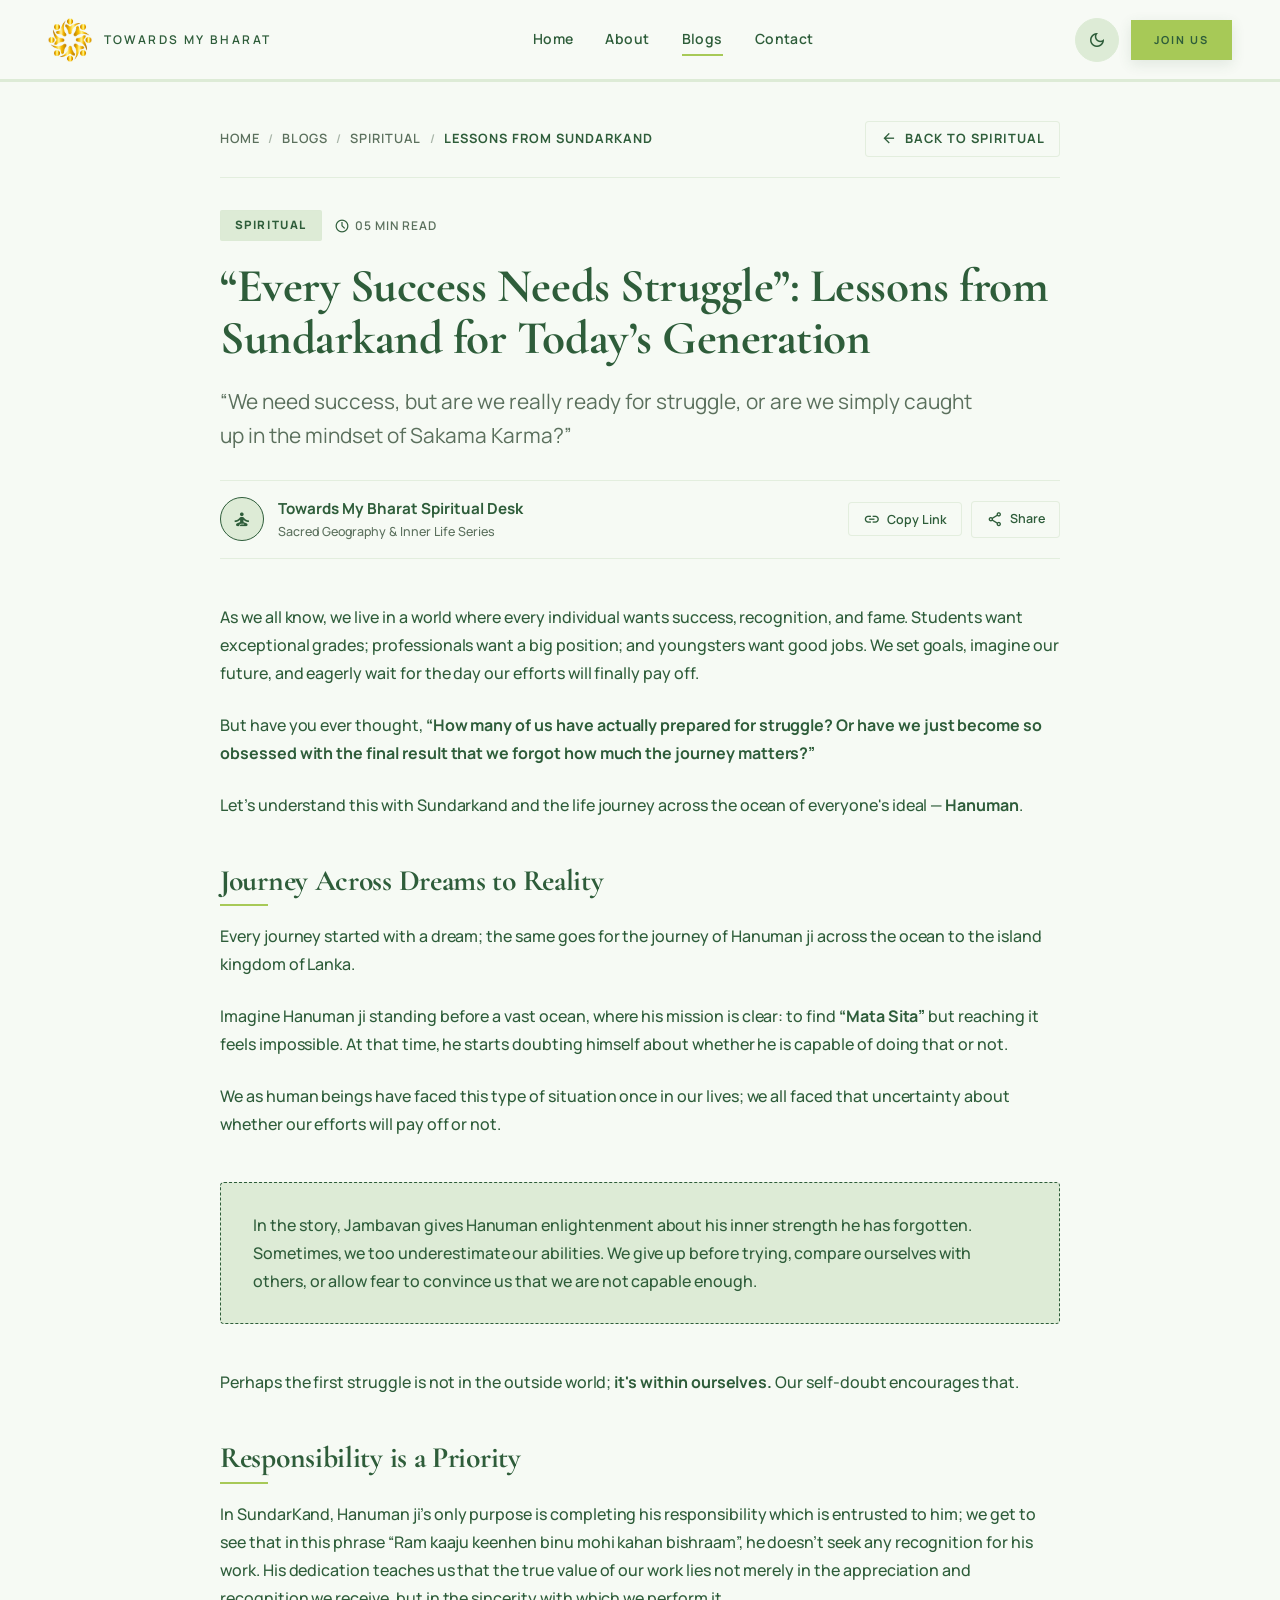
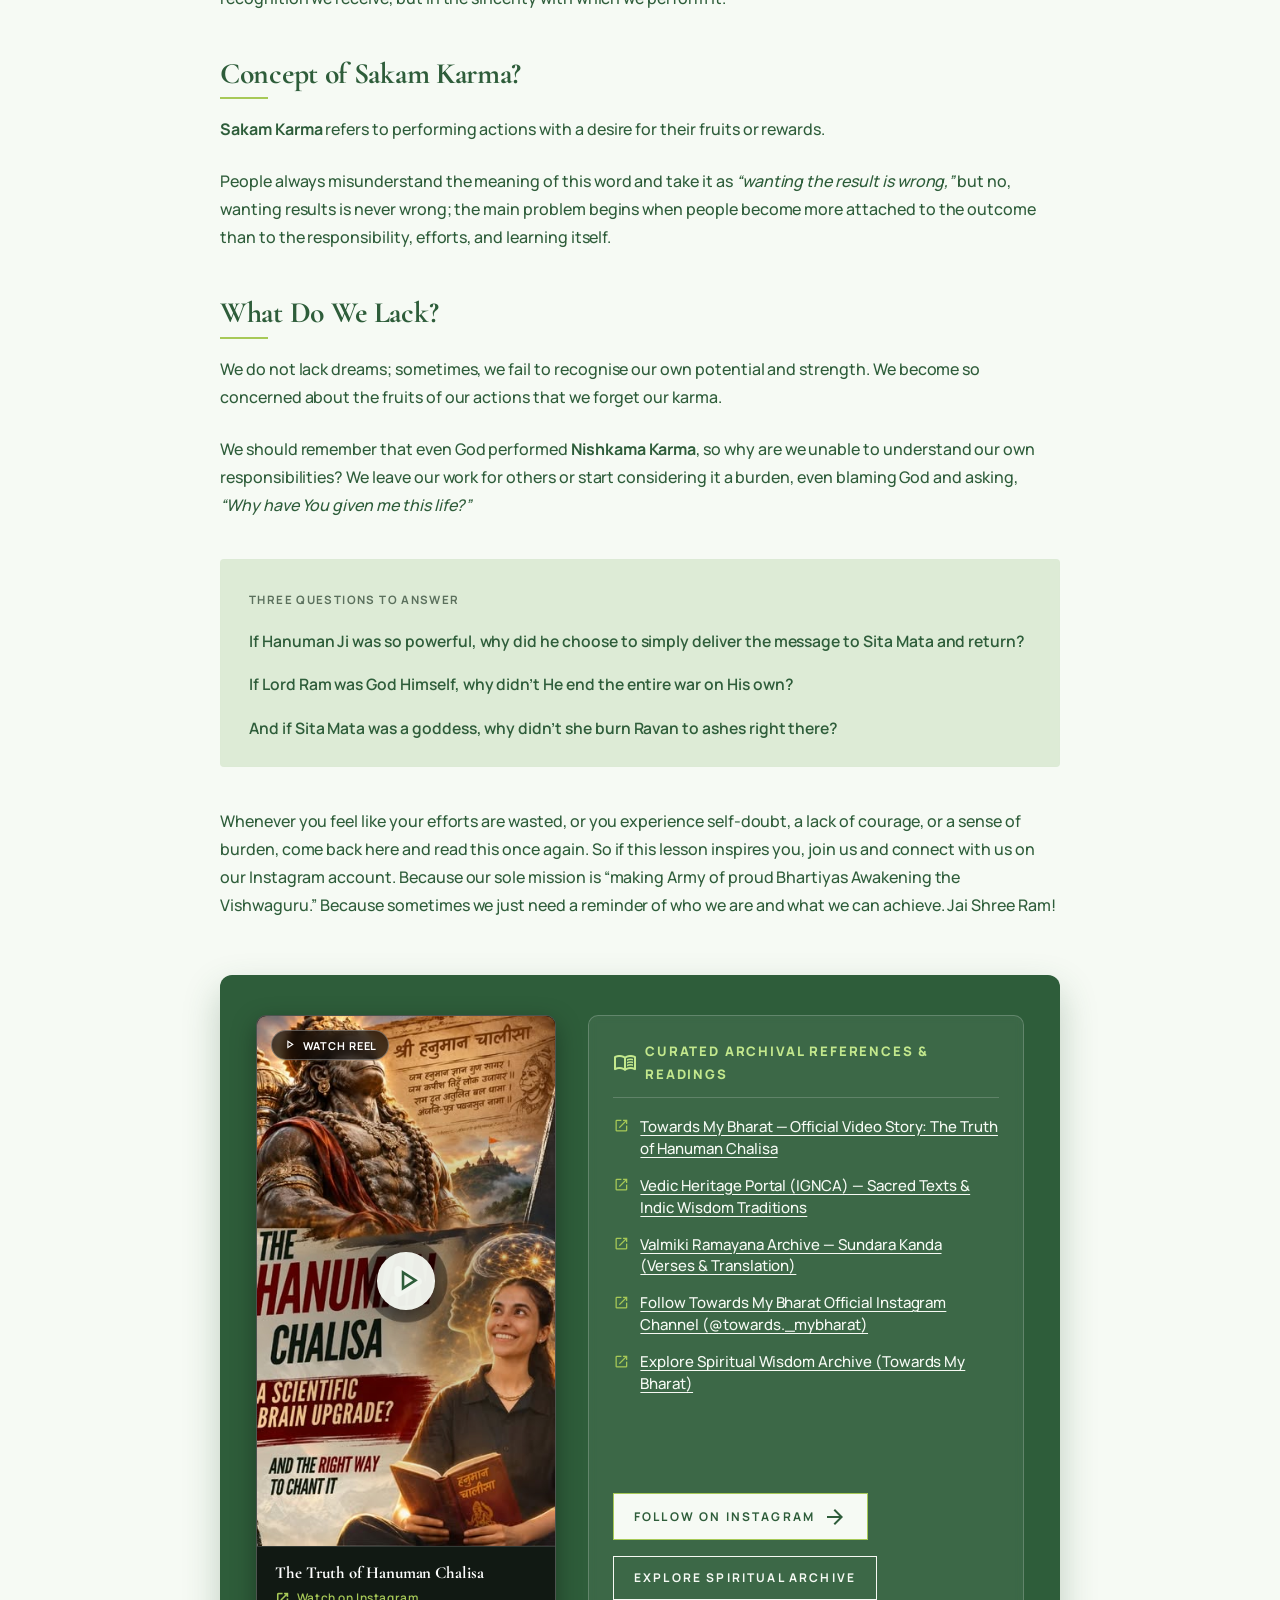
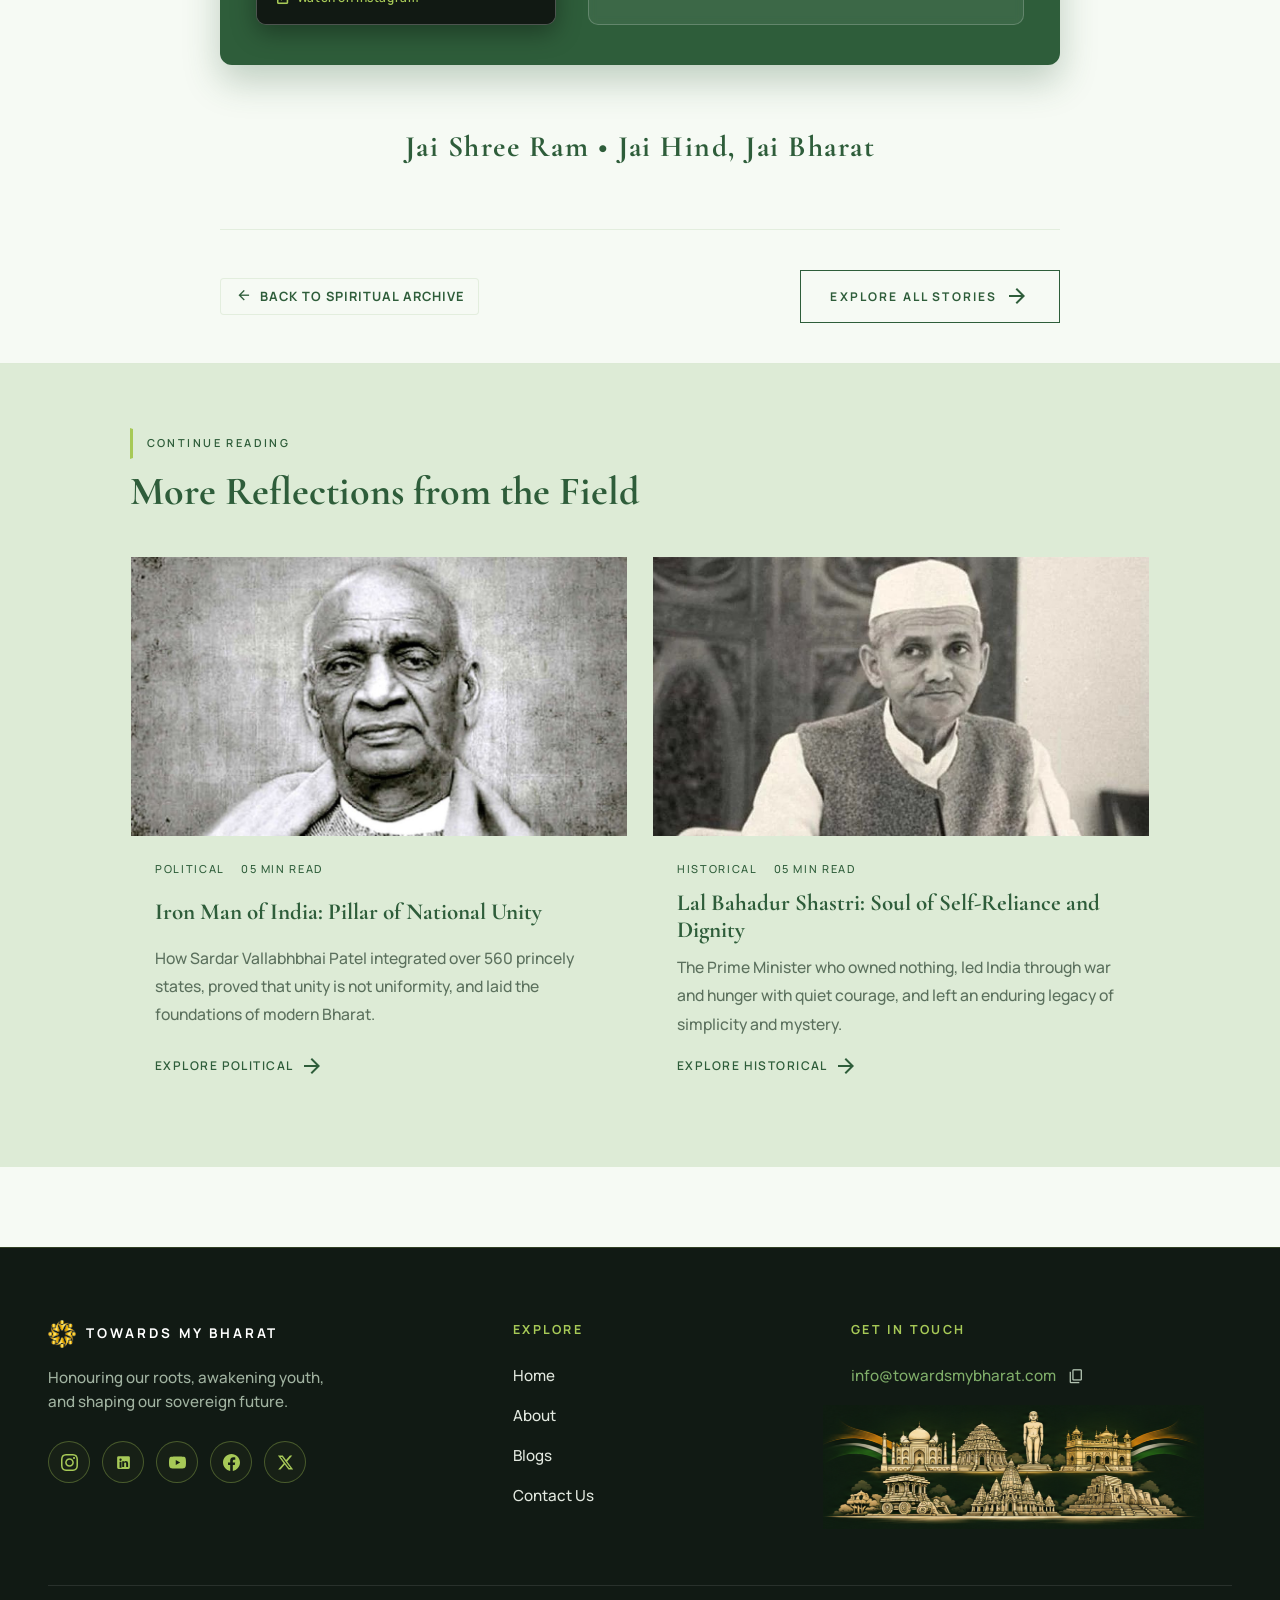
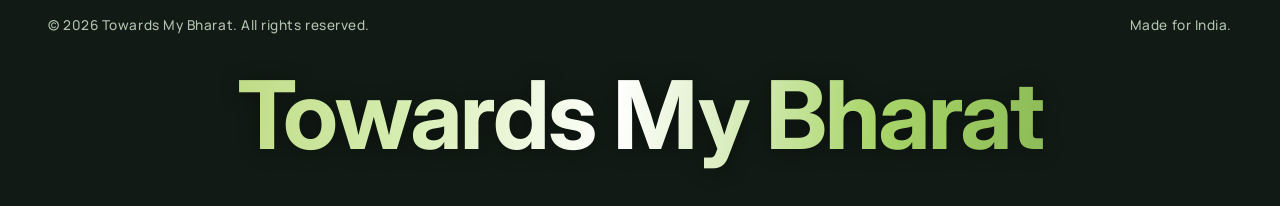
<file: blog-sundarkand-lessons.html>
<!DOCTYPE html>
<html lang="en">

<!--
  ==============================================================================
  TOWARDS MY BHARAT (TMB) — SPIRITUAL ESSAY & SACRED WISDOM READING ROOM
  Article: "Every Success Needs Struggle: Timeless Lessons from Sundarkand"
  Subject: Hanuman Ji's Leap Across the Ocean, Jambavan's Enlightenment, & The Wisdom of Nishkama Karma
  Category: Spiritual / Sacred Geography & Inner Life / Sovereign Wisdom
  ==============================================================================
-->

<head>
  <meta charset="utf-8">
  <meta content="width=device-width, initial-scale=1.0" name="viewport">
  <title>Every Success Needs Struggle: Timeless Lessons from Sundarkand | Towards My Bharat</title>
  <meta name="description"
    content="From Hanuman Ji’s leap across the ocean to the wisdom of Nishkama Karma, how the sacred verses of Sundarkand teach us to conquer inner self-doubt, embrace duty, and rediscover our true strength.">
  <link rel="icon" type="image/png" href="photos/TMB Logo.png">

  <!-- OpenGraph & Social Sharing Meta -->
  <meta property="og:type" content="article">
  <meta property="og:title" content="Every Success Needs Struggle: Timeless Lessons from Sundarkand">
  <meta property="og:description"
    content="“We need success, but are we really ready for struggle, or are we simply caught up in the mindset of Sakama Karma?” Discover timeless wisdom from Sundarkand for today’s generation.">
  <meta property="og:image" content="assets/images/varanasi-ghats.jpg">
  <meta property="og:site_name" content="Towards My Bharat">
  <meta name="twitter:card" content="summary_large_image">

  <!-- Typography & Icons -->
  <link rel="preconnect" href="https://fonts.googleapis.com">
  <link rel="preconnect" href="https://fonts.gstatic.com" crossorigin>
  <link
    href="https://fonts.googleapis.com/css2?family=Inter:wght@700;800;900&family=Cormorant+Garamond:ital,wght@0,400;0,500;0,600;0,700;1,400;1,500;1,600;1,700&family=Manrope:wght@400;500;600;700;800&display=swap"
    rel="stylesheet">
  <link href="https://fonts.googleapis.com/css2?family=Material+Symbols+Outlined:opsz,wght,FILL,GRAD@24,400,0,0"
    rel="stylesheet">

  <!-- Early Theme Bootstrap (Prevents FOUC) -->
  <script src="theme.js"></script>
  <script src="page-transitions.js" defer></script>

  <!-- Core Design System & Dedicated Article Styles -->
  <link rel="stylesheet" href="style.css?v=38">
  <link rel="stylesheet" href="article.css?v=6">
</head>

<body>
  <!-- Reading Progress Bar -->
  <div class="article-progress-container" aria-hidden="true">
    <div id="articleProgressBar" class="article-progress-bar"></div>
  </div>

  <!-- Global Header -->
  <header class="site-header">
    <div class="container nav-container">
      <a class="nav-brand" href="index.html#hero">
        <img alt="Towards My Bharat Logo" src="photos/TMB Logo.png">
        <span class="nav-brand-text">Towards My Bharat</span>
      </a>

      <nav class="nav-links" aria-label="Main Navigation">
        <a href="index.html#hero" class="nav-link">Home</a>
        <a href="about.html" class="nav-link">About</a>
        <a href="blog.html" class="nav-link active">Blogs</a>
        <a href="contact.html" class="nav-link">Contact</a>
      </nav>

      <div class="nav-actions">
        <button id="themeToggle" class="theme-toggle" type="button" aria-label="Switch to dark mode"
          aria-pressed="false" title="Switch to dark mode">
          <span class="material-symbols-outlined" aria-hidden="true">dark_mode</span>
        </button>

        <a href="https://whatsapp.com/channel/0029Vb9bMMyDTkKBztQtTL2A" target="_blank" rel="noopener noreferrer"
          class="nav-cta-btn">
          Join Us
        </a>

        <button id="mobileToggle" class="mobile-toggle" aria-label="Toggle navigation" aria-expanded="false">
          <span class="material-symbols-outlined">menu</span>
        </button>
      </div>
    </div>

    <!-- Mobile Navigation Drawer -->
    <div id="mobileNav" class="mobile-nav-drawer">
      <ul class="mobile-nav-list">
        <li><a class="mobile-nav-link" href="index.html#hero">Home</a></li>
        <li><a class="mobile-nav-link" href="about.html">About</a></li>
        <li><a class="mobile-nav-link" href="blog.html">Blogs</a></li>
        <li><a class="mobile-nav-link" href="contact.html">Contact</a></li>
        <li>
          <a href="https://whatsapp.com/channel/0029Vb9bMMyDTkKBztQtTL2A" target="_blank" rel="noopener noreferrer"
            class="mobile-cta">
            Join Us
          </a>
        </li>
      </ul>
    </div>
  </header>

  <main class="article-page-wrap">
    <article class="article-container">

      <!-- Top Breadcrumbs & Back Navigation -->
      <div class="article-top-nav">
        <nav class="article-breadcrumbs" aria-label="Breadcrumb navigation">
          <a href="index.html">Home</a>
          <span class="breadcrumb-sep" aria-hidden="true">/</span>
          <a href="blog.html">Blogs</a>
          <span class="breadcrumb-sep" aria-hidden="true">/</span>
          <a href="all-blogs.html?category=spiritual">Spiritual</a>
          <span class="breadcrumb-sep" aria-hidden="true">/</span>
          <span class="breadcrumb-current" aria-current="page">Lessons from Sundarkand</span>
        </nav>

        <a href="all-blogs.html?category=spiritual" class="article-back-btn" aria-label="Back to Spiritual articles">
          <span class="material-symbols-outlined" aria-hidden="true">arrow_back</span>
          <span>Back to Spiritual</span>
        </a>
      </div>

      <!-- Article Header -->
      <header class="article-header">
        <div class="article-meta-badges">
          <span class="article-badge-category">Spiritual</span>
          <span class="article-badge-time">
            <span class="material-symbols-outlined" aria-hidden="true">schedule</span>
            05 min read
          </span>
        </div>

        <h1 class="article-headline">“Every Success Needs Struggle”: Lessons from Sundarkand for Today’s Generation</h1>

        <p class="article-deck">
          “We need success, but are we really ready for struggle, or are we simply caught up in the mindset of Sakama
          Karma?”
        </p>

        <!-- Byline & Social Actions Bar -->
        <div class="article-byline-bar">
          <div class="article-author-info">
            <div class="article-author-avatar" aria-hidden="true">
              <span class="material-symbols-outlined">self_improvement</span>
            </div>
            <div class="article-author-meta">
              <span class="article-author-name">Towards My Bharat Spiritual Desk</span>
              <span class="article-author-role">Sacred Geography & Inner Life Series</span>
            </div>
          </div>

          <div class="article-share-actions">
            <button type="button" class="article-share-btn" id="copyArticleLink" title="Copy article link to clipboard">
              <span class="material-symbols-outlined" aria-hidden="true">link</span>
              <span>Copy Link</span>
            </button>
            <a href="https://api.whatsapp.com/send?text=Read%20these%20powerful%20lessons%20from%20Sundarkand:%20"
              target="_blank" rel="noopener noreferrer" class="article-share-btn" title="Share via WhatsApp"
              id="whatsappShareBtn">
              <span class="material-symbols-outlined" aria-hidden="true">share</span>
              <span>Share</span>
            </a>
          </div>
        </div>
      </header>

      <!-- Archival Hero Figure -->
      <!-- <figure class="article-hero-figure">
        <div class="article-hero-img-wrap">
          <img src="assets/images/blog-sundarkand.jpg"
            alt="Sri Hanuman Ji standing at the cliff overlooking the ocean before leaping to Lanka in the Sundarkand"
            class="article-hero-img" width="1280" height="720" loading="eager" decoding="async">
        </div>
        <figcaption class="article-hero-caption">
          <span class="caption-pill">Lessons from Sundarkand</span>
          <span>Sri Hanuman Ji standing before the surging ocean — reminding us that true strength begins not in the
            outside world, but in conquering inner self-doubt.</span>
        </figcaption>
      </figure> -->

      <!-- Main Article Body -->
      <div class="article-body">

        <!-- Lead Pullquote Hook -->
        <!-- <div class="article-pullquote">
          <blockquote class="article-pullquote-text">
            “We need success, but are we really ready for struggle, or are we simply caught up in the mindset of Sakama
            Karma?”
          </blockquote>
          <cite class="article-pullquote-cite">— On the Illusion of Instant Results</cite>
        </div> -->

        <p class="article-lead-p">
          As we all know, we live in a world where every individual wants success, recognition, and fame. Students want
          exceptional grades; professionals want a big position; and youngsters want good jobs. We set goals, imagine
          our future, and eagerly wait for the day our efforts will finally pay off.
        </p>
        <p>
          But have you ever thought, <strong>“How many of us have actually prepared for struggle? Or have we just become
            so obsessed with the final result that we forgot how much the journey matters?”</strong>
        </p>
        <p>
          Let’s understand this with Sundarkand and the life journey across the ocean of everyone's ideal —
          <strong>Hanuman</strong>.
        </p>

        <!-- Section 1 -->
        <h2>Journey Across Dreams to Reality</h2>
        <p>
          Every journey started with a dream; the same goes for the journey of Hanuman ji across the ocean to the island
          kingdom of Lanka.
        </p>
        <p>
          Imagine Hanuman ji standing before a vast ocean, where his mission is clear: to find <strong>“Mata
            Sita”</strong> but reaching it feels impossible. At that time, he starts doubting himself about whether he
          is capable of doing that or not.
        </p>
        <p>
          We as human beings have faced this type of situation once in our lives; we all faced that uncertainty about
          whether our efforts will pay off or not.
        </p>

        <!-- Verse Highlight Box 1 -->
        <div class="article-investigative-box">
          <!-- <div class="article-investigative-header">
            <span class="material-symbols-outlined" aria-hidden="true">menu_book</span>
            <h3>Awakening the Forgotten Strength</h3>
          </div> -->
          <!-- <p
            style="font-family: var(--font-serif); font-size: 1.35rem; color: var(--color-primary); font-style: italic; margin-bottom: 0.75rem;">
            “Jamavant ke bachan suhae, suni Hanumant hriday ati bhae”
          </p> -->
          <p style="margin-bottom: 0;">
            In the story, Jambavan gives Hanuman enlightenment about his inner strength he has forgotten. Sometimes, we
            too underestimate our abilities. We give up before trying, compare ourselves with others, or allow fear to
            convince us that we are not capable enough.
          </p>
        </div>

        <p>
          Perhaps the first struggle is not in the outside world; <strong>it's within ourselves.</strong> Our self-doubt
          encourages that.
        </p>

        <!-- Section 2 -->
        <h2>Responsibility is a Priority</h2>
        <p>
          In SundarKand, Hanuman ji’s only purpose is completing his responsibility which is entrusted to him; we get to
          see that in this phrase “Ram kaaju keenhen binu mohi kahan bishraam”, he doesn’t seek any recognition for his
          work. His dedication teaches us that the true value of our work lies not merely in the appreciation and
          recognition we receive, but in the sincerity with which we perform it.

        </p>

        <!-- <div class="article-slogan-card">
          <div class="article-slogan-text">“Ram kaaju keenhen binu mohi kahan bishraam”</div>
          <p class="article-slogan-sub">
            Without completing the work of Shri Ram, where is the question of rest? Duty and sincerity rise above
            personal comfort and recognition.
          </p>
        </div> -->

        <!-- <p>
          He doesn’t seek any recognition for his work. His dedication teaches us that the true value of our work lies
          not merely in the appreciation and recognition we receive, but in the sincerity with which we perform it.
        </p> -->

        <!-- Section 3 -->
        <h2>Concept of Sakam Karma?</h2>
        <p>
          <strong>Sakam Karma</strong> refers to performing actions with a desire for their fruits or rewards.
        </p>
        <p>
          People always misunderstand the meaning of this word and take it as <em>“wanting the result is wrong,”</em>
          but no, wanting results is never wrong; the main problem begins when people become more attached to the
          outcome than to the responsibility, efforts, and learning itself.
        </p>

        <!-- Section 4 -->
        <h2>What Do We Lack?</h2>
        <p>
          We do not lack dreams; sometimes, we fail to recognise our own potential and strength. We become so concerned
          about the fruits of our actions that we forget our karma.
        </p>
        <p>
          We should remember that even God performed <strong>Nishkama Karma</strong>, so why are we unable to understand
          our own responsibilities? We leave our work for others or start considering it a burden, even blaming God and
          asking, <em>“Why have You given me this life?”</em>
        </p>

        <!-- Philosophical Reflection Card -->
        <aside class="article-bio-card" aria-label="Philosophical questions for contemplation">
          <span class="article-bio-item-label">Three Questions to answer</span>
          <div style="margin-top: 1rem; display: flex; flex-direction: column; gap: 1rem;">
            <div class="article-bio-item">
              <!-- <span class="article-bio-item-label">1.</span> -->
              <span class="article-bio-item-val">If Hanuman Ji was so powerful, why did he choose to simply deliver the
                message to Sita Mata and return?</span>
            </div>
            <div class="article-bio-item">
              <!-- <span class="article-bio-item-label">2.</span> -->
              <span class="article-bio-item-val">If Lord Ram was God Himself, why didn’t He end the entire war on His
                own?</span>
            </div>
            <div class="article-bio-item">
              <!-- <span class="article-bio-item-label">3.</span> -->
              <span class="article-bio-item-val">And if Sita Mata was a goddess, why didn’t she burn Ravan to ashes
                right there?</span>
            </div>
          </div>
        </aside>

        <p>

          Whenever you feel like your efforts are wasted, or you experience self-doubt, a lack of courage, or a sense of
          burden, come back here and read this once again.

          So if this lesson inspires you, join us and connect with us on our Instagram account. Because our sole mission
          is “making Army of proud Bhartiyas Awakening the Vishwaguru.”

          Because sometimes we just need a reminder of who we are and what we can achieve.
          Jai Shree Ram!

        </p>

        <!-- Section: Related Reel & Curated References -->
        <section class="article-reel-ref-section" aria-label="Related Reel and Curated References">
          <div class="article-reel-ref-grid">
            <!-- Left Side: Related Reel Photo with Instagram Pop-up Trigger -->
            <div class="article-reel-preview-card" id="openReelBtn" role="button" tabindex="0"
              aria-label="Play related Instagram Reel: The Truth of Hanuman Chalisa">
              <div class="article-reel-thumb-wrap">
                <img src="assets/images/featured-reel-hanuman-chalisa.jpg"
                  alt="The Truth of Hanuman Chalisa - Related Reel" loading="lazy">
                <span class="article-reel-overlay-badge">
                  <span class="material-symbols-outlined" style="font-size: 0.95rem;">play_arrow</span>
                  Watch Reel
                </span>
                <div class="article-reel-play-icon" aria-hidden="true">
                  <div class="article-reel-play-btn">
                    <span class="material-symbols-outlined">play_arrow</span>
                  </div>
                </div>
              </div>
              <div class="article-reel-card-footer">
                <strong>The Truth of Hanuman Chalisa</strong>
                <span>
                  <span class="material-symbols-outlined" style="font-size: 0.95rem;">open_in_new</span>
                  Watch on Instagram
                </span>
              </div>
            </div>

            <!-- Right Side: Curated Reference Links -->
            <div class="article-reel-ref-panel">
              <div class="article-ref-title">
                <span class="material-symbols-outlined" aria-hidden="true">menu_book</span>
                <span>Curated Archival References & Readings</span>
              </div>
              <ul class="article-ref-list">
                <li>
                  <span class="material-symbols-outlined" aria-hidden="true">open_in_new</span>
                  <a href="https://www.instagram.com/p/DIT45wVPuj7/" target="_blank" rel="noopener noreferrer">
                    Towards My Bharat — Official Video Story: The Truth of Hanuman Chalisa
                  </a>
                </li>
                <li>
                  <span class="material-symbols-outlined" aria-hidden="true">open_in_new</span>
                  <a href="https://vedicheritage.gov.in/" target="_blank" rel="noopener noreferrer">
                    Vedic Heritage Portal (IGNCA) — Sacred Texts & Indic Wisdom Traditions
                  </a>
                </li>
                <li>
                  <span class="material-symbols-outlined" aria-hidden="true">open_in_new</span>
                  <a href="https://valmikiramayan.net/" target="_blank" rel="noopener noreferrer">
                    Valmiki Ramayana Archive — Sundara Kanda (Verses & Translation)
                  </a>
                </li>
                <li>
                  <span class="material-symbols-outlined" aria-hidden="true">open_in_new</span>
                  <a href="https://www.instagram.com/towards._mybharat?stkn=MXZlNnU2aWJ4YjN1eQ==" target="_blank"
                    rel="noopener noreferrer">
                    Follow Towards My Bharat Official Instagram Channel (@towards._mybharat)
                  </a>
                </li>
                <li>
                  <span class="material-symbols-outlined" aria-hidden="true">open_in_new</span>
                  <a href="all-blogs.html?category=spiritual">
                    Explore Spiritual Wisdom Archive (Towards My Bharat)
                  </a>
                </li>
              </ul>

              <div class="article-pledge-actions" style="margin-top: auto; justify-content: flex-start;">
                <a href="https://www.instagram.com/towards._mybharat?stkn=MXZlNnU2aWJ4YjN1eQ==" target="_blank"
                  rel="noopener noreferrer" class="btn btn-primary"
                  style="background: #F6FAF4; color: #2E5D3A; padding: 0.65rem 1.25rem;">
                  <span>Follow on Instagram</span>
                  <span class="material-symbols-outlined" aria-hidden="true">arrow_forward</span>
                </a>
                <a href="all-blogs.html?category=spiritual" class="btn btn-outline"
                  style="border-color: #F6FAF4; color: #F6FAF4; padding: 0.65rem 1.25rem;">
                  <span>Explore Spiritual Archive</span>
                </a>
              </div>
            </div>
          </div>
        </section>

        <div class="article-salutation">Jai Shree Ram • Jai Hind, Jai Bharat</div>

        <!-- Bottom Navigation & Return Links -->
        <nav class="article-bottom-nav" aria-label="Article footer navigation">
          <a href="all-blogs.html?category=spiritual" class="article-back-btn">
            <span class="material-symbols-outlined" aria-hidden="true">arrow_back</span>
            <span>Back to Spiritual Archive</span>
          </a>

          <a href="all-blogs.html" class="btn btn-outline">
            <span>Explore All Stories</span>
            <span class="material-symbols-outlined" aria-hidden="true">arrow_forward</span>
          </a>
        </nav>

      </div>
    </article>

    <!-- Related Stories Section -->
    <section class="article-related-section" aria-labelledby="related-heading">
      <div class="article-wide-container">
        <div class="article-related-header">
          <span class="section-badge">Continue Reading</span>
          <h2 id="related-heading">More Reflections from the Field</h2>
        </div>

        <div class="blog-grid">
          <!-- Story 1: Political (Sardar Patel) -->
          <article class="blog-card" style="position: relative; cursor: pointer;">
            <a class="blog-card-clickable-overlay" href="blog-sardar-patel.html"
              aria-label="Read story: Iron Man of India: Pillar of National Unity"></a>
            <img src="assets/images/blog-sardar-patel.jpg" alt="Sardar Vallabhbhai Patel, the Iron Man of India"
              loading="lazy">
            <div class="blog-card-body">
              <div class="journal-meta"><span>POLITICAL</span><span>05 MIN READ</span></div>
              <h3>Iron Man of India: Pillar of National Unity</h3>
              <p>How Sardar Vallabhbhai Patel integrated over 560 princely states, proved that unity is not uniformity,
                and laid the foundations of modern Bharat.</p>
              <a class="journal-read-link" href="blog-sardar-patel.html">
                <span>Explore Political</span>
                <span class="material-symbols-outlined" aria-hidden="true">arrow_forward</span>
              </a>
            </div>
          </article>

          <!-- Story 2: Historical (Lal Bahadur Shastri) -->
          <article class="blog-card" style="position: relative; cursor: pointer;">
            <a class="blog-card-clickable-overlay" href="blog-lal-bahadur-shastri.html"
              aria-label="Read story: Lal Bahadur Shastri: Soul of Self-Reliance and Dignity"></a>
            <img src="assets/images/blog-shastri-portrait.jpg" alt="Dignified portrait of Lal Bahadur Shastri"
              loading="lazy">
            <div class="blog-card-body">
              <div class="journal-meta"><span>HISTORICAL</span><span>05 MIN READ</span></div>
              <h3>Lal Bahadur Shastri: Soul of Self-Reliance and Dignity</h3>
              <p>The Prime Minister who owned nothing, led India through war and hunger with quiet courage, and left an
                enduring legacy of simplicity and mystery.</p>
              <a class="journal-read-link" href="blog-lal-bahadur-shastri.html">
                <span>Explore Historical</span>
                <span class="material-symbols-outlined" aria-hidden="true">arrow_forward</span>
              </a>
            </div>
          </article>
        </div>
      </div>
    </section>
  </main>

  <!-- Global Footer -->
  <footer class="site-footer">
    <div class="container">
      <div class="footer-main-grid">

        <!-- Column 1: Brand Info & Socials -->
        <div class="footer-col-brand">
          <a class="footer-brand" href="index.html#hero">
            <img class="footer-brand-img" alt="Towards My Bharat Logo" src="photos/TMB Logo.png">
            <span class="footer-brand-name">Towards My Bharat</span>
          </a>
          <p class="footer-brand-tagline">
            Honouring our roots, awakening youth, <br>and shaping our sovereign future.
          </p>
          <div class="footer-social-row" aria-label="Social media channels">
            <a aria-label="Instagram" class="footer-social-icon"
              href="https://www.instagram.com/towards._mybharat?stkn=MXZlNnU2aWJ4YjN1eQ==" target="_blank"
              rel="noopener noreferrer">
              <svg viewBox="0 0 24 24" aria-hidden="true">
                <path
                  d="M12 2.163c3.204 0 3.584.012 4.85.07 3.252.148 4.771 1.691 4.919 4.919.058 1.265.069 1.645.069 4.849 0 3.205-.012 3.584-.069 4.849-.149 3.225-1.664 4.771-4.919 4.919-1.266.058-1.644.07-4.85.07-3.204 0-3.584-.012-4.849-.07-3.26-.149-4.771-1.699-4.919-4.92-.058-1.265-.07-1.644-.07-4.849 0-3.204.013-3.583.07-4.849.149-3.227 1.664-4.771 4.919-4.919 1.266-.057 1.645-.069 4.849-.069zm0-2.163c-3.259 0-3.667.014-4.947.072-4.358.2-6.78 2.618-6.98 6.98-.059 1.281-.073 1.689-.073 4.948 0 3.259.014 3.668.072 4.948.2 4.358 2.618 6.78 6.98 6.98 1.281.058 1.689.072 4.948.072 3.259 0 3.668-.014 4.948-.072 4.354-.2 6.782-2.618 6.979-6.98.059-1.28.073-1.689.073-4.948 0-3.259-.014-3.667-.072-4.947-.196-4.354-2.617-6.78-6.979-6.98-1.281-.059-1.69-.073-4.949-.073zm0 5.838c-3.403 0-6.162 2.759-6.162 6.162s2.759 6.163 6.162 6.163 6.162-2.759 6.162-6.163c0-3.403-2.759-6.162-6.162-6.162zm0 10.162c-2.209 0-4-1.79-4-4 0-2.209 1.791-4 4-4s4 1.791 4 4c0 2.21-1.791 4-4 4zm6.406-11.845c-.796 0-1.441.645-1.441 1.44s.645 1.44 1.441 1.44c.795 0 1.439-.645 1.439-1.44s-.644-1.44-1.439-1.44z" />
              </svg>
            </a>
            <a aria-label="LinkedIn" class="footer-social-icon" href="https://linkedin.com" target="_blank"
              rel="noopener noreferrer">
              <svg viewBox="0 0 24 24" aria-hidden="true">
                <path
                  d="M19 3a2 2 0 0 1 2 2v14a2 2 0 0 1-2 2H5a2 2 0 0 1-2-2V5a2 2 0 0 1 2-2h14m-.5 15.5v-5.3a3.26 3.26 0 0 0-3.26-3.26c-.85 0-1.84.52-2.28 1.3v-1.11h-2.79v8.37h2.79v-4.93c0-.77.62-1.4 1.39-1.4a1.4 1.4 0 0 1 1.4 1.4v4.93h2.75M6.46 10.9v8.37H9.2V10.9H6.46M7.83 6.45a1.63 1.63 0 0 0-1.63 1.63c0 .9.73 1.63 1.63 1.63a1.63 1.63 0 0 0 1.63-1.63c0-.9-.73-1.63-1.63-1.63z" />
              </svg>
            </a>
            <a aria-label="YouTube" class="footer-social-icon" href="https://youtube.com" target="_blank"
              rel="noopener noreferrer">
              <svg viewBox="0 0 24 24" aria-hidden="true">
                <path
                  d="M23.498 6.186a3.016 3.016 0 0 0-2.122-2.136C19.505 3.545 12 3.545 12 3.545s-7.505 0-9.377.505A3.017 3.017 0 0 0 .502 6.186C0 8.07 0 12 0 12s0 3.93.502 5.814a3.016 3.016 0 0 0 2.122 2.136c1.871.505 9.376.505 9.376.505s7.505 0 9.377-.505a3.015 3.015 0 0 0 2.122-2.136C24 15.93 24 12 24 12s0-3.93-.502-5.814zM9.545 15.568V8.432L15.818 12l-6.273 3.568z" />
              </svg>
            </a>
            <a aria-label="Facebook" class="footer-social-icon" href="https://facebook.com" target="_blank"
              rel="noopener noreferrer">
              <svg viewBox="0 0 24 24" aria-hidden="true">
                <path
                  d="M24 12.073c0-6.627-5.373-12-12-12s-12 5.373-12 12c0 5.99 4.388 10.954 10.125 11.854v-8.385H7.078v-3.47h3.047V9.43c0-3.007 1.792-4.669 4.533-4.669 1.312 0 2.686.235 2.686.235v2.953H15.83c-1.491 0-1.956.925-1.956 1.874v2.25h3.328l-.532 3.47h-2.796v8.385C19.612 23.027 24 18.062 24 12.073z" />
              </svg>
            </a>
            <a aria-label="X (Twitter)" class="footer-social-icon" href="https://x.com" target="_blank"
              rel="noopener noreferrer">
              <svg viewBox="0 0 24 24" aria-hidden="true">
                <path
                  d="M18.244 2.25h3.308l-7.227 8.26 8.502 11.24H16.17l-5.214-6.817L4.99 21.75H1.68l7.73-8.835L1.254 2.25H8.08l4.713 6.231zm-1.161 17.52h1.833L7.084 4.126H5.117z" />
              </svg>
            </a>
          </div>
        </div>

        <!-- Column 2: Vertical Pages Navigation -->
        <div class="footer-col-nav">
          <span class="footer-heading">EXPLORE</span>
          <nav class="footer-vertical-links" aria-label="Footer pages navigation">
            <a href="index.html#hero">Home</a>
            <a href="about.html">About</a>
            <a href="blog.html">Blogs</a>
            <a href="contact.html">Contact Us</a>
          </nav>
        </div>

        <!-- Column 3: Contact & Email -->
        <div class="footer-col-contact">
          <span class="footer-heading">GET IN TOUCH</span>
          <div class="footer-email-row">
            <a href="mailto:info@towardsmybharat.com" class="footer-email-link">info@towardsmybharat.com</a>
            <button type="button" class="footer-copy-btn" data-copy="info@towardsmybharat.com" aria-label="Copy email"
              title="Copy email">
              <span class="material-symbols-outlined">content_copy</span>
            </button>
          </div>
          <img class="footer-heritage-img" src="assets/images/footer-heritage-panorama.png?v=1" alt=""
            aria-hidden="true" width="1100" height="360" loading="lazy" decoding="async">
        </div>
      </div>

      <!-- Bottom Bar: Copyright & Made in India -->
      <div class="footer-meta-bar">
        <span>© 2026 Towards My Bharat. All rights reserved.</span>
        <span>Made for India.</span>
      </div>

      <!-- Giant Background Watermark -->
      <div class="footer-wordmark" aria-hidden="true">Towards My Bharat</div>
    </div>
  </footer>

  <!-- Instagram Reel Popup Modal -->
  <div class="work-reel-modal" id="reelModal" aria-hidden="true" role="dialog" aria-modal="true"
    aria-labelledby="reelModalTitle">
    <div class="work-reel-modal-panel">
      <div class="work-reel-modal-header">
        <h2 id="reelModalTitle">The Truth of Hanuman Chalisa • Towards My Bharat</h2>
        <button type="button" class="work-reel-modal-close" id="reelModalClose" aria-label="Close Instagram Reel">
          <span class="material-symbols-outlined">close</span>
        </button>
      </div>
      <div class="work-reel-frame" id="reelModalFrame"></div>
    </div>
  </div>

  <!-- Toast Notification for Link Copying -->
  <div id="articleToast" class="article-toast" role="status" aria-live="polite">
    <span class="material-symbols-outlined" aria-hidden="true">check_circle</span>
    <span>Article link copied to clipboard!</span>
  </div>

  <!-- Interactive Scripts -->
  <script src="script.js"></script>
  <script>
    (() => {
      'use strict';

      // 1. Instagram Reel Pop-up Controller
      const reelTrigger = document.getElementById('openReelBtn');
      const reelModal = document.getElementById('reelModal');
      const reelClose = document.getElementById('reelModalClose');
      const reelFrame = document.getElementById('reelModalFrame');

      const REEL_URL = 'https://www.instagram.com/p/DIT45wVPuj7/';
      const REEL_EMBED_URL = 'https://www.instagram.com/p/DIT45wVPuj7/embed/';

      const openReelPopup = () => {
        if (!reelModal || !reelFrame) return;

        reelFrame.innerHTML = `
          <iframe src="${REEL_EMBED_URL}"
            width="100%" height="100%"
            style="border:0; min-height:min(78vh, 660px); width:100%; display:block;"
            allowtransparency="true" allow="autoplay; clipboard-write; encrypted-media; picture-in-picture; web-share"
            loading="lazy"></iframe>
          <div style="padding: 0.85rem; text-align: center; background: #111A14; width: 100%;">
            <a href="${REEL_URL}" target="_blank" rel="noopener noreferrer"
              style="color: #A7C957; font-size: 0.82rem; font-weight: 700; text-decoration: underline; display: inline-flex; align-items: center; gap: 0.35rem;">
              <span>Watch directly on Instagram</span>
              <span class="material-symbols-outlined" style="font-size: 0.95rem;">open_in_new</span>
            </a>
          </div>
        `;

        reelModal.classList.add('is-open');
        reelModal.setAttribute('aria-hidden', 'false');
        document.body.style.overflow = 'hidden';
        if (reelClose) reelClose.focus();
      };

      const closeReelPopup = () => {
        if (!reelModal || !reelFrame) return;
        reelModal.classList.remove('is-open');
        reelModal.setAttribute('aria-hidden', 'true');
        reelFrame.innerHTML = '';
        document.body.style.overflow = '';
      };

      if (reelTrigger) {
        reelTrigger.addEventListener('click', openReelPopup);
        reelTrigger.addEventListener('keydown', (e) => {
          if (e.key === 'Enter' || e.key === ' ') {
            e.preventDefault();
            openReelPopup();
          }
        });
      }

      if (reelClose) reelClose.addEventListener('click', closeReelPopup);

      if (reelModal) {
        reelModal.addEventListener('click', (e) => {
          if (e.target === reelModal) closeReelPopup();
        });
      }

      document.addEventListener('keydown', (e) => {
        if (e.key === 'Escape' && reelModal && reelModal.classList.contains('is-open')) {
          closeReelPopup();
        }
      });

      // 2. Reading Progress Bar Synchronization
      const progressBar = document.getElementById('articleProgressBar');
      const updateReadingProgress = () => {
        if (!progressBar) return;
        const totalHeight = document.documentElement.scrollHeight - window.innerHeight;
        if (totalHeight <= 0) return;
        const currentProgress = (window.scrollY / totalHeight) * 100;
        progressBar.style.width = Math.min(100, Math.max(0, currentProgress)) + '%';
      };
      window.addEventListener('scroll', updateReadingProgress, { passive: true });
      window.addEventListener('resize', updateReadingProgress);
      updateReadingProgress();

      // 3. Dynamic Copy Link Handler
      const copyBtn = document.getElementById('copyArticleLink');
      const toast = document.getElementById('articleToast');
      if (copyBtn && toast) {
        copyBtn.addEventListener('click', async () => {
          try {
            if (navigator.clipboard && window.location.href) {
              await navigator.clipboard.writeText(window.location.href);
            } else {
              const dummyInput = document.createElement('input');
              dummyInput.value = window.location.href;
              document.body.appendChild(dummyInput);
              dummyInput.select();
              document.execCommand('copy');
              document.body.removeChild(dummyInput);
            }
            toast.classList.add('is-visible');
            setTimeout(() => {
              toast.classList.remove('is-visible');
            }, 3000);
          } catch (err) {
            console.error('Could not copy link:', err);
          }
        });
      }

      // 4. Dynamic WhatsApp Share Link
      const waBtn = document.getElementById('whatsappShareBtn');
      if (waBtn) {
        const shareText = encodeURIComponent(
          'Read "Every Success Needs Struggle: Timeless Lessons from Sundarkand" on Towards My Bharat: ' + window.location.href
        );
        waBtn.href = 'https://api.whatsapp.com/send?text=' + shareText;
      }
    })();
  </script>
</body>

</html>
</file>
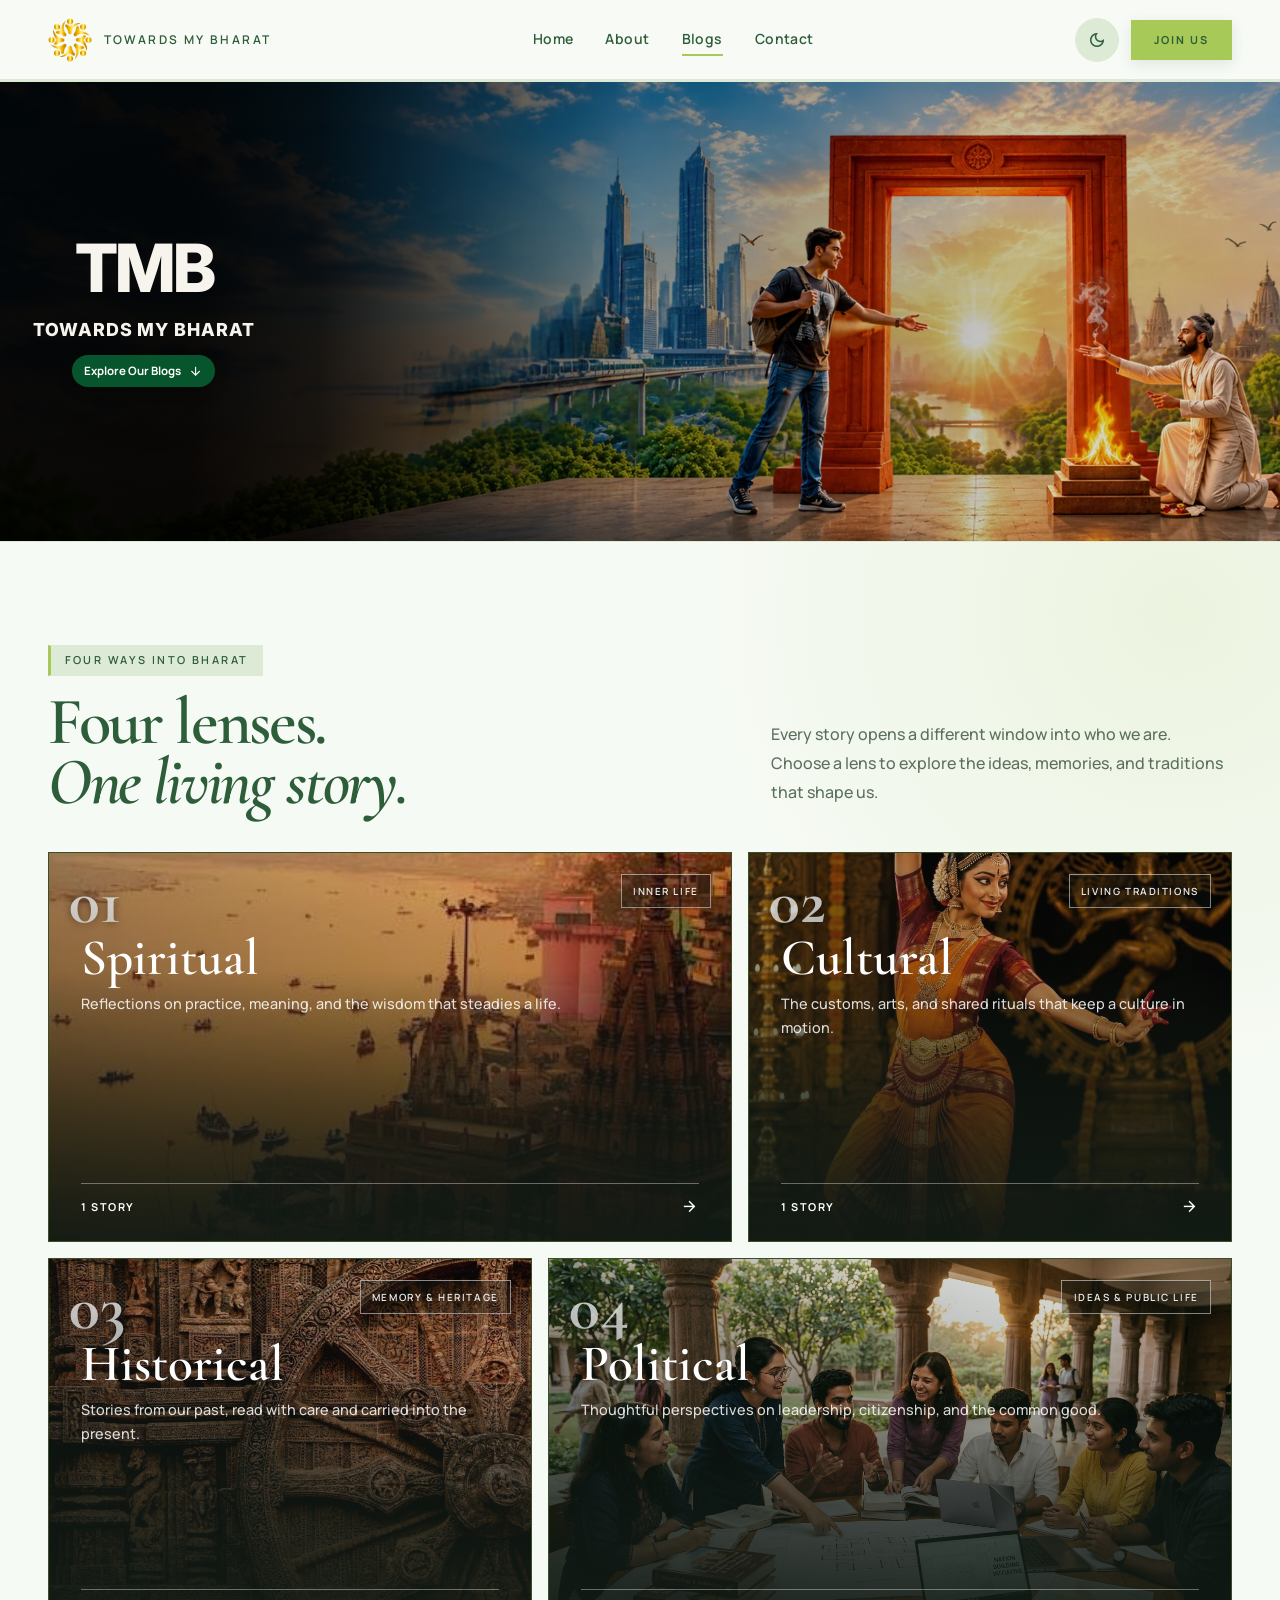
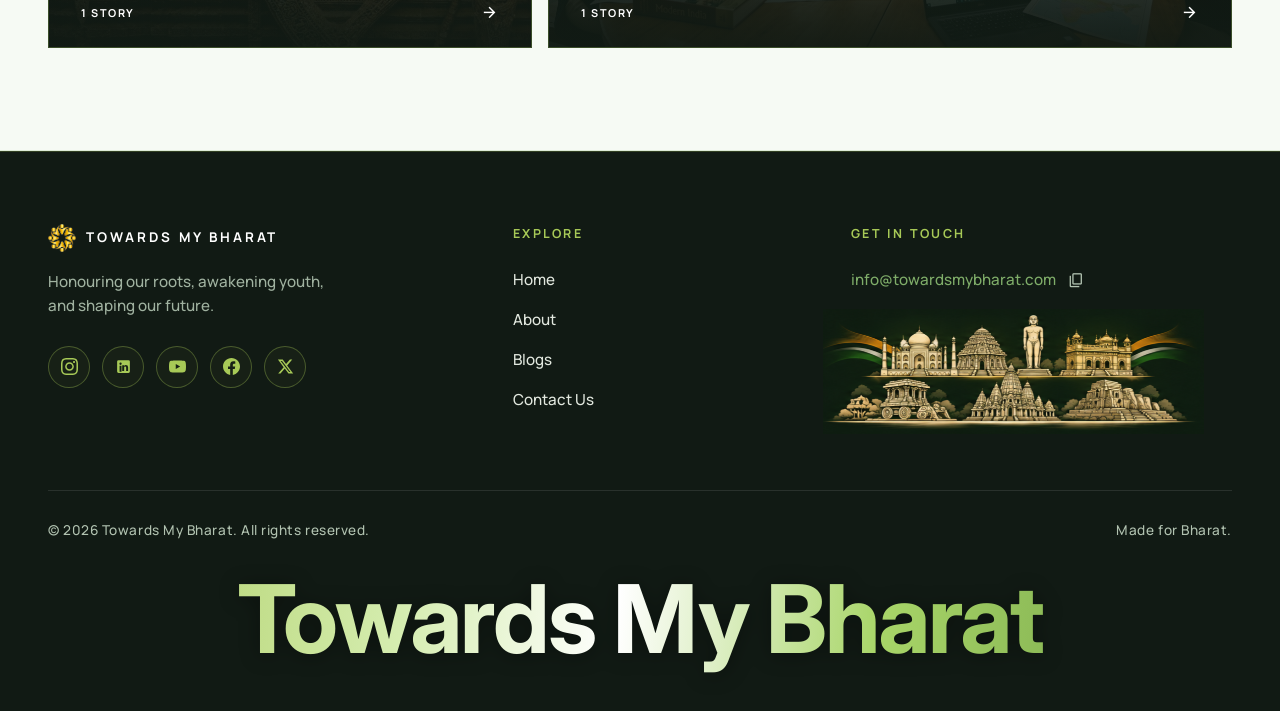
<file: blog.html>
<!DOCTYPE html>
<html lang="en">

<head>
  <meta charset="utf-8">
  <meta content="width=device-width, initial-scale=1.0" name="viewport">
  <title>Blog | Towards My Bharat</title>
  <meta name="description" content="Read essays, field notes, and reflections from Towards My Bharat.">
  <link rel="icon" type="image/png" href="photos/TMB Logo.png">
  <link rel="preconnect" href="https://fonts.googleapis.com">
  <link rel="preconnect" href="https://fonts.gstatic.com" crossorigin>
  <link
    href="https://fonts.googleapis.com/css2?family=Instrument+Serif:ital@1&family=Inter:wght@400;500;600;700;800;900&family=Cormorant+Garamond:ital,wght@0,400;0,500;0,600;0,700;1,400;1,500;1,600;1,700&family=Manrope:wght@400;500;600;700;800&display=swap"
    rel="stylesheet">
  <link href="https://fonts.googleapis.com/css2?family=Material+Symbols+Outlined:opsz,wght,FILL,GRAD@24,400,0,0"
    rel="stylesheet">
  <script src="theme.js"></script>
  <script src="page-transitions.js" defer></script>
  <link rel="stylesheet" href="style.css?v=64">
  <link rel="stylesheet" href="about.css?v=26">
</head>

<body>
  <header class="site-header">
    <div class="container nav-container">
      <a class="nav-brand" href="index.html#hero">
        <img alt="Towards My Bharat Logo" src="photos/TMB Logo.png">
        <span class="nav-brand-text">Towards My Bharat</span>
      </a>

      <nav class="nav-links" aria-label="Main Navigation">
        <a href="index.html#hero" class="nav-link">Home</a>
        <a href="about.html" class="nav-link">About</a>
        <a href="blog.html" class="nav-link active">Blogs</a>
        <a href="contact.html" class="nav-link">Contact</a>
      </nav>

      <div class="nav-actions">
        <button id="themeToggle" class="theme-toggle" type="button" aria-label="Switch to dark mode"
          aria-pressed="false" title="Switch to dark mode">
          <span class="material-symbols-outlined" aria-hidden="true">dark_mode</span>
        </button>

        <a href="https://whatsapp.com/channel/0029Vb9bMMyDTkKBztQtTL2A" target="_blank" rel="noopener noreferrer"
          class="nav-cta-btn">
          Join Us
        </a>

        <button id="mobileToggle" class="mobile-toggle" aria-label="Toggle navigation" aria-expanded="false">
          <span class="material-symbols-outlined">menu</span>
        </button>
      </div>
    </div>

    <div id="mobileNav" class="mobile-nav-drawer">
      <ul class="mobile-nav-list">
        <li><a class="mobile-nav-link" href="index.html#hero">Home</a></li>
        <li><a class="mobile-nav-link" href="about.html">About</a></li>
        <li><a class="mobile-nav-link" href="blog.html">Blogs</a></li>
        <li><a class="mobile-nav-link" href="contact.html">Contact</a></li>
        <li>
          <a href="https://whatsapp.com/channel/0029Vb9bMMyDTkKBztQtTL2A" target="_blank" rel="noopener noreferrer"
            class="mobile-cta">
            Join Us
          </a>
        </li>
      </ul>
    </div>
  </header>

  <main>
    <section class="blog-editable-about-hero blog-page-image-hero" aria-labelledby="blog-hero-title">
      <img class="blog-page-hero-artwork" src="assets/images/blog-banner.png?v=2"
        alt="A modern Indian city and historic temples connected by a cultural gateway" width="1871" height="673"
        loading="eager" decoding="async">
      <div class="blog-page-hero-content">
        <div class="blog-page-hero-tmb">TMB</div>
        <h1 class="blog-page-hero-title" id="blog-hero-title">Towards My Bharat</h1>
        <a class="blog-page-hero-cta-link" href="#blogCategories">
          <span>Explore Our Blogs</span>
          <span class="material-symbols-outlined" aria-hidden="true">arrow_downward</span>
        </a>
      </div>
    </section>

    <section id="blogCategories" class="blog-category-section" aria-labelledby="blog-category-title">
      <div class="container">
        <div class="blog-category-heading">
          <div>
            <span class="section-badge">Four ways into Bharat</span>
            <h1 id="blog-category-title">Four lenses.<br><span>One living story.</span></h1>
          </div>
          <p>Every story opens a different window into who we are. Choose a lens to explore the ideas, memories, and
            traditions that shape us.</p>
        </div>
        <div id="blogCategoryGrid" class="blog-category-grid" aria-label="Browse blogs by category"></div>
      </div>
    </section>

    <!-- <section class="blog-page-content">
      <div class="container">
        <div class="blog-slideshow" aria-label="Featured blog slideshow">
          <div class="blog-slide active">
            <img src="assets/images/hero-courtyard.jpg" alt="Sunlit courtyard with heritage architecture">
          </div>
          <div class="blog-slide">
            <img src="assets/images/varanasi-ghats.jpg" alt="The sacred ghats of Varanasi">
          </div>
          <div class="blog-slide">
            <img src="assets/images/community-workshop.jpg" alt="People in a collaborative workshop setting">
          </div>
        </div>
      </div> -->

    <!-- <div class="container blog-page-intro">
      <div>
        <span class="section-badge">Latest dispatches</span>
        <h2 id="latestBlogs">Editorial notes from the field.</h2>
      </div>
    </div>

    <div id="latestBlogGrid" class="container blog-grid blog-latest-grid"></div>

    <div class="container blog-explore-wrap">
      <a class="btn btn-primary" href="all-blogs.html">
        <span>Explore More</span>
        <span class="material-symbols-outlined">arrow_forward</span>
      </a>
    </div>
    </section> -->


    <!-- =========================================================================
         SECTION 4: FIELD GALLERY (Continuous Visual Marquee)
         ========================================================================= -->
    <!-- <section id="framework" class="field-gallery-section" aria-labelledby="field-gallery-title">
      <div class="container field-gallery-header">
        <div>
          <span class="section-badge">Field notes / visual archive</span>
          <h2 id="field-gallery-title" class="section-title">A living direction.</h2>
        </div>
        <p class="text-muted">Selected moments from the people, places, and ideas shaping our work across Bharat.</p>
      </div>

      <div class="field-gallery-viewport" aria-label="Moving image gallery">
        <div class="field-gallery-track"> -->

    <!-- Event Box 01: Replace img src, tag, title, and meta with your event details -->

    <!-- <figure class="field-gallery-slide">
      <div class="field-gallery-image">
        <img src="assets/images/youth-nation-building.jpg" alt="Young people gathered for a community discussion"
          loading="lazy" decoding="async">
        <span class="field-gallery-number">01</span>
        <span class="field-gallery-tag">People</span>
      </div>
      <figcaption class="field-gallery-copy">
        <strong>Learning in public</strong>
        <span class="field-gallery-meta">Event Highlight</span>
      </figcaption>
    </figure> -->

    <!-- Event Box 02 -->
    <!--      
    <figure class="field-gallery-slide">
      <div class="field-gallery-image">
        <img src="assets/images/varanasi-ghats.jpg" alt="A quiet view of the Varanasi ghats" loading="lazy"
          decoding="async">
        <span class="field-gallery-number">02</span>
        <span class="field-gallery-tag">Place</span>
      </div>
      <figcaption class="field-gallery-copy">
        <strong>Memory in the landscape</strong>
        <span class="field-gallery-meta">Event Highlight</span>
      </figcaption>
    </figure> -->

    <!-- Event Box 03 -->

    <!-- <figure class="field-gallery-slide">
      <div class="field-gallery-image">
        <img src="assets/images/research-archive.jpg" alt="Historical research materials arranged on a table"
          loading="lazy" decoding="async">
        <span class="field-gallery-number">03</span>
        <span class="field-gallery-tag">Archive</span>
      </div>
      <figcaption class="field-gallery-copy">
        <strong>Returning to the source</strong>
        <span class="field-gallery-meta">Event Highlight</span>
      </figcaption>
    </figure> -->

    <!-- Event Box 04 -->

    <!-- <figure class="field-gallery-slide">
      <div class="field-gallery-image">
        <img src="assets/images/community-workshop.jpg" alt="Participants collaborating beneath a courtyard tree"
          loading="lazy" decoding="async">
        <span class="field-gallery-number">04</span>
        <span class="field-gallery-tag">Heritage</span>
      </div>
      <figcaption class="field-gallery-copy">
        <strong>Culture in motion</strong>
        <span class="field-gallery-meta">Event Highlight</span>
      </figcaption>
    </figure> -->

    <!-- Event Box 05 -->

    <!-- <figure class="field-gallery-slide">
      <div class="field-gallery-image">
        <img src="assets/images/community-workshop.jpg" alt="Participants working together in a community workshop"
          loading="lazy" decoding="async">
        <span class="field-gallery-number">05</span>
        <span class="field-gallery-tag">Practice</span>
      </div>
      <figcaption class="field-gallery-copy">
        <strong>Ideas become action</strong>
        <span class="field-gallery-meta">Event Highlight</span>
      </figcaption>
    </figure> -->
    </div>
    </div>
    </section>

  </main>

  <!-- =========================================================================
       FOOTER
       ========================================================================= -->
  <footer class="site-footer">
    <div class="container">
      <!-- Top Columns Grid -->
      <div class="footer-main-grid">

        <!-- Column 1: Brand Info & Socials -->
        <div class="footer-col-brand">
          <a class="footer-brand" href="index.html#hero">
            <img class="footer-brand-img" alt="Towards My Bharat Logo" src="photos/TMB Logo.png">
            <span class="footer-brand-name">Towards My Bharat</span>
          </a>
          <p class="footer-brand-tagline">
            Honouring our roots, awakening youth, <br>and shaping our future.
          </p>
          <div class="footer-social-row" aria-label="Social media channels">
            <a aria-label="Instagram" class="footer-social-icon"
              href="https://www.instagram.com/towards._mybharat?stkn=MXZlNnU2aWJ4YjN1eQ==" target="_blank"
              rel="noopener noreferrer">
              <svg viewBox="0 0 24 24" aria-hidden="true">
                <path
                  d="M12 2.163c3.204 0 3.584.012 4.85.07 3.252.148 4.771 1.691 4.919 4.919.058 1.265.069 1.645.069 4.849 0 3.205-.012 3.584-.069 4.849-.149 3.225-1.664 4.771-4.919 4.919-1.266.058-1.644.07-4.85.07-3.204 0-3.584-.012-4.849-.07-3.26-.149-4.771-1.699-4.919-4.92-.058-1.265-.07-1.644-.07-4.849 0-3.204.013-3.583.07-4.849.149-3.227 1.664-4.771 4.919-4.919 1.266-.057 1.645-.069 4.849-.069zm0-2.163c-3.259 0-3.667.014-4.947.072-4.358.2-6.78 2.618-6.98 6.98-.059 1.281-.073 1.689-.073 4.948 0 3.259.014 3.668.072 4.948.2 4.358 2.618 6.78 6.98 6.98 1.281.058 1.689.072 4.948.072 3.259 0 3.668-.014 4.948-.072 4.354-.2 6.782-2.618 6.979-6.98.059-1.28.073-1.689.073-4.948 0-3.259-.014-3.667-.072-4.947-.196-4.354-2.617-6.78-6.979-6.98-1.281-.059-1.69-.073-4.949-.073zm0 5.838c-3.403 0-6.162 2.759-6.162 6.162s2.759 6.163 6.162 6.163 6.162-2.759 6.162-6.163c0-3.403-2.759-6.162-6.162-6.162zm0 10.162c-2.209 0-4-1.79-4-4 0-2.209 1.791-4 4-4s4 1.791 4 4c0 2.21-1.791 4-4 4zm6.406-11.845c-.796 0-1.441.645-1.441 1.44s.645 1.44 1.441 1.44c.795 0 1.439-.645 1.439-1.44s-.644-1.44-1.439-1.44z" />
              </svg>
            </a>
            <a aria-label="LinkedIn" class="footer-social-icon" href="https://linkedin.com" target="_blank"
              rel="noopener noreferrer">
              <svg viewBox="0 0 24 24" aria-hidden="true">
                <path
                  d="M19 3a2 2 0 0 1 2 2v14a2 2 0 0 1-2 2H5a2 2 0 0 1-2-2V5a2 2 0 0 1 2-2h14m-.5 15.5v-5.3a3.26 3.26 0 0 0-3.26-3.26c-.85 0-1.84.52-2.28 1.3v-1.11h-2.79v8.37h2.79v-4.93c0-.77.62-1.4 1.39-1.4a1.4 1.4 0 0 1 1.4 1.4v4.93h2.75M6.46 10.9v8.37H9.2V10.9H6.46M7.83 6.45a1.63 1.63 0 0 0-1.63 1.63c0 .9.73 1.63 1.63 1.63a1.63 1.63 0 0 0 1.63-1.63c0-.9-.73-1.63-1.63-1.63z" />
              </svg>
            </a>
            <a aria-label="YouTube" class="footer-social-icon" href="https://youtube.com" target="_blank"
              rel="noopener noreferrer">
              <svg viewBox="0 0 24 24" aria-hidden="true">
                <path
                  d="M23.498 6.186a3.016 3.016 0 0 0-2.122-2.136C19.505 3.545 12 3.545 12 3.545s-7.505 0-9.377.505A3.017 3.017 0 0 0 .502 6.186C0 8.07 0 12 0 12s0 3.93.502 5.814a3.016 3.016 0 0 0 2.122 2.136c1.871.505 9.376.505 9.376.505s7.505 0 9.377-.505a3.015 3.015 0 0 0 2.122-2.136C24 15.93 24 12 24 12s0-3.93-.502-5.814zM9.545 15.568V8.432L15.818 12l-6.273 3.568z" />
              </svg>
            </a>
            <a aria-label="Facebook" class="footer-social-icon" href="https://facebook.com" target="_blank"
              rel="noopener noreferrer">
              <svg viewBox="0 0 24 24" aria-hidden="true">
                <path
                  d="M24 12.073c0-6.627-5.373-12-12-12s-12 5.373-12 12c0 5.99 4.388 10.954 10.125 11.854v-8.385H7.078v-3.47h3.047V9.43c0-3.007 1.792-4.669 4.533-4.669 1.312 0 2.686.235 2.686.235v2.953H15.83c-1.491 0-1.956.925-1.956 1.874v2.25h3.328l-.532 3.47h-2.796v8.385C19.612 23.027 24 18.062 24 12.073z" />
              </svg>
            </a>
            <a aria-label="X (Twitter)" class="footer-social-icon" href="https://x.com" target="_blank"
              rel="noopener noreferrer">
              <svg viewBox="0 0 24 24" aria-hidden="true">
                <path
                  d="M18.244 2.25h3.308l-7.227 8.26 8.502 11.24H16.17l-5.214-6.817L4.99 21.75H1.68l7.73-8.835L1.254 2.25H8.08l4.713 6.231zm-1.161 17.52h1.833L7.084 4.126H5.117z" />
              </svg>
            </a>
          </div>
        </div>

        <!-- Column 2: Vertical Pages Navigation -->
        <div class="footer-col-nav">
          <span class="footer-heading">EXPLORE</span>
          <nav class="footer-vertical-links" aria-label="Footer pages navigation">
            <a href="index.html#hero">Home</a>
            <a href="about.html">About</a>
            <a href="blog.html">Blogs</a>
            <a href="contact.html">Contact Us</a>
          </nav>
        </div>

        <!-- Column 3: Contact & Email -->
        <div class="footer-col-contact">
          <span class="footer-heading">GET IN TOUCH</span>
          <div class="footer-email-row">
            <a href="mailto:info@towardsmybharat.com" class="footer-email-link">info@towardsmybharat.com</a>
            <button type="button" class="footer-copy-btn" data-copy="info@towardsmybharat.com" aria-label="Copy email"
              title="Copy email">
              <span class="material-symbols-outlined">content_copy</span>
            </button>
          </div>
          <img class="footer-heritage-img" src="assets/images/footer-heritage-panorama.png?v=1" alt=""
            aria-hidden="true" width="1100" height="360" loading="lazy" decoding="async">
        </div>
      </div>

      <!-- Bottom Bar: Copyright & Made in India -->
      <div class="footer-meta-bar">
        <span>© 2026 Towards My Bharat. All rights reserved.</span>
        <span>Made for Bharat.</span>
      </div>

      <!-- Giant Background Watermark -->
      <div class="footer-wordmark" aria-hidden="true">Towards My Bharat</div>

    </div>
  </footer>

  <!-- Page Interaction Script -->
  <script src="script.js?v=2"></script>
</body>

</html>
</file>
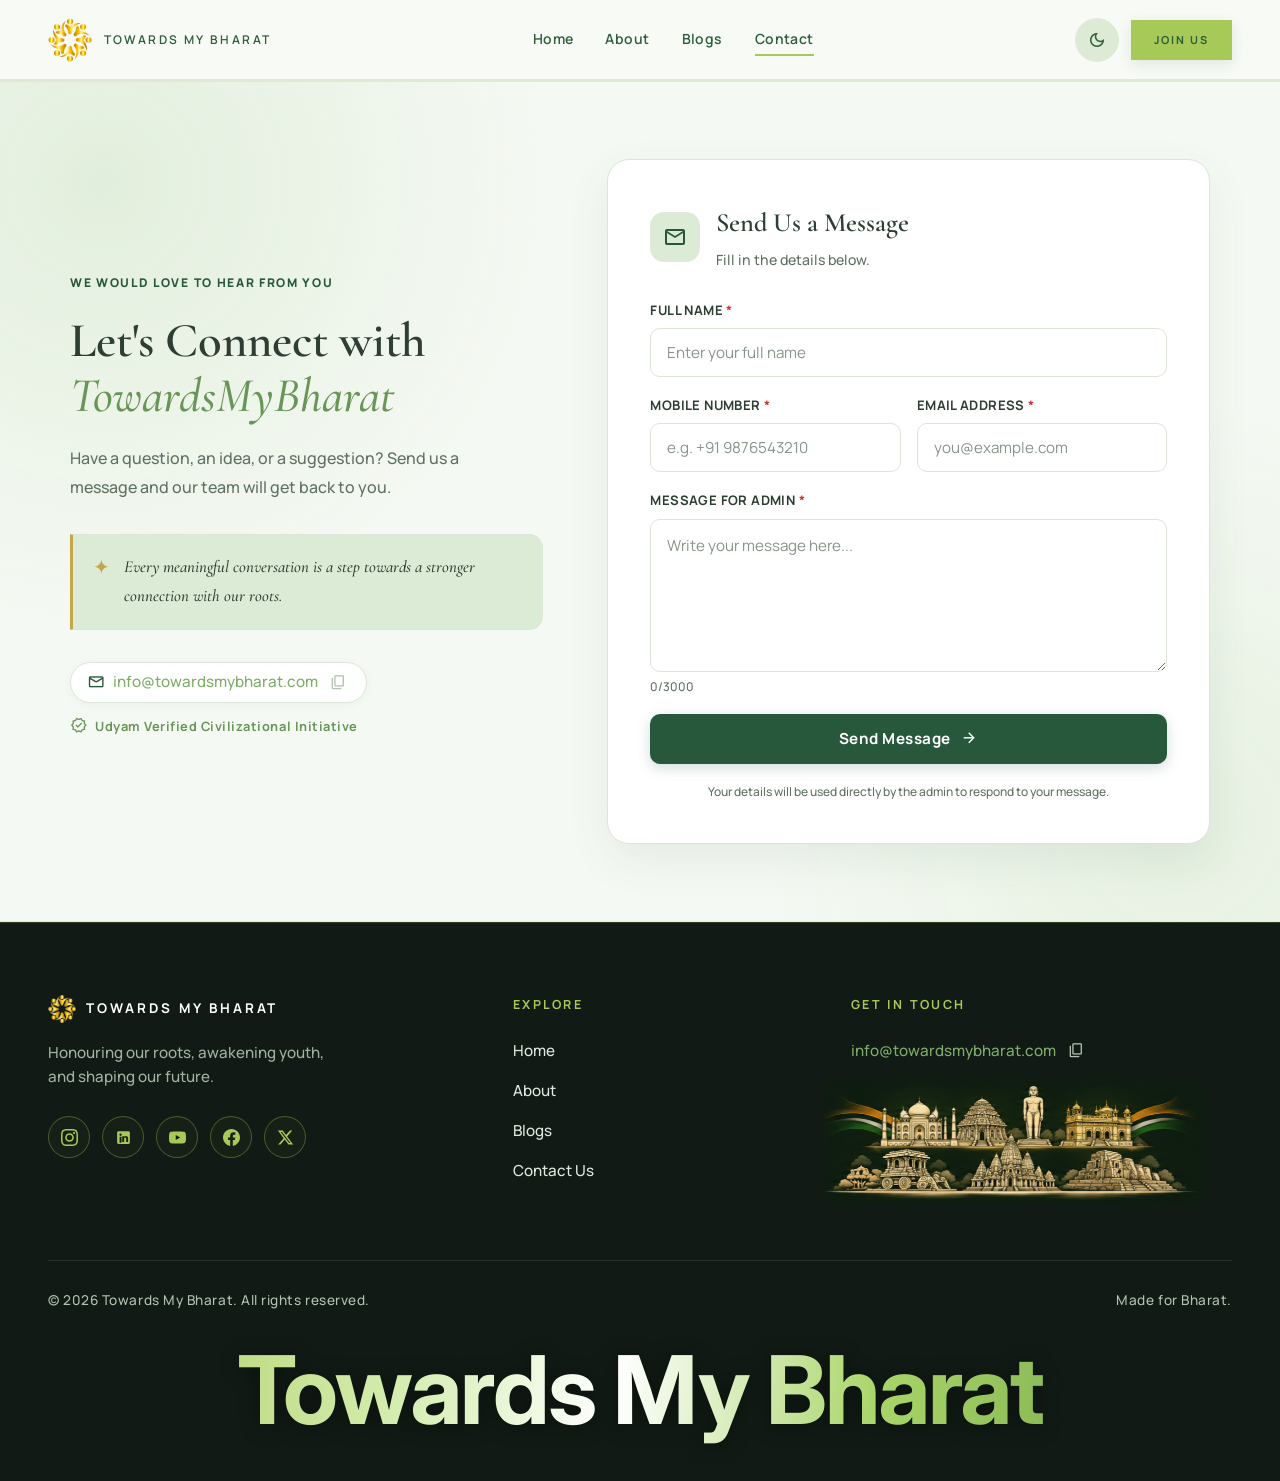
<file: contact.html>
<!DOCTYPE html>
<html lang="en">

<head>
  <meta charset="utf-8">
  <meta content="width=device-width, initial-scale=1.0" name="viewport">
  <title>Contact Us | Towards My Bharat</title>
  <meta name="description"
    content="Connect with Towards My Bharat: partnerships, questions, ideas, institutional collaborations, and youth leadership inquiries.">
  <link rel="icon" type="image/png" href="photos/TMB Logo.png">

  <!-- Google Fonts & Material Icons -->
  <link rel="preconnect" href="https://fonts.googleapis.com">
  <link rel="preconnect" href="https://fonts.gstatic.com" crossorigin>
  <link
    href="https://fonts.googleapis.com/css2?family=Inter:wght@400;500;600;700;800;900&family=Cormorant+Garamond:ital,wght@0,400;0,500;0,600;0,700;1,400;1,500;1,600;1,700&family=Manrope:wght@400;500;600;700;800&display=swap"
    rel="stylesheet">
  <link href="https://fonts.googleapis.com/css2?family=Material+Symbols+Outlined:opsz,wght,FILL,GRAD@24,400,0,0"
    rel="stylesheet">

  <!-- Early Theme Bootstrap (Prevents Flash of Unstyled Content / FOUC) -->
  <script src="theme.js"></script>
  <script src="page-transitions.js" defer></script>

  <!-- Core Stylesheet & Contact Page Stylesheet -->
  <link rel="stylesheet" href="style.css?v=37">
  <link rel="stylesheet" href="contact.css?v=2">
</head>

<body class="contact-page">

  <!-- =========================================================================
       SITE HEADER NAVIGATION (4 PRIMARY PAGES: HOME, ABOUT, BLOGS, CONTACT)
       ========================================================================= -->
  <header class="site-header">
    <div class="container nav-container">

      <!-- Brand Logo & Title -->
      <a class="nav-brand" href="index.html#hero">
        <img alt="Towards My Bharat Logo" src="photos/TMB Logo.png">
        <span class="nav-brand-text">Towards My Bharat</span>
      </a>

      <!-- Desktop Navigation Links: 4 Pages -->
      <nav class="nav-links" aria-label="Main Navigation">
        <a href="index.html#hero" class="nav-link">Home</a>
        <a href="about.html" class="nav-link">About</a>
        <a href="blog.html" class="nav-link">Blogs</a>
        <a href="contact.html" class="nav-link active">Contact</a>
      </nav>

      <!-- Header Actions -->
      <div class="nav-actions">
        <button id="themeToggle" class="theme-toggle" type="button" aria-label="Switch to dark mode"
          aria-pressed="false" title="Switch to dark mode">
          <span class="material-symbols-outlined" aria-hidden="true">dark_mode</span>
        </button>

        <a href="https://whatsapp.com/channel/0029Vb9bMMyDTkKBztQtTL2A" target="_blank" rel="noopener noreferrer"
          class="nav-cta-btn">
          Join Us
        </a>

        <!-- Mobile Menu Toggle Button -->
        <button id="mobileToggle" class="mobile-toggle" aria-label="Toggle navigation" aria-expanded="false">
          <span class="material-symbols-outlined">menu</span>
        </button>
      </div>

    </div>

    <!-- Mobile Navigation Drawer: 4 Pages -->
    <div id="mobileNav" class="mobile-nav-drawer">
      <ul class="mobile-nav-list">
        <li><a class="mobile-nav-link" href="index.html#hero">Home</a></li>
        <li><a class="mobile-nav-link" href="about.html">About</a></li>
        <li><a class="mobile-nav-link" href="blog.html">Blogs</a></li>
        <li><a class="mobile-nav-link" href="contact.html">Contact</a></li>
        <li>
          <a href="https://whatsapp.com/channel/0029Vb9bMMyDTkKBztQtTL2A" target="_blank" rel="noopener noreferrer"
            class="mobile-cta">
            Join Us
          </a>
        </li>
      </ul>
    </div>
  </header>

  <main class="contact-section">
    <div class="contact-container">

      <!-- Left: Introduction & Direct Channels -->
      <section class="contact-intro">
        <span class="eyebrow">WE WOULD LOVE TO HEAR FROM YOU</span>

        <h1>Let's Connect with <span>TowardsMyBharat</span></h1>

        <p>
          Have a question, an idea, or a suggestion?
          Send us a message and our team will get back to you.
        </p>

        <div class="contact-note">
          <span class="note-icon" aria-hidden="true">✦</span>
          <p>
            Every meaningful conversation is a step towards
            a stronger connection with our roots.
          </p>
        </div>

        <div class="contact-direct-info">
          <div class="footer-email-row contact-email-badge">
            <span class="material-symbols-outlined contact-badge-icon" aria-hidden="true">mail</span>
            <a href="mailto:info@towardsmybharat.com" class="footer-email-link">info@towardsmybharat.com</a>
            <button type="button" class="footer-copy-btn" data-copy="info@towardsmybharat.com" aria-label="Copy email"
              title="Copy email">
              <span class="material-symbols-outlined">content_copy</span>
            </button>
          </div>
          <button type="button" class="contact-udyam-tag" id="contactUdyamBtn" aria-label="Open Udyam verified certification" aria-haspopup="dialog">
            <span class="material-symbols-outlined" aria-hidden="true">verified</span>
            <span>Udyam Verified Civilizational Initiative</span>
          </button>
        </div>
      </section>

      <!-- Right: Contact Form Card -->
      <section class="contact-card">
        <div class="form-heading">
          <span class="form-icon" aria-hidden="true">
            <span class="material-symbols-outlined">mail</span>
          </span>
          <div>
            <h2>Send Us a Message</h2>
            <p>Fill in the details below.</p>
          </div>
        </div>

        <form id="contactForm" action="https://formsubmit.co/tinusatija@gmail.com" method="POST" novalidate>

          <!-- FormSubmit Configuration -->
          <input type="hidden" name="_subject" value="New Contact Message - Towards My Bharat">
          <input type="hidden" name="_template" value="table">
          <input type="hidden" name="_captcha" value="false">
          <input type="hidden" name="_replyto" id="formReplyTo" value="">
          <input type="hidden" name="_next" id="formNextUrl" value="">

          <!-- Honeypot Field (Anti-Spam Trap) -->
          <div class="honeypot" aria-hidden="true" style="display:none !important;">
            <label for="_hp_guard">Leave this field empty</label>
            <input type="text" id="_hp_guard" name="_honey" tabindex="-1" autocomplete="new-password" value="">
          </div>

          <!-- Full Name -->
          <div class="form-group">
            <label for="name">Full Name <span>*</span></label>
            <input type="text" id="name" name="name" placeholder="Enter your full name" autocomplete="name"
              maxlength="100" required>
            <span class="field-error-msg" id="nameError"></span>
          </div>

          <!-- Mobile & Email in One Row -->
          <div class="form-row">
            <div class="form-group">
              <label for="mobile">Mobile Number <span>*</span></label>
              <input type="tel" id="mobile" name="mobile" placeholder="e.g. +91 9876543210" autocomplete="tel"
                maxlength="20" required>
              <span class="field-error-msg" id="mobileError"></span>
            </div>

            <div class="form-group">
              <label for="email">Email Address <span>*</span></label>
              <input type="email" id="email" name="email" placeholder="you@example.com" autocomplete="email"
                maxlength="254" required>
              <span class="field-error-msg" id="emailError"></span>
            </div>
          </div>

          <!-- Message -->
          <div class="form-group">
            <label for="message">Message for Admin <span>*</span></label>
            <textarea id="message" name="message" rows="5" placeholder="Write your message here..." maxlength="3000"
              required></textarea>
            <div class="message-hint">
              <span class="field-error-msg" id="messageError"></span>
              <span id="charCount">0/3000</span>
            </div>
          </div>

          <!-- Submit Button -->
          <button type="submit" id="submitBtn" class="submit-btn">
            <span id="buttonText">Send Message</span>
            <span class="material-symbols-outlined submit-arrow" aria-hidden="true">arrow_forward</span>
          </button>

          <!-- Status Feedback Message -->
          <p id="formStatus" class="form-status" role="status" aria-live="polite"></p>

          <p class="privacy-note">
            Your details will be used directly by the admin to respond to your message.
          </p>
        </form>
      </section>

    </div>
  </main>

  <!-- =========================================================================
       FOOTER
       ========================================================================= -->
  <footer class="site-footer">
    <div class="container">
      <!-- Top Columns Grid -->
      <div class="footer-main-grid">

        <!-- Column 1: Brand Info & Socials -->
        <div class="footer-col-brand">
          <a class="footer-brand" href="index.html#hero">
            <img class="footer-brand-img" alt="Towards My Bharat Logo" src="photos/TMB Logo.png">
            <span class="footer-brand-name">Towards My Bharat</span>
          </a>
          <p class="footer-brand-tagline">
            Honouring our roots, awakening youth, <br>and shaping our future.
          </p>
          <div class="footer-social-row" aria-label="Social media channels">
            <a aria-label="Instagram" class="footer-social-icon"
              href="https://www.instagram.com/towards._mybharat?stkn=MXZlNnU2aWJ4YjN1eQ==" target="_blank"
              rel="noopener noreferrer">
              <svg viewBox="0 0 24 24" aria-hidden="true">
                <path
                  d="M12 2.163c3.204 0 3.584.012 4.85.07 3.252.148 4.771 1.691 4.919 4.919.058 1.265.069 1.645.069 4.849 0 3.205-.012 3.584-.069 4.849-.149 3.225-1.664 4.771-4.919 4.919-1.266.058-1.644.07-4.85.07-3.204 0-3.584-.012-4.849-.07-3.26-.149-4.771-1.699-4.919-4.92-.058-1.265-.07-1.644-.07-4.849 0-3.204.013-3.583.07-4.849.149-3.227 1.664-4.771 4.919-4.919 1.266-.057 1.645-.069 4.849-.069zm0-2.163c-3.259 0-3.667.014-4.947.072-4.358.2-6.78 2.618-6.98 6.98-.059 1.281-.073 1.689-.073 4.948 0 3.259.014 3.668.072 4.948.2 4.358 2.618 6.78 6.98 6.98 1.281.058 1.689.072 4.948.072 3.259 0 3.668-.014 4.948-.072 4.354-.2 6.782-2.618 6.979-6.98.059-1.28.073-1.689.073-4.948 0-3.259-.014-3.667-.072-4.947-.196-4.354-2.617-6.78-6.979-6.98-1.281-.059-1.69-.073-4.949-.073zm0 5.838c-3.403 0-6.162 2.759-6.162 6.162s2.759 6.163 6.162 6.163 6.162-2.759 6.162-6.163c0-3.403-2.759-6.162-6.162-6.162zm0 10.162c-2.209 0-4-1.79-4-4 0-2.209 1.791-4 4-4s4 1.791 4 4c0 2.21-1.791 4-4 4zm6.406-11.845c-.796 0-1.441.645-1.441 1.44s.645 1.44 1.441 1.44c.795 0 1.439-.645 1.439-1.44s-.644-1.44-1.439-1.44z" />
              </svg>
            </a>
            <a aria-label="LinkedIn" class="footer-social-icon" href="https://linkedin.com" target="_blank"
              rel="noopener noreferrer">
              <svg viewBox="0 0 24 24" aria-hidden="true">
                <path
                  d="M19 3a2 2 0 0 1 2 2v14a2 2 0 0 1-2 2H5a2 2 0 0 1-2-2V5a2 2 0 0 1 2-2h14m-.5 15.5v-5.3a3.26 3.26 0 0 0-3.26-3.26c-.85 0-1.84.52-2.28 1.3v-1.11h-2.79v8.37h2.79v-4.93c0-.77.62-1.4 1.39-1.4a1.4 1.4 0 0 1 1.4 1.4v4.93h2.75M6.46 10.9v8.37H9.2V10.9H6.46M7.83 6.45a1.63 1.63 0 0 0-1.63 1.63c0 .9.73 1.63 1.63 1.63a1.63 1.63 0 0 0 1.63-1.63c0-.9-.73-1.63-1.63-1.63z" />
              </svg>
            </a>
            <a aria-label="YouTube" class="footer-social-icon" href="https://youtube.com" target="_blank"
              rel="noopener noreferrer">
              <svg viewBox="0 0 24 24" aria-hidden="true">
                <path
                  d="M23.498 6.186a3.016 3.016 0 0 0-2.122-2.136C19.505 3.545 12 3.545 12 3.545s-7.505 0-9.377.505A3.017 3.017 0 0 0 .502 6.186C0 8.07 0 12 0 12s0 3.93.502 5.814a3.016 3.016 0 0 0 2.122 2.136c1.871.505 9.376.505 9.376.505s7.505 0 9.377-.505a3.015 3.015 0 0 0 2.122-2.136C24 15.93 24 12 24 12s0-3.93-.502-5.814zM9.545 15.568V8.432L15.818 12l-6.273 3.568z" />
              </svg>
            </a>
            <a aria-label="Facebook" class="footer-social-icon" href="https://facebook.com" target="_blank"
              rel="noopener noreferrer">
              <svg viewBox="0 0 24 24" aria-hidden="true">
                <path
                  d="M24 12.073c0-6.627-5.373-12-12-12s-12 5.373-12 12c0 5.99 4.388 10.954 10.125 11.854v-8.385H7.078v-3.47h3.047V9.43c0-3.007 1.792-4.669 4.533-4.669 1.312 0 2.686.235 2.686.235v2.953H15.83c-1.491 0-1.956.925-1.956 1.874v2.25h3.328l-.532 3.47h-2.796v8.385C19.612 23.027 24 18.062 24 12.073z" />
              </svg>
            </a>
            <a aria-label="X (Twitter)" class="footer-social-icon" href="https://x.com" target="_blank"
              rel="noopener noreferrer">
              <svg viewBox="0 0 24 24" aria-hidden="true">
                <path
                  d="M18.244 2.25h3.308l-7.227 8.26 8.502 11.24H16.17l-5.214-6.817L4.99 21.75H1.68l7.73-8.835L1.254 2.25H8.08l4.713 6.231zm-1.161 17.52h1.833L7.084 4.126H5.117z" />
              </svg>
            </a>
          </div>
        </div>

        <!-- Column 2: Vertical Pages Navigation -->
        <div class="footer-col-nav">
          <span class="footer-heading">EXPLORE</span>
          <nav class="footer-vertical-links" aria-label="Footer pages navigation">
            <a href="index.html#hero">Home</a>
            <a href="about.html">About</a>
            <a href="blog.html">Blogs</a>
            <a href="contact.html">Contact Us</a>
          </nav>
        </div>

        <!-- Column 3: Contact & Email -->
        <div class="footer-col-contact">
          <span class="footer-heading">GET IN TOUCH</span>
          <div class="footer-email-row">
            <a href="mailto:info@towardsmybharat.com" class="footer-email-link">info@towardsmybharat.com</a>
            <button type="button" class="footer-copy-btn" data-copy="info@towardsmybharat.com" aria-label="Copy email"
              title="Copy email">
              <span class="material-symbols-outlined">content_copy</span>
            </button>
          </div>
          <img class="footer-heritage-img" src="assets/images/footer-heritage-panorama.png?v=1" alt=""
            aria-hidden="true" width="1100" height="360" loading="lazy" decoding="async">
        </div>
      </div>

      <!-- Bottom Bar: Copyright & Made in India -->
      <div class="footer-meta-bar">
        <span>© 2026 Towards My Bharat. All rights reserved.</span>
        <span>Made for Bharat.</span>
      </div>

      <!-- Giant Background Watermark -->
      <div class="footer-wordmark" aria-hidden="true">Towards My Bharat</div>

    </div>
  </footer>

  <!-- Udyam Registration Certificate Modal -->
  <div class="credential-modal" id="udyamCertModal" aria-hidden="true" role="dialog" aria-modal="true"
    aria-labelledby="udyamCertTitle">
    <div class="credential-modal-backdrop" data-close-certificate="true"></div>
    <div class="credential-modal-panel">
      <button class="credential-modal-close" type="button" aria-label="Close Udyam certificate"
        data-close-certificate="true">
        <span class="material-symbols-outlined">close</span>
      </button>
      <p class="credential-modal-label" id="udyamCertTitle">Udyam Registration Certificate • Ministry of MSME</p>
      <img class="credential-modal-image" src="assets/images/udyam_verified_poster.jpg"
        alt="Towards My Bharat officially registered and government recognized as MSME under Udyam Registration"
        width="768" height="1024" loading="lazy">
    </div>
  </div>

  <!-- Scripts -->
  <script src="script.js"></script>
  <script src="contact.js"></script>
</body>

</html>
</file>
<file: style.css>
/**
 * ==============================================================================
 * TOWARDS MY BHARAT (TMB) — MASTER DESIGN SYSTEM & COMPONENT STYLESHEET
 * ==============================================================================
 *
 * ARCHITECTURAL ROLE:
 * - Serves as the central CSS design system for the entire web platform.
 * - Powers `index.html`, `blog.html`, `all-blogs.html`, and provides shared base
 *   tokens consumed by `about.css`.
 *
 * DESIGN SYSTEM FOUNDATIONS:
 * 1. Semantic Color Tokens:
 *    - All colors are declared as CSS Custom Properties (variables) in `:root`.
 *    - Primary Palette: Earthy Indian forest greens (`#2E5D3A`), soft herbal sage
 *      accents (`#A7C957`), and calming organic light canvases (`#F6FAF4`).
 * 2. Theme Modes (Light & Dark):
 *    - Light Mode (Default `:root`): Clean, high-legibility parchment green aesthetic.
 *    - Dark Mode (`html[data-theme="dark"]`): Deep luxury forest obsidian (`#111A14`),
 *      soft luminescence, and muted green borders (`#344B38`).
 * 3. Typography Hierarchy:
 *    - Serif: 'Cormorant Garamond' (Classical, civilizational, literary elegance).
 *    - Sans-Serif: 'Manrope' (Contemporary, crisp, highly legible editorial body).
 * 4. Motion Curves:
 *    - Standardized cubic-bezier easing `cubic-bezier(0.16, 1, 0.3, 1)` provides
 *      deliberate, high-end deceleration (similar to Apple iOS / macOS physics).
 *
 * RELATIONSHIP TO OTHER SYSTEM COMPONENTS:
 * - `theme.js`: Dynamically switches between `:root` (light) and `html[data-theme="dark"]`.
 * - `script.js`: Applies interactive states (`.is-active`, `.is-open`, transforms).
 * - `about.css`: Inherits typography and brand color tokens while layering dedicated
 *   sticky story card stacking rules.
 *
 * KEY CONCEPTS & TERMINOLOGY FOR ONBOARDING DEVELOPERS:
 * - Design Tokens: Reusable key-value pairs (`--color-primary`, `--space-md`) that enforce
 *   visual consistency across all pages and components.
 * - Backwards-Compatibility Aliases: Legacy variable names (e.g. `--bg-obsidian`, `--primary-gold`)
 *   mapped directly to semantic tokens to avoid breaking legacy templates.
 * - Smooth Scrolling: `scroll-behavior: smooth` provides animated scrolling for anchor jumps.
 * ==============================================================================
 */

:root {
  /* --------------------------------------------------------------------------
     1. LIGHT MODE COLOR TOKENS (Default Theme)
     -------------------------------------------------------------------------- */
  color-scheme: light;
  --color-background: #F6FAF4;
  /* Primary page canvas */
  --color-background-soft: #DDEBD6;
  /* Subtle container / section background */
  --color-surface: #F6FAF4;
  /* Card & modal foreground surface */
  --color-card: #DDEBD6;
  /* Elevated card background */
  --color-primary: #2E5D3A;
  /* Deep Forest Green (Brand Primary) */
  --color-text: #2E5D3A;
  /* Primary reading text color */
  --color-text-muted: #5B705D;
  /* Secondary supporting text */
  --color-text-on-accent: #2E5D3A;
  /* Contrast text on accent backgrounds */
  --color-accent: #A7C957;
  /* Vibrant Herbal Sage (Brand Accent) */
  --color-border: #DDEBD6;
  /* Structural hairline border */
  --shadow-card: 0 4px 14px rgba(46, 93, 58, 0.12);
  --shadow-card-hover: 0 10px 28px rgba(46, 93, 58, 0.18);

  /* Contact Section Design Tokens (Harmonized with TMB Forest & Sage Theme) */
  --contact-bg: var(--color-background);
  /* Matches page canvas seamlessly (#F6FAF4) */
  --contact-box-border: var(--color-border);
  /* #DDEBD6 */
  --contact-card-bg: #FFFFFF;
  /* Clean elevated card canvas */
  --contact-card-border: var(--border-gold-subtle);
  /* rgba(221, 235, 214, 0.85) */
  --contact-card-shadow: var(--shadow-card);
  /* 0 4px 14px rgba(46, 93, 58, 0.08) */
  --contact-card-shadow-hover: var(--shadow-card-hover);
  /* 0 10px 28px rgba(46, 93, 58, 0.18) */
  --contact-accent: var(--color-primary);
  /* #2E5D3A Deep Forest Green */
  --contact-accent-soft: rgba(167, 201, 87, 0.2);
  /* Soft herbal sage */
  --contact-sun: #DDEBD6;
  /* Herbal sage sun backdrop matching --color-background-soft */
  --contact-heading: var(--color-primary);
  /* #2E5D3A Deep forest green headline */
  --contact-body-text: var(--color-text-muted);
  /* #5B705D */
  --contact-line-art: var(--color-primary);
  /* #2E5D3A */
  --contact-flourish: rgba(46, 93, 58, 0.45);
  /* Delicate forest green decorative line */
  --contact-foliage-stroke: var(--color-primary);
  /* #2E5D3A */

  /* Testimonials Corner Artwork Tokens (Temple Gopuram & Celestial Sun) */
  --temple-sun: #D97736;
  /* Terracotta/Ochre Sun in Light Theme */
  --temple-sun-glow: rgba(217, 119, 54, 0.25);
  --temple-stroke: var(--color-primary);
  /* #2E5D3A Deep Forest Green line-art */
  --temple-stroke-subtle: rgba(46, 93, 58, 0.35);
  --temple-accent-bar: var(--color-primary);
  /* #2E5D3A */
  --temple-wash-start: rgba(221, 235, 214, 0.55);

  /* --------------------------------------------------------------------------
     2. BACKWARDS-COMPATIBILITY TOKEN ALIASES (Used by legacy component rules)
     -------------------------------------------------------------------------- */
  --bg-obsidian: var(--color-background);
  --bg-canvas: var(--color-background);
  --bg-surface-low: var(--color-card);
  --bg-surface: var(--color-background-soft);
  --bg-surface-high: var(--color-card);
  --bg-surface-highest: var(--color-surface);

  --primary-gold: var(--color-primary);
  --earth-gold: var(--color-accent);
  --earth-gold-dim: var(--color-primary);
  --gold-glow: rgba(167, 201, 87, 0.22);

  --tricolor-saffron: var(--color-accent);
  --tricolor-white: var(--color-surface);
  --tricolor-green: var(--color-primary);
  --patriot-ivory: var(--color-background);

  --deep-navy: var(--color-primary);
  --navy-surface: var(--color-background-soft);

  --text-main: var(--color-text);
  --text-muted: var(--color-text-muted);
  --text-subtle: var(--color-text-muted);
  --text-on-gold: var(--color-text-on-accent);
  --text-white: var(--color-surface);

  --border-gold: var(--color-border);
  --border-gold-subtle: rgba(221, 235, 214, 0.72);
  --border-gold-bright: rgba(46, 93, 58, 0.42);
  --border-muted: var(--color-border);

  /* --------------------------------------------------------------------------
     3. TYPOGRAPHY TOKENS
     -------------------------------------------------------------------------- */
  --font-serif: 'Cormorant Garamond', Georgia, serif;
  --font-sans: 'Manrope', -apple-system, BlinkMacSystemFont, sans-serif;

  /* --------------------------------------------------------------------------
     4. SPACING SCALES
     -------------------------------------------------------------------------- */
  --space-xs: 0.25rem;
  --space-sm: 0.5rem;
  --space-md: 1rem;
  --space-lg: 2rem;
  --space-xl: 3.5rem;
  --space-xxl: 5.5rem;

  /* --------------------------------------------------------------------------
     5. LAYOUT & TRANSITIONS
     -------------------------------------------------------------------------- */
  --max-width: 1280px;
  --transition-fast: 0.2s cubic-bezier(0.16, 1, 0.3, 1);
  --transition-smooth: 0.35s cubic-bezier(0.16, 1, 0.3, 1);
}

/* ----------------------------------------------------------------------------
   6. DARK MODE THEME OVERRIDES (Activated by theme.js via html[data-theme="dark"])
   ---------------------------------------------------------------------------- */
html[data-theme="dark"] {
  color-scheme: dark;
  --color-background: #111A14;
  /* Deep Obsidian Forest */
  --color-background-soft: #18271D;
  /* Dark moss background */
  --color-surface: #1D2C22;
  /* Elevated surface tone */
  --color-card: #223629;
  /* Deep card surface */
  --color-primary: #A7C957;
  /* Vibrant Sage Accent as primary text */
  --color-text: #E7EFE5;
  /* High-legibility off-white text */
  --color-text-muted: #B1C2B0;
  /* Muted sage-grey subtitle text */
  --color-text-on-accent: #18271D;
  /* Dark text on light accent pills */
  --color-accent: #A7C957;
  /* Bright sage highlights */
  --color-border: #344B38;
  /* Low-contrast organic border */
  --shadow-card: 0 4px 14px rgba(0, 0, 0, 0.18);
  --shadow-card-hover: 0 10px 28px rgba(0, 0, 0, 0.28);

  /* Dark Mode Contact Section Overrides (Deep Obsidian & Sage Glow) */
  --contact-bg: var(--color-background);
  /* #111A14 Obsidian forest */
  --contact-box-border: var(--color-border);
  /* #344B38 */
  --contact-card-bg: var(--color-card);
  /* #18271D */
  --contact-card-border: var(--color-border);
  /* #344B38 */
  --contact-card-shadow: var(--shadow-card);
  --contact-card-shadow-hover: 0 16px 36px rgba(0, 0, 0, 0.55), 0 0 20px rgba(167, 201, 87, 0.15);
  --contact-accent: var(--color-accent);
  /* #A7C957 Vibrant Sage */
  --contact-accent-soft: rgba(167, 201, 87, 0.2);
  --contact-sun: rgba(167, 201, 87, 0.25);
  /* Glowing sage sun circle */
  --contact-heading: var(--color-text);
  /* #E7EFE5 */
  --contact-body-text: var(--color-text-muted);
  /* #B1C2B0 */
  --contact-line-art: #E1EBE0;
  --contact-flourish: rgba(167, 201, 87, 0.45);
  --contact-foliage-stroke: var(--color-accent);
  /* #A7C957 */

  --gold-glow: rgba(167, 201, 87, 0.14);
  --text-subtle: #9AAF99;
  --border-gold-subtle: rgba(52, 75, 56, 0.78);
  --border-gold-bright: rgba(167, 201, 87, 0.5);

  /* Dark Mode Testimonials Corner Artwork Tokens */
  --temple-sun: #E09F3E;
  /* Radiant Amber Ochre in Dark Theme */
  --temple-sun-glow: rgba(224, 159, 62, 0.35);
  --temple-stroke: #E7EFE5;
  /* Crisp off-white & sage line-art */
  --temple-stroke-subtle: rgba(167, 201, 87, 0.35);
  --temple-accent-bar: #A7C957;
  /* Vibrant sage bar */
  --temple-wash-start: rgba(24, 39, 29, 0.65);
}

*,
*::before,
*::after {
  box-sizing: border-box;
  margin: 0;
  padding: 0;
}

html {
  font-size: 16px;
  scroll-behavior: smooth;
  background-color: var(--bg-obsidian);
  color: var(--text-main);
  text-rendering: optimizeLegibility;
  -webkit-font-smoothing: antialiased;
}

body {
  font-family: var(--font-sans);
  font-weight: 500;
  background-color: var(--bg-obsidian);
  color: var(--text-main);
  line-height: 1.625;
  overflow-x: hidden;
}

img {
  max-width: 100%;
  display: block;
}

a {
  color: inherit;
  text-decoration: none;
}

button,
input,
select,
textarea {
  font-family: inherit;
  font-size: inherit;
}

::selection {
  background-color: var(--color-accent);
  color: var(--color-text-on-accent);
}

/* --------------------------------------------------------------------------
   2. REUSABLE UTILITIES & TYPOGRAPHY
   -------------------------------------------------------------------------- */
.container {
  width: 100%;
  max-width: var(--max-width);
  margin: 0 auto;
  padding: 0 1.25rem;
}

@media (min-width: 768px) {
  .container {
    padding: 0 2rem;
  }
}

@media (min-width: 1024px) {
  .container {
    padding: 0 3rem;
  }
}

/* Typography Classes */
.font-serif {
  font-family: var(--font-serif);
}

.text-gold {
  color: var(--primary-gold);
}

.text-muted {
  color: var(--text-muted);
}

.text-white {
  color: #ffffff;
}

.italic {
  font-style: italic;
}

.section-title {
  text-wrap: balance;
}

/* Badges & Tags */
.section-badge {
  display: inline-flex;
  align-items: center;
  gap: 0.5rem;
  padding: 0.35rem 0.85rem;
  background: var(--color-background-soft);
  backdrop-filter: blur(8px);
  border: 1px solid var(--border-gold);
  border-left: 3px solid var(--tricolor-saffron);
  font-size: 0.6875rem;
  font-weight: 600;
  letter-spacing: 0.22em;
  text-transform: uppercase;
  color: var(--color-primary);
}

.pulse-dot {
  width: 0.45rem;
  height: 0.45rem;
  background-color: var(--primary-gold);
  animation: pulse-glow 2s infinite ease-in-out;
}

@keyframes pulse-glow {

  0%,
  100% {
    opacity: 1;
    transform: scale(1);
  }

  50% {
    opacity: 0.4;
    transform: scale(0.85);
  }
}

/* Buttons */
.btn {
  display: inline-flex;
  align-items: center;
  justify-content: center;
  gap: 0.5rem;
  font-family: var(--font-sans);
  font-size: 0.75rem;
  font-weight: 700;
  text-transform: uppercase;
  letter-spacing: 0.18em;
  padding: 0.85rem 1.85rem;
  cursor: pointer;
  transition: all var(--transition-smooth);
  border: 1px solid transparent;
  outline: none;
}

.btn-primary {
  background-color: var(--earth-gold);
  color: var(--color-text-on-accent);
  border-color: var(--earth-gold);
}

.btn-primary:hover {
  background-color: var(--color-primary);
  color: var(--color-surface);
  border-color: var(--color-primary);
  box-shadow: 0 4px 24px var(--gold-glow);
}

.btn-outline {
  background-color: transparent;
  color: var(--color-primary);
  border-color: var(--color-primary);
}

.btn-outline:hover {
  background-color: var(--color-background-soft);
  border-color: var(--color-primary);
  color: var(--color-text);
}

.btn:focus-visible,
.nav-link:focus-visible,
.nav-cta-btn:focus-visible,
.theme-toggle:focus-visible,
.mobile-nav-link:focus-visible,
.mobile-cta:focus-visible,
.work-glimpse-card:focus-visible,
.program-link:focus-visible {
  outline: 2px solid var(--color-primary);
  outline-offset: 4px;
}

button:disabled,
input:disabled,
select:disabled,
textarea:disabled {
  color: var(--color-text-muted);
  background-color: var(--color-background-soft);
  border-color: var(--color-border);
  cursor: not-allowed;
  opacity: 0.7;
}

input,
select,
textarea {
  color: var(--color-text);
  background-color: var(--color-surface);
  border: 1px solid var(--color-border);
}

input:focus-visible,
select:focus-visible,
textarea:focus-visible {
  outline: 2px solid var(--color-primary);
  outline-offset: 2px;
}

/* --------------------------------------------------------------------------
   3. HEADER & NAVIGATION
   -------------------------------------------------------------------------- */
.site-header {
  position: sticky;
  top: 0;
  left: 0;
  right: 0;
  width: 100%;
  z-index: 1000;
  background: rgba(247, 250, 245, 0.96);
  backdrop-filter: blur(12px);
  -webkit-backdrop-filter: blur(12px);
  border-bottom: 1px solid var(--border-gold-subtle);
  transition: all 0.3s ease;
}

html[data-theme="dark"] .site-header {
  background: rgba(17, 26, 20, 0.96);
}

.site-header::after {
  content: '';
  position: absolute;
  right: 0;
  bottom: -2px;
  left: 0;
  height: 3px;
  background: var(--color-border);
  opacity: 1;
}

.nav-container {
  height: 80px;
  display: flex;
  align-items: center;
  justify-content: space-between;
}

.nav-brand {
  display: flex;
  align-items: center;
  gap: 0.75rem;
}

.nav-brand img {
  height: 44px;
  width: auto;
  object-contain: contain;
  transition: transform 0.3s ease;
}

.nav-brand:hover img {
  transform: scale(1.05);
}

.nav-brand-text {
  font-size: 0.75rem;
  font-weight: 600;
  letter-spacing: 0.2em;
  text-transform: uppercase;
  color: var(--color-primary);
  transition: color 0.2s ease;
}

.nav-brand:hover .nav-brand-text {
  color: var(--color-text-muted);
}

.nav-links {
  display: none;
  align-items: center;
  gap: 2rem;
}

@media (min-width: 1024px) {
  .nav-links {
    display: flex;
  }
}

.nav-link {
  font-size: 0.875rem;
  font-weight: 600;
  letter-spacing: 0.03em;
  color: var(--color-primary);
  padding: 0.25rem 0;
  border-bottom: 2px solid transparent;
  transition: all 0.2s ease;
}

.nav-link:hover,
.nav-link.active {
  color: var(--color-primary);
  border-bottom-color: var(--color-accent);
}

.nav-actions {
  display: flex;
  align-items: center;
  gap: 0.75rem;
}

.theme-toggle {
  width: 44px;
  height: 44px;
  display: inline-flex;
  align-items: center;
  justify-content: center;
  border-radius: 50%;
  background: var(--color-background-soft);
  border: 1px solid var(--color-border);
  color: var(--color-primary);
  cursor: pointer;
  transition: background-color var(--transition-fast), border-color var(--transition-fast), color var(--transition-fast);
}

.theme-toggle:hover {
  background: var(--color-card);
  border-color: var(--color-primary);
}

.theme-toggle .material-symbols-outlined {
  font-size: 1.25rem;
}

.nav-cta-btn {
  display: none;
  background-color: var(--earth-gold);
  color: var(--color-text-on-accent);
  border: 1px solid var(--color-accent);
  padding: 0.65rem 1.35rem;
  font-size: 0.6875rem;
  font-weight: 700;
  letter-spacing: 0.18em;
  text-transform: uppercase;
  transition: all 0.2s ease;
  box-shadow: var(--shadow-card);
}

@media (max-width: 639px) {
  .nav-cta-btn {
    display: inline-flex;
    align-items: center;
    justify-content: center;
    padding: 0.45rem 0.9rem;
    font-size: 0.6875rem;
    font-weight: 700;
    letter-spacing: 0.14em;
    text-transform: uppercase;
    background-color: var(--earth-gold);
    color: var(--color-text-on-accent);
    border: 1px solid var(--color-accent);
    box-shadow: var(--shadow-card);
    text-decoration: none;
  }

  .nav-actions {
    gap: 0.5rem;
  }
}

@media (min-width: 640px) {
  .nav-cta-btn {
    display: inline-flex;
  }
}

.nav-cta-btn:hover {
  background-color: var(--color-primary);
  color: var(--color-surface);
}

.mobile-toggle {
  display: flex;
  align-items: center;
  justify-content: center;
  padding: 0.6rem;
  background: var(--bg-surface);
  border: 1px solid var(--border-gold);
  color: var(--color-primary);
  cursor: pointer;
}

@media (min-width: 1024px) {
  .mobile-toggle {
    display: none;
  }
}

.mobile-nav-drawer {
  display: none;
  background: var(--bg-surface-low);
  border-bottom: 1px solid var(--border-gold);
  padding: 1.5rem;
}

.mobile-nav-drawer.open {
  display: block;
}

.mobile-nav-list {
  list-style: none;
  display: flex;
  flex-direction: column;
  gap: 1rem;
}

.mobile-nav-link {
  display: block;
  padding: 0.5rem 0;
  border-bottom: 1px solid var(--border-muted);
  color: var(--text-muted);
  font-size: 0.875rem;
  letter-spacing: 0.1em;
  text-transform: uppercase;
  transition: color 0.2s ease;
}

.mobile-nav-link:hover,
.mobile-nav-link.active {
  color: var(--color-primary);
}

.mobile-cta {
  display: block;
  width: 100%;
  text-align: center;
  padding: 0.75rem;
  background: var(--color-accent);
  color: var(--color-text-on-accent);
  font-weight: 700;
  font-size: 0.75rem;
  letter-spacing: 0.15em;
  text-transform: uppercase;
  margin-top: 0.5rem;
}

/* --------------------------------------------------------------------------
   4. HERO SECTION & SLIDESHOW
   -------------------------------------------------------------------------- */
.hero-section,
html[data-theme="light"] .hero-section,
html[data-theme="dark"] .hero-section {
  position: relative;
  width: 100%;
  min-height: calc(100vh - 81px);
  min-height: calc(100svh - 81px);
  display: flex;
  align-items: center;
  justify-content: flex-start;
  padding: 2.5rem 0;
  overflow: hidden;
  background-color: #11100F !important;
  border-bottom: 1px solid rgba(247, 244, 239, 0.08);
}

.hero-slideshow {
  position: absolute;
  inset: 0;
  z-index: 0;
  overflow: hidden;
}

@media (min-width: 900px) {
  .hero-slideshow {
    left: 40%;
    right: 0;
    width: 60%;
    z-index: 1;
  }
}

.hero-slide {
  position: absolute;
  inset: 0;
  background-size: cover;
  background-position: center;
  opacity: 0;
  filter: grayscale(80%) contrast(1.08) brightness(0.92);
  transition: opacity 1.2s ease-in-out;
  will-change: opacity, filter;
}

.hero-slide-people {
  filter: grayscale(35%) contrast(1.05) brightness(1.12);
}

.hero-slide.active {
  opacity: 1;
}

.hero-vignette-linear,
html[data-theme="light"] .hero-vignette-linear,
html[data-theme="dark"] .hero-vignette-linear {
  position: absolute;
  inset: 0;
  z-index: 5;
  background:
    linear-gradient(to right,
      #11100F 0%,
      #11100F 40%,
      rgba(17, 16, 15, 0.95) 43%,
      rgba(17, 16, 15, 0.72) 48%,
      rgba(17, 16, 15, 0.36) 53%,
      rgba(17, 16, 15, 0.08) 58%,
      transparent 62%),
    linear-gradient(to bottom, #11100F 0%, transparent 6%, transparent 94%, #11100F 100%) !important;
  pointer-events: none;
}

@media (min-width: 768px) and (max-width: 899px) {

  .hero-vignette-linear,
  html[data-theme="light"] .hero-vignette-linear,
  html[data-theme="dark"] .hero-vignette-linear {
    background:
      linear-gradient(to right,
        #11100F 0%,
        #11100F 20%,
        rgba(17, 16, 15, 0.52) 28%,
        rgba(17, 16, 15, 0.30) 55%,
        rgba(17, 16, 15, 0.22) 100%),
      linear-gradient(to bottom,
        rgba(17, 16, 15, 0.45) 0%,
        transparent 12%,
        transparent 88%,
        rgba(17, 16, 15, 0.50) 100%) !important;
  }

  .hero-slide {
    filter: grayscale(20%) contrast(1.05) brightness(0.95);
  }
}

.hero-content {
  position: relative;
  z-index: 20;
  display: flex;
  flex-direction: column;
  align-items: flex-start;
  padding-top: 1rem;
}

/* Entrance Motion Animation */
@keyframes heroEditorialFadeUp {
  0% {
    opacity: 0;
    transform: translateY(16px);
  }

  100% {
    opacity: 1;
    transform: translateY(0);
  }
}

@media (min-width: 900px) {

  .hero-section .container.hero-content,
  .hero-content {
    width: clamp(560px, 58vw, 860px) !important;
    max-width: 62% !important;
    margin-left: 0 !important;
    margin-right: auto !important;
    padding-left: clamp(2.5rem, 5vw, 5.5rem) !important;
    padding-right: 1.5rem !important;
    box-sizing: border-box !important;
  }

  .hero-title,
  .hero-editorial-headline,
  .hero-actions-row {
    max-width: 100%;
    width: 100%;
  }

  .hero-phrase-modern,
  .hero-headline-line {
    white-space: nowrap;
  }
}

@media (min-width: 768px) and (max-width: 899px) {
  .hero-slideshow {
    left: 40%;
    right: 0;
    width: 60%;
    z-index: 1;
  }

  .hero-vignette-linear,
  html[data-theme="light"] .hero-vignette-linear,
  html[data-theme="dark"] .hero-vignette-linear {
    background:
      linear-gradient(to right,
        #100F0E 0%,
        #100F0E 38%,
        rgba(16, 15, 14, 0.94) 44%,
        rgba(16, 15, 14, 0.6) 52%,
        rgba(16, 15, 14, 0.15) 60%,
        transparent 68%),
      linear-gradient(to bottom, #100F0E 0%, transparent 6%, transparent 94%, #100F0E 100%) !important;
  }

  .hero-section .container.hero-content,
  .hero-content {
    width: 62% !important;
    max-width: 62% !important;
    margin-left: 0 !important;
    margin-right: auto !important;
    padding-left: clamp(1.5rem, 3vw, 2.5rem) !important;
    padding-right: 1rem !important;
    box-sizing: border-box !important;
  }
}


/* Minimalist Editorial Subbrand */
.hero-subbrand {
  font-family: 'Inter', -apple-system, BlinkMacSystemFont, sans-serif;
  font-size: clamp(1.35rem, 1.65vw, 1.75rem);
  font-weight: 800;
  letter-spacing: 0.05em;
  text-transform: uppercase;
  color: #C8C5C1 !important;
  line-height: 2.6;
  margin-left: clamp(0.35rem, 0.6vw, 0.65rem);
  margin-bottom: clamp(1.15rem, 1.8vh, 1.6rem);
  animation: heroEditorialFadeUp 0.85s cubic-bezier(0.16, 1, 0.3, 1) both;
}

#rotatingBharatWord {
  display: inline-block;
  min-width: 3.2em;
  transition: opacity 0.25s ease;
  color: #F7F3ED;
}

/* Master Editorial Headline - Inter ExtraBold 800 + Instrument Serif Italic (Tight Editorial Leading) */
.hero-title,
.hero-editorial-headline {
  font-family: 'Inter', -apple-system, BlinkMacSystemFont, 'Manrope', sans-serif;
  font-weight: 800;
  font-size: clamp(2.4rem, 4.2vw, 4.5rem);
  line-height: 0.88;
  letter-spacing: -0.04em;
  color: #F7F3ED !important;
  margin-bottom: 1.25rem;
  display: flex;
  flex-direction: column;
  gap: 0.02em;
  text-shadow: none !important;
  text-align: left;
}

.hero-editorial-headline {
  font-size: calc(clamp(2.4rem, 4.2vw, 4.5rem) + 2px);
  margin-bottom: 2rem;
}

/* Deliberate 4-line Composition with Compact Editorial Flow */
.hero-headline-line {
  display: block;
  color: #F7F3ED !important;
  line-height: 0.90;
  letter-spacing: -0.04em;
  font-weight: 800;
  animation: heroEditorialFadeUp 0.95s cubic-bezier(0.16, 1, 0.3, 1) both;
}

.hero-line-1 {
  animation-delay: 0.08s;
}

.hero-line-2 {
  animation-delay: 0.16s;
}

.hero-line-3 {
  animation-delay: 0.24s;
}

.hero-line-4 {
  animation-delay: 0.32s;
}

/* Secondary Typeface: Expressive Italic Serif */
.hero-accent-serif,
.hero-word-bridge {
  font-family: 'Instrument Serif', 'Cormorant Garamond', Georgia, serif;
  font-weight: 400;
  font-style: italic;
  letter-spacing: -0.015em;
  color: #F7F3ED !important;
  font-size: 1.1em;
  line-height: 0.88;
  display: inline-block;
  vertical-align: baseline;
  margin-right: 0.12em;
  text-transform: none;
  font-feature-settings: 'liga' 1, 'swsh' 1;
}

/* Supporting Understated Description */
.hero-editorial-desc {
  font-family: 'Inter', -apple-system, BlinkMacSystemFont, sans-serif;
  font-weight: 400;
  font-size: clamp(1.05rem, 1.25vw, 1.25rem);
  line-height: 1.6;
  color: #C8C5C1 !important;
  max-width: 480px;
  margin: 0 0 1.65rem 0;
  animation: heroEditorialFadeUp 0.9s cubic-bezier(0.16, 1, 0.3, 1) 0.34s both;
}

@media (prefers-reduced-motion: reduce) {

  .hero-subbrand,
  .hero-headline-line,
  .hero-editorial-desc,
  .hero-actions,
  .hero-social-links {
    animation: none !important;
    opacity: 1 !important;
    transform: none !important;
  }
}

/* Hero Actions Row - Align social icons and Udyam button straight in a horizontal row */
.hero-actions-row {
  display: flex;
  flex-direction: column;
  align-items: flex-start;
  gap: 0.65rem;
  flex-wrap: wrap;
  width: 100%;
  margin-top: 0.25rem;
  animation: heroEditorialFadeUp 0.9s cubic-bezier(0.16, 1, 0.3, 1) 0.42s both;
}

.hero-actions-row .hero-social-links {
  display: flex;
  align-items: center;
  gap: 0.55rem;
  width: auto;
  margin: 0;
  animation: none;
}

.hero-actions-row .hero-actions {
  display: flex;
  align-items: center;
  gap: 0.55rem;
  width: auto !important;
  margin: 0;
  animation: none;
}

.hero-social-links {
  display: flex;
  flex-wrap: wrap;
  align-items: center;
  gap: 0.55rem;
  width: 100%;
  margin: 0 0 1.25rem 0;
  animation: heroEditorialFadeUp 0.9s cubic-bezier(0.16, 1, 0.3, 1) 0.42s both;
}

.hero-social-links .social-btn {
  width: 2.15rem;
  height: 2.15rem;
  flex: 0 0 2.15rem;
  display: inline-flex;
  align-items: center;
  justify-content: center;
  border-radius: 50%;
  border: 1px solid rgba(247, 244, 239, 0.28) !important;
  background-color: transparent !important;
  color: #F7F4EF !important;
  transition: all 0.2s ease;
}

.hero-social-links .social-btn svg {
  width: 0.88rem;
  height: 0.88rem;
  fill: currentColor;
}

.hero-social-links .social-btn:hover {
  border-color: #000000 !important;
  background-color: rgb(110, 153, 84) !important;
  color: #FFFFFF !important;
  transform: translateY(-1.5px);
}

.hero-social-links .social-btn:focus-visible {
  outline: 2px solid #F7F4EF !important;
  outline-offset: 3px;
}

@media (min-width: 640px) {
  .hero-social-links {
    width: auto;
  }
}

.hero-actions {
  display: flex;
  flex-wrap: wrap;
  align-items: center;
  gap: 0.55rem;
  margin-top: 0;
  animation: heroEditorialFadeUp 0.9s cubic-bezier(0.16, 1, 0.3, 1) 0.48s both;
}

.hero-credential {
  position: relative;
  z-index: 1;
  display: inline-flex;
  align-items: center;
  gap: 0.38rem;
  background: rgba(247, 244, 239, 0.05) !important;
  border: 1px solid rgba(247, 244, 239, 0.2) !important;
  border-radius: 999px;
  padding: 0.42rem 0.85rem;
  color: #F7F4EF !important;
  font-family: 'Inter', sans-serif;
  font-size: 0.65rem;
  font-weight: 600;
  letter-spacing: 0.06em;
  text-transform: uppercase;
  cursor: pointer;
  backdrop-filter: blur(8px);
  -webkit-backdrop-filter: blur(8px);
  transition: all 0.2s ease;
}

.hero-credential:hover {
  transform: translateY(-1px);
  border-color: rgba(0, 0, 0, 0.6) !important;
  background-color: rgb(110, 153, 84) !important;
}

.hero-credential:focus-visible {
  outline: 2px solid #F7F4EF !important;
  outline-offset: 3px;
}

.hero-credential .material-symbols-outlined {
  color: #F7F4EF !important;
  font-size: 0.85rem;
}



.credential-modal {
  position: fixed;
  inset: 0;
  display: flex;
  align-items: center;
  justify-content: center;
  z-index: 2000;
  opacity: 0;
  visibility: hidden;
  pointer-events: none;
  transition: opacity 0.2s ease, visibility 0.2s ease;
}

.credential-modal.is-open {
  opacity: 1;
  visibility: visible;
  pointer-events: auto;
}

.credential-modal-backdrop {
  position: absolute;
  inset: 0;
  background: rgba(8, 14, 11, 0.7);
  backdrop-filter: blur(6px);
  -webkit-backdrop-filter: blur(6px);
}

.credential-modal-panel {
  position: relative;
  z-index: 1;
  width: min(92vw, 36rem);
  max-height: 92vh;
  overflow: auto;
  background: rgba(20, 30, 24, 0.98);
  border: 1px solid rgba(167, 201, 87, 0.45);
  border-radius: 14px;
  box-shadow: 0 2rem 4rem rgba(0, 0, 0, 0.45);
  padding: 1.25rem;
}

.credential-modal-label {
  margin-bottom: 0.85rem;
  font-size: 0.72rem;
  font-weight: 700;
  letter-spacing: 0.18em;
  text-transform: uppercase;
  color: rgba(255, 255, 255, 0.9);
}

.credential-modal-image {
  display: block;
  width: 100%;
  max-height: 78vh;
  object-fit: contain;
  background: rgba(255, 255, 255, 0.03);
  border-radius: 8px;
}

.credential-modal-close {
  position: absolute;
  top: 0.75rem;
  right: 0.75rem;
  width: 2.25rem;
  height: 2.25rem;
  display: inline-flex;
  align-items: center;
  justify-content: center;
  border: 1px solid rgba(255, 255, 255, 0.18);
  background: rgba(255, 255, 255, 0.04);
  color: rgba(255, 255, 255, 0.9);
  cursor: pointer;
}

.credential-modal-close:hover,
.credential-modal-close:focus-visible {
  border-color: rgba(167, 201, 87, 0.8);
  color: var(--color-accent);
  outline: none;
}

@media (min-width: 640px) {
  .hero-btn-group {
    width: auto;
  }
}

/* ==========================================================================
   MOBILE HERO SECTION FORMAT (Matches Editorial Creator Reference)
   ========================================================================== */
@media (max-width: 767px) {

  /* 1. Full-viewport bottom-aligned hero container */
  .hero-section,
  html[data-theme="light"] .hero-section,
  html[data-theme="dark"] .hero-section {
    min-height: calc(100vh - 72px) !important;
    min-height: calc(100svh - 72px) !important;
    display: flex !important;
    flex-direction: column !important;
    justify-content: flex-end !important;
    align-items: flex-start !important;
    padding: 0 0 2rem 0 !important;
    position: relative !important;
    background-color: #11100F !important;
    overflow: hidden !important;
  }

  /* 2. Full-bleed background slideshow with high-clarity subject framing */
  .hero-slideshow {
    position: absolute !important;
    inset: 0 !important;
    left: 0 !important;
    right: 0 !important;
    width: 100% !important;
    height: 100% !important;
    z-index: 0 !important;
  }

  .hero-slide {
    background-position: center 18% !important;
    filter: none !important;
  }

  /* Mobile-specific hero slide images (copy version) */
  .hero-slide:nth-child(1) {
    background-image: url('photos/home-slider-01 copy.jpg') !important;
  }

  .hero-slide:nth-child(2) {
    background-image: url('photos/home-slider-02 copy.jpg') !important;
  }

  .hero-slide:nth-child(3) {
    background-image: url('photos/home-slider-03 copy.jpg') !important;
    background-position: 32% 18% !important;
  }

  .hero-slide:nth-child(4) {
    background-image: url('photos/home-slider-04 copy.jpg') !important;
  }

  .hero-slide:nth-child(5) {
    background-image: url('photos/home-slider-05 copy.jpg') !important;
  }

  .hero-slide:nth-child(6) {
    background-image: url('photos/home-slider-06 copy.jpg') !important;
  }

  .hero-slide:nth-child(7) {
    background-image: url('photos/home-slider-09 copy.jpg') !important;
    background-position: center 28% !important;
  }

  .hero-slide:nth-child(8) {
    background-image: url('photos/home-slider-10 copy.jpg') !important;
    background-position: center 28% !important;
  }

  /* 3. Clearly visible black gradient overlay on mobile photo matching PC preview, smooth fade into solid dark ground */
  .hero-vignette-linear,
  html[data-theme="light"] .hero-vignette-linear,
  html[data-theme="dark"] .hero-vignette-linear {
    position: absolute !important;
    inset: 0 !important;
    z-index: 5 !important;
    background: linear-gradient(to bottom,
        rgba(17, 16, 15, 0.78) 0%,
        rgba(17, 16, 15, 0.55) 16%,
        rgba(17, 16, 15, 0.48) 34%,
        rgba(17, 16, 15, 0.72) 50%,
        rgba(17, 16, 15, 0.94) 66%,
        #11100F 80%,
        #11100F 100%) !important;
    pointer-events: none !important;
  }

  /* 4. Bottom-anchored content container matching reference layout */
  .hero-section .container.hero-content,
  .hero-content {
    width: 100% !important;
    max-width: 100% !important;
    margin: 0 !important;
    padding: 0 clamp(1.15rem, 5vw, 1.65rem) !important;
    display: flex !important;
    flex-direction: column !important;
    align-items: flex-start !important;
    justify-content: flex-end !important;
    box-sizing: border-box !important;
    z-index: 20 !important;
    padding-top: 0 !important;
  }

  /* 5. Minimalist, tracked-out brand kicker */
  .hero-subbrand {
    font-size: 0.72rem !important;
    font-weight: 700 !important;
    letter-spacing: 0.16em !important;
    text-transform: uppercase !important;
    color: rgba(247, 244, 239, 0.72) !important;
    line-height: 1.2 !important;
    margin: 0 0 0.45rem 0 !important;
  }

  /* 6. Bold high-impact editorial headline matching reference typography */
  .hero-title,
  .hero-editorial-headline {
    font-family: 'Inter', -apple-system, BlinkMacSystemFont, 'Manrope', sans-serif !important;
    font-size: clamp(1.95rem, 7.5vw, 2.65rem) !important;
    font-weight: 800 !important;
    line-height: 1.04 !important;
    letter-spacing: -0.03em !important;
    color: #F7F3ED !important;
    margin: 0 0 0.85rem 0 !important;
    display: flex !important;
    flex-direction: column !important;
    gap: 0.03em !important;
    text-align: left !important;
  }

  .hero-headline-line {
    line-height: 1.04 !important;
    letter-spacing: -0.03em !important;
    white-space: normal !important;
  }

  .hero-accent-serif {
    font-family: 'Instrument Serif', 'Cormorant Garamond', Georgia, serif !important;
    font-style: italic !important;
    font-weight: 400 !important;
    font-size: 1.08em !important;
    line-height: 0.98 !important;
    letter-spacing: -0.01em !important;
  }

  /* 7. Supporting description text */
  .hero-editorial-desc {
    font-family: 'Inter', -apple-system, BlinkMacSystemFont, sans-serif !important;
    font-size: clamp(0.88rem, 3.6vw, 1rem) !important;
    font-weight: 400 !important;
    line-height: 1.5 !important;
    color: rgba(247, 244, 239, 0.78) !important;
    max-width: 440px !important;
    margin: 0 0 1.15rem 0 !important;
  }

  /* 8. Circular outline social media icons in horizontal row matching reference */
  .hero-actions-row {
    width: 100% !important;
    display: flex !important;
    flex-direction: column !important;
    align-items: flex-start !important;
    gap: 0.75rem !important;
    margin-top: 0.15rem !important;
  }

  .hero-actions-row .hero-social-links,
  .hero-social-links {
    display: flex !important;
    flex-wrap: wrap !important;
    align-items: center !important;
    gap: 0.65rem !important;
    width: 100% !important;
    margin: 0 !important;
  }

  .hero-social-links .social-btn {
    width: 2.5rem !important;
    height: 2.5rem !important;
    flex: 0 0 2.5rem !important;
    border-radius: 50% !important;
    border: 1px solid rgba(247, 244, 239, 0.32) !important;
    background: transparent !important;
    color: #F7F4EF !important;
    display: inline-flex !important;
    align-items: center !important;
    justify-content: center !important;
    transition: all 0.2s ease !important;
  }

  .hero-social-links .social-btn svg {
    width: 1.05rem !important;
    height: 1.05rem !important;
    fill: currentColor !important;
  }

  .hero-social-links .social-btn:hover,
  .hero-social-links .social-btn:active {
    border-color: #F7F4EF !important;
    background: rgba(247, 244, 239, 0.14) !important;
    color: #FFFFFF !important;
    transform: translateY(-1px) !important;
  }

  /* 9. Credential actions below social icons */
  .hero-actions-row .hero-actions,
  .hero-actions {
    display: flex !important;
    align-items: center !important;
    gap: 0.5rem !important;
    flex-wrap: wrap !important;
    margin-top: 0.15rem !important;
  }

  .hero-credential {
    padding: 0.4rem 0.8rem !important;
    font-size: 0.65rem !important;
    font-weight: 600 !important;
    letter-spacing: 0.06em !important;
    text-transform: uppercase !important;
    border-radius: 999px !important;
    background: rgba(247, 244, 239, 0.06) !important;
    border: 1px solid rgba(247, 244, 239, 0.22) !important;
    color: #F7F4EF !important;
    display: inline-flex !important;
    align-items: center !important;
    gap: 0.35rem !important;
  }

  .hero-credential .material-symbols-outlined {
    color: #A7C957 !important;
    font-size: 0.85rem !important;
  }
}

/* --------------------------------------------------------------------------
   5. WHO WE ARE & WHY WE ARE SECTION
   -------------------------------------------------------------------------- */
.about-section {
  width: 100%;
  background-color: var(--bg-obsidian);
  color: var(--text-main);
  padding: 3.5rem 0;
  position: relative;
  border-bottom: 1px solid var(--border-gold-subtle);
}

@media (min-width: 768px) {
  .about-section {
    padding: 5.5rem 0;
  }
}

.section-header-compact {
  max-width: 48rem;
  margin-bottom: 3.5rem;
}

.section-title {
  font-family: var(--font-serif);
  font-size: clamp(2.125rem, 4.5vw, 3.25rem);
  background: linear-gradient(105deg, var(--color-primary) 0%, var(--color-text) 58%, var(--color-accent) 100%);
  background-clip: text;
  -webkit-background-clip: text;
  color: transparent;
  -webkit-text-fill-color: transparent;
  font-weight: 700;
  line-height: 1.12;
  letter-spacing: -0.015em;
  margin-top: 0.5rem;
}

.about-cards-grid {
  display: grid;
  grid-template-columns: 1fr;
  gap: 2rem;
  margin-bottom: 2rem;
  perspective: 1200px;
}

@media (min-width: 768px) {
  .about-cards-grid {
    grid-template-columns: repeat(2, 1fr);
    gap: 2.5rem;
  }
}

.about-card {
  overflow: hidden;
  padding: 2rem;
  background: var(--color-card);
  border: 1px solid var(--color-border);
  border-radius: 1.5rem 1.5rem 1.5rem 0.35rem;
  position: relative;
  display: flex;
  flex-direction: column;
  justify-content: space-between;
  transform-style: preserve-3d;
  transition: transform 0.35s ease, border-color 0.3s ease, box-shadow 0.35s ease;
}

.about-card:hover {
  transform: translateY(-6px) rotateX(2deg);
  border-color: var(--border-gold-bright);
  box-shadow: var(--shadow-card-hover);
}


.about-card-tag {
  display: flex;
  align-items: center;
  gap: 0.5rem;
  margin-bottom: 0.5rem;
  font-size: 0.75rem;
  color: var(--primary-gold);
  text-transform: uppercase;
  letter-spacing: 0.18em;
  font-weight: 600;
}

.about-card h3 {
  font-family: var(--font-serif);
  font-size: 1.35rem;
  color: var(--color-text);
  font-weight: 700;
  margin-bottom: 0.5rem;
}

.about-card p {
  font-size: 0.9375rem;
  color: var(--text-muted);
  line-height: 1.7;
  font-weight: 500;
}

.about-card-footer {
  margin-top: 2rem;
  padding-top: 0.5rem;
  border-top: 1px solid var(--border-muted);
  display: flex;
  align-items: center;
  justify-content: space-between;
  font-size: 0.75rem;
  color: var(--primary-gold);
  text-transform: uppercase;
  letter-spacing: 0.15em;
}

/* Continuum Roadmap Bar */
.continuum-bar {
  width: 100%;
  display: grid;
  grid-template-columns: repeat(2, 1fr);
  gap: 0.5rem;
  padding: 0.65rem;
  background: var(--color-background-soft);
  border: 1px solid var(--color-border);
  text-align: center;
  margin-bottom: 2rem;
}

@media (min-width: 640px) {
  .continuum-bar {
    grid-template-columns: repeat(4, 1fr);
  }
}

.continuum-step {
  position: relative;
  overflow: hidden;
  padding: 0.65rem 0.5rem;
  background: var(--color-card);
  border: 1px solid var(--color-border);
  cursor: pointer;
  transition: all 0.35s cubic-bezier(0.16, 1, 0.3, 1);
}

.continuum-step::before {
  content: '';
  position: absolute;
  inset: 0;
  background: linear-gradient(135deg, rgba(167, 201, 87, 0.18) 0%, transparent 85%);
  opacity: 0;
  transition: opacity 0.35s ease;
  pointer-events: none;
}

.continuum-step:hover {
  background: var(--color-background-soft);
  border-color: var(--primary-gold);
  transform: translateY(-2px);
  box-shadow: var(--shadow-card-hover);
}

.continuum-step:hover::before {
  opacity: 1;
}

.continuum-step .step-num {
  font-family: var(--font-sans);
  font-size: 0.8rem;
  font-style: normal;
  font-weight: 800;
  display: block;
  color: var(--primary-gold);
  transition: transform 0.35s cubic-bezier(0.16, 1, 0.3, 1), color 0.35s ease;
}

.continuum-step:hover .step-num {
  transform: scale(1.15);
  color: var(--color-primary);
}

.continuum-step .step-label {
  font-size: 0.65rem;
  font-weight: 700;
  letter-spacing: 0.2em;
  text-transform: uppercase;
  display: block;
  color: var(--color-text);
  transition: color 0.35s ease, letter-spacing 0.35s ease;
}

.continuum-step:hover .step-label {
  color: var(--primary-gold);
  letter-spacing: 0.25em;
}

.continuum-step.active {
  background: var(--color-accent);
  border-color: var(--color-primary);
  box-shadow: 0 4px 18px var(--gold-glow);
}

.continuum-step.active .step-num {
  color: var(--color-text-on-accent);
}

.continuum-step.active .step-label {
  color: var(--color-text-on-accent);
}

/* 4 Core Pillars Grid */
.pillars-grid {
  display: grid;
  grid-template-columns: 1fr;
  gap: 1.5rem;
  align-items: start;
}

@media (min-width: 640px) {
  .pillars-grid {
    grid-template-columns: repeat(2, 1fr);
  }
}

@media (min-width: 1024px) {
  .pillars-grid {
    grid-template-columns: repeat(4, 1fr);
  }
}

.pillar-card {
  position: relative;
  overflow: hidden;
  padding: 1.5rem;
  background: var(--color-card);
  border: 1px solid var(--color-border);
  display: none;
  flex-direction: column;
  justify-content: space-between;
  transition: all 0.35s cubic-bezier(0.16, 1, 0.3, 1);
  cursor: pointer;
}

.pillar-card:nth-child(1) {
  grid-column: 1;
}

.pillar-card:nth-child(2) {
  grid-column: 2;
}

.pillar-card:nth-child(3) {
  grid-column: 3;
}

.pillar-card:nth-child(4) {
  grid-column: 4;
}

.pillar-card.is-active {
  display: flex;
}

.pillar-card::before {
  content: '';
  position: absolute;
  inset: 0;
  background: linear-gradient(135deg, rgba(167, 201, 87, 0.14) 0%, transparent 70%);
  opacity: 0;
  transition: opacity 0.35s ease;
  pointer-events: none;
}

.pillar-card:hover {
  background: var(--color-background-soft);
  border-color: var(--color-primary);
  transform: translateY(-4px);
  box-shadow: var(--shadow-card-hover);
}

.pillar-card:hover::before {
  opacity: 1;
}

.pillar-header {
  display: flex;
  align-items: center;
  justify-content: space-between;
  gap: 0.75rem;
  margin-bottom: 0.5rem;
  padding-bottom: 0.5rem;
  border-bottom: 1px solid rgba(167, 201, 87, 0.2);
  transition: border-color 0.35s ease;
}

.pillar-card:hover .pillar-header {
  border-color: rgba(167, 201, 87, 0.5);
}

.pillar-num {
  display: inline-flex;
  align-items: center;
  justify-content: center;
  min-width: 3.1rem;
  height: 2.25rem;
  padding: 0.2rem 0.5rem;
  border: 1px solid rgba(167, 201, 87, 0.3);
  border-radius: 0.5rem;
  background: rgba(167, 201, 87, 0.08);
  font-family: var(--font-sans);
  font-size: 1.35rem;
  color: var(--primary-gold);
  font-style: normal;
  font-weight: 800;
  transition: transform 0.35s ease, color 0.35s ease, background 0.35s ease, border-color 0.35s ease, box-shadow 0.35s ease;
}

.pillar-card:hover .pillar-num {
  transform: translateY(-2px) scale(1.08);
  color: var(--primary-gold);
  background: rgba(167, 201, 87, 0.14);
  border-color: var(--primary-gold);
  box-shadow: inset 0 0 0 1px rgba(167, 201, 87, 0.25), 0 0 18px rgba(46, 93, 58, 0.08);
}

.pillar-icon {
  display: inline-flex;
  align-items: center;
  justify-content: center;
  width: 2.1rem;
  height: 2.1rem;
  border: 1px solid rgba(167, 201, 87, 0.25);
  border-radius: 50%;
  background: rgba(167, 201, 87, 0.06);
  color: var(--primary-gold);
  font-size: 1.25rem;
  opacity: 0.85;
  transition: transform 0.35s ease, color 0.35s ease, opacity 0.35s ease, background 0.35s ease, border-color 0.35s ease;
}

.pillar-card:hover .pillar-icon {
  transform: scale(1.12);
  color: var(--primary-gold);
  background: rgba(167, 201, 87, 0.12);
  border-color: rgba(167, 201, 87, 0.5);
  opacity: 1;
}

.pillar-card h3 {
  font-size: 0.875rem;
  color: var(--color-text);
  font-weight: 600;
  margin-bottom: 0.35rem;
  transition: color 0.3s ease;
}

.pillar-card p {
  font-size: 0.75rem;
  color: var(--text-muted);
  line-height: 1.6;
}

.pillar-footer {
  margin-top: 1rem;
  padding-top: 0.5rem;
  border-top: 1px solid var(--border-muted);
  font-size: 0.625rem;
  color: var(--primary-gold);
  text-transform: uppercase;
  letter-spacing: 0.2em;
  transition: color 0.3s ease, border-color 0.3s ease;
}

.pillar-card:hover .pillar-footer {
  color: var(--color-primary);
  border-color: var(--color-border);
}

/* --------------------------------------------------------------------------
   6. WHAT WORK WE DO — INTERACTIVE 3D SLIDER
   -------------------------------------------------------------------------- */
.work-section {
  width: 100%;
  background-color: var(--navy-surface);
  min-height: calc(100vh - 80px);
  display: flex;
  flex-direction: column;
  justify-content: center;
  padding: clamp(1rem, 2.5vh, 2rem) 0 clamp(1.5rem, 3.5vh, 2.5rem);
  border-top: 1px solid var(--border-gold);
  overflow: hidden;
  position: relative;
  scroll-margin-top: 80px;
  box-sizing: border-box;
}

@media (min-height: 650px) and (min-width: 768px) {
  .work-section {
    min-height: calc(100vh - 80px);
    height: auto;
  }
}

.work-section .container {
  max-width: 1480px;
  width: 100%;
  display: flex;
  flex-direction: column;
  justify-content: center;
}

.work-header {
  display: flex;
  flex-direction: column;
  justify-content: space-between;
  margin-bottom: clamp(0.5rem, 1.2vh, 0.9rem);
  gap: 0.85rem;
}

@media (min-width: 640px) {
  .work-header {
    flex-direction: row;
    align-items: flex-end;
  }
}

.work-header-copy {
  max-width: 44rem;
}

.work-header-copy .section-badge {
  margin-bottom: 0.25rem;
  padding: 0.25rem 0.65rem;
  font-size: 0.625rem;
}

.work-header-copy .section-title {
  font-size: clamp(1.65rem, 2.3vw, 2.25rem);
  line-height: 1.15;
}

.work-subtext {
  color: var(--text-muted);
  font-size: clamp(0.85rem, 1vw, 0.95rem);
  line-height: 1.45;
  margin-top: 0.25rem;
}

.work-slider-nav-top {
  display: inline-flex;
  align-items: center;
  gap: 0.45rem;
  background: var(--color-background-soft);
  border: 1px solid var(--color-border);
  padding: 0.25rem 0.45rem;
}

.slider-counter-badge {
  display: inline-flex;
  align-items: center;
  gap: 0.35rem;
  padding: 0 0.65rem;
  font-size: 0.8rem;
  font-weight: 700;
  color: var(--color-text);
}

.slider-counter-badge .counter-current {
  font-family: var(--font-sans);
  font-size: 0.95rem;
  font-style: normal;
  font-weight: 800;
  color: var(--primary-gold);
}

.slider-counter-badge .counter-divider {
  color: var(--color-text-muted);
  font-size: 0.75rem;
  opacity: 0.6;
}

.slider-counter-badge .counter-total {
  color: var(--color-text-muted);
  font-size: 0.75rem;
}

.slider-arrow-btn {
  display: inline-flex;
  align-items: center;
  justify-content: center;
  width: 2.15rem;
  height: 2.15rem;
  background: var(--color-card);
  border: 1px solid var(--color-border);
  border-radius: 50%;
  color: var(--color-text);
  cursor: pointer;
  transition: all 0.25s cubic-bezier(0.16, 1, 0.3, 1);
}

.slider-arrow-btn .material-symbols-outlined {
  font-size: 1.15rem;
  transition: transform 0.25s ease;
}

.slider-arrow-btn:hover:not(:disabled) {
  background: var(--color-primary);
  color: var(--color-surface);
  border-color: var(--color-primary);
  transform: translateY(-2px);
  box-shadow: 0 4px 14px rgba(40, 93, 59, 0.25);
}

.slider-arrow-btn.prev-btn:hover:not(:disabled) .material-symbols-outlined {
  transform: translateX(-3px);
}

.slider-arrow-btn.next-btn:hover:not(:disabled) .material-symbols-outlined {
  transform: translateX(3px);
}

.slider-arrow-btn:active:not(:disabled) {
  transform: translateY(0);
}

.slider-arrow-btn:disabled {
  opacity: 0.3;
  cursor: not-allowed;
  pointer-events: none;
  border-color: var(--color-border);
  background: var(--color-background-soft);
  color: var(--color-text-muted);
}

/* 3D Slider Container & Stage */
.work-3d-slider-container {
  width: 100%;
  perspective: 1200px;
  position: relative;
  padding: 0.5rem 0 1.75rem;
  user-select: none;
  touch-action: pan-y pinch-zoom;
  overflow: visible;
}

.work-3d-stage {
  position: relative;
  width: 100%;
  height: clamp(310px, 35vh, 360px);
  transform-style: preserve-3d;
  display: flex;
  align-items: center;
  justify-content: center;
}

/* 3D Slider Card (Horizontal Rectangle Ratio) */
.work-3d-card {
  --card-w: min(86vw, clamp(340px, 30vw, 440px));
  position: absolute;
  top: 50%;
  left: 50%;
  width: var(--card-w);
  aspect-ratio: 16 / 10;
  height: auto;
  margin-left: calc(-1 * var(--card-w) / 2);
  margin-top: calc(-1 * var(--card-w) * 5 / 16);
  transform-style: preserve-3d;
  border-radius: 18px;
  transition: transform 0.6s cubic-bezier(0.22, 1, 0.36, 1),
    opacity 0.6s ease,
    filter 0.6s ease,
    box-shadow 0.6s ease;
  cursor: pointer;
  outline: none;
}

.work-3d-card .card-inner {
  position: relative;
  width: 100%;
  height: 100%;
  border: 1px solid var(--border-gold-subtle);
  border-radius: 14px;
  display: flex;
  flex-direction: column;
  justify-content: space-between;
  padding: 1.05rem 1.15rem;
  overflow: hidden;
  box-shadow: 0 10px 26px rgba(0, 0, 0, 0.22);
  transition: border-color 0.35s ease, box-shadow 0.35s ease, transform 0.35s ease;
  background-color: #111A14;
}


/* Background Image */
.work-3d-card .card-bg-image {
  position: absolute;
  inset: 0;
  background-size: cover;
  background-position: center;
  background-repeat: no-repeat;
  transition: transform 0.8s cubic-bezier(0.16, 1, 0.3, 1), filter 0.5s ease;
  z-index: 1;
}

/* Subtle image zoom when active card is hovered — gives life without excess */
.work-3d-card.is-active:hover .card-bg-image {
  transform: scale(1.04);
}

/* Glassmorphic Dark Tint Overlay - Semi-Transparent */
.work-3d-card .card-glass-overlay {
  position: absolute;
  inset: 0;
  background: linear-gradient(180deg,
      rgba(17, 26, 20, 0.25) 0%,
      rgba(17, 26, 20, 0.50) 45%,
      rgba(17, 26, 20, 0.92) 100%);
  backdrop-filter: blur(1.5px);
  -webkit-backdrop-filter: blur(1.5px);
  transition: background 0.4s ease, backdrop-filter 0.4s ease;
  z-index: 2;
}

.work-3d-card.is-active .card-glass-overlay {
  background: linear-gradient(180deg,
      rgba(17, 26, 20, 0.12) 0%,
      rgba(17, 26, 20, 0.40) 45%,
      rgba(17, 26, 20, 0.90) 100%);
}

/* Active card base state (Centered & Foremost) */
.work-3d-card.is-active .card-inner {
  border-color: var(--color-accent);
  box-shadow: 0 20px 48px rgba(0, 0, 0, 0.50), 0 0 24px rgba(168, 217, 79, 0.22);
}

.work-3d-card.is-active .card-inner::after {
  content: "";
  position: absolute;
  inset: 0;
  z-index: 4;
  pointer-events: none;
  background: linear-gradient(90deg, rgba(255, 255, 255, 0.14), rgba(255, 255, 255, 0.04) 20%, transparent 58%);
  transform-origin: left center;
  animation: work-page-turn 0.52s cubic-bezier(0.22, 1, 0.36, 1) both;
}

@keyframes work-page-turn {
  from {
    opacity: 0.65;
    clip-path: inset(0 100% 0 0);
    transform: perspective(900px) rotateY(-12deg);
  }

  to {
    opacity: 0;
    clip-path: inset(0);
    transform: perspective(900px) rotateY(0);
  }
}

@media (prefers-reduced-motion: reduce) {
  .work-3d-card.is-active .card-inner::after {
    animation: none;
  }
}

/* All cards: accent border on hover */
.work-3d-card:hover .card-inner {
  border-color: var(--color-accent);
}

/*
 * Non-active card hover: subtle lift + sharper shadow to signal it is being
 * pulled toward the front. This state is brief (transition is ~0.6 s) but
 * prevents a jarring jump by easing the card-inner independently.
 */
.work-3d-card:not(.is-active):hover .card-inner {
  border-color: var(--color-accent);
  box-shadow: 0 16px 36px rgba(0, 0, 0, 0.42), 0 0 18px rgba(168, 217, 79, 0.18);
  transform: translateY(-3px);
}

/* Active (center) card hover: gentle extra lift — no glow overload */
.work-3d-card.is-active:hover .card-inner {
  transform: translateY(-5px) scale(1.012);
  box-shadow: 0 26px 56px rgba(0, 0, 0, 0.52), 0 0 28px rgba(168, 217, 79, 0.26);
}

.work-3d-card:hover .card-explore-hint {
  background: #254F36;
  border-color: rgba(168, 217, 79, 0.7);
  color: #FFFFFF;
  box-shadow: 0 4px 14px rgba(0, 0, 0, 0.35);
  transform: translateY(-1px);
}

.work-3d-card:hover .card-explore-hint .material-symbols-outlined {
  transform: translateX(4px);
  color: var(--color-accent);
}

.work-3d-card:focus-visible .card-inner {
  outline: 2px solid var(--color-accent);
  outline-offset: 2px;
}

/* Ensure all card contents are placed above background & overlay */
.work-3d-card .card-top-bar,
.work-3d-card .card-content-bottom {
  position: relative;
  z-index: 3;
}

/* Card Top Bar */
.card-top-bar {
  display: flex;
  align-items: center;
  justify-content: space-between;
  width: 100%;
}

.card-num {
  font-family: var(--font-sans);
  font-size: 1.35rem;
  font-style: normal;
  font-weight: 800;
  color: var(--color-accent);
  text-shadow: 0 2px 8px rgba(0, 0, 0, 0.6);
  line-height: 1;
}

.card-tag-pill {
  display: inline-flex;
  align-items: center;
  gap: 0.4rem;
  background: rgba(17, 26, 20, 0.75);
  border: 1px solid rgba(168, 217, 79, 0.45);
  border-radius: 9999px;
  backdrop-filter: blur(6px);
  -webkit-backdrop-filter: blur(6px);
  padding: 0.25rem 0.65rem;
  font-size: 0.625rem;
  font-weight: 700;
  letter-spacing: 0.12em;
  text-transform: uppercase;
  color: #FFFDF7;
}

.card-tag-pill:empty {
  display: none !important;
}

.card-tag-pill .pulse-dot {
  width: 5px;
  height: 5px;
  background-color: var(--color-accent);
  border-radius: 50%;
  box-shadow: 0 0 8px var(--color-accent);
  animation: pulse-dot-anim 2s infinite ease-in-out;
}

@keyframes pulse-dot-anim {

  0%,
  100% {
    opacity: 0.4;
    transform: scale(0.9);
  }

  50% {
    opacity: 1;
    transform: scale(1.3);
  }
}

/* Card Bottom Content */
.card-content-bottom {
  display: flex;
  flex-direction: column;
  gap: 0.35rem;
}

.card-heading {
  font-family: var(--font-serif);
  font-size: clamp(1.15rem, 1.35vw, 1.32rem);
  font-weight: 700;
  text-transform: none;
  letter-spacing: 0.015em;
  color: #FFFFFF;
  line-height: 1.2;
  margin: 0;
  text-shadow: 0 2px 10px rgba(0, 0, 0, 0.7);
}

.card-desc {
  font-size: 0.8rem;
  color: #E2E8F0;
  line-height: 1.45;
  margin: 0;
  text-shadow: 0 1px 4px rgba(0, 0, 0, 0.8);
}

.card-footer-cta {
  margin-top: 0.4rem;
  padding-top: 0.45rem;
  border-top: 1px solid rgba(255, 255, 255, 0.14);
}

.card-explore-hint {
  display: inline-flex;
  align-items: center;
  gap: 0.5rem;
  font-size: 0.72rem;
  font-weight: 700;
  text-transform: uppercase;
  letter-spacing: 0.08em;
  color: var(--color-accent);
  padding: 0.32rem 0.85rem;
  border-radius: 9999px;
  border: 1px solid transparent;
  background: transparent;
  transition: all 0.3s cubic-bezier(0.16, 1, 0.3, 1);
}

.card-explore-hint .material-symbols-outlined {
  font-size: 0.95rem;
  transition: transform 0.3s ease, color 0.3s ease;
}

/* ==========================================================================
   INTERACTIVE SLIDE TABS & PAGINATION BAR
   ========================================================================== */
.work-slider-tabs-container {
  width: 100%;
  display: flex;
  justify-content: center;
  margin-top: clamp(0.5rem, 1.2vh, 0.85rem);
  overflow-x: auto;
  padding-bottom: 0.25rem;
  scrollbar-width: none;
  -ms-overflow-style: none;
}

.work-slider-tabs-container::-webkit-scrollbar {
  display: none;
}

.work-slider-tabs {
  display: inline-flex;
  align-items: center;
  gap: clamp(0.5rem, 1.4vw, 1.35rem);
  background: transparent;
  border: none;
  border-radius: 0;
  padding: 0.3rem 0.5rem;
  max-width: 100%;
}

.work-slider-tab {
  display: inline-flex;
  align-items: center;
  gap: 0.45rem;
  padding: 0.42rem 1.15rem;
  background: transparent;
  border: 1px solid transparent;
  border-radius: 9999px;
  color: var(--color-primary);
  cursor: pointer;
  position: relative;
  transition: all 0.28s cubic-bezier(0.16, 1, 0.3, 1);
  white-space: nowrap;
}

.work-slider-tab .tab-num {
  font-family: var(--font-sans);
  font-size: 0.88rem;
  font-style: normal;
  font-weight: 800;
  color: var(--color-primary);
  transition: color 0.25s ease;
}

.work-slider-tab .tab-label {
  font-size: 0.72rem;
  font-weight: 700;
  text-transform: uppercase;
  letter-spacing: 0.08em;
  color: var(--color-primary);
  transition: color 0.25s ease;
}

/* Hover & Active States — Dark Forest Green Capsule Pill */
.work-slider-tab:hover,
.work-slider-tab.is-active {
  background: #254F36;
  border-color: #254F36;
  box-shadow: 0 4px 16px rgba(37, 79, 54, 0.28);
  transform: translateY(-1px);
}

.work-slider-tab:hover .tab-num,
.work-slider-tab.is-active .tab-num {
  color: #A8D94F;
}

.work-slider-tab:hover .tab-label,
.work-slider-tab.is-active .tab-label {
  color: #FFFFFF;
}

/* Dark Mode Overrides */
html[data-theme="dark"] .work-slider-tab {
  color: #DDEBD6;
}

html[data-theme="dark"] .work-slider-tab .tab-num {
  color: var(--color-accent);
}

html[data-theme="dark"] .work-slider-tab .tab-label {
  color: #DDEBD6;
}

html[data-theme="dark"] .work-slider-tab:hover,
html[data-theme="dark"] .work-slider-tab.is-active {
  background: #254F36;
  border-color: var(--color-accent);
  box-shadow: 0 4px 16px rgba(0, 0, 0, 0.4), 0 0 14px rgba(168, 217, 79, 0.25);
}

html[data-theme="dark"] .work-slider-tab:hover .tab-num,
html[data-theme="dark"] .work-slider-tab.is-active .tab-num {
  color: var(--color-accent);
}

html[data-theme="dark"] .work-slider-tab:hover .tab-label,
html[data-theme="dark"] .work-slider-tab.is-active .tab-label {
  color: #FFFFFF;
}

@media (max-width: 768px) {
  .work-header {
    flex-direction: column;
  }

  .work-slider-nav-top {
    align-self: center;
    margin-left: auto;
    margin-right: auto;
  }

  .work-slider-tabs-container {
    width: 100%;
    overflow-x: hidden;
    overflow-y: visible;
    display: flex;
    justify-content: center;
    padding: 0.35rem 0.5rem 0.6rem;
  }

  .work-slider-tabs {
    display: inline-flex;
    align-items: center;
    justify-content: center;
    gap: 0.55rem;
    padding: 0.2rem 0.4rem;
    max-width: 100%;
    margin: 0 auto;
  }

  /* Inactive state: shrink down into small pagination dots so all five stay on screen */
  .work-slider-tab {
    width: 8px;
    height: 8px;
    min-width: 8px;
    max-width: 8px;
    min-height: 8px;
    max-height: 8px;
    padding: 0;
    margin: 0;
    gap: 0;
    border-radius: 50%;
    background: rgba(37, 79, 54, 0.35);
    border: none;
    box-shadow: none;
    transform: none;
    flex-shrink: 0;
    position: relative;
    cursor: pointer;
    transition: width 0.32s cubic-bezier(0.16, 1, 0.3, 1),
      padding 0.32s cubic-bezier(0.16, 1, 0.3, 1),
      background-color 0.25s ease,
      box-shadow 0.25s ease,
      border-radius 0.32s ease;
  }

  /* Accessible touch tap target on mobile */
  .work-slider-tab::after {
    content: '';
    position: absolute;
    top: 50%;
    left: 50%;
    transform: translate(-50%, -50%);
    width: 32px;
    height: 32px;
  }

  /* Inactive dots: hide numbers and text labels completely */
  .work-slider-tab:not(.is-active) .tab-num,
  .work-slider-tab:not(.is-active) .tab-label {
    display: none !important;
  }

  /* Prevent hover state from prematurely expanding inactive dots on touch/mouse */
  .work-slider-tab:not(.is-active):hover {
    background: rgba(37, 79, 54, 0.55);
    border: none;
    box-shadow: none;
    transform: none;
  }

  /* Active state: expand into full capsule pill displaying card number and heading name */
  .work-slider-tab.is-active {
    width: auto;
    height: auto;
    min-width: unset;
    max-width: calc(100vw - 90px);
    min-height: unset;
    max-height: unset;
    padding: 0.34rem 0.88rem;
    gap: 0.42rem;
    border-radius: 9999px;
    background: #254F36;
    border: 1px solid #254F36;
    box-shadow: 0 4px 14px rgba(37, 79, 54, 0.28);
    transform: translateY(0);
    white-space: nowrap;
  }

  .work-slider-tab.is-active .tab-num {
    display: inline-block !important;
    font-size: 0.78rem;
    font-weight: 800;
    color: #A8D94F !important;
    line-height: 1;
  }

  .work-slider-tab.is-active .tab-label {
    display: inline-block !important;
    font-size: 0.65rem;
    font-weight: 700;
    letter-spacing: 0.06em;
    text-transform: uppercase;
    color: #FFFFFF !important;
    white-space: nowrap;
    line-height: 1;
  }

  /* Dark mode overrides for mobile */
  html[data-theme="dark"] .work-slider-tab:not(.is-active) {
    background: rgba(221, 235, 214, 0.35);
    border: none;
    box-shadow: none;
  }

  html[data-theme="dark"] .work-slider-tab:not(.is-active):hover {
    background: rgba(221, 235, 214, 0.55);
    border: none;
    box-shadow: none;
    transform: none;
  }

  html[data-theme="dark"] .work-slider-tab.is-active {
    background: #254F36;
    border-color: var(--color-accent);
    box-shadow: 0 4px 14px rgba(0, 0, 0, 0.4), 0 0 12px rgba(168, 217, 79, 0.22);
  }

  html[data-theme="dark"] .work-slider-tab.is-active .tab-num {
    color: var(--color-accent) !important;
  }

  html[data-theme="dark"] .work-slider-tab.is-active .tab-label {
    color: #FFFFFF !important;
  }
}

.work-action-footer {
  margin-top: 2.5rem;
  text-align: center;
}

/* ==========================================================================
   WORK INITIATIVE DETAIL POPUP MODAL
   ========================================================================== */
.work-detail-modal-backdrop {
  position: fixed;
  inset: 0;
  z-index: 9999;
  background: rgba(17, 26, 20, 0.78);
  backdrop-filter: blur(8px);
  -webkit-backdrop-filter: blur(8px);
  display: flex;
  align-items: center;
  justify-content: center;
  padding: 1.25rem;
  opacity: 0;
  visibility: hidden;
  pointer-events: none;
  transition: opacity 0.32s ease, visibility 0.32s ease;
}

.work-detail-modal-backdrop.is-open {
  opacity: 1;
  visibility: visible;
  pointer-events: auto;
}

.work-detail-modal-container {
  position: relative;
  width: min(100%, 780px);
  max-height: 88vh;
  background-color: var(--color-surface);
  border: 1px solid var(--border-gold-bright);
  border-radius: 20px;
  box-shadow: 0 24px 64px rgba(0, 0, 0, 0.45), 0 0 32px var(--gold-glow);
  overflow-y: auto;
  padding: 2.25rem;
  transform: scale(0.92) translateY(18px);
  transition: transform 0.35s cubic-bezier(0.16, 1, 0.3, 1);
}

.work-detail-modal-backdrop.is-open .work-detail-modal-container {
  transform: scale(1) translateY(0);
}

.work-detail-modal-backdrop.has-featured-story .work-detail-modal-container {
  width: min(100%, 980px);
}


.work-modal-close-btn {
  position: absolute;
  top: 1.25rem;
  right: 1.25rem;
  width: 2.5rem;
  height: 2.5rem;
  background: var(--color-background-soft);
  border: 1px solid var(--color-border);
  color: var(--color-text);
  display: flex;
  align-items: center;
  justify-content: center;
  cursor: pointer;
  transition: all 0.25s cubic-bezier(0.16, 1, 0.3, 1);
  z-index: 10;
}

.work-modal-close-btn:hover {
  background: var(--color-primary);
  color: var(--color-surface);
  border-color: var(--color-primary);
  transform: rotate(90deg);
}

/* Modal Content Typography & Structure */
.modal-header-meta {
  display: flex;
  align-items: center;
  gap: 0.75rem;
  margin-bottom: 0.75rem;
}

.modal-num-badge {
  font-family: var(--font-sans);
  font-size: 1.15rem;
  font-style: normal;
  font-weight: 800;
  color: var(--primary-gold);
  background: var(--color-background-soft);
  border: 1px solid var(--color-border);
  padding: 0.2rem 0.65rem;
}

.modal-tag {
  font-size: 0.6875rem;
  font-weight: 700;
  text-transform: uppercase;
  letter-spacing: 0.18em;
  color: var(--primary-gold);
}

.modal-title {
  font-family: var(--font-serif);
  font-size: clamp(1.5rem, 3vw, 2.1rem);
  font-weight: 600;
  text-transform: none;
  letter-spacing: normal;
  color: var(--color-primary);
  line-height: 1.25;
  margin-bottom: 0.4rem;
  text-align: left;
  white-space: normal;
}

.modal-tagline {
  font-size: 1rem;
  font-weight: 600;
  color: var(--color-primary);
  margin-bottom: 1.25rem;
}

.modal-overview {
  font-size: 0.95rem;
  color: var(--text-muted);
  line-height: 1.7;
  margin-bottom: 1.75rem;
  border-bottom: 1px solid var(--border-gold-subtle);
  padding-bottom: 1.25rem;
}

.modal-story-copy {
  display: grid;
  gap: 0.8rem;
  margin-bottom: 1.5rem;
}

.modal-story-copy p {
  color: var(--text-muted);
  font-size: 0.92rem;
  line-height: 1.7;
  margin: 0;
}

.modal-course-copy {
  display: grid;
  gap: 1rem;
  margin-bottom: 1.5rem;
}

.modal-course-copy section {
  display: grid;
  gap: 0.35rem;
}

.modal-course-copy h3 {
  color: var(--color-primary);
  font-family: var(--font-serif);
  font-size: clamp(1.15rem, 2.2vw, 1.45rem);
  font-weight: 600;
  line-height: 1.25;
  margin: 0 0 0.35rem 0;
}

.modal-course-copy p {
  color: var(--text-muted);
  font-size: 0.92rem;
  line-height: 1.7;
  margin: 0;
}

.modal-image-gallery {
  margin-bottom: 1.5rem;
}

.modal-image-gallery .modal-pillars-heading {
  margin-bottom: 0.75rem;
}

.modal-image-gallery-grid {
  display: grid;
  grid-template-columns: repeat(3, minmax(0, 1fr));
  gap: 0.8rem;
}

.modal-gallery-image {
  min-width: 0;
  margin: 0;
}

.modal-gallery-image img {
  display: block;
  width: 100%;
  aspect-ratio: 16 / 10;
  border: 1px solid var(--color-border);
  border-radius: 12px;
  object-fit: cover;
}

.modal-gallery-image figcaption {
  color: var(--text-muted);
  font-size: 0.78rem;
  line-height: 1.45;
  margin-top: 0.45rem;
}

.modal-ending-note {
  border-top: 1px solid var(--border-gold-subtle);
  color: var(--color-text);
  font-family: var(--font-serif);
  font-size: clamp(1.05rem, 2.4vw, 1.35rem);
  font-style: italic;
  font-weight: 600;
  line-height: 1.4;
  margin: 0 0 1.75rem;
  padding-top: 1.1rem;
  text-align: center;
}

.modal-course-closing {
  border-top: 1px solid var(--border-gold-subtle);
  padding-top: 1rem;
}

.modal-sub-section {
  border-top: 1px solid var(--border-gold-subtle);
  padding-top: 1.5rem;
  margin-top: 1.5rem;
}

.modal-sub-title {
  font-family: var(--font-serif);
  font-size: clamp(1.15rem, 2.4vw, 1.5rem);
  font-weight: 600;
  color: var(--color-primary);
  line-height: 1.25;
  margin: 0 0 0.35rem;
}

.modal-sub-tagline {
  font-size: 0.92rem;
  font-weight: 600;
  color: var(--primary-gold);
  margin: 0 0 1.25rem;
}

.modal-explore {
  border-top: 1px solid var(--border-gold-subtle);
  border-bottom: 1px solid var(--border-gold-subtle);
  padding: 1rem 0;
  margin-bottom: 1.4rem;
}

.modal-section-label {
  display: block;
  color: var(--text-muted);
  font-family: var(--font-sans);
  font-size: 0.72rem;
  font-weight: 700;
  letter-spacing: 0.14em;
  text-transform: uppercase;
  margin-bottom: 0.55rem;
}

.modal-explore h3 {
  color: var(--color-primary);
  font-family: var(--font-serif);
  font-size: clamp(1.15rem, 2.2vw, 1.45rem);
  font-weight: 600;
  line-height: 1.25;
  margin: 0;
}

.modal-featured {
  margin-bottom: 1.4rem;
}

.modal-featured-title {
  color: var(--color-primary);
  font-family: var(--font-serif);
  font-size: clamp(1.15rem, 2.2vw, 1.45rem);
  font-weight: 600;
  line-height: 1.25;
  margin: 0 0 0.85rem;
}

.modal-featured-grid {
  display: grid;
  grid-template-columns: repeat(3, minmax(0, 1fr));
  gap: 0.8rem;
}

.modal-featured-item {
  min-width: 0;
  margin: 0;
}

.modal-featured-play {
  position: relative;
  display: block;
  width: 100%;
  aspect-ratio: 9 / 13;
  padding: 0;
  overflow: hidden;
  border: 1px solid var(--color-border);
  border-radius: 12px;
  background: var(--color-background-soft);
  cursor: pointer;
}

.modal-featured-play img {
  display: block;
  width: 100%;
  height: 100%;
  object-fit: cover;
  transition: transform 0.35s ease;
}

.modal-featured-play:hover img,
.modal-featured-play:focus-visible img {
  transform: scale(1.04);
}

.modal-featured-play:focus-visible {
  outline: 2px solid var(--color-accent);
  outline-offset: 3px;
}

.modal-featured-play-icon {
  position: absolute;
  inset: 50% auto auto 50%;
  display: grid;
  width: 2.8rem;
  height: 2.8rem;
  place-items: center;
  border: 1px solid rgba(255, 255, 255, 0.75);
  border-radius: 50%;
  background: rgba(17, 26, 20, 0.72);
  color: #FFFFFF;
  font-size: 1.65rem;
  transform: translate(-50%, -50%);
  transition: background 0.2s ease, transform 0.2s ease;
}

.modal-featured-play:hover .modal-featured-play-icon {
  background: #254F36;
  transform: translate(-50%, -50%) scale(1.08);
}

.modal-featured-item figcaption {
  color: var(--text-muted);
  font-size: 0.78rem;
  margin-top: 0.45rem;
}

.modal-more-discover {
  display: block;
  border-top: 1px solid var(--border-gold-subtle);
  padding: 1.25rem 0 0.5rem;
  text-align: center;
}

.modal-discover-line {
  margin: 0;
  font-family: var(--font-sans);
  font-size: clamp(0.92rem, 1.6vw, 1.05rem);
  color: var(--text-muted);
  line-height: 1.6;
}

.modal-discover-link {
  color: var(--color-primary);
  font-weight: 600;
  text-decoration: underline;
  text-underline-offset: 3px;
  transition: color 0.25s ease, text-decoration-color 0.25s ease;
}

.modal-discover-link:hover {
  color: var(--color-accent);
  text-decoration-color: var(--color-accent);
}

html[data-theme="dark"] .modal-discover-link {
  color: var(--color-accent);
}

html[data-theme="dark"] .modal-discover-link:hover {
  color: var(--primary-gold);
}

.modal-pillars-heading {
  font-family: var(--font-serif);
  font-size: clamp(1.15rem, 2.2vw, 1.45rem);
  color: var(--color-primary);
  font-weight: 600;
  margin-bottom: 1rem;
}

.modal-pillars-grid {
  display: grid;
  grid-template-columns: 1fr;
  gap: 1rem;
  margin-bottom: 1.75rem;
}

@media (min-width: 640px) {
  .modal-pillars-grid {
    grid-template-columns: repeat(2, 1fr);
  }
}

@media (max-width: 600px) {
  .modal-image-gallery-grid {
    grid-template-columns: repeat(2, minmax(0, 1fr));
  }
}

.modal-pillar-item {
  background: var(--color-card);
  border: 1px solid var(--color-border);
  padding: 1.15rem;
  display: flex;
  flex-direction: column;
  gap: 0.35rem;
}

.modal-pillar-item h4 {
  font-family: var(--font-serif);
  font-size: 1.05rem;
  font-weight: 600;
  color: var(--color-primary);
  display: flex;
  align-items: center;
  gap: 0.45rem;
}

.modal-pillar-item h4 .material-symbols-outlined {
  font-size: 1.15rem;
  color: var(--primary-gold);
}

.modal-pillar-item p {
  font-size: 0.8125rem;
  color: var(--text-muted);
  line-height: 1.55;
}

.modal-meta-strip {
  display: grid;
  grid-template-columns: 1fr;
  gap: 0.75rem;
  background: var(--color-background-soft);
  border: 1px solid var(--color-border);
  padding: 1rem 1.25rem;
  margin-bottom: 1.75rem;
}

@media (min-width: 640px) {
  .modal-meta-strip {
    grid-template-columns: repeat(3, 1fr);
  }

  .modal-meta-strip-two {
    grid-template-columns: repeat(2, 1fr);
  }
}

.modal-meta-col {
  display: flex;
  flex-direction: column;
  gap: 0.2rem;
}

.modal-meta-label {
  font-size: 0.65rem;
  font-weight: 700;
  text-transform: uppercase;
  letter-spacing: 0.15em;
  color: var(--text-muted);
}

.modal-meta-value {
  font-size: 0.875rem;
  font-weight: 600;
  color: var(--color-text);
}

.modal-section-links {
  display: grid;
  grid-template-columns: repeat(2, minmax(0, 1fr));
  gap: 0.8rem;
  margin-bottom: 1.75rem;
}

.modal-section-link {
  display: flex;
  min-width: 0;
  align-items: center;
  gap: 0.75rem;
  padding: 1rem;
  border: 1px solid var(--color-border);
  border-radius: 12px;
  background: var(--color-card);
  color: var(--color-text);
  text-decoration: none;
  transition: border-color 0.2s ease, transform 0.2s ease;
}

.modal-section-link:hover {
  border-color: var(--color-primary);
  transform: translateY(-2px);
}

.modal-section-link:focus-visible {
  outline: 2px solid var(--color-accent);
  outline-offset: 3px;
}

.modal-section-link-index {
  flex: 0 0 auto;
  color: var(--primary-gold);
  font-family: var(--font-sans);
  font-size: 1.15rem;
  font-style: normal;
  font-weight: 800;
}

.modal-section-link-copy {
  display: grid;
  min-width: 0;
  gap: 0.25rem;
}

.modal-section-link-copy strong {
  color: var(--color-text);
  font-size: 0.88rem;
}

.modal-section-link-copy>span {
  color: var(--text-muted);
  font-size: 0.75rem;
  line-height: 1.45;
}

.modal-section-link>.material-symbols-outlined {
  flex: 0 0 auto;
  margin-left: auto;
  color: var(--primary-gold);
  font-size: 1.15rem;
}

@media (max-width: 600px) {
  .modal-section-links {
    grid-template-columns: 1fr;
  }
}

.modal-actions {
  display: flex;
  flex-wrap: wrap;
  align-items: center;
  justify-content: space-between;
  gap: 1rem;
  padding-top: 1rem;
  border-top: 1px solid var(--border-gold-subtle);
}

.modal-btn-close {
  background: transparent;
  border: 1px solid var(--color-border);
  color: var(--color-text);
  padding: 0.65rem 1.25rem;
  font-size: 0.8125rem;
  font-weight: 600;
  cursor: pointer;
  transition: all 0.2s ease;
}

.modal-btn-close:hover {
  background: var(--color-background-soft);
  border-color: var(--color-primary);
}

.work-reel-modal {
  position: fixed;
  inset: 0;
  z-index: 10000;
  display: grid;
  place-items: center;
  padding: 1rem;
  background: rgba(17, 26, 20, 0.88);
  backdrop-filter: blur(8px);
  -webkit-backdrop-filter: blur(8px);
  opacity: 0;
  visibility: hidden;
  pointer-events: none;
  transition: opacity 0.25s ease, visibility 0.25s ease;
}

.work-reel-modal.is-open {
  opacity: 1;
  visibility: visible;
  pointer-events: auto;
}

.work-reel-modal-panel {
  width: min(100%, 440px);
  max-height: 94vh;
  overflow: hidden;
  border: 1px solid var(--border-gold-bright);
  border-radius: 16px;
  background: var(--color-surface);
  box-shadow: 0 24px 64px rgba(0, 0, 0, 0.5);
  transform: translateY(12px) scale(0.98);
  transition: transform 0.25s ease;
}

.work-reel-modal.is-open .work-reel-modal-panel {
  transform: translateY(0) scale(1);
}

.work-reel-modal-header {
  display: flex;
  align-items: center;
  justify-content: space-between;
  gap: 1rem;
  padding: 0.65rem 0.8rem 0.65rem 1rem;
}

.work-reel-modal-header h2 {
  overflow: hidden;
  color: var(--color-text);
  font-size: 0.85rem;
  font-weight: 700;
  margin: 0;
  text-overflow: ellipsis;
  white-space: nowrap;
}

.work-reel-modal-close {
  display: grid;
  width: 2.2rem;
  height: 2.2rem;
  flex: 0 0 auto;
  place-items: center;
  border: 1px solid var(--color-border);
  border-radius: 50%;
  background: var(--color-background-soft);
  color: var(--color-text);
  cursor: pointer;
}

.work-reel-frame {
  display: flex;
  flex-direction: column;
  align-items: center;
  width: 100%;
  height: min(78vh, 720px);
  overflow-y: auto;
  background: #000000;
}

.work-reel-frame blockquote {
  width: 100% !important;
  min-width: 0 !important;
  max-width: 540px !important;
  margin: 0 auto !important;
  border: 0 !important;
  border-radius: 0 !important;
  box-shadow: none !important;
}

.work-reel-frame iframe {
  display: block;
  width: 100%;
  height: min(78vh, 720px) !important;
  border: 0;
}

.work-reel-fallback {
  display: block;
  width: 100%;
  padding: 0.75rem 1rem;
  background: var(--color-surface);
  color: var(--color-primary);
  font-size: 0.78rem;
  text-align: center;
  text-decoration: none;
}

@media (prefers-reduced-motion: reduce) {

  .work-reel-modal,
  .work-reel-modal-panel,
  .modal-featured-play img,
  .modal-featured-play-icon {
    transition: none;
  }
}

@media (max-width: 640px) {
  .work-detail-modal-container {
    padding: 1.5rem;
    max-height: 92vh;
  }

  /* Centre the badge + tag row */
  .modal-header-meta {
    justify-content: center;
    text-align: center;
  }

  /* Centre the main modal title on mobile with unified heading style */
  .modal-title,
  .work-detail-modal-backdrop.has-featured-story .modal-title {
    font-size: 1.15rem;
    white-space: normal;
    text-align: center;
    text-transform: uppercase;
    letter-spacing: 0.025em;
  }

  /* Keep body paragraphs left-aligned for readability */
  .modal-story-copy p,
  .modal-overview,
  .modal-course-copy p {
    text-align: left;
  }

  /* Centre the "02 · FEATURED VIDEOS" label and subtitle */
  .modal-section-label {
    text-align: center;
  }

  .modal-featured-title {
    text-align: center;
  }

  /* Fix video grid to 2 columns on very small screens to prevent overflow */
  .modal-featured-grid {
    grid-template-columns: repeat(2, 1fr);
    overflow-x: unset;
    padding-bottom: 0.4rem;
  }

  .work-section {
    padding: 1.25rem 0 1.75rem;
    min-height: auto;
    height: auto;
    max-height: none;
  }

  .work-3d-stage {
    height: clamp(230px, 58vw, 275px);
  }

  .work-3d-card {
    --card-w: min(88vw, 360px);
    width: var(--card-w);
    height: auto;
    aspect-ratio: 16 / 10;
    margin-left: calc(-1 * var(--card-w) / 2);
    margin-top: calc(-1 * var(--card-w) * 5 / 16);
  }

  .work-3d-card .card-inner {
    padding: 1rem 1.05rem;
  }

  .card-heading {
    font-size: 1.15rem;
    text-transform: none;
    letter-spacing: 0.015em;
  }
}

/* --------------------------------------------------------------------------
   7. FIELD GALLERY (MOVING IMAGE MARQUEE)
   -------------------------------------------------------------------------- */
.field-gallery-section {
  width: 100%;
  background: var(--bg-canvas);
  padding: 4.5rem 0;
  border-top: 1px solid var(--border-gold-subtle);
  overflow: hidden;
}

.field-gallery-header {
  display: flex;
  flex-direction: column;
  justify-content: space-between;
  gap: 1.25rem;
  margin-bottom: 2.5rem;
}

@media (min-width: 768px) {
  .field-gallery-header {
    flex-direction: row;
    align-items: flex-end;
  }
}

.field-gallery-header p {
  max-width: 30rem;
  color: var(--text-muted);
}

.field-gallery-viewport {
  width: 100%;
  overflow: hidden;
  position: relative;
  padding: 0.75rem 0 1.5rem;
}

.field-gallery-track {
  display: flex;
  width: max-content;
  will-change: transform;
  animation: gallery-scroll var(--gallery-duration, 38s) linear infinite;
}

.field-gallery-track:hover {
  animation-play-state: paused;
}

@keyframes gallery-scroll {
  0% {
    transform: translateX(0);
  }

  100% {
    transform: translateX(-50%);
  }
}

.field-gallery-slide {
  position: relative;
  width: 290px;
  min-height: 340px;
  margin-right: 1rem;
  flex-shrink: 0;
  overflow: hidden;
  display: flex;
  flex-direction: column;
  background: #17241b;
  border: 1px solid rgba(167, 201, 87, 0.25);
  transition: transform 0.35s cubic-bezier(0.16, 1, 0.3, 1), border-color 0.35s ease, box-shadow 0.35s ease;
}

@media (min-width: 768px) {
  .field-gallery-slide {
    width: 370px;
    min-height: 390px;
  }
}

.field-gallery-slide:hover {
  transform: translateY(-6px);
  border-color: var(--color-accent);
  box-shadow: var(--shadow-card-hover);
}

.field-gallery-image {
  position: absolute;
  inset: 0;
  overflow: hidden;
  background: #17241b;
}

.field-gallery-image::after {
  position: absolute;
  inset: 0;
  content: "";
  background:
    linear-gradient(180deg, rgba(17, 26, 20, 0.12) 0%, rgba(17, 26, 20, 0.04) 30%, rgba(17, 26, 20, 0.88) 100%),
    linear-gradient(90deg, rgba(17, 26, 20, 0.28), transparent 70%);
  pointer-events: none;
}

.field-gallery-image img {
  width: 100%;
  height: 100%;
  object-fit: cover;
  transition: transform 0.7s cubic-bezier(0.16, 1, 0.3, 1);
}

.field-gallery-slide:hover .field-gallery-image img {
  transform: scale(1.05);
}

.field-gallery-number,
.field-gallery-tag {
  position: absolute;
  z-index: 1;
  color: #fff;
  text-shadow: 0 1px 8px rgba(0, 0, 0, 0.45);
}

.field-gallery-number {
  top: 1.1rem;
  left: 1.25rem;
  font-family: var(--font-serif);
  font-weight: 700;
  font-size: clamp(2.35rem, 4vw, 3.6rem);
  line-height: 1;
  color: rgba(255, 255, 255, 0.82);
}

.field-gallery-tag {
  top: 1.35rem;
  right: 1.25rem;
  padding: 0.45rem 0.7rem;
  border: 1px solid rgba(255, 255, 255, 0.55);
  background: rgba(17, 26, 20, 0.3);
  font-size: 0.62rem;
  font-weight: 600;
  letter-spacing: 0.16em;
  text-transform: uppercase;
}

.field-gallery-copy {
  position: relative;
  z-index: 1;
  display: flex;
  flex: 1;
  flex-direction: column;
  justify-content: flex-end;
  gap: 0.9rem;
  margin-top: auto;
  padding: 5rem 1.5rem 1.4rem;
  color: #fff;
  background: linear-gradient(180deg, transparent, rgba(17, 26, 20, 0.16) 18%, rgba(17, 26, 20, 0.72) 100%);
}

.field-gallery-copy strong {
  font-family: var(--font-serif);
  font-size: clamp(1.65rem, 2.4vw, 2.2rem);
  font-weight: 600;
  line-height: 1.05;
  color: #fff;
}

.field-gallery-meta {
  display: flex;
  align-items: center;
  justify-content: space-between;
  padding-top: 0.75rem;
  color: rgba(255, 255, 255, 0.88);
  border-top: 1px solid rgba(255, 255, 255, 0.36);
  font-size: 0.68rem;
  font-weight: 700;
  letter-spacing: 0.14em;
  text-transform: uppercase;
}

/* --------------------------------------------------------------------------
   BLOG PAGE STYLES
   -------------------------------------------------------------------------- */
.blog-page-hero {
  width: 100%;
  background: var(--color-background-soft);
  padding: 5rem 0 3rem;
  border-bottom: 1px solid var(--border-gold-subtle);
}

.blog-page-hero-inner {
  display: flex;
  flex-direction: column;
  gap: 1.25rem;
  max-width: 48rem;
}

.blog-page-content {
  width: 100%;
  background: var(--bg-obsidian);
  padding: 4rem 0 5rem;
}

.blog-page-intro {
  margin-bottom: 1.5rem;
}

.blog-page-intro h2 {
  margin-top: 1rem;
  font-family: var(--font-serif);
  font-size: clamp(2.1rem, 4vw, 3.3rem);
  background: linear-gradient(105deg, var(--color-primary) 0%, var(--color-text) 58%, var(--color-accent) 100%);
  background-clip: text;
  -webkit-background-clip: text;
  color: transparent;
  -webkit-text-fill-color: transparent;
  line-height: 0.98;
  font-weight: 700;
}

.blog-category-section {
  position: relative;
  padding: clamp(4rem, 8vw, 7rem) 0;
  overflow: hidden;
  background:
    radial-gradient(ellipse at 92% 6%, rgba(167, 201, 87, 0.13), transparent 30rem),
    var(--color-background);
  border-bottom: 1px solid var(--border-muted);
}

.blog-category-heading {
  display: grid;
  grid-template-columns: minmax(0, 1.2fr) minmax(16rem, 0.8fr);
  align-items: end;
  gap: 2rem;
  margin-bottom: 2.5rem;
}

.blog-category-heading h1,
.blog-page-intro h1 {
  margin-top: 1rem;
  font-family: var(--font-serif);
  font-size: clamp(2.8rem, 5.2vw, 5rem);
  font-weight: 600;
  line-height: 0.9;
  letter-spacing: -0.035em;
  color: var(--color-text);
}

.blog-category-heading h1 span {
  color: var(--color-primary);
  font-style: italic;
}

.blog-category-heading>p {
  max-width: 32rem;
  margin: 0 0 0.3rem auto;
  color: var(--text-muted);
  font-size: 1rem;
  line-height: 1.8;
}

.blog-category-grid {
  display: grid;
  grid-template-columns: repeat(12, minmax(0, 1fr));
  gap: 1rem;
}

.blog-category-card {
  position: relative;
  min-width: 0;
  min-height: 390px;
  overflow: hidden;
  display: flex;
  flex-direction: column;
  color: var(--color-text);
  background: #17241b;
  border: 1px solid rgba(167, 201, 87, 0.25);
  text-decoration: none;
  transition: transform 0.35s cubic-bezier(0.16, 1, 0.3, 1), border-color 0.35s ease, box-shadow 0.35s ease;
}

.blog-category-spiritual,
.blog-category-political {
  grid-column: span 7;
}

.blog-category-cultural,
.blog-category-historical {
  grid-column: span 5;
}

.blog-category-card:hover,
.blog-category-card:focus-visible {
  transform: translateY(-6px);
  border-color: var(--color-accent);
  box-shadow: var(--shadow-card-hover);
}

.blog-category-card:focus-visible,
.blog-category-filter:focus-visible {
  outline: 2px solid var(--color-accent);
  outline-offset: 4px;
}

.blog-category-image {
  position: absolute;
  inset: 0;
  overflow: hidden;
  background: #17241b;
}

.blog-category-image::after {
  position: absolute;
  inset: 0;
  content: "";
  background:
    linear-gradient(180deg, rgba(17, 26, 20, 0.12) 0%, rgba(17, 26, 20, 0.04) 30%, rgba(17, 26, 20, 0.88) 100%),
    linear-gradient(90deg, rgba(17, 26, 20, 0.28), transparent 70%);
  pointer-events: none;
}

.blog-category-image img {
  width: 100%;
  height: 100%;
  object-fit: cover;
  transition: transform 0.7s cubic-bezier(0.16, 1, 0.3, 1);
}

.blog-category-card:hover .blog-category-image img,
.blog-category-card:focus-visible .blog-category-image img {
  transform: scale(1.05);
}

.blog-category-number,
.blog-category-lens {
  position: absolute;
  z-index: 1;
  color: #fff;
  text-shadow: 0 1px 8px rgba(0, 0, 0, 0.45);
}

.blog-category-number {
  top: 1.1rem;
  left: 1.25rem;
  font-family: var(--font-serif);
  font-weight: 700;
  font-size: clamp(2.5rem, 5vw, 4.5rem);
  line-height: 1;
  color: rgba(255, 255, 255, 0.82);
}

.blog-category-lens {
  top: 1.35rem;
  right: 1.25rem;
  bottom: auto;
  left: auto;
  padding: 0.5rem 0.7rem;
  border: 1px solid rgba(255, 255, 255, 0.55);
  background: rgba(17, 26, 20, 0.3);
  font-size: 0.62rem;
  font-weight: 600;
  letter-spacing: 0.16em;
  text-transform: uppercase;
}

.blog-category-copy {
  position: relative;
  z-index: 1;
  display: flex;
  flex: 1;
  flex-direction: column;
  justify-content: space-between;
  gap: 1rem;
  margin-top: auto;
  padding: 5rem clamp(1.25rem, 3vw, 2rem) 1.5rem;
  color: #fff;
  background: linear-gradient(180deg, transparent, rgba(17, 26, 20, 0.16) 18%, rgba(17, 26, 20, 0.72) 100%);
}

.blog-category-copy h3 {
  margin: 0 0 0.5rem;
  font-family: var(--font-serif);
  font-size: clamp(2.2rem, 4vw, 3.5rem);
  font-weight: 600;
  line-height: 1;
  color: #fff;
}

.blog-category-copy p {
  max-width: 34rem;
  margin: 0;
  color: rgba(255, 255, 255, 0.84);
  font-size: 0.9rem;
  line-height: 1.7;
}

.blog-category-link {
  display: flex;
  align-items: center;
  justify-content: space-between;
  gap: 0.75rem;
  padding-top: 0.85rem;
  color: #fff;
  border-top: 1px solid rgba(255, 255, 255, 0.36);
  font-size: 0.68rem;
  font-weight: 700;
  letter-spacing: 0.14em;
  text-transform: uppercase;
}

.blog-category-link .material-symbols-outlined {
  font-size: 1.2rem;
  transition: transform 0.25s ease;
}

.blog-category-card:hover .blog-category-link .material-symbols-outlined,
.blog-category-card:focus-visible .blog-category-link .material-symbols-outlined {
  transform: translateX(4px);
}

.blog-page-intro h1,
.blog-page-intro h2 {
  font-size: clamp(2.5rem, 4vw, 3.8rem);
}

.blog-category-nav {
  display: flex;
  flex-wrap: wrap;
  gap: 0.6rem;
  margin-top: -0.35rem;
  margin-bottom: 2rem;
}

.blog-category-filter {
  display: inline-flex;
  align-items: center;
  min-height: 2.65rem;
  padding: 0.55rem 1rem;
  color: var(--text-muted);
  background: var(--bg-surface-low);
  border: 1px solid var(--border-muted);
  border-radius: 999px;
  font-size: 0.76rem;
  font-weight: 700;
  letter-spacing: 0.06em;
  text-decoration: none;
  transition: color 0.2s ease, background 0.2s ease, border-color 0.2s ease;
}

.blog-category-filter:hover,
.blog-category-filter.is-active {
  color: var(--color-text-on-accent);
  background: var(--color-accent);
  border-color: var(--color-accent);
}

.blog-page-content .blog-grid .blog-card {
  background: var(--color-background-soft);
  border: 0;
  box-shadow: none;
}

.blog-page-content .blog-grid .blog-card:hover {
  box-shadow: var(--shadow-card-hover);
}

.blog-page-content .blog-grid .blog-card img {
  width: 100%;
  height: auto;
  aspect-ratio: 16 / 9;
  object-fit: cover;
  object-position: center 25%;
}

.blog-page-content .blog-grid .blog-card-body {
  align-items: flex-start;
  justify-content: flex-start;
  padding: clamp(1.25rem, 2.4vw, 2rem);
}

.blog-page-content .blog-grid .journal-meta {
  gap: 1rem;
  font-size: 0.68rem;
}

.blog-page-content .blog-grid .blog-card-body h2,
.blog-page-content .blog-grid .blog-card-body h3 {
  margin: 0.25rem 0 0.65rem;
  font-size: clamp(1.4rem, 2vw, 1.85rem);
  line-height: 1.2;
  font-family: var(--font-serif);
  color: var(--color-primary);
}

.blog-page-content .blog-grid .blog-card-body h2 a,
.blog-page-content .blog-grid .blog-card-body h3 a {
  color: var(--color-primary);
  text-decoration: none;
  transition: color var(--transition-fast);
}

.blog-page-content .blog-grid .blog-card-body h2 a:hover,
.blog-page-content .blog-grid .blog-card-body h3 a:hover {
  color: var(--color-accent);
}

.blog-page-content .blog-grid .blog-card-body p {
  margin-bottom: 1.1rem;
  font-size: 1rem;
}

.blog-page-content .blog-grid .journal-read-link {
  margin-top: auto;
  padding-top: 0.35rem;
  text-transform: uppercase;
  letter-spacing: 0.1em;
  font-size: 0.75rem;
  font-weight: 700;
}

.blog-grid {
  display: grid;
  grid-template-columns: 1fr;
  gap: 1.5rem;
}

.blog-explore-wrap {
  display: flex;
  justify-content: center;
  margin-top: 2rem;
}

@media (min-width: 768px) {
  .blog-grid {
    grid-template-columns: repeat(2, minmax(0, 1fr));
  }
}

@media (max-width: 1000px) {
  .blog-category-grid {
    grid-template-columns: repeat(2, minmax(0, 1fr));
  }

  .blog-category-card {
    grid-column: span 1;
    min-height: 360px;
  }
}

@media (max-width: 700px) {
  .blog-category-heading {
    grid-template-columns: 1fr;
    gap: 1.25rem;
  }

  .blog-category-heading>p {
    margin-left: 0;
  }
}

@media (max-width: 520px) {
  .blog-category-grid {
    grid-template-columns: 1fr;
  }

  .blog-category-card {
    min-height: 340px;
  }

  .blog-category-nav {
    flex-wrap: nowrap;
    overflow-x: auto;
    padding: 0.3rem 0.2rem 0.7rem;
    scrollbar-width: thin;
  }

  .blog-category-filter {
    flex: 0 0 auto;
  }
}

.blog-slideshow {
  position: relative;
  width: 100%;
  height: 340px;
  overflow: hidden;
  border: 1px solid var(--border-muted);
  background: var(--bg-surface-low);
  margin-bottom: 2rem;
}

.blog-slide {
  position: absolute;
  inset: 0;
  opacity: 0;
  transition: opacity 0.8s ease;
}

.blog-slide.active {
  opacity: 1;
}

.blog-slide img {
  width: 100%;
  height: 100%;
  object-fit: cover;
}

.blog-card {
  position: relative;
  cursor: pointer;
  background: var(--bg-surface-low);
  border: 1px solid var(--border-muted);
  overflow: hidden;
  display: flex;
  flex-direction: column;
  min-height: 100%;
  transition: transform 0.35s ease, border-color 0.35s ease, box-shadow 0.35s ease;
}

.blog-card:hover {
  transform: translateY(-4px);
  border-color: var(--primary-gold);
  box-shadow: var(--shadow-card-hover);
}

.blog-card:focus-visible {
  outline: 2px solid var(--color-primary);
  outline-offset: 2px;
}

.blog-card-clickable-overlay {
  position: absolute;
  inset: 0;
  z-index: 1;
}

.blog-card .journal-read-link,
.blog-card .blog-card-title a {
  position: relative;
  z-index: 2;
}

.blog-card-title a {
  color: inherit;
  text-decoration: none;
  transition: color var(--transition-fast);
}

.blog-card-title a:hover {
  color: var(--color-primary);
}

.blog-card img {
  width: 100%;
  aspect-ratio: 16 / 9;
  height: auto;
  object-fit: cover;
  object-position: center 25%;
}

.featured-blog {
  grid-column: auto;
  display: flex;
}

@media (min-width: 900px) {
  .featured-blog {
    grid-template-columns: none;
  }

  .featured-blog img {
    height: auto;
    aspect-ratio: 16 / 9;
  }
}

.blog-card-body {
  padding: 1.5rem;
  display: flex;
  flex-direction: column;
  justify-content: space-between;
  flex: 1;
}

.blog-card-body h2,
.blog-card-body h3 {
  font-family: var(--font-serif);
  color: var(--color-primary);
  margin-bottom: 0.5rem;
  line-height: 1.2;
  font-size: clamp(1.4rem, 1.8vw, 1.85rem);
}

.blog-card-body p {
  color: var(--text-muted);
  margin-bottom: 1rem;
  line-height: 1.8;
  font-size: 0.98rem;
}

.blog-card .journal-meta {
  margin-bottom: 0.75rem;
}

/* --------------------------------------------------------------------------
   8. FIELD JOURNAL & INSIGHTS
   -------------------------------------------------------------------------- */
.journal-section {
  width: 100%;
  background: var(--bg-obsidian);
  padding: 4.5rem 0;
  border-top: 1px solid var(--border-gold-subtle);
}

.journal-header {
  display: flex;
  flex-direction: column;
  justify-content: space-between;
  gap: 1rem;
  margin-bottom: 2.5rem;
}

@media (min-width: 768px) {
  .journal-header {
    flex-direction: row;
    align-items: flex-end;
  }
}

.journal-index-link {
  display: inline-flex;
  align-items: center;
  gap: 0.5rem;
  color: var(--primary-gold);
  font-size: 0.75rem;
  text-transform: uppercase;
  letter-spacing: 0.15em;
  font-weight: 600;
}

.journal-grid {
  display: grid;
  grid-template-columns: 1fr;
  gap: 2rem;
}

@media (min-width: 992px) {
  .journal-grid {
    grid-template-columns: 1.15fr 0.85fr;
  }
}

.journal-feature {
  background: var(--bg-surface-low);
  border: 1px solid var(--border-muted);
  display: flex;
  flex-direction: column;
}

.journal-image-link img {
  width: 100%;
  height: 280px;
  object-fit: cover;
}

.journal-feature-copy {
  padding: 1.75rem;
}

.journal-meta {
  display: flex;
  align-items: center;
  gap: 1rem;
  font-size: 0.6875rem;
  color: var(--primary-gold);
  text-transform: uppercase;
  letter-spacing: 0.15em;
  margin-bottom: 0.5rem;
}

.journal-feature-copy h3 {
  font-family: var(--font-serif);
  font-size: 1.625rem;
  color: var(--color-text);
  margin-bottom: 0.5rem;
}

.journal-feature-copy p {
  color: var(--text-muted);
  font-size: 0.9375rem;
  margin-bottom: 1.25rem;
}

.journal-read-link {
  display: inline-flex;
  align-items: center;
  gap: 0.4rem;
  color: var(--primary-gold);
  font-size: 0.75rem;
  text-transform: uppercase;
  letter-spacing: 0.12em;
  font-weight: 600;
  transition: gap 0.2s ease;
}

.journal-read-link:hover {
  gap: 0.65rem;
  color: var(--color-primary);
}

.journal-list {
  display: flex;
  flex-direction: column;
  gap: 1.25rem;
}

.journal-post {
  display: grid;
  grid-template-columns: 100px 1fr;
  gap: 1rem;
  padding: 1rem;
  background: var(--bg-surface-low);
  border: 1px solid var(--border-muted);
}

.journal-post img {
  width: 100px;
  height: 100px;
  object-fit: cover;
}

.journal-post h3 {
  font-family: var(--font-serif);
  font-size: 1.125rem;
  color: var(--color-text);
  margin-bottom: 0.25rem;
}

.journal-post p {
  font-size: 0.8125rem;
  color: var(--text-muted);
  margin-bottom: 0.5rem;
}

/* --------------------------------------------------------------------------
   9. COURSES & PROGRAMS SECTION (3D Creative Layout)
   -------------------------------------------------------------------------- */
.courses-section,
.programs-section {
  width: 100%;
  background-color: var(--bg-canvas);
  background-image:
    radial-gradient(circle at 3% 48%, rgba(216, 235, 215, 0.55) 0%, transparent 26%),
    radial-gradient(circle at 97% 45%, rgba(216, 235, 215, 0.5) 0%, transparent 26%);
  padding: clamp(3rem, 4.5vw, 4.5rem) 0;
  border-top: 1px solid var(--border-gold-subtle);
  position: relative;
  overflow: hidden;
}

html[data-theme="dark"] .courses-section {
  background-image:
    radial-gradient(circle at 3% 48%, rgba(52, 75, 56, 0.45) 0%, transparent 26%),
    radial-gradient(circle at 97% 45%, rgba(52, 75, 56, 0.4) 0%, transparent 26%);
}

.courses-container {
  position: relative;
  z-index: 2;
}

/* Flanking Decorative Motifs (Learned Books Stack & Academic Mortarboard) */
.courses-flank-motif {
  position: absolute;
  pointer-events: none;
  z-index: 1;
  user-select: none;
  transition: opacity 0.35s ease, transform 0.35s ease;
}

.flank-motif-left {
  left: max(0.5rem, calc((100vw - var(--max-width)) / 2 - 130px));
  top: 36%;
  transform: translateY(-50%);
  width: clamp(120px, 11vw, 175px);
  max-width: 180px;
}

.courses-section.courses-motif-entered .flank-motif-left {
  animation: coursesLeafEnterFromLeft 900ms cubic-bezier(0.2, 0.75, 0.25, 1) both;
}

@keyframes coursesLeafEnterFromLeft {
  from {
    transform: translate(-115%, -50%);
  }

  to {
    transform: translateY(-50%);
  }
}

.flank-motif-right {
  right: max(0.5rem, calc((100vw - var(--max-width)) / 2 - 130px));
  top: 64%;
  transform: translateY(-50%) rotate(180deg);
  width: clamp(120px, 11vw, 175px);
  max-width: 180px;
}

.courses-motif-img {
  width: 100%;
  height: auto;
  display: block;
  filter: drop-shadow(0 6px 16px rgba(46, 93, 58, 0.08));
}

html[data-theme="dark"] .courses-motif-img {
  filter: drop-shadow(0 4px 20px rgba(167, 201, 87, 0.25));
  opacity: 0.92;
}

@media (max-width: 1260px) {
  .flank-motif-left {
    left: -20px;
    opacity: 0.45;
  }

  .flank-motif-right {
    right: -20px;
    opacity: 0.45;
  }
}

@media (max-width: 1024px) {
  .courses-flank-motif {
    display: none;
  }
}

@media (prefers-reduced-motion: reduce) {
  .courses-section.courses-motif-entered .flank-motif-left {
    animation: none;
  }
}

/* Courses Title Ornamental Lotus Flourish */
.courses-title-group {
  display: flex;
  flex-direction: column;
  align-items: flex-start;
  gap: 0.35rem;
}

.courses-title-lotus {
  display: inline-flex;
  align-items: center;
  gap: 0.65rem;
  margin-top: 0.35rem;
  color: var(--color-primary);
  opacity: 0.85;
}

.lotus-flourish-wing {
  display: inline-block;
  width: 32px;
  height: 1px;
  background: currentColor;
  opacity: 0.35;
}

.lotus-flourish-icon {
  width: 22px;
  height: 15px;
  display: block;
}

/* Courses Header */
.courses-header,
.programs-header {
  display: flex;
  flex-direction: column;
  justify-content: space-between;
  gap: 1rem;
  margin-bottom: clamp(1.4rem, 2vw, 2.25rem);
}

@media (min-width: 768px) {

  .courses-header,
  .programs-header {
    flex-direction: row;
    align-items: flex-end;
  }
}

.courses-intro,
.programs-intro {
  max-width: 32rem;
  color: var(--text-muted);
  font-size: 0.98rem;
  line-height: 1.65;
}

/* Course and program grids - 3 IN A ROW */
.courses-3d-grid,
.programs-grid {
  display: grid;
  grid-template-columns: 1fr;
  gap: 1.25rem;
}

@media (min-width: 640px) and (max-width: 900px) {
  .courses-3d-grid {
    grid-template-columns: repeat(2, minmax(0, 1fr));
    gap: 1.25rem;
  }

  .course-3d-card:last-child:nth-child(odd) {
    grid-column: 1 / -1;
    max-width: 440px;
    margin: 0 auto;
    width: 100%;
  }
}

@media (min-width: 901px) {
  .courses-3d-grid {
    grid-template-columns: repeat(3, minmax(0, 1fr));
    gap: 1.25rem;
  }

  .course-3d-card:last-child:nth-child(odd) {
    grid-column: auto;
    width: auto;
  }
}

/* Course Card Architecture */
.course-3d-card,
.program-card {
  position: relative;
  display: flex;
  width: 100%;
}

.course-card-glass {
  position: relative;
  width: 100%;
  display: flex;
  flex-direction: column;
  justify-content: space-between;
  background: var(--color-card);
  border: 1px solid var(--color-border);
  border-radius: 1.35rem;
  padding: 1.45rem 1.45rem 1.5rem;
  overflow: hidden;
  box-shadow: 0 4px 18px rgba(0, 0, 0, 0.04), 0 1px 3px rgba(0, 0, 0, 0.02);
  transition: transform 0.35s cubic-bezier(0.16, 1, 0.3, 1), box-shadow 0.35s ease, border-color 0.35s ease, background 0.35s ease;
  min-height: 480px;
}

.course-3d-card {
  cursor: pointer;
}

.course-3d-card:hover .course-card-glass {
  /* transform: translateY(-8px); */
  border-color: rgba(255, 208, 0, 0.75);
  /* box-shadow: 0 20px 44px rgba(46, 93, 58, 0.16), 0 0 24px rgba(168, 217, 79, 0.14); */
}

html[data-theme="dark"] .course-3d-card:hover .course-card-glass {
  border-color: var(--color-accent);
  box-shadow: 0 24px 50px rgba(0, 0, 0, 0.55), 0 0 28px rgba(168, 217, 79, 0.22);
  background: #1C2D22;
}

.course-3d-card:hover .course-card-glow {
  opacity: 1;
}

.course-3d-card:hover .course-card-image {
  transform: scale(1.06);
}

.course-3d-card:hover .course-card-glass::after {
  height: 5px;
  opacity: 1;
}

.course-3d-card:hover .course-card-title {
  color: var(--color-primary);
}

html[data-theme="dark"] .course-3d-card:hover .course-card-title {
  color: #A8D94F;
}

html[data-theme="dark"] .course-card-glass {
  background: #18271D;
  border-color: #2D4434;
  box-shadow: 0 6px 24px rgba(0, 0, 0, 0.4);
}

/* Dynamic top border highlight */
.course-card-glass::after {
  content: '';
  position: absolute;
  top: 0;
  left: 0;
  right: 0;
  height: 4px;
  background: linear-gradient(90deg, var(--color-primary), var(--color-accent));
  opacity: 0.65;
  transition: opacity 0.35s ease, height 0.35s ease;
}

/* Subtle Inner Ambient Glow */
.course-card-glow {
  position: absolute;
  inset: 0;
  background: radial-gradient(circle at 80% 20%, rgba(167, 201, 87, 0.15), transparent 65%);
  opacity: 0;
  transition: opacity 0.35s ease;
  pointer-events: none;
}

/* Featured / Highlighted Card */
.course-featured-3d .course-card-glass {
  border-color: var(--color-accent);
  background: linear-gradient(180deg, var(--color-card) 0%, var(--color-background-soft) 100%);
  box-shadow: 0 8px 24px -6px rgba(46, 93, 58, 0.15);
}

html[data-theme="dark"] .course-featured-3d .course-card-glass {
  background: linear-gradient(180deg, #1F3326 0%, #16241B 100%);
  border-color: var(--color-accent);
  box-shadow: 0 10px 28px -6px rgba(0, 0, 0, 0.5);
}

.course-popular-tag {
  position: absolute;
  top: 0;
  right: 1.25rem;
  font-size: 0.65rem;
  font-weight: 700;
  letter-spacing: 0.14em;
  text-transform: uppercase;
  color: #18271D;
  background: var(--color-accent);
  padding: 0.25rem 0.75rem;
  border-radius: 0 0 0.75rem 0.75rem;
  box-shadow: 0 3px 10px rgba(167, 201, 87, 0.3);
  z-index: 3;
}

/* Card Top Bar & Badges */
.course-card-top {
  display: flex;
  align-items: flex-start;
  justify-content: space-between;
  gap: 0.75rem;
  margin-bottom: 0.65rem;
}

/* Course Image Container */
.course-card-image-wrap {
  width: 100%;
  height: 165px;
  border-radius: 0.95rem;
  overflow: hidden;
  position: relative;
  margin-bottom: 0.85rem;
  border: 1px solid rgba(46, 93, 58, 0.12);
  background: var(--color-background-soft);
  box-shadow: inset 0 1px 2px rgba(0, 0, 0, 0.05);
  flex-shrink: 0;
}

html[data-theme="dark"] .course-card-image-wrap {
  border-color: rgba(167, 201, 87, 0.2);
}

.course-card-img,
.course-card-image {
  width: 100%;
  height: 100%;
  object-fit: cover;
  display: block;
  transition: transform 0.45s cubic-bezier(0.16, 1, 0.3, 1);
}

.course-card-glass:hover .course-card-image {
  transform: scale(1.05);
}

.course-badge-wrap {
  display: flex;
  flex-direction: column;
  gap: 0.35rem;
}

.course-status-pill {
  display: inline-flex;
  align-items: center;
  gap: 0.45rem;
  font-size: 0.68rem;
  font-weight: 700;
  letter-spacing: 0.1em;
  text-transform: uppercase;
  padding: 0.22rem 0.65rem;
  width: fit-content;
}

.status-active {
  background: rgba(46, 93, 58, 0.12);
  color: var(--color-primary);
  border: 1px solid rgba(46, 93, 58, 0.3);
}

html[data-theme="dark"] .status-active {
  background: rgba(167, 201, 87, 0.15);
  color: var(--color-accent);
  border-color: rgba(167, 201, 87, 0.35);
}

.status-upcoming {
  background: rgba(224, 159, 62, 0.14);
  color: #9C6615;
  border: 1px solid rgba(224, 159, 62, 0.4);
}

html[data-theme="dark"] .status-upcoming {
  background: rgba(224, 159, 62, 0.2);
  color: #F4C46A;
  border-color: rgba(224, 159, 62, 0.45);
}

.status-pipeline {
  background: rgba(46, 93, 58, 0.08);
  color: var(--color-text-muted);
  border: 1px dashed var(--color-border);
}

html[data-theme="dark"] .status-pipeline {
  background: rgba(177, 194, 176, 0.1);
  color: #B1C2B0;
  border-color: #344B38;
}

.status-dot {
  width: 6px;
  height: 6px;
  border-radius: 50% !important;
  background-color: currentColor;
  display: inline-block;
  animation: statusPulse 2s infinite ease-in-out;
}

@keyframes statusPulse {

  0%,
  100% {
    opacity: 1;
    transform: scale(1);
  }

  50% {
    opacity: 0.35;
    transform: scale(1.35);
  }
}

.course-audience-tag {
  font-size: 0.72rem;
  font-weight: 600;
  letter-spacing: 0.08em;
  color: var(--color-text-muted);
  text-transform: uppercase;
}

/* Card Icon Box */
.course-3d-icon-box {
  width: 3rem;
  height: 3rem;
  flex-shrink: 0;
  display: flex;
  align-items: center;
  justify-content: center;
  background: linear-gradient(135deg, var(--color-surface) 0%, var(--color-card) 100%);
  border: 1px solid var(--color-border);
  border-radius: 50%;
  box-shadow: 0 4px 12px rgba(46, 93, 58, 0.08);
  color: var(--color-primary);
  transition: transform 0.3s ease, background 0.3s ease, color 0.3s ease, border-color 0.3s ease;
}

html[data-theme="dark"] .course-3d-icon-box {
  background: linear-gradient(135deg, #223629 0%, #152219 100%);
  border-color: #344B38;
  color: var(--color-accent);
  box-shadow: 0 4px 14px rgba(0, 0, 0, 0.35);
}

.course-icon {
  font-size: 1.65rem;
}

/* Course Card Body */
.course-card-body {
  margin-bottom: 0.75rem;
}

.course-index-num {
  display: block;
  font-family: var(--font-sans);
  font-size: 1.15rem;
  font-style: normal;
  font-weight: 800;
  color: var(--color-accent);
  margin-bottom: 0.25rem;
  opacity: 0.95;
}

.course-card-title {
  font-family: var(--font-serif);
  font-size: 1.35rem;
  line-height: 1.22;
  background: linear-gradient(105deg, var(--color-primary) 0%, var(--color-text) 58%, var(--color-accent) 100%);
  background-clip: text;
  -webkit-background-clip: text;
  color: transparent;
  -webkit-text-fill-color: transparent;
  margin-bottom: 0.35rem;
  font-weight: 600;
}

/* Civilizational Sanskrit Motto */
.course-sanskrit-tag {
  font-family: var(--font-serif);
  font-size: 0.82rem;
  font-style: italic;
  font-weight: 500;
  color: var(--color-primary);
  opacity: 0.88;
  margin-bottom: 0.5rem;
  display: flex;
  align-items: center;
  gap: 0.32rem;
  letter-spacing: 0.02em;
}

html[data-theme="dark"] .course-sanskrit-tag {
  color: var(--color-accent);
  opacity: 0.95;
}

.course-sanskrit-tag .sanskrit-char {
  color: var(--color-primary);
  font-style: normal;
  font-weight: 700;
  font-size: 0.8rem;
}

html[data-theme="dark"] .course-sanskrit-tag .sanskrit-char {
  color: var(--color-accent);
}

.course-card-desc {
  font-size: 0.85rem;
  color: var(--color-text-muted);
  line-height: 1.5;
  margin-bottom: 0.75rem;
}

/* Feature Chips */
.course-features-list {
  display: flex;
  flex-wrap: wrap;
  gap: 0.4rem;
}

.feature-chip {
  display: inline-flex;
  align-items: center;
  gap: 0.32rem;
  font-size: 0.7rem;
  font-weight: 600;
  padding: 0.25rem 0.55rem;
  background: rgba(255, 255, 255, 0.65);
  border: 1px solid rgba(46, 93, 58, 0.15);
  color: var(--color-text);
  border-radius: 999px;
  transition: all 0.25s ease;
}

html[data-theme="dark"] .feature-chip {
  background: rgba(29, 44, 34, 0.7);
  border-color: rgba(167, 201, 87, 0.2);
  color: #E7EFE5;
}

.feature-chip .material-symbols-outlined {
  font-size: 0.88rem;
  color: var(--color-primary);
}

html[data-theme="dark"] .feature-chip .material-symbols-outlined {
  color: var(--color-accent);
}

.feature-chip:hover {
  border-color: var(--color-primary);
  background: var(--color-surface);
  transform: translateY(-2px);
}

html[data-theme="dark"] .feature-chip:hover {
  border-color: var(--color-accent);
}

/* Card Footer & Clean CTA Buttons */
.course-card-footer {
  display: flex;
  align-items: center;
  justify-content: space-between;
  gap: 0.75rem;
  padding-top: 0.85rem;
  border-top: 1px solid var(--border-gold-subtle);
  margin-top: auto;
}

.course-meta-info {
  display: flex;
  flex-direction: column;
}

.course-meta-info .meta-label {
  font-size: 0.65rem;
  letter-spacing: 0.12em;
  text-transform: uppercase;
  color: var(--color-text-muted);
  font-weight: 600;
}

.course-meta-info .meta-val {
  font-size: 0.82rem;
  font-weight: 700;
  color: var(--color-text);
}

.course-action-btn {
  display: inline-flex;
  align-items: center;
  gap: 0.45rem;
  padding: 0.6rem 1.05rem;
  font-size: 0.75rem;
  font-weight: 700;
  letter-spacing: 0.08em;
  text-transform: uppercase;
  text-decoration: none;
  transition: all 0.3s cubic-bezier(0.16, 1, 0.3, 1);
  white-space: nowrap;
  cursor: pointer;
}

.btn-primary-3d {
  background: var(--color-primary);
  color: #F6FAF4;
  border: 1px solid var(--color-primary);
  box-shadow: 0 4px 12px rgba(46, 93, 58, 0.25);
}

html[data-theme="dark"] .btn-primary-3d {
  background: var(--color-accent);
  color: #111A14;
  border-color: var(--color-accent);
}

.btn-primary-3d:hover {
  background: #1e3f27;
  box-shadow: 0 8px 20px rgba(46, 93, 58, 0.4);
  transform: translateY(-2px);
  color: #fff;
}

html[data-theme="dark"] .btn-primary-3d:hover {
  background: #bce067;
  color: #111A14;
}

.btn-featured-3d {
  background: var(--color-primary);
  color: #F6FAF4;
  border: 1px solid var(--color-primary);
  box-shadow: 0 6px 16px rgba(46, 93, 58, 0.3);
}

html[data-theme="dark"] .btn-featured-3d {
  background: var(--color-accent);
  color: #111A14;
  border-color: var(--color-accent);
}

.btn-featured-3d:hover {
  background: #1e3f27;
  transform: translateY(-2px);
  box-shadow: 0 10px 24px rgba(46, 93, 58, 0.45);
  color: #fff;
}

html[data-theme="dark"] .btn-featured-3d:hover {
  background: #bce067;
  color: #111A14;
}

.btn-outline-3d {
  background: transparent;
  color: var(--color-text);
  border: 1px solid var(--color-border);
}

.btn-outline-3d:hover {
  background: var(--color-primary);
  border-color: var(--color-primary);
  color: #F6FAF4;
  transform: translateY(-2px);
}

html[data-theme="dark"] .btn-outline-3d:hover {
  background: var(--color-accent);
  border-color: var(--color-accent);
  color: #111A14;
}

.course-action-btn .material-symbols-outlined {
  font-size: 1rem;
  transition: transform 0.25s ease;
}

.course-action-btn:hover .material-symbols-outlined {
  transform: translateX(4px);
}

/* Institutional Collaboration Banner */
.courses-contact-banner {
  margin-top: clamp(1.75rem, 2.5vw, 2.25rem);
  padding: 1.4rem 1.85rem;
  background: linear-gradient(135deg, var(--color-background-soft) 0%, var(--color-card) 100%);
  border: 1px solid var(--color-border);
  border-radius: 1.15rem;
  display: flex;
  flex-direction: column;
  gap: 1.25rem;
  justify-content: space-between;
  align-items: flex-start;
  box-shadow: var(--shadow-card);
  position: relative;
  overflow: hidden;
  transition: border-color 0.25s ease, box-shadow 0.25s ease, transform 0.25s ease;
}

.courses-contact-banner:hover {
  border-color: var(--color-accent);
  box-shadow: var(--shadow-card-hover);
}

@media (min-width: 768px) {
  .courses-contact-banner {
    flex-direction: row;
    align-items: center;
  }
}

html[data-theme="dark"] .courses-contact-banner {
  background: linear-gradient(135deg, #18271D 0%, #1D2C22 100%);
  border-color: #344B38;
}

/* Banner Artistic Watermark */
.courses-banner-watermark {
  position: absolute;
  left: -15px;
  bottom: -20px;
  width: 140px;
  height: 100px;
  pointer-events: none;
  color: var(--color-primary);
  opacity: 0.12;
  transition: opacity 0.3s ease;
}

html[data-theme="dark"] .courses-banner-watermark {
  color: var(--color-accent);
  opacity: 0.15;
}

.courses-contact-content {
  display: flex;
  align-items: center;
  gap: 1.15rem;
  position: relative;
  z-index: 2;
}

.courses-contact-content .banner-icon {
  font-size: 2.15rem;
  color: var(--color-primary);
  flex-shrink: 0;
}

html[data-theme="dark"] .courses-contact-content .banner-icon {
  color: var(--color-accent);
}

.courses-contact-content h4 {
  font-family: var(--font-serif);
  font-size: 1.22rem;
  color: var(--color-text);
  margin-bottom: 0.2rem;
}

.courses-contact-content p {
  font-size: 0.85rem;
  color: var(--color-text-muted);
}

.courses-banner-btn {
  flex-shrink: 0;
  display: inline-flex;
  align-items: center;
  justify-content: center;
  gap: 0.65rem;
  padding: 0.85rem 1.45rem;
  font-size: 0.86rem;
  font-weight: 700;
  letter-spacing: 0.08em;
  text-transform: uppercase;
  white-space: nowrap;
  position: relative;
  z-index: 2;
}

.courses-banner-btn .material-symbols-outlined {
  font-size: 1.15rem;
  transition: transform 0.25s ease;
}

.courses-banner-btn:hover .material-symbols-outlined {
  transform: translateX(4px);
}

/* --------------------------------------------------------------------------
   9B. ASYMMETRIC LIFE AT TMB GALLERY SECTION
   -------------------------------------------------------------------------- */
.gallery-section {
  width: 100%;
  background: var(--color-background);
  padding: 5.5rem 0;
  border-top: 1px solid var(--border-gold-subtle);
  position: relative;
  overflow: hidden;
}

.gallery-header {
  display: flex;
  flex-direction: column;
  justify-content: space-between;
  gap: 1.25rem;
  margin-bottom: 2.75rem;
}

@media (min-width: 768px) {
  .gallery-header {
    flex-direction: row;
    align-items: flex-end;
  }
}

.gallery-intro {
  max-width: 32rem;
  color: var(--color-text-muted);
  font-size: 1rem;
  line-height: 1.7;
}

/* Asymmetric Grid Layout */
.asymmetric-gallery-grid {
  display: grid;
  grid-template-columns: 1fr;
  gap: 1.25rem;
  width: 100%;
}

@media (min-width: 640px) and (max-width: 1023px) {
  .asymmetric-gallery-grid {
    grid-template-columns: repeat(2, minmax(0, 1fr));
  }

  .asymmetric-gallery-grid .item-tall {
    height: 380px;
  }

  .asymmetric-gallery-grid .gallery-col-stack {
    height: 380px;
  }

  .asymmetric-gallery-grid .item-wide {
    grid-column: span 2;
    height: 280px;
  }
}

@media (min-width: 1024px) {
  .asymmetric-gallery-grid {
    grid-template-columns: repeat(4, minmax(0, 1fr));
  }

  .asymmetric-gallery-grid .item-tall {
    height: 470px;
  }

  .asymmetric-gallery-grid .gallery-col-stack {
    height: 470px;
  }

  .asymmetric-gallery-grid .item-wide {
    grid-column: span 2;
    height: 320px;
  }
}

/* Gallery Items Architecture */
.gallery-item {
  position: relative;
  margin: 0;
  padding: 0;
  width: 100%;
  border-radius: 1.25rem;
  overflow: hidden;
  background-color: var(--color-card);
  border: 1px solid var(--color-border);
  box-shadow: var(--shadow-card);
  transition: transform var(--transition-smooth), border-color var(--transition-smooth), box-shadow var(--transition-smooth);
}

.gallery-item:hover {
  transform: translateY(-4px);
  border-color: rgba(167, 201, 87, 0.45);
  box-shadow: var(--shadow-card-hover), 0 0 20px rgba(167, 201, 87, 0.12);
}

.gallery-col-stack {
  display: flex;
  flex-direction: column;
  gap: 1.25rem;
  width: 100%;
}

.gallery-col-stack .item-stacked {
  flex: 1;
  min-height: 0;
  height: calc(50% - 0.625rem);
}

/* Image Wrappers */
.gallery-img-wrapper {
  position: relative;
  width: 100%;
  height: 100%;
  overflow: hidden;
}

.gallery-img-wrapper img {
  width: 100%;
  height: 100%;
  object-fit: cover;
  display: block;
  transition: transform 0.65s cubic-bezier(0.16, 1, 0.3, 1), filter 0.45s ease;
}

.gallery-item:hover .gallery-img-wrapper img {
  transform: scale(1.05);
}

/* Card Gradient Overlay */
.gallery-item-overlay {
  position: absolute;
  inset: 0;
  background: linear-gradient(to top,
      rgba(10, 18, 13, 0.85) 0%,
      rgba(10, 18, 13, 0.35) 28%,
      rgba(10, 18, 13, 0.05) 55%,
      transparent 100%);
  pointer-events: none;
  transition: opacity var(--transition-smooth);
}

.gallery-item:hover .gallery-item-overlay {
  opacity: 0.95;
}

/* Captions */
.gallery-caption {
  position: absolute;
  bottom: 0;
  left: 0;
  right: 0;
  padding: 1.15rem 1.25rem;
  display: flex;
  flex-direction: column;
  align-items: flex-start;
  gap: 0.35rem;
  z-index: 2;
  pointer-events: none;
}

.gallery-caption-badge {
  display: inline-block;
  font-family: var(--font-sans);
  font-size: 0.65rem;
  font-weight: 700;
  text-transform: uppercase;
  letter-spacing: 0.12em;
  color: var(--color-accent);
  background: rgba(167, 201, 87, 0.16);
  border: 1px solid rgba(167, 201, 87, 0.3);
  padding: 0.18rem 0.55rem;
  border-radius: 999px;
  backdrop-filter: blur(6px);
  -webkit-backdrop-filter: blur(6px);
}

.gallery-caption-text {
  font-family: var(--font-sans);
  font-size: 0.925rem;
  font-weight: 600;
  color: #FFFFFF;
  line-height: 1.35;
  text-shadow: 0 1px 4px rgba(0, 0, 0, 0.7);
  transition: transform var(--transition-smooth), color var(--transition-smooth);
}

.gallery-item:hover .gallery-caption-text {
  transform: translateX(2px);
}

/* Mobile specific styling */
@media (max-width: 639px) {
  .asymmetric-gallery-grid .item-tall {
    height: 320px;
  }

  .asymmetric-gallery-grid .gallery-col-stack {
    height: auto;
  }

  .asymmetric-gallery-grid .gallery-col-stack .item-stacked,
  .asymmetric-gallery-grid .item-stacked {
    flex: none;
    height: 240px;
  }

  .asymmetric-gallery-grid .item-wide {
    height: 250px;
  }
}

/* --------------------------------------------------------------------------
   10. INSIGHTS SECTION
   -------------------------------------------------------------------------- */
.insights-section {
  width: 100%;
  background: var(--bg-canvas);
  padding: 5.5rem 0;
  border-top: 1px solid var(--border-gold-subtle);
}

.insights-grid {
  display: grid;
  grid-template-columns: 1fr;
  gap: 1.5rem;
}

@media (min-width: 768px) {
  .insights-grid {
    grid-template-columns: repeat(3, 1fr);
  }
}

.insight-card {
  background: var(--bg-surface-low);
  border: 1px solid var(--border-muted);
  display: flex;
  flex-direction: column;
}

.insight-image-link img {
  width: 100%;
  height: 200px;
  object-fit: cover;
}

.insight-copy {
  padding: 1.5rem;
}

.insight-copy h3 {
  font-family: var(--font-serif);
  font-size: 1.35rem;
  color: var(--color-text);
  margin-bottom: 0.5rem;
}

.insight-copy p {
  font-size: 0.875rem;
  color: var(--text-muted);
  margin-bottom: 1.25rem;
  line-height: 1.6;
}

.programs-course-line {
  margin-top: 2rem;
  padding-top: 1.5rem;
  border-top: 1px solid var(--border-gold-subtle);
  color: var(--text-muted);
  font-size: 1.05rem;
  line-height: 1.8;
}

.programs-course-line a {
  color: var(--primary-gold);
  text-decoration: underline;
  text-underline-offset: 0.2rem;
}

.impact-metrics-section {
  width: 100%;
  background: var(--color-background);
  border-top: 1px solid var(--border-gold-subtle);
  border-bottom: 1px solid var(--border-gold-subtle);
  padding: clamp(2.25rem, 3.4vw, 3rem) 0;
  transition: background-color 0.35s ease, border-color 0.35s ease;
}

html[data-theme="dark"] .impact-metrics-section {
  background: var(--color-background);
}

.impact-metrics-inner {
  display: flex;
  flex-direction: column;
}

/* --------------------------------------------------------------------------
   BADGE + EXTENDING LINE (Tightened spacing)
   -------------------------------------------------------------------------- */
.impact-badge-header {
  display: flex;
  align-items: center;
  gap: 1.25rem;
  margin-bottom: clamp(0.85rem, 1.4vw, 1.25rem);
}

.impact-badge {
  border: 1px solid rgba(46, 93, 58, 0.4);
  padding: 0.36rem 0.95rem;
  border-radius: 2px;
  font-family: var(--font-sans);
  font-size: 0.72rem;
  font-weight: 700;
  letter-spacing: 0.22em;
  text-transform: uppercase;
  color: var(--color-primary);
  background: transparent;
  display: inline-block;
  line-height: 1.2;
  transition: all 0.25s ease;
}

.impact-badge:hover {
  border-color: var(--color-primary);
  background: rgba(167, 201, 87, 0.1);
}

html[data-theme="dark"] .impact-badge {
  border-color: rgba(167, 201, 87, 0.45);
  color: var(--color-accent);
  background: transparent;
}

html[data-theme="dark"] .impact-badge:hover {
  border-color: var(--color-accent);
  background: rgba(167, 201, 87, 0.1);
}

.impact-badge-line {
  height: 1px;
  width: clamp(80px, 14vw, 180px);
  background: linear-gradient(to right, rgba(46, 93, 58, 0.35), rgba(46, 93, 58, 0.05));
  transition: background 0.25s ease;
}

html[data-theme="dark"] .impact-badge-line {
  background: linear-gradient(to right, rgba(167, 201, 87, 0.4), rgba(167, 201, 87, 0.05));
}

/* --------------------------------------------------------------------------
   MAIN 3-COLUMN LAYOUT: LEFT (Movement) | CENTER (Landscape Scenery) | RIGHT (Stats)
   -------------------------------------------------------------------------- */
.impact-simple-grid {
  display: grid;
  grid-template-columns: minmax(0, 1.3fr) minmax(280px, 1.2fr) minmax(0, 1.2fr);
  gap: clamp(1.75rem, 3vw, 3.25rem);
  align-items: center;
}

/* COLUMN 1: Movement & Big Counter */
.impact-col-left {
  display: flex;
  flex-direction: column;
  justify-content: center;
}

.impact-kicker {
  font-family: var(--font-sans);
  font-size: clamp(0.78rem, 0.9vw, 0.88rem);
  font-weight: 800;
  letter-spacing: 0.22em;
  text-transform: uppercase;
  color: var(--color-primary);
  margin-bottom: 0.45rem;
}

html[data-theme="dark"] .impact-kicker {
  color: var(--color-accent);
}

.impact-number-wrap {
  display: flex;
  align-items: baseline;
  gap: 0.25rem;
  line-height: 0.9;
  user-select: none;
  cursor: pointer;
  transition: transform 0.2s ease;
}

.impact-number-wrap:hover {
  transform: scale(1.015);
}

.impact-total {
  font-family: var(--font-sans);
  font-size: clamp(5.2rem, 8.2vw, 7.6rem);
  line-height: 0.88;
  letter-spacing: -0.04em;
  font-weight: 900;
  color: var(--color-primary);
  font-feature-settings: "tnum" 1, "kern" 1;
}

html[data-theme="dark"] .impact-total {
  color: var(--color-text);
}

.impact-plus {
  font-family: var(--font-sans);
  font-size: clamp(3.6rem, 5.6vw, 5.2rem);
  font-weight: 800;
  line-height: 0.88;
  color: #C85A32;
  margin-left: 0.2rem;
}

html[data-theme="dark"] .impact-plus {
  color: #E26E38;
}

.impact-caption {
  margin-top: 0.85rem;
  max-width: 23rem;
  font-family: var(--font-serif);
  font-size: clamp(1.18rem, 1.6vw, 1.45rem);
  line-height: 1.35;
  color: var(--color-text);
}

.caption-serif-italic {
  font-style: italic;
  font-weight: 600;
  color: var(--color-primary);
}

html[data-theme="dark"] .caption-serif-italic {
  color: #FFFFFF;
}

.caption-bharat {
  font-style: italic;
  font-weight: 700;
  color: #C85A32;
}

html[data-theme="dark"] .caption-bharat {
  color: #E26E38;
}

/* COLUMN 2: Shorter, Wider Landscape Scenery (1.6:1 Aspect Ratio) */
.impact-col-center {
  display: flex;
  justify-content: center;
  align-items: center;
  padding: 0.25rem 0;
}

.impact-tree-frame {
  position: relative;
  width: 100%;
  max-width: clamp(280px, 26vw, 360px);
  aspect-ratio: 16 / 10;
  border-radius: 0;
  background: transparent;
  border: none;
  box-shadow: none;
  overflow: visible;
  cursor: pointer;
  transition: transform 0.35s ease;
  user-select: none;
}

.impact-tree-frame:hover {
  transform: translateY(-2px);
}

html[data-theme="dark"] .impact-tree-frame {
  background: transparent;
  border: none;
  box-shadow: none;
}

html[data-theme="dark"] .impact-tree-frame:hover {
  border: none;
  box-shadow: none;
  transform: translateY(-2px);
}

.impact-tree-canvas {
  position: relative;
  width: 100%;
  height: 100%;
  display: flex;
  align-items: center;
  justify-content: center;
  overflow: visible;
  background: transparent;
}

/* Warm golden sunrise aura behind the tree crown */
.impact-tree-sun-aura {
  position: absolute;
  top: 8%;
  left: 50%;
  transform: translate(-50%, 0) scale(0.9);
  width: 220px;
  height: 220px;
  border-radius: 50%;
  background: radial-gradient(circle, rgba(245, 180, 60, 0.32) 0%, rgba(226, 110, 56, 0.14) 45%, transparent 72%);
  pointer-events: none;
  transition: opacity 0.4s ease, transform 0.4s ease;
  z-index: 1;
}

html[data-theme="dark"] .impact-tree-sun-aura {
  background: radial-gradient(circle, rgba(212, 163, 115, 0.30) 0%, rgba(167, 201, 87, 0.14) 45%, transparent 72%);
}

.impact-tree-svg {
  position: relative;
  width: 100%;
  height: 100%;
  display: block;
  z-index: 2;
  overflow: visible;
}

/* Tree Woodwork & Roots Palette for Light & Dark mode */
#treeWoodwork,
.tree-roots path {
  transition: fill 0.3s ease, stroke 0.3s ease;
}

html[data-theme="dark"] #treeWoodwork {
  fill: #E8DCC8;
  stroke: #E8DCC8;
}

html[data-theme="dark"] .tree-roots {
  stroke: #E8DCC8;
}

/* Dynamic Foliage Leaf Element */
.tree-dynamic-leaf {
  will-change: transform, opacity;
  pointer-events: none;
}

/* Subtle glow / highlight state when numbers reach completed peak */
.impact-total.is-peak {
  text-shadow: 0 0 24px rgba(46, 93, 58, 0.24);
  transition: text-shadow 0.4s ease;
}

html[data-theme="dark"] .impact-total.is-peak {
  text-shadow: 0 0 28px rgba(167, 201, 87, 0.4);
}

.impact-stat-number.is-peak {
  color: var(--color-primary);
  text-shadow: 0 0 14px rgba(46, 93, 58, 0.16);
  transition: text-shadow 0.4s ease;
}

html[data-theme="dark"] .impact-stat-number.is-peak {
  color: #FFFFFF;
  text-shadow: 0 0 16px rgba(167, 201, 87, 0.28);
}

/* COLUMN 3: Vertical Divider & Compact Stats Table */
.impact-col-right {
  border-left: 1px solid rgba(46, 93, 58, 0.22);
  padding-left: clamp(1.25rem, 2.8vw, 2.75rem);
  display: flex;
  flex-direction: column;
  justify-content: center;
}

html[data-theme="dark"] .impact-col-right {
  border-left-color: rgba(167, 201, 87, 0.28);
}

.impact-stats-table {
  display: flex;
  flex-direction: column;
  width: 100%;
}

.impact-stat-line {
  display: flex;
  justify-content: space-between;
  align-items: center;
  gap: 1.25rem;
  padding: clamp(0.55rem, 0.9vw, 0.8rem) 0;
  border-bottom: 1px solid rgba(46, 93, 58, 0.2);
  transition: border-color 0.25s ease;
}

html[data-theme="dark"] .impact-stat-line {
  border-bottom-color: rgba(167, 201, 87, 0.25);
}

.impact-stat-line:hover {
  border-bottom-color: var(--color-primary);
}

html[data-theme="dark"] .impact-stat-line:hover {
  border-bottom-color: var(--color-accent);
}

.impact-stat-name {
  font-family: var(--font-sans);
  font-size: clamp(0.72rem, 0.85vw, 0.82rem);
  font-weight: 700;
  letter-spacing: 0.16em;
  text-transform: uppercase;
  color: var(--color-primary);
}

html[data-theme="dark"] .impact-stat-name {
  color: var(--color-text-muted);
}

.impact-stat-number {
  font-family: var(--font-sans);
  font-size: clamp(3rem, 4.4vw, 4rem);
  font-weight: 800;
  line-height: 0.95;
  letter-spacing: -0.04em;
  color: var(--color-primary);
  font-feature-settings: "tnum" 1;
}

html[data-theme="dark"] .impact-stat-number {
  color: var(--color-text);
}

/* --------------------------------------------------------------------------
   RESPONSIVE LAYOUT BREAKPOINTS
   -------------------------------------------------------------------------- */
@media (max-width: 960px) {
  .impact-metrics-section {
    padding: 2.5rem 0;
  }

  .impact-simple-grid {
    grid-template-columns: 1fr;
    gap: 2.25rem;
  }

  .impact-col-center {
    order: 2;
  }

  .impact-cinematic-arch {
    max-width: 380px;
    margin: 0 auto;
  }

  .impact-col-right {
    order: 3;
    border-left: none;
    padding-left: 0;
    border-top: 1px solid rgba(46, 93, 58, 0.22);
    padding-top: 1.25rem;
  }

  html[data-theme="dark"] .impact-col-right {
    border-top-color: rgba(167, 201, 87, 0.28);
  }
}

@media (max-width: 540px) {
  .impact-metrics-section {
    padding: 2rem 0;
  }

  .impact-total {
    font-size: 4.6rem;
  }

  .impact-plus {
    font-size: 3.2rem;
  }

  .impact-caption {
    font-size: 1.15rem;
  }

  .impact-stat-line {
    padding: 0.7rem 0;
  }

  .impact-stat-number {
    font-size: 3rem;
  }
}

.testimonials-section {
  width: 100%;
  background: var(--bg-surface-low);
  border-top: 1px solid var(--border-gold-subtle);
  padding: 3.75rem 0 4.25rem;
  position: relative;
  overflow: hidden;
}

/* --------------------------------------------------------------------------
   Left Corner Architectural Artwork (Dravidian Temple Gopuram & Celestial Sun)
   Matches reference sketch format with brand colors
   -------------------------------------------------------------------------- */
.testimonials-corner-artwork {
  position: absolute;
  top: 0;
  left: 0;
  bottom: 0;
  width: clamp(90px, 11vw, 155px);
  height: 100%;
  display: flex;
  align-items: center;
  justify-content: flex-start;
  pointer-events: none;
  z-index: 1;
  opacity: 0.94;
  transition: opacity 0.35s ease;
}

.temple-gopuram-svg {
  width: 100%;
  height: 92%;
  max-height: 540px;
  display: block;
}

.temple-art-bar {
  fill: var(--temple-accent-bar);
  transition: fill 0.3s ease;
}

.temple-art-sun {
  fill: var(--temple-sun);
  transition: transform 0.45s cubic-bezier(0.16, 1, 0.3, 1), fill 0.3s ease, filter 0.3s ease;
  transform-origin: 72px 132px;
}

.testimonials-section:hover .temple-art-sun {
  transform: scale(1.06);
  filter: drop-shadow(0 0 16px var(--temple-sun-glow));
}

.temple-art-stroke {
  stroke: var(--temple-stroke);
  stroke-linecap: round;
  stroke-linejoin: round;
  transition: stroke 0.3s ease;
}

@media (max-width: 1024px) {
  .testimonials-corner-artwork {
    width: clamp(70px, 9vw, 110px);
    opacity: 0.65;
  }
}

@media (max-width: 640px) {
  .testimonials-corner-artwork {
    width: 60px;
    opacity: 0.4;
  }
}

.testimonials-header {
  display: flex;
  flex-direction: column;
  gap: 1rem;
  margin-bottom: 2rem;
}

.testimonials-header h2 {
  margin-top: 1rem;
  max-width: 42rem;
}

.testimonials-intro {
  max-width: 30rem;
  color: var(--text-muted);
  line-height: 1.8;
}

.testimonial-carousel-wrap {
  position: relative;
  width: 100%;
  max-width: 1220px;
  margin: 0 auto;
}

.testimonial-track {
  display: flex;
  overflow-x: auto;
  scroll-snap-type: x mandatory;
  scroll-behavior: smooth;
  scrollbar-width: none;
  -ms-overflow-style: none;
  width: 100%;
  padding: 0.5rem 0 1rem;
}

.testimonial-track::-webkit-scrollbar {
  display: none;
}

.testimonial-slide {
  flex: 0 0 100%;
  width: 100%;
  scroll-snap-align: center;
  scroll-snap-stop: always;
  display: flex;
  justify-content: center;
  align-items: center;
  padding: 0.5rem 0.5rem;
  box-sizing: border-box;
}

.testimonial-pairs {
  display: flex;
  flex-direction: row;
  align-items: center;
  justify-content: center;
  gap: 1.75rem;
  width: 100%;
  max-width: 1180px;
  margin: 0 auto;
}

.testimonial-pair-row {
  display: flex;
  align-items: center;
  justify-content: center;
  position: relative;
  flex: 1 1 0;
  max-width: 540px;
}

.testimonial-image-col {
  position: relative;
  width: 190px;
  height: 240px;
  flex-shrink: 0;
  border-radius: 1.15rem;
  overflow: hidden;
  box-shadow: 0 10px 26px rgba(0, 0, 0, 0.22);
  border: 1px solid rgba(46, 93, 58, 0.14);
  background: var(--bg-surface-high);
  z-index: 1;
}

html[data-theme="dark"] .testimonial-image-col {
  border-color: rgba(167, 201, 87, 0.2);
}

.testimonial-image-col img {
  width: 100%;
  height: 100%;
  object-fit: cover;
  object-position: center;
  display: block;
  filter: none;
  transition: transform 0.5s cubic-bezier(0.16, 1, 0.3, 1);
}

.testimonial-pair-row:hover .testimonial-image-col img {
  transform: scale(1.04);
}

.testimonial-card-col {
  position: relative;
  z-index: 2;
  width: 360px;
  max-width: calc(100% - 40px);
  display: flex;
  flex-direction: column;
  padding: 1.55rem 1.65rem 1.45rem;
  border: 1px solid rgba(167, 201, 87, 0.22);
  border-radius: 1.25rem;
  background: #223629;
  box-shadow: 0 16px 38px rgba(0, 0, 0, 0.35), 0 0 20px rgba(167, 201, 87, 0.08);
  backdrop-filter: blur(12px);
  -webkit-backdrop-filter: blur(12px);
  transition: border-color 0.3s ease, box-shadow 0.3s ease, transform 0.3s ease;
}

/* Pair 1: Photo on left, Card overlapping on right */
.testimonial-pair-normal .testimonial-card-col {
  margin-left: -2.75rem;
}

/* Pair 2: Card on left, Photo overlapping on right */
.testimonial-pair-reverse .testimonial-card-col {
  margin-right: -2.75rem;
}

.testimonial-pair-row:hover .testimonial-card-col {
  border-color: #A7C957;
  box-shadow: 0 20px 48px rgba(0, 0, 0, 0.45), 0 0 26px rgba(167, 201, 87, 0.18);
}

.testimonial-card-col h3 {
  margin-bottom: 0.35rem;
  color: #E7EFE5;
  line-height: 1.2;
  font-family: var(--font-serif);
  font-size: 1.55rem;
  font-weight: 600;
  letter-spacing: -0.01em;
}

.testimonial-featured-role {
  display: block;
  margin-bottom: 0.85rem;
  color: #A7C957;
  font-family: var(--font-sans);
  font-size: 0.74rem;
  font-weight: 800;
  letter-spacing: 0.14em;
  text-transform: uppercase;
}

.testimonial-card-col blockquote {
  color: #B1C2B0;
  font-family: var(--font-sans);
  line-height: 1.6;
  font-style: italic;
  font-size: 0.92rem;
  margin: 0 0 1.15rem;
  min-height: 3.8rem;
}

.testimonial-socials {
  display: flex;
  align-items: center;
  gap: 0.6rem;
  margin-top: auto;
}

.testimonial-social-btn {
  width: 2.1rem;
  height: 2.1rem;
  border-radius: 50%;
  display: inline-flex;
  align-items: center;
  justify-content: center;
  background: rgba(167, 201, 87, 0.12);
  border: 1px solid rgba(167, 201, 87, 0.28);
  color: #A7C957;
  transition: transform 0.2s ease, background 0.2s ease, border-color 0.2s ease, color 0.2s ease;
}

.testimonial-social-btn:hover,
.testimonial-social-btn:focus-visible {
  transform: translateY(-2px);
  background: #A7C957;
  border-color: #A7C957;
  color: #111A14;
  outline: none;
}

.testimonial-social-btn svg {
  width: 1rem;
  height: 1rem;
  fill: currentColor;
}

/* Controls matching website color theme */
.testimonial-carousel-controls {
  display: flex;
  align-items: center;
  justify-content: center;
  gap: 1.25rem;
  margin-top: 1.75rem;
}

.testimonial-nav-btn {
  display: inline-flex;
  align-items: center;
  justify-content: center;
  width: 2.75rem;
  height: 2.75rem;
  border-radius: 50%;
  background: #FFFFFF;
  border: 1px solid rgba(46, 93, 58, 0.2);
  color: var(--color-primary);
  cursor: pointer;
  box-shadow: 0 4px 14px rgba(46, 93, 58, 0.1);
  transition: transform 0.2s ease, border-color 0.2s ease, background 0.2s ease, color 0.2s ease;
}

.testimonial-nav-btn:hover,
.testimonial-nav-btn:focus-visible {
  transform: translateY(-2px);
  background: #C5A059;
  border-color: #C5A059;
  color: #FFFFFF;
  box-shadow: 0 6px 18px rgba(197, 160, 89, 0.35);
  outline: none;
}

.testimonial-nav-btn .material-symbols-outlined {
  font-size: 1.4rem;
}

.testimonial-indicators {
  display: flex;
  align-items: center;
  gap: 0.6rem;
}

.testimonial-indicator {
  width: 8px;
  height: 8px;
  border-radius: 50%;
  border: none;
  background: rgba(46, 93, 58, 0.25);
  cursor: pointer;
  padding: 0;
  transition: width 0.3s cubic-bezier(0.16, 1, 0.3, 1), border-radius 0.3s ease, background 0.3s ease;
}

.testimonial-indicator:hover {
  background: rgba(46, 93, 58, 0.45);
}

.testimonial-indicator.is-active {
  width: 26px;
  border-radius: 4px;
  background: var(--color-primary);
}

/* --------------------------------------------------------------------------
   Dark Mode Overrides for Testimonial Cards & Carousel Controls
   -------------------------------------------------------------------------- */
html[data-theme="dark"] .testimonial-card-col {
  background: #223629;
  border-color: rgba(167, 201, 87, 0.25);
  box-shadow: 0 16px 38px rgba(0, 0, 0, 0.55), 0 0 20px rgba(167, 201, 87, 0.08);
}

html[data-theme="dark"] .testimonial-pair-row:hover .testimonial-card-col {
  border-color: var(--color-accent);
  box-shadow: 0 20px 48px rgba(0, 0, 0, 0.65), 0 0 26px rgba(167, 201, 87, 0.18);
}

html[data-theme="dark"] .testimonial-card-col h3 {
  color: #E7EFE5;
}

html[data-theme="dark"] .testimonial-featured-role {
  color: #A7C957;
}

html[data-theme="dark"] .testimonial-card-col blockquote {
  color: #B1C2B0;
}

html[data-theme="dark"] .testimonial-social-btn {
  background: rgba(167, 201, 87, 0.12);
  border-color: rgba(167, 201, 87, 0.28);
  color: #A7C957;
}

html[data-theme="dark"] .testimonial-social-btn:hover,
html[data-theme="dark"] .testimonial-social-btn:focus-visible {
  background: #A7C957;
  border-color: #A7C957;
  color: #111A14;
}

html[data-theme="dark"] .testimonial-nav-btn {
  background: #18271D;
  border-color: rgba(167, 201, 87, 0.3);
  color: #E7EFE5;
  box-shadow: 0 4px 14px rgba(0, 0, 0, 0.4);
}

html[data-theme="dark"] .testimonial-nav-btn:hover,
html[data-theme="dark"] .testimonial-nav-btn:focus-visible {
  background: #C5A059;
  border-color: #C5A059;
  color: #111A14;
  box-shadow: 0 6px 18px rgba(197, 160, 89, 0.45);
}

html[data-theme="dark"] .testimonial-indicator {
  background: rgba(167, 201, 87, 0.28);
}

html[data-theme="dark"] .testimonial-indicator:hover {
  background: rgba(167, 201, 87, 0.55);
}

html[data-theme="dark"] .testimonial-indicator.is-active {
  background: #A7C957;
}

@media (max-width: 1040px) {
  .testimonial-pairs {
    gap: 1rem;
  }

  .testimonial-image-col {
    width: 155px;
    height: 215px;
  }

  .testimonial-card-col {
    width: 320px;
    padding: 1.15rem 1.2rem 1.1rem;
  }

  .testimonial-pair-normal .testimonial-card-col {
    margin-left: -2.25rem;
  }

  .testimonial-pair-reverse .testimonial-card-col {
    margin-right: -2.25rem;
  }

  .testimonial-card-col h3 {
    font-size: 1.35rem;
  }

  .testimonial-card-col blockquote {
    font-size: 0.88rem;
    min-height: 3.5rem;
  }
}

@media (max-width: 820px) {
  .testimonial-pairs {
    flex-direction: column;
    gap: 2rem;
    max-width: 520px;
  }

  .testimonial-pair-row {
    max-width: 100%;
    width: 100%;
  }

  .testimonial-image-col {
    width: 180px;
    height: 220px;
  }

  .testimonial-card-col {
    width: 340px;
  }
}

@media (max-width: 600px) {
  .testimonial-pairs {
    gap: 2.25rem;
  }

  .testimonial-pair-row {
    flex-direction: column;
    max-width: 100%;
  }

  .testimonial-image-col {
    width: min(100%, 280px);
    height: 200px;
    border-radius: 1.15rem;
  }

  .testimonial-card-col {
    width: min(100%, 340px);
    max-width: 100%;
    margin: -2.25rem auto 0 !important;
    padding: 1.35rem 1.25rem 1.2rem;
    border-radius: 1.15rem;
  }

  .testimonial-pair-reverse {
    flex-direction: column;
  }

  .testimonial-pair-reverse .testimonial-image-col {
    order: -1;
  }
}

@media (min-width: 768px) {
  .testimonials-header {
    flex-direction: row;
    align-items: flex-end;
    justify-content: space-between;
  }
}

@media (max-width: 767px) {
  .testimonial-mini-card {
    grid-template-columns: minmax(0, 1fr);
  }

  .testimonial-mini-card img {
    grid-column: 1;
    grid-row: 1;
    height: clamp(16rem, 65vw, 24rem);
  }

  .testimonial-mini-copy {
    grid-column: 1;
    grid-row: 1;
    width: calc(100% - 1rem);
    margin: auto 0 -2rem auto;
    padding: 1.5rem;
    align-self: end;
  }

  .impact-metric:hover,
  .about-card:hover {
    transform: translateY(-3px);
  }
}

@media (prefers-reduced-motion: reduce) {

  .about-card,
  .impact-metric,
  .impact-metric::after,
  .testimonial-arrow {
    transition: none;
  }

  .about-card:hover,
  .impact-metric:hover {
    transform: none;
  }
}

/* --------------------------------------------------------------------------
   11.5 CONTACT / ENGAGEMENT SECTION (Inspired by reference mockup & TMB design system)
   -------------------------------------------------------------------------- */
.contact-section {
  width: 100%;
  background: var(--contact-bg);
  border-top: 1px solid var(--border-gold-subtle);
  border-bottom: 1px solid var(--border-gold-subtle);
  padding: 5rem 0 3.5rem;
  position: relative;
  overflow: hidden;
  transition: background var(--transition-smooth);
}

.contact-frame-container {
  width: 100%;
  max-width: 1240px;
  margin: 0 auto;
  padding: 0 2rem;
  position: relative;
}

/* Top Brand Row */
.contact-brand-row {
  display: flex;
  align-items: center;
  margin-bottom: 2.25rem;
}

.contact-brand-tag {
  display: inline-flex;
  align-items: center;
  gap: 1.15rem;
  text-decoration: none;
}

.contact-brand-logo {
  font-family: var(--font-serif);
  font-size: 2.15rem;
  font-weight: 700;
  letter-spacing: 0.02em;
  color: var(--contact-accent);
  line-height: 1;
}

.contact-brand-divider {
  width: 1px;
  height: 1.45rem;
  background: var(--contact-box-border);
  display: inline-block;
}

.contact-brand-tagline {
  font-family: var(--font-sans);
  font-size: 0.76rem;
  font-weight: 700;
  letter-spacing: 0.26em;
  text-transform: uppercase;
  color: var(--contact-heading);
  opacity: 0.85;
}

/* Main Split Row */
.contact-main-grid {
  display: grid;
  grid-template-columns: 310px 1fr;
  gap: 2.5rem;
  align-items: stretch;
}

@media (min-width: 1200px) {
  .contact-main-grid {
    grid-template-columns: 330px 1fr;
    gap: 3.25rem;
  }
}

/* Left Intro Column */
.contact-intro-col {
  display: flex;
  flex-direction: column;
  justify-content: flex-start;
  align-items: flex-start;
  padding-right: 0.5rem;
}

.contact-pill-badge {
  display: inline-flex;
  align-items: center;
  gap: 0.5rem;
  padding: 0.35rem 0.85rem;
  background: var(--color-background-soft);
  border: 1px solid var(--border-gold);
  border-left: 3px solid var(--color-accent);
  border-radius: 2px;
  font-family: var(--font-sans);
  font-size: 0.6875rem;
  font-weight: 700;
  letter-spacing: 0.22em;
  text-transform: uppercase;
  color: var(--color-primary);
  margin-bottom: 1.5rem;
  line-height: 1.2;
}

html[data-theme="dark"] .contact-pill-badge {
  color: var(--color-accent);
  border-left-color: var(--color-accent);
}

.contact-display-title {
  font-size: clamp(2.6rem, 3.8vw, 3.6rem);
  line-height: 1.08;
  margin: 0;
  color: var(--contact-heading);
  letter-spacing: -0.025em;
}

.contact-title-lead {
  display: block;
  font-family: var(--font-sans);
  font-weight: 800;
  color: var(--contact-heading);
}

.contact-title-accent {
  display: block;
  font-family: var(--font-serif);
  font-style: italic;
  font-weight: 500;
  color: var(--contact-accent);
  font-size: 1.08em;
}

.contact-accent-dash {
  width: 42px;
  height: 2px;
  background: var(--color-accent);
  margin: 1.5rem 0 1.35rem;
  border-radius: 1px;
}

.contact-intro-desc {
  font-family: var(--font-sans);
  font-size: 0.95rem;
  line-height: 1.65;
  color: var(--contact-body-text);
  margin: 0;
  max-width: 320px;
}

/* Right Cards Grid */
.contact-cards-col {
  display: grid;
  grid-template-columns: repeat(3, minmax(0, 1fr));
  gap: 1.35rem;
  align-items: stretch;
}

.contact-card {
  display: flex;
  flex-direction: column;
  background: var(--contact-card-bg);
  border: 1px solid var(--contact-card-border);
  border-radius: 1.25rem;
  padding: 1.85rem 1.6rem 1.6rem;
  box-shadow: var(--contact-card-shadow);
  transition: transform 0.35s cubic-bezier(0.16, 1, 0.3, 1),
    box-shadow 0.35s cubic-bezier(0.16, 1, 0.3, 1),
    border-color 0.25s ease;
  position: relative;
  overflow: hidden;
  cursor: pointer;
}

.contact-card:hover {
  transform: translateY(-6px);
  border-color: var(--color-accent);
  box-shadow: var(--contact-card-shadow-hover);
}

.contact-card-top {
  display: flex;
  align-items: center;
  justify-content: flex-start;
  margin-bottom: 0.75rem;
}

.contact-card-step {
  font-family: var(--font-sans);
  font-style: normal;
  font-size: 1.15rem;
  font-weight: 800;
  color: var(--contact-accent);
}

.step-dash {
  display: inline-block;
  margin-left: 0.35rem;
  letter-spacing: -0.1em;
  opacity: 0.6;
}

.contact-card-art {
  width: 100%;
  height: 116px;
  display: flex;
  align-items: center;
  justify-content: center;
  margin: 0.5rem 0 1.25rem;
  position: relative;
}

.contact-card-illustration {
  width: 100%;
  height: 100%;
  max-height: 116px;
  object-fit: contain;
}

.contact-card-illustration .art-sun {
  fill: var(--contact-sun);
  transition: transform 0.4s cubic-bezier(0.16, 1, 0.3, 1), opacity 0.3s ease;
  transform-origin: center;
}

.contact-card:hover .contact-card-illustration .art-sun {
  transform: scale(1.08);
}

.contact-card-illustration .art-stroke {
  stroke: var(--contact-line-art);
  fill: none;
}

.contact-card-content {
  display: flex;
  flex-direction: column;
  flex-grow: 1;
}

.contact-card-heading {
  font-family: var(--font-serif);
  font-size: 1.55rem;
  font-weight: 600;
  line-height: 1.2;
  color: var(--contact-heading);
  margin: 0 0 0.65rem 0;
  letter-spacing: -0.01em;
}

.contact-card-heading em {
  font-style: italic;
  font-weight: 600;
  color: var(--contact-accent);
}

.contact-card-summary {
  font-family: var(--font-sans);
  font-size: 0.875rem;
  line-height: 1.58;
  color: var(--contact-body-text);
  margin: 0 0 1.75rem 0;
}

.contact-card-action {
  display: inline-flex;
  align-items: center;
  gap: 0.55rem;
  font-family: var(--font-sans);
  font-size: 0.74rem;
  font-weight: 800;
  letter-spacing: 0.14em;
  text-transform: uppercase;
  color: var(--contact-accent);
  text-decoration: none;
  margin-top: auto;
  transition: color 0.25s ease, gap 0.25s ease;
}

.contact-card-action .action-arrow {
  width: 16px;
  height: 16px;
  stroke: currentColor;
  stroke-width: 2;
  fill: none;
  stroke-linecap: round;
  stroke-linejoin: round;
  transition: transform 0.3s cubic-bezier(0.16, 1, 0.3, 1);
}

.contact-card:hover .contact-card-action {
  color: var(--color-accent);
  gap: 0.8rem;
}

html[data-theme="dark"] .contact-card:hover .contact-card-action {
  color: #FFFFFF;
}


/* Bottom Decorative Flourish */
.contact-decor-footer {
  width: 100%;
  display: flex;
  align-items: center;
  position: relative;
  margin-top: 3.5rem;
  padding-bottom: 0.5rem;
  color: var(--contact-flourish);
}

.contact-decor-sparkle {
  display: flex;
  align-items: center;
  justify-content: center;
  flex-shrink: 0;
  color: var(--contact-accent);
}

.contact-decor-line-wrap {
  flex-grow: 1;
  display: flex;
  align-items: center;
  position: relative;
  height: 24px;
  margin-left: 0.75rem;
  margin-right: 7rem;
}

.contact-decor-line-svg {
  width: 100%;
  height: 24px;
  display: block;
  color: var(--contact-flourish);
}

.contact-decor-foliage {
  position: absolute;
  right: 0;
  bottom: 0;
  width: 140px;
  height: 110px;
  pointer-events: none;
  color: var(--contact-foliage-stroke);
  opacity: 0.85;
}

.contact-foliage-svg {
  width: 100%;
  height: 100%;
  display: block;
}

/* Responsive Breakpoints */
@media (max-width: 1040px) {
  .contact-main-grid {
    grid-template-columns: 1fr;
    gap: 2.5rem;
  }

  .contact-intro-col {
    max-width: 600px;
  }

  .contact-intro-desc {
    max-width: 560px;
  }

  .contact-decor-line-wrap {
    margin-right: 5rem;
  }
}

@media (max-width: 768px) {
  .contact-section {
    padding: 3.75rem 0 3.25rem;
  }

  .contact-frame-container {
    padding: 0 1.25rem;
  }

  .contact-cards-col {
    grid-template-columns: 1fr;
    gap: 1.25rem;
  }

  .contact-card {
    padding: 1.6rem 1.4rem;
  }

  .contact-card-art {
    height: 100px;
  }

  .contact-decor-footer {
    margin-top: 2.25rem;
  }

  .contact-decor-foliage {
    width: 100px;
    height: 80px;
    right: -0.5rem;
    bottom: -0.5rem;
    opacity: 0.55;
  }
}

/* --------------------------------------------------------------------------
   11.6 DEDICATED CONTACT PAGE EXTENSIONS (Form, direct channels & FAQ)
   -------------------------------------------------------------------------- */
.contact-page-header {
  padding-top: 2rem;
  padding-bottom: 1.5rem;
  text-align: center;
  background: var(--contact-bg);
}

.contact-inquiry-section {
  width: 100%;
  background: var(--color-background);
  padding: 4.5rem 0 5.5rem;
  position: relative;
}

.contact-inquiry-grid {
  display: grid;
  grid-template-columns: 1fr 1.15fr;
  gap: 3rem;
  align-items: flex-start;
  max-width: 1200px;
  margin: 0 auto;
}

.contact-channels-card {
  background: var(--contact-card-bg);
  border: 1px solid var(--contact-card-border);
  border-radius: 1.25rem;
  padding: 2.25rem 2rem;
  box-shadow: var(--contact-card-shadow);
}

.contact-channels-card h3 {
  font-family: var(--font-serif);
  font-size: 1.75rem;
  font-weight: 600;
  color: var(--contact-heading);
  margin-bottom: 0.75rem;
}

.contact-channels-card p {
  color: var(--contact-body-text);
  font-size: 0.95rem;
  line-height: 1.6;
  margin-bottom: 2rem;
}

.direct-channels-list {
  display: flex;
  flex-direction: column;
  gap: 1.25rem;
}

.direct-channel-item {
  display: flex;
  align-items: center;
  justify-content: space-between;
  padding: 1rem 1.25rem;
  background: var(--contact-bg);
  border: 1px solid var(--border-gold-subtle);
  border-radius: 0.75rem;
  transition: border-color var(--transition-fast);
}

.direct-channel-item:hover {
  border-color: var(--color-accent);
}

.channel-info-col h4 {
  font-size: 0.85rem;
  font-weight: 700;
  text-transform: uppercase;
  letter-spacing: 0.08em;
  color: var(--color-primary);
  margin-bottom: 0.2rem;
}

html[data-theme="dark"] .channel-info-col h4 {
  color: var(--color-accent);
}

.channel-info-col a {
  font-size: 0.95rem;
  font-weight: 600;
  color: var(--contact-heading);
  text-decoration: none;
}

.channel-copy-btn {
  background: transparent;
  border: 1px solid var(--border-gold-subtle);
  color: var(--contact-heading);
  border-radius: 6px;
  width: 36px;
  height: 36px;
  display: flex;
  align-items: center;
  justify-content: center;
  cursor: pointer;
  transition: all var(--transition-fast);
}

.channel-copy-btn:hover {
  background: var(--color-primary);
  border-color: var(--color-primary);
  color: #fff;
}

/* Contact Form Card */
.contact-form-card {
  background: var(--contact-card-bg);
  border: 1px solid var(--contact-card-border);
  border-radius: 1.25rem;
  padding: 2.5rem 2.25rem;
  box-shadow: var(--contact-card-shadow);
}

.contact-form-card h3 {
  font-family: var(--font-serif);
  font-size: 1.75rem;
  font-weight: 600;
  color: var(--contact-heading);
  margin-bottom: 0.5rem;
}

.contact-form-card p {
  color: var(--contact-body-text);
  font-size: 0.92rem;
  line-height: 1.55;
  margin-bottom: 1.75rem;
}

.contact-form-group {
  display: flex;
  flex-direction: column;
  gap: 0.45rem;
  margin-bottom: 1.25rem;
}

.contact-form-row {
  display: grid;
  grid-template-columns: 1fr 1fr;
  gap: 1.25rem;
}

.contact-form-label {
  font-family: var(--font-sans);
  font-size: 0.82rem;
  font-weight: 700;
  letter-spacing: 0.04em;
  color: var(--contact-heading);
}

.contact-form-input,
.contact-form-select,
.contact-form-textarea {
  width: 100%;
  padding: 0.85rem 1rem;
  background: var(--contact-bg);
  border: 1px solid var(--border-gold-subtle);
  border-radius: 0.65rem;
  font-family: var(--font-sans);
  font-size: 0.95rem;
  color: var(--contact-heading);
  outline: none;
  transition: border-color var(--transition-fast), box-shadow var(--transition-fast);
}

.contact-form-input:focus,
.contact-form-select:focus,
.contact-form-textarea:focus {
  border-color: var(--color-primary);
  box-shadow: 0 0 0 3px var(--contact-accent-soft);
}

html[data-theme="dark"] .contact-form-input:focus,
html[data-theme="dark"] .contact-form-select:focus,
html[data-theme="dark"] .contact-form-textarea:focus {
  border-color: var(--color-accent);
}

.contact-form-textarea {
  min-height: 120px;
  resize: vertical;
}

.contact-submit-btn {
  display: inline-flex;
  align-items: center;
  justify-content: center;
  gap: 0.65rem;
  width: 100%;
  padding: 0.95rem 1.5rem;
  background: var(--color-primary);
  color: #FFFFFF;
  border: none;
  border-radius: 0.65rem;
  font-family: var(--font-sans);
  font-size: 0.92rem;
  font-weight: 700;
  letter-spacing: 0.08em;
  text-transform: uppercase;
  cursor: pointer;
  transition: all var(--transition-smooth);
  margin-top: 0.5rem;
}

.contact-submit-btn:hover {
  background: var(--color-accent);
  color: var(--color-text-on-accent);
  transform: translateY(-2px);
  box-shadow: 0 8px 20px var(--contact-accent-soft);
}

html[data-theme="dark"] .contact-submit-btn {
  background: var(--color-accent);
  color: #111A14;
}

html[data-theme="dark"] .contact-submit-btn:hover {
  background: #FFFFFF;
  color: #111A14;
}

.form-success-banner {
  display: none;
  padding: 1rem 1.25rem;
  background: rgba(167, 201, 87, 0.2);
  border: 1px solid var(--color-accent);
  border-radius: 0.65rem;
  color: var(--color-primary);
  font-size: 0.92rem;
  font-weight: 600;
  margin-top: 1rem;
  text-align: center;
}

html[data-theme="dark"] .form-success-banner {
  color: var(--color-accent);
}

@media (max-width: 900px) {
  .contact-inquiry-grid {
    grid-template-columns: 1fr;
    gap: 2rem;
  }

  .contact-form-row {
    grid-template-columns: 1fr;
    gap: 1rem;
  }
}

/* --------------------------------------------------------------------------
   12. FOOTER (Exact Match with Reference Photo)
   -------------------------------------------------------------------------- */
.site-footer {
  width: 100%;
  background-color: #111A14;
  /* Dark mode background across both modes */
  border-top: 1px solid rgba(167, 201, 87, 0.22);
  padding-top: 4.5rem;
  padding-bottom: 1.5rem;
  overflow: hidden;
  color: #E7EFE5;
  position: relative;
}

html[data-theme="dark"] .site-footer,
html[data-theme="light"] .site-footer {
  background-color: #111A14;
  border-top-color: rgba(167, 201, 87, 0.22);
  color: #E7EFE5;
}

.footer-inner {
  display: flex;
  flex-direction: column;
}

/* Main 3-Column Grid */
.footer-main-grid {
  display: grid;
  grid-template-columns: 1fr;
  gap: 3rem;
  padding-bottom: 3.5rem;
  border-bottom: 1px solid rgba(255, 255, 255, 0.1);
}

@media (min-width: 768px) {
  .footer-main-grid {
    grid-template-columns: 1.45fr 1fr 1.35fr;
    gap: 3.5rem;
  }
}

/* Column 1: Brand Info */
.footer-col-brand {
  display: flex;
  flex-direction: column;
  align-items: flex-start;
}

.site-footer .nav-brand,
.footer-brand,
.footer-brand-logo-link {
  display: inline-flex;
  align-items: center;
  gap: 0.65rem;
  margin-bottom: 1.15rem;
  text-decoration: none;
}

.site-footer .nav-brand img,
.footer-brand img,
.footer-brand-img,
.footer-brand-logo-img {
  height: 28px;
  width: auto;
  max-width: 30px;
  object-fit: contain;
  transition: transform 0.25s ease;
}

.site-footer .nav-brand:hover img,
.footer-brand:hover img,
.footer-brand-logo-link:hover img {
  transform: scale(1.06);
}

.site-footer .nav-brand-text,
.footer-brand-name,
.footer-brand .nav-brand-text {
  font-family: var(--font-sans);
  font-size: 0.84rem;
  font-weight: 700;
  letter-spacing: 0.22em;
  text-transform: uppercase;
  color: #FFFFFF !important;
  transition: color 0.2s ease;
}

.site-footer .nav-brand:hover .nav-brand-text,
.footer-brand:hover .footer-brand-name,
.footer-brand:hover .nav-brand-text,
.footer-brand-logo-link:hover .footer-brand-name {
  color: var(--color-accent) !important;
}

.footer-brand-tagline {
  font-family: var(--font-sans);
  font-size: 0.95rem;
  line-height: 1.55;
  color: #A0B2A0;
  max-width: 21rem;
  margin-bottom: 1.75rem;
}

.footer-social-row {
  display: flex;
  align-items: center;
  gap: 0.75rem;
  flex-wrap: wrap;
}

.footer-social-icon {
  width: 42px;
  height: 42px;
  flex: 0 0 42px;
  display: inline-flex;
  align-items: center;
  justify-content: center;
  border: 1px solid rgba(167, 201, 87, 0.35);
  border-radius: 50%;
  color: #A7C957;
  background: rgba(167, 201, 87, 0.04);
  transition: all 0.25s cubic-bezier(0.16, 1, 0.3, 1);
  text-decoration: none;
}

.footer-social-icon:focus-visible {
  outline: 2px solid #A7C957;
  outline-offset: 3px;
}

.footer-social-icon svg {
  width: 17px;
  height: 17px;
  fill: currentColor;
  transition: transform 0.2s ease;
}

.footer-social-icon:hover {
  color: #111A14;
  border-color: #A7C957;
  background: #A7C957;
  transform: translateY(-2px);
}

.footer-social-icon:hover svg {
  transform: scale(1.08);
}

/* Headings for Column 2 and 3 */
.footer-heading {
  display: block;
  font-family: var(--font-sans);
  font-size: 0.78rem;
  font-weight: 700;
  text-transform: uppercase;
  letter-spacing: 0.18em;
  color: #A7C957;
  margin-bottom: 1.5rem;
}

/* Column 2: Vertical Pages Navigation */
.footer-vertical-links {
  display: flex;
  flex-direction: column;
  gap: 0.95rem;
}

.footer-vertical-links a {
  font-family: var(--font-sans);
  font-size: 0.95rem;
  font-weight: 500;
  color: #E2E8DF;
  text-decoration: none;
  transition: color 0.2s ease, transform 0.2s ease;
  width: fit-content;
}

.footer-vertical-links a:hover {
  color: #A7C957;
  transform: translateX(4px);
}

/* Column 3: Contacts & Emails */
.footer-col-contact {
  display: flex;
  flex-direction: column;
}

.footer-contact-item {
  display: flex;
  flex-direction: column;
  gap: 0.25rem;
  margin-bottom: 1.35rem;
}

.footer-contact-item:last-child {
  margin-bottom: 0;
}

.footer-contact-label {
  font-family: var(--font-sans);
  font-size: 0.8rem;
  font-weight: 500;
  color: #8C9E8C;
}

.footer-email-row {
  display: flex;
  align-items: center;
  gap: 0.45rem;
}

.footer-heritage-img {
  display: block;
  width: min(100%, 440px);
  height: auto;
  aspect-ratio: 1100 / 360;
  object-fit: fill;
  margin-top: 1rem;
  margin-left: -1.75rem;
}

.footer-email-link {
  font-family: var(--font-sans);
  font-size: 0.95rem;
  font-weight: 500;
  color: #7fad69;
  text-decoration: none;
  transition: color 0.2s ease;
  word-break: break-all;
}

.footer-email-link:hover {
  color: #384f01;
}

.footer-copy-btn {
  background: none;
  border: none;
  padding: 0.2rem;
  cursor: pointer;
  color: #B1C2B0;
  display: inline-flex;
  align-items: center;
  justify-content: center;
  border-radius: 4px;
  transition: color 0.2s ease, transform 0.2s ease;
}

.footer-copy-btn .material-symbols-outlined {
  font-size: 1.1rem;
}

.footer-copy-btn:hover {
  color: #A7C957;
  transform: scale(1.15);
}

.footer-careers-link {
  display: inline-flex;
  align-items: center;
  gap: 0.4rem;
  font-family: var(--font-sans);
  font-size: 0.95rem;
  font-weight: 500;
  color: #FFFFFF;
  text-decoration: none;
  transition: color 0.2s ease;
  margin-top: 0.15rem;
  width: fit-content;
}

.footer-careers-link .careers-arrow {
  transition: transform 0.25s ease;
  display: inline-block;
}

.footer-careers-link:hover {
  color: #A7C957;
}

.footer-careers-link:hover .careers-arrow {
  transform: translateX(4px);
}

/* Column 3: Visionary Heritage Quote (Seamlessly Merged with Footer Background) */
.footer-quote-card {
  margin-top: 1.5rem;
  padding: 0;
  background: transparent;
  border: none;
  border-radius: 0;
  backdrop-filter: none;
  -webkit-backdrop-filter: none;
  box-shadow: none;
  display: flex;
  flex-direction: row;
  align-items: center;
  justify-content: space-between;
  gap: 1.25rem;
  max-width: 440px;
  position: relative;
}

.footer-quote-card:hover {
  background: transparent;
  border: none;
  box-shadow: none;
  transform: none;
}

.footer-quote-body {
  flex: 1;
  display: flex;
  flex-direction: column;
  gap: 0.65rem;
  min-width: 0;
}

.footer-quote-icon {
  display: inline-flex;
  align-items: center;
  justify-content: center;
  width: 26px;
  height: 26px;
  border-radius: 6px;
  background: linear-gradient(135deg, rgba(167, 201, 87, 0.16), rgba(197, 160, 89, 0.12));
  border: 1px solid rgba(167, 201, 87, 0.25);
  color: #D5EDB0;
  box-shadow: 0 2px 8px rgba(0, 0, 0, 0.25), 0 0 10px rgba(167, 201, 87, 0.12);
  transition: transform 0.25s ease, border-color 0.25s ease, box-shadow 0.25s ease, color 0.25s ease;
}

.footer-quote-card:hover .footer-quote-icon {
  transform: scale(1.08) rotate(-4deg);
  border-color: rgba(167, 201, 87, 0.5);
  box-shadow: 0 4px 14px rgba(0, 0, 0, 0.35), 0 0 14px rgba(167, 201, 87, 0.25);
  color: #FFFFFF;
}

.footer-quote-icon .material-symbols-outlined {
  font-size: 1.05rem;
}

.footer-quote-text {
  margin: 0;
  font-family: var(--font-serif);
  font-style: italic;
  font-weight: 500;
  font-size: 1.02rem;
  line-height: 1.55;
  color: #F2F7EF;
  letter-spacing: 0.015em;
  text-shadow: 0 1px 4px rgba(0, 0, 0, 0.35);
  transition: color 0.25s ease;
}

.footer-quote-card:hover .footer-quote-text {
  color: #FFFFFF;
}

.footer-quote-author-wrap {
  display: flex;
  align-items: center;
  padding-top: 0.5rem;
  position: relative;
}

.footer-quote-author-wrap::before {
  content: "";
  position: absolute;
  top: 0;
  left: 0;
  width: 90%;
  height: 1px;
  background: linear-gradient(90deg, rgba(167, 201, 87, 0.4) 0%, rgba(197, 160, 89, 0.25) 55%, transparent 100%);
}

.footer-quote-author {
  font-family: var(--font-sans);
  font-size: 0.78rem;
  font-weight: 800;
  letter-spacing: 0.12em;
  text-transform: uppercase;
  background: linear-gradient(135deg, #E2F3CD 0%, #C5A059 100%);
  -webkit-background-clip: text;
  -webkit-text-fill-color: transparent;
  display: inline-flex;
  align-items: center;
  gap: 0.45rem;
  transition: opacity 0.2s ease;
}

.footer-quote-author::before {
  content: "";
  display: inline-block;
  width: 14px;
  height: 1.5px;
  background: linear-gradient(90deg, #A7C957, #C5A059);
  border-radius: 2px;
  -webkit-text-fill-color: initial;
}

.footer-quote-card:hover .footer-quote-author {
  opacity: 0.95;
}

/* Right-side Cameo Portrait of Swami Vivekananda */
.footer-quote-portrait-wrap {
  flex: 0 0 94px;
  width: 94px;
  height: 94px;
  border-radius: 50%;
  padding: 2.5px;
  background: linear-gradient(135deg, #A7C957 0%, #C5A059 60%, rgba(167, 201, 87, 0.3) 100%);
  box-shadow: 0 0 18px rgba(197, 160, 89, 0.25), 0 8px 20px rgba(0, 0, 0, 0.5);
  display: flex;
  align-items: center;
  justify-content: center;
  transition: transform 0.35s cubic-bezier(0.16, 1, 0.3, 1), box-shadow 0.35s cubic-bezier(0.16, 1, 0.3, 1);
  position: relative;
}

.footer-quote-card:hover .footer-quote-portrait-wrap {
  transform: scale(1.05) rotate(1deg);
  box-shadow: 0 0 26px rgba(197, 160, 89, 0.4), 0 10px 24px rgba(0, 0, 0, 0.6);
  background: linear-gradient(135deg, #D5EDB0 0%, #E76F51 70%, #C5A059 100%);
}

.footer-quote-portrait {
  width: 100%;
  height: 100%;
  border-radius: 50%;
  object-fit: cover;
  object-position: 50% 15%;
  display: block;
  background-color: #0d140f;
}

/* ---- Mobile Footer Alignment ---- */
@media (max-width: 767px) {

  /* Reduce top padding on mobile */
  .site-footer {
    padding-top: 2.5rem;
    padding-bottom: 1rem;
  }

  /* Tighten vertical gap between the 3 stacked columns */
  .footer-main-grid {
    gap: 1.75rem;
    padding-bottom: 2rem;
  }

  /* Center the brand column */
  .footer-col-brand {
    align-items: center;
    text-align: center;
  }

  .footer-brand-tagline {
    text-align: center;
    margin-left: auto;
    margin-right: auto;
  }

  .footer-social-row {
    justify-content: center;
  }

  /* Center the Explore nav column and align page links horizontally */
  .footer-col-nav {
    text-align: center;
    width: 100%;
  }

  .footer-vertical-links {
    flex-direction: row;
    flex-wrap: wrap;
    justify-content: center;
    align-items: center;
    gap: 0.85rem clamp(1rem, 3.5vw, 1.5rem);
    width: 100%;
  }

  .footer-vertical-links a {
    width: auto;
    white-space: nowrap;
  }

  /* Disable side-shift hover on mobile (irrelevant for centred layout) */
  .footer-vertical-links a:hover {
    transform: none;
  }

  /* Center the contact column */
  .footer-col-contact {
    align-items: center;
    text-align: center;
  }

  .footer-email-row {
    justify-content: center;
  }

  /* Fix heritage panorama: remove negative margin and span full width */
  .footer-heritage-img {
    margin-left: 0;
    width: 100%;
    max-width: 100%;
  }

  /* Centre the copyright bar */
  .footer-meta-bar {
    text-align: center;
    justify-content: center;
  }
}

@media (max-width: 480px) {
  .footer-quote-card {
    flex-direction: column-reverse;
    align-items: center;
    gap: 0.85rem;
    padding-right: 0;
  }

  .footer-quote-portrait-wrap {
    width: 76px;
    height: 76px;
    flex: 0 0 76px;
  }
}


/* --------------------------------------------------------------------------
   FOOTER BOTTOM BAR & GIANT BRAND WORDMARK
   -------------------------------------------------------------------------- */
/* Bottom Bar: Copyright & Made in India */
.footer-meta-bar {
  padding-top: 1.75rem;
  display: flex;
  flex-direction: column;
  justify-content: space-between;
  gap: 0.75rem;
  font-size: 0.85rem;
  letter-spacing: 0.04em;
  color: #B1C2B0;
}

@media (min-width: 640px) {
  .footer-meta-bar {
    flex-direction: row;
    align-items: center;
  }
}

/* Giant Gradient Brand Wordmark at the Bottom */
.footer-wordmark {
  width: 100%;
  max-width: 100%;
  margin-top: clamp(1rem, 2vw, 1.85rem);
  margin-bottom: 0;
  margin-left: auto;
  margin-right: auto;
  padding: 0.5rem 1.25rem clamp(0.75rem, 1.75vw, 1.5rem);
  overflow: visible;
  font-family: 'Inter', var(--font-sans);
  font-size: clamp(2rem, 7.4vw, 7.8rem);
  font-weight: 700;
  font-variation-settings: 'wght' 700;
  letter-spacing: -0.02em;
  line-height: 0.95;
  text-align: center;
  white-space: nowrap;
  user-select: none;
  pointer-events: none;
  background: linear-gradient(96deg, #A7C957 0%, #D5EDB0 30%, #FFFFFF 48%, #A8D568 70%, #6F9E45 100%);
  -webkit-background-clip: text;
  background-clip: text;
  -webkit-text-fill-color: transparent;
  color: transparent;
  filter: drop-shadow(0 2px 10px rgba(0, 0, 0, 0.35));
  opacity: 1;
  box-sizing: border-box;
}

html[data-theme="dark"] .footer-wordmark,
html[data-theme="light"] .footer-wordmark {
  background: linear-gradient(96deg, #A7C957 0%, #D5EDB0 30%, #FFFFFF 48%, #A8D568 70%, #6F9E45 100%);
  -webkit-background-clip: text;
  background-clip: text;
  -webkit-text-fill-color: transparent;
  color: transparent;
  filter: drop-shadow(0 2px 10px rgba(0, 0, 0, 0.35));
  opacity: 1;
}

/* ==========================================================================
   MINIMAL CINEMATIC PAGE TRANSITION LOADER SYSTEM
   Towards My Bharat (TMB) Web Platform
   ========================================================================== */

/* 1. Native View Transitions */
@view-transition {
  navigation: auto;
}

::view-transition-old(root) {
  animation: 180ms cubic-bezier(0.16, 1, 0.3, 1) both tmbViewFadeOut;
}

::view-transition-new(root) {
  animation: 240ms cubic-bezier(0.16, 1, 0.3, 1) both tmbViewFadeIn;
}

@keyframes tmbViewFadeOut {
  from {
    opacity: 1;
  }

  to {
    opacity: 0;
  }
}

@keyframes tmbViewFadeIn {
  from {
    opacity: 0;
  }

  to {
    opacity: 1;
  }
}

/* 2. Fullscreen Minimal Cinematic Page Loader */
.tmb-page-loader {
  position: fixed;
  inset: 0;
  width: 100vw;
  height: 100vh;
  z-index: 9999999;
  pointer-events: none;
  opacity: 0;
  visibility: hidden;
  display: flex;
  align-items: center;
  justify-content: center;
  background-color: #06090e;
  /* Dark theme deep obsidian canvas */
  transition: opacity 0.25s cubic-bezier(0.16, 1, 0.3, 1), visibility 0.25s cubic-bezier(0.16, 1, 0.3, 1);
  user-select: none;
  -webkit-user-select: none;
}

/* Light Mode Canvas */
html[data-theme="light"] .tmb-page-loader {
  background-color: #F6FAF4;
  /* Soft warm ivory light theme canvas */
}

.tmb-page-loader.is-active {
  opacity: 1;
  visibility: visible;
  pointer-events: all;
}

/* Centered Content Container */
.tmb-loader-card {
  display: flex;
  flex-direction: column;
  align-items: center;
  justify-content: center;
  gap: 1rem;
  text-align: center;
  transform: translateY(0);
}

/* Centered Brand Emblem Logo */
.tmb-loader-logo {
  width: clamp(48px, 7vw, 64px);
  height: clamp(48px, 7vw, 64px);
  object-fit: contain;
  display: block;
  user-select: none;
  -webkit-user-select: none;
  filter: drop-shadow(0 4px 16px rgba(197, 160, 89, 0.28));
}

html[data-theme="light"] .tmb-loader-logo {
  filter: drop-shadow(0 4px 14px rgba(46, 93, 58, 0.2));
}

/* Centered Tracked-out Brand Title */
.tmb-loader-title {
  font-family: var(--font-sans, 'Inter', 'Manrope', -apple-system, sans-serif);
  font-size: clamp(1.1rem, 2.2vw, 1.5rem);
  font-weight: 800;
  letter-spacing: 0.38em;
  text-indent: 0.38em;
  /* Offsets trailing letter spacing to keep text dead-center */
  text-transform: uppercase;
  color: #C5A059;
  /* Brand Luxury Gold (matches user screenshot) */
  line-height: 1.2;
  transition: color 0.3s ease;
}

html[data-theme="light"] .tmb-loader-title {
  color: #2E5D3A;
  /* Brand Forest Green in light theme */
}

/* Minimal Horizontal Loading Bar Track */
.tmb-loader-line-track {
  position: relative;
  width: clamp(140px, 18vw, 180px);
  height: 2.5px;
  background: rgba(255, 255, 255, 0.16);
  border-radius: 2px;
  overflow: hidden;
}

html[data-theme="light"] .tmb-loader-line-track {
  background: rgba(46, 93, 58, 0.16);
}

/* Animated Active Line Fill */
.tmb-loader-line-fill {
  position: absolute;
  top: 0;
  left: 0;
  height: 100%;
  width: 0%;
  background: #C5A059;
  /* Brand Luxury Gold */
  border-radius: 2px;
  transition: width 0.22s cubic-bezier(0.16, 1, 0.3, 1);
  box-shadow: 0 0 10px rgba(197, 160, 89, 0.5);
}

html[data-theme="light"] .tmb-loader-line-fill {
  background: #2E5D3A;
  /* Brand Forest Green in light theme */
  box-shadow: 0 0 8px rgba(46, 93, 58, 0.35);
}

/* Page Exit Physics */
.tmb-page-leaving {
  opacity: 0.92;
  transition: opacity 0.18s cubic-bezier(0.16, 1, 0.3, 1);
}
</file>
<file: about.css>
/* ==========================================================================
   ABOUT PAGE STYLESHEET — TOWARDS MY BHARAT (TMB)
   Cinematic Stacking Cards & Master Theme Harmonization
   ==========================================================================
   
   ARCHITECTURAL ROLE:
   - Houses specialized layout physics and visual presentation for `about.html`.
   - Strictly inherits and aligns with the Towards My Bharat Master Design System:
     * Color Tokens: Deep Forest Green (#2E5D3A), Herbal Sage (#A7C957), 
       Organic Light Canvas (#F6FAF4), Obsidian Forest (#111A14).
     * Typography: 'Cormorant Garamond' (Civilizational Serif), 
       'Instrument Serif' (Editorial Italic Accent), 'Inter' (Modern UI / Badges / Numbers),
       'Manrope' (High-Legibility Editorial Body).
     * Theme States: Seamlessly synchronizes with `theme.js` across Light Mode
       and Dark Mode (`html[data-theme="dark"]`).
   - Powers the Apple-inspired narrative card-stacking experience where story
     chapters overlap sequentially as the user scrolls down the page.
   ========================================================================== */

/* --------------------------------------------------------------------------
   1. PAGE ROOT & THEME BACKGROUND BASES
   -------------------------------------------------------------------------- */
.about-page {
  background-color: var(--color-background);
  color: var(--color-text);
  min-height: 100vh;
  overflow-x: hidden;
  font-family: var(--font-sans);
  transition: background-color 0.3s ease, color 0.3s ease;
}

/* --------------------------------------------------------------------------
   2. HERO SHOWCASE: THEMED SPLIT NARRATIVE & CONCEPT ARTWORK
   -------------------------------------------------------------------------- */
/* ── FULL-BLEED BANNER HERO ─────────────────────────────────────────────── */
.main-about-herosection {
  position: relative;
  width: 100%;
  aspect-ratio: 653 / 238;
  min-height: 0;
  display: flex;
  align-items: center;
  border-bottom: 1px solid var(--color-border);
  overflow: hidden;
  box-sizing: border-box;
}

/* Full-bleed background image */
.main-about-herosection>.about-hero-artwork-img {
  position: absolute;
  inset: 0;
  width: 100%;
  height: 100%;
  object-fit: cover;
  object-position: center center;
  display: block;
  z-index: 0;
}

.about-video-hero {
  position: relative;
  display: grid;
  grid-template-columns: minmax(0, 3fr) minmax(0, 7fr);
  width: 100%;
  aspect-ratio: 653 / 238;
  min-height: 0;
  overflow: hidden;
  box-sizing: border-box;
  border-bottom: 1px solid var(--color-border);
  background: #000;
}

.about-video-hero-media-container {
  position: relative;
  min-width: 0;
  min-height: 0;
  overflow: hidden;
  background: #000 url("assets/images/about-yagya-poster.jpg") center / 100% 100% no-repeat;
}

.about-video-hero-media-container::after {
  position: absolute;
  inset: 0 auto 0 0;
  z-index: 1;
  width: 25%;
  background: linear-gradient(90deg,
      #000 0%,
      rgba(0, 0, 0, 0.88) 20%,
      rgba(0, 0, 0, 0.58) 52%,
      rgba(0, 0, 0, 0.2) 80%,
      transparent 100%);
  content: "";
  pointer-events: none;
}

.about-video-hero-media {
  position: absolute;
  inset: 0;
  width: 100%;
  height: 100%;
  object-fit: fill;
  object-position: center;
}

.about-video-hero-content {
  display: flex;
  flex-direction: column;
  align-items: flex-start;
  justify-content: center;
  gap: clamp(0.9rem, 1.6vw, 1.4rem);
  min-width: 0;
  padding: clamp(1rem, 3vw, 3rem);
  background: #000;
  color: #f6faf4;
}

.about-video-hero-kicker {
  color: #c8df8a;
  font-family: var(--font-sans);
  font-size: clamp(0.68rem, 0.9vw, 0.82rem);
  font-weight: 700;
  letter-spacing: 0.15em;
  line-height: 1.45;
  text-transform: uppercase;
}

.about-video-hero-content h1 {
  max-width: 10ch;
  margin: 0;
  color: #F7F3ED;
  font-family: 'Inter', -apple-system, BlinkMacSystemFont, 'Manrope', sans-serif;
  font-size: clamp(2.4rem, 4.5vw, 4.5rem);
  font-weight: 800;
  letter-spacing: -0.04em;
  line-height: 0.92;
  text-wrap: balance;
}

.about-video-hero-link {
  display: inline-flex;
  align-items: center;
  gap: 0.75rem;
  min-height: 48px;
  margin-top: 0.25rem;
  padding: 0.8rem 1.35rem;
  border: 1px solid rgba(200, 223, 138, 0.7);
  border-radius: 9999px;
  background: #07552c;
  box-shadow: 0 8px 22px rgba(0, 0, 0, 0.2);
  color: #fff;
  font-family: var(--font-sans);
  font-size: 0.8rem;
  font-weight: 700;
  letter-spacing: 0.07em;
  text-decoration: none;
  text-transform: uppercase;
  transition: background-color 0.2s ease, transform 0.2s ease;
}

.about-video-hero-link:hover {
  transform: translateY(-2px);
  background: #064522;
}

.about-video-hero-link:focus-visible {
  outline: 3px solid #c8df8a;
  outline-offset: 4px;
}

@media (prefers-reduced-motion: reduce) {
  .about-video-hero-media {
    visibility: hidden;
  }

}

.about-hero-image-cta {
  position: absolute;
  z-index: 2;
  left: 10.4%;
  top: 60.5%;
  width: 25.4%;
  height: 12.2%;
  border-radius: 9999px;
}

.about-hero-image-cta:focus-visible {
  outline: 3px solid #07552c;
  outline-offset: 3px;
}

.about-hero-message {
  position: absolute;
  top: 50%;
  left: clamp(1.25rem, 8vw, 7.5rem);
  z-index: 2;
  width: min(36rem, 48%);
  transform: translateY(-50%);
  color: #173c26;
}

.about-hero-message h2 {
  margin: 0 0 0.55rem;
  font-family: var(--font-serif);
  font-size: clamp(1.5rem, 3vw, 2.7rem);
  line-height: 1.1;
}

.about-hero-message p {
  max-width: 39ch;
  margin: 0;
  font-size: clamp(0.82rem, 1.15vw, 1rem);
  line-height: 1.55;
}

.main-about-herosection>.about-hero-header {
  position: absolute;
  inset: 0;
  z-index: 2;
  display: flex;
  flex-direction: column;
  align-items: flex-start;
  justify-content: center;
  gap: clamp(0.65rem, 1.5vw, 1.25rem);
  padding: clamp(1.5rem, 8vw, 7.5rem);
  pointer-events: none;
}

.about-top-kicker,
.about-top-title {
  position: static;
  opacity: 1;
}

/* Editorial Subbrand Kicker */
.about-top-kicker {
  font-family: 'Inter', var(--font-sans);
  font-size: clamp(0.72rem, 0.85vw, 0.82rem);
  font-weight: 700;
  letter-spacing: 0.26em;
  text-transform: uppercase;
  color: #245b35;
  display: inline-flex;
  align-items: center;
  gap: 0.65rem;
  transition: color 0.3s ease;
}

.about-top-kicker::before,
.about-top-kicker::after {
  content: '';
  display: inline-block;
  width: 22px;
  height: 2px;
  background: var(--color-primary);
  border-radius: 2px;
  transition: background 0.3s ease;
}

/* Hero Title */
.about-top-title {
  font-family: var(--font-serif);
  font-size: clamp(2.4rem, 5vw, 4.5rem);
  font-weight: 700;
  line-height: 1.08;
  letter-spacing: -0.02em;
  margin: 0;
  color: #173c26;
  text-wrap: balance;
}

/* Action row */
.about-hero-actions {
  position: static;
  width: auto;
  height: auto;
  margin-top: clamp(0.35rem, 1vw, 0.75rem);
  pointer-events: auto;
}

.about-hero-pill {
  position: relative;
  display: inline-flex;
  align-items: center;
  justify-content: center;
  min-height: 48px;
  padding: 0.85rem 1.5rem;
  gap: 0.75rem;
  border-radius: 9999px;
  font-family: 'Inter', var(--font-sans);
  font-size: 0.8rem;
  font-weight: 700;
  letter-spacing: 0.06em;
  text-transform: uppercase;
  color: #fff;
  background: #07552c;
  border: 1px solid rgba(255, 255, 255, 0.35);
  box-shadow: 0 8px 20px rgba(7, 85, 44, 0.25);
  cursor: pointer;
  appearance: none;
  transition: background-color 180ms ease, transform 180ms ease, box-shadow 180ms ease;
}

.about-hero-pill:hover {
  background: #ffd000;
  box-shadow: 0 10px 24px rgba(7, 85, 44, 0.32);
  transform: translateY(-2px);
}

.about-hero-pill .material-symbols-outlined {
  display: inline;
  font-size: 1.1rem;
}

.about-hero-pill:focus-visible {
  outline: 3px solid var(--color-primary);
  outline-offset: 3px;
}

/* Old two-column classes — hidden, kept to avoid JS errors */
.main-about-herosection01,
.main-about-herosection02,
.about-hero-artwork-frame,
.about-artwork-glow {
  display: none;
}


.visually-hidden {
  position: absolute;
  width: 1px;
  height: 1px;
  padding: 0;
  margin: -1px;
  overflow: hidden;
  clip: rect(0, 0, 0, 0);
  white-space: nowrap;
  border: 0;
}

/* --------------------------------------------------------------------------
   3. EXPERIENCE SECTION GRID (Sticky Left Rail + Stacking Cards Stream)
   -------------------------------------------------------------------------- */
.about-experience-section {
  position: relative;
  padding: clamp(3rem, 5vw, 4.75rem) 0 6rem;
  background-color: var(--color-background);
  transition: background-color 0.3s ease;
}

/* Two-column layout on desktop: 280px sticky rail + fluid cards stream */
.about-experience-grid {
  display: grid;
  grid-template-columns: 280px 1fr;
  gap: 3.5rem;
  align-items: start;
  position: relative;
}

/* ==========================================================================
   STICKY LEFT SIDEBAR RAIL
   ========================================================================== */
.about-rail {
  position: sticky;
  top: 130px;
  align-self: start;
  z-index: 40;
  padding: 1.5rem 0;
}

.rail-category-tag {
  font-family: 'Inter', var(--font-sans);
  font-size: 0.72rem;
  font-weight: 700;
  letter-spacing: 0.22em;
  text-transform: uppercase;
  color: var(--color-primary);
  margin-bottom: 2.25rem;
  display: block;
  transition: color 0.3s ease;
}

html[data-theme="dark"] .rail-category-tag {
  color: var(--color-accent);
}

.rail-nav {
  display: flex;
  flex-direction: column;
  gap: 2.25rem;
}

.rail-item {
  display: flex;
  flex-direction: column;
  align-items: flex-start;
  background: none;
  border: none;
  padding: 0;
  text-align: left;
  cursor: pointer;
  text-decoration: none;
  transition: opacity 0.3s ease;
}

.rail-item-num {
  font-family: 'Inter', var(--font-sans);
  font-size: 0.85rem;
  font-weight: 700;
  color: var(--color-text-muted);
  opacity: 0.75;
  margin-bottom: 0.35rem;
  letter-spacing: 0.06em;
  transition: color 0.3s ease, opacity 0.3s ease;
}

.rail-item-text {
  font-family: var(--font-sans);
  font-size: 1.15rem;
  font-weight: 600;
  color: var(--color-text-muted);
  opacity: 0.85;
  position: relative;
  padding-bottom: 0.5rem;
  transition: color 0.3s ease, opacity 0.3s ease;
  line-height: 1.3;
}

.rail-item:hover .rail-item-num,
.rail-item:hover .rail-item-text {
  color: var(--color-text);
  opacity: 1;
}

/* Active Highlight State */
.rail-item.active .rail-item-num {
  color: var(--color-primary);
  opacity: 1;
  font-weight: 800;
}

html[data-theme="dark"] .rail-item.active .rail-item-num {
  color: var(--color-accent);
}

.rail-item.active .rail-item-text {
  color: var(--color-primary);
  opacity: 1;
  font-weight: 700;
}

html[data-theme="dark"] .rail-item.active .rail-item-text {
  color: var(--color-text);
}

/* The Active Indicator Underline Bar */
.rail-item-underline {
  display: block;
  width: 0;
  height: 2px;
  background-color: var(--color-primary);
  margin-top: 0.25rem;
  transition: width 0.35s cubic-bezier(0.16, 1, 0.3, 1), background-color 0.3s ease;
}

html[data-theme="dark"] .rail-item-underline {
  background-color: var(--color-accent);
}

.rail-item.active .rail-item-underline {
  width: 100%;
}

/* ==========================================================================
   4. RIGHT STACKING CARDS STREAM (CINEMATIC OVERLAPPING PHYSICS)
   ========================================================================== */
.about-cards-stream {
  position: relative;
  display: flex;
  flex-direction: column;
  padding-bottom: 8vh;
}

/* Base Chapter Card */
.story-card {
  position: sticky;
  top: 110px;
  min-height: calc(100vh - 140px);
  margin-bottom: 45vh;
  border-radius: 24px;
  overflow: hidden;
  background-color: #FFFFFF;
  border: 1px solid var(--color-border);
  box-shadow: 0 16px 45px rgba(46, 93, 58, 0.10), 0 2px 10px rgba(46, 93, 58, 0.05);
  display: flex;
  flex-direction: column;
  justify-content: space-between;
  padding: clamp(2.5rem, 4vw, 4rem) clamp(2.5rem, 4.5vw, 4.5rem);
  transition: transform 0.4s cubic-bezier(0.16, 1, 0.3, 1),
    opacity 0.4s ease,
    filter 0.4s ease,
    box-shadow 0.4s ease,
    background-color 0.3s ease,
    border-color 0.3s ease;
  will-change: transform, opacity;
}

html[data-theme="dark"] .story-card {
  background-color: var(--color-card);
  border: 1px solid var(--color-border);
  box-shadow: 0 24px 60px rgba(0, 0, 0, 0.55), 0 0 35px rgba(167, 201, 87, 0.08);
}

/* Story-card surfaces progress from light sage to mid sage to forest green. */
.story-card:nth-child(1) {
  --story-surface: #1B3823;
  --story-overlay: rgba(27, 56, 35, 0.95);
  --story-heading: #F6FAF4;
  --story-body: #D6E4D2;
  --story-accent: #A7C957;
  --story-border: rgba(167, 201, 87, 0.3);
  --story-pill: rgba(167, 201, 87, 0.15);
  --story-mini-surface: rgba(17, 26, 20, 0.42);
  --story-mini-hover: rgba(17, 26, 20, 0.68);
}

.story-card:nth-child(2) {
  --story-surface: #B7CBB0;
  --story-overlay: rgba(183, 203, 176, 0.94);
  --story-heading: #23472C;
  --story-body: #344D38;
  --story-accent: #2E5D3A;
  --story-border: #9EB598;
  --story-pill: rgba(238, 244, 235, 0.72);
  --story-mini-surface: rgba(238, 244, 235, 0.58);
  --story-mini-hover: rgba(238, 244, 235, 0.82);
}

.story-card:nth-child(3) {
  --story-surface: #EEF4EB;
  --story-overlay: rgba(238, 244, 235, 0.94);
  --story-heading: #2E5D3A;
  --story-body: #526B55;
  --story-accent: #2E5D3A;
  --story-border: #D5E2D0;
  --story-pill: #DCE9D7;
  --story-mini-surface: rgba(255, 255, 255, 0.62);
  --story-mini-hover: #E3EDE0;
}

.story-card:is(:nth-child(1), :nth-child(2), :nth-child(3)) {
  background-color: var(--story-surface);
  border-color: var(--story-border);
}

.story-card:is(:nth-child(1), :nth-child(2), :nth-child(3)) .card-bg-overlay {
  background:
    radial-gradient(circle at 85% 20%, rgba(167, 201, 87, 0.14) 0%, transparent 60%),
    linear-gradient(var(--story-overlay), var(--story-overlay));
}

.story-card:is(:nth-child(1), :nth-child(2), :nth-child(3)) .card-pill {
  background: var(--story-pill);
  border-color: var(--story-border);
  color: var(--story-accent);
}

.story-card:is(:nth-child(1), :nth-child(2), :nth-child(3)) .pill-dot {
  background-color: var(--story-accent);
}

.story-card:is(:nth-child(1), :nth-child(2), :nth-child(3)) .card-headline,
.story-card:is(:nth-child(1), :nth-child(2), :nth-child(3)) .metric-big-num {
  color: var(--story-heading);
}

.story-card:is(:nth-child(1), :nth-child(2), :nth-child(3)) .card-story-block {
  border-left-color: var(--story-accent);
}

.story-card:is(:nth-child(1), :nth-child(2), :nth-child(3)) .card-story-paragraph,
.story-card:is(:nth-child(1), :nth-child(2), :nth-child(3)) .metric-caption,
.story-card:is(:nth-child(1), :nth-child(2), :nth-child(3)) .pillar-mini-desc {
  color: var(--story-body);
}

.story-card:is(:nth-child(1), :nth-child(2), :nth-child(3)) .card-metric-row {
  border-top-color: var(--story-border);
}

.story-card:is(:nth-child(1), :nth-child(2), :nth-child(3)) .pillar-mini-card {
  background: var(--story-mini-surface);
  border-color: var(--story-border);
}

.story-card:is(:nth-child(1), :nth-child(2), :nth-child(3)) .pillar-mini-card:hover {
  background: var(--story-mini-hover);
  border-color: var(--story-accent);
}

.story-card:is(:nth-child(1), :nth-child(2), :nth-child(3)) .pillar-mini-num,
.story-card:is(:nth-child(1), :nth-child(2), :nth-child(3)) .pillar-mini-header .material-symbols-outlined {
  color: var(--story-accent) !important;
}

.story-card:is(:nth-child(1), :nth-child(2), :nth-child(3)) .pillar-mini-title {
  color: var(--story-heading);
}

/* Layering hierarchy: subsequent cards overlap previous ones */
.story-card:nth-child(1) {
  z-index: 10;
}

.story-card:nth-child(2) {
  z-index: 20;
}

.story-card:nth-child(3) {
  z-index: 30;
  margin-bottom: 0;
}

/* Depth-of-Field Dimming Effect (Controlled by about.js) */
.story-card.is-covered {
  transform: scale(0.975) translateY(-10px);
  opacity: 0.45;
  filter: blur(1.5px) brightness(0.7);
}

html[data-theme="light"] .story-card.is-covered {
  filter: blur(1.5px) opacity(0.5);
}

/* Card Atmospheric Background Layers */
.card-bg-image {
  position: absolute;
  inset: 0;
  background-size: cover;
  background-position: center;
  opacity: 0.14;
  mix-blend-mode: luminosity;
  pointer-events: none;
  transition: transform 0.8s ease;
}

.card-bg-overlay {
  position: absolute;
  inset: 0;
  background: radial-gradient(circle at 85% 20%, rgba(167, 201, 87, 0.14) 0%, transparent 60%),
    linear-gradient(to right, #FFFFFF 42%, rgba(255, 255, 255, 0.88) 100%),
    linear-gradient(to bottom, rgba(255, 255, 255, 0.35) 0%, #FFFFFF 100%);
  pointer-events: none;
  transition: background 0.3s ease;
}

html[data-theme="dark"] .card-bg-overlay {
  background: radial-gradient(circle at 85% 20%, rgba(167, 201, 87, 0.15) 0%, transparent 60%),
    linear-gradient(to right, var(--color-card) 40%, rgba(34, 54, 41, 0.92) 100%),
    linear-gradient(to bottom, rgba(34, 54, 41, 0.3) 0%, var(--color-card) 100%);
}

.card-content-inner {
  position: relative;
  z-index: 2;
  display: flex;
  flex-direction: column;
  height: 100%;
}

/* Top Pill Badge (Harmonized with Home Page section badges) */
.card-pill {
  display: inline-flex;
  align-items: center;
  gap: 0.55rem;
  padding: 0.4rem 1.05rem;
  border-radius: 999px;
  background: var(--color-background-soft);
  border: 1px solid var(--color-border);
  color: var(--color-primary);
  font-family: 'Inter', var(--font-sans);
  font-size: 0.72rem;
  font-weight: 700;
  letter-spacing: 0.18em;
  text-transform: uppercase;
  margin-bottom: 2rem;
  width: fit-content;
  transition: all 0.3s ease;
}

.pill-dot {
  width: 6px;
  height: 6px;
  border-radius: 50%;
  background-color: var(--color-primary);
  transition: background-color 0.3s ease;
}

html[data-theme="dark"] .card-pill {
  background: rgba(167, 201, 87, 0.12);
  border-color: rgba(167, 201, 87, 0.32);
  color: var(--color-accent);
}

html[data-theme="dark"] .pill-dot {
  background-color: var(--color-accent);
}

/* Card Main Headline: Cormorant Garamond Civilizational Serif */
.card-headline {
  font-family: var(--font-serif);
  font-size: clamp(2.2rem, 3.8vw, 3.4rem);
  font-weight: 700;
  line-height: 1.14;
  color: var(--color-primary);
  letter-spacing: -0.015em;
  margin-bottom: 2.2rem;
  max-width: 840px;
  transition: color 0.3s ease;
}

html[data-theme="dark"] .card-headline {
  color: var(--color-text);
}

/* Vertical Accent Story Block */
.card-story-block {
  border-left: 3px solid var(--color-primary);
  padding-left: 1.75rem;
  margin-bottom: 2.5rem;
  max-width: 780px;
  transition: border-color 0.3s ease;
}

html[data-theme="dark"] .card-story-block {
  border-left-color: var(--color-accent);
}

.card-story-paragraph {
  font-family: var(--font-sans);
  font-size: clamp(1.02rem, 1.35vw, 1.15rem);
  line-height: 1.75;
  color: var(--color-text-muted);
  font-weight: 500;
  transition: color 0.3s ease;
}

html[data-theme="dark"] .card-story-paragraph {
  color: var(--color-text-muted);
}

/* Huge Metric & Stat Row */
.card-metric-row {
  display: flex;
  align-items: baseline;
  gap: 1.25rem;
  margin-top: auto;
  padding-top: 1.5rem;
  border-top: 1px solid var(--color-border);
  transition: border-color 0.3s ease;
}

.metric-big-num {
  font-family: var(--font-sans);
  font-size: clamp(3.2rem, 6vw, 4.8rem);
  font-weight: 800;
  color: var(--color-primary);
  line-height: 1;
  letter-spacing: -0.04em;
  transition: color 0.3s ease;
}

html[data-theme="dark"] .metric-big-num {
  color: var(--color-accent);
}

.metric-caption {
  font-family: 'Inter', var(--font-sans);
  font-size: 0.82rem;
  font-weight: 700;
  letter-spacing: 0.18em;
  text-transform: uppercase;
  color: var(--color-text-muted);
  transition: color 0.3s ease;
}

/* Additional Pillar Breakdown Grid for Section 3 */
.pillars-mini-grid {
  display: grid;
  grid-template-columns: repeat(2, 1fr);
  gap: 1.25rem;
  margin-bottom: 2rem;
  max-width: 820px;
}

.pillar-mini-card {
  background: var(--color-background);
  border: 1px solid var(--color-border);
  border-radius: 14px;
  padding: 1.25rem 1.4rem;
  transition: border-color 0.3s ease, background 0.3s ease, transform 0.3s ease, box-shadow 0.3s ease;
}

.pillar-mini-card:hover {
  background: var(--color-background-soft);
  border-color: var(--color-primary);
  transform: translateY(-2px);
  box-shadow: var(--shadow-card);
}

html[data-theme="dark"] .pillar-mini-card {
  background: rgba(24, 39, 29, 0.7);
  border-color: var(--color-border);
}

html[data-theme="dark"] .pillar-mini-card:hover {
  background: rgba(34, 54, 41, 0.85);
  border-color: var(--color-accent);
  box-shadow: 0 4px 18px rgba(0, 0, 0, 0.4), 0 0 15px rgba(167, 201, 87, 0.1);
}

.pillar-mini-header {
  display: flex;
  align-items: center;
  justify-content: space-between;
  margin-bottom: 0.5rem;
}

.pillar-mini-num {
  font-family: 'Inter', var(--font-sans);
  font-size: 0.75rem;
  font-weight: 700;
  color: var(--color-primary);
  letter-spacing: 0.1em;
  text-transform: uppercase;
  transition: color 0.3s ease;
}

.pillar-mini-header .material-symbols-outlined {
  color: var(--color-primary) !important;
  transition: color 0.3s ease;
}

html[data-theme="dark"] .pillar-mini-num {
  color: var(--color-accent);
}

html[data-theme="dark"] .pillar-mini-header .material-symbols-outlined {
  color: var(--color-accent) !important;
}

.pillar-mini-title {
  font-family: var(--font-serif);
  font-size: 1.18rem;
  font-weight: 700;
  color: var(--color-text);
  margin-bottom: 0.35rem;
  transition: color 0.3s ease;
}

.pillar-mini-desc {
  font-family: var(--font-sans);
  font-size: 0.88rem;
  line-height: 1.6;
  color: var(--color-text-muted);
  font-weight: 400;
  transition: color 0.3s ease;
}

/* Call to action & button styles */
.about-cta-title {
  font-family: var(--font-serif);
  font-size: clamp(2rem, 3.5vw, 2.8rem);
  font-weight: 700;
  color: var(--color-primary);
  margin-bottom: 1rem;
  transition: color 0.3s ease;
}

html[data-theme="dark"] .about-cta-title {
  color: var(--color-text);
}

.about-cta-text {
  font-family: var(--font-sans);
  font-size: 1.05rem;
  line-height: 1.6;
  color: var(--color-text-muted);
  margin-bottom: 2rem;
  transition: color 0.3s ease;
}

.about-cta-buttons {
  display: flex;
  align-items: center;
  justify-content: center;
  gap: 1.25rem;
  flex-wrap: wrap;
}

.btn-gold-primary {
  display: inline-flex;
  align-items: center;
  gap: 0.6rem;
  padding: 0.85rem 2rem;
  border-radius: 6px;
  background: var(--color-primary);
  color: #FFFFFF;
  font-family: 'Inter', var(--font-sans);
  font-size: 0.82rem;
  font-weight: 700;
  letter-spacing: 0.12em;
  text-transform: uppercase;
  text-decoration: none;
  transition: all 0.3s ease;
}

.btn-gold-primary:hover {
  background: #23472c;
  transform: translateY(-2px);
}

html[data-theme="dark"] .btn-gold-primary {
  background: var(--color-accent);
  color: var(--color-text-on-accent);
}

html[data-theme="dark"] .btn-gold-primary:hover {
  background: #bde06a;
}

.btn-outline-light {
  display: inline-flex;
  align-items: center;
  gap: 0.6rem;
  padding: 0.85rem 2rem;
  border-radius: 6px;
  background: transparent;
  border: 1px solid var(--color-primary);
  color: var(--color-primary);
  font-family: 'Inter', var(--font-sans);
  font-size: 0.82rem;
  font-weight: 700;
  letter-spacing: 0.12em;
  text-transform: uppercase;
  text-decoration: none;
  transition: all 0.3s ease;
}

.btn-outline-light:hover {
  border-color: var(--color-primary);
  background: var(--color-background-soft);
  color: var(--color-primary);
}

html[data-theme="dark"] .btn-outline-light {
  border-color: var(--color-accent);
  color: var(--color-accent);
}

html[data-theme="dark"] .btn-outline-light:hover {
  border-color: var(--color-accent);
  background: rgba(167, 201, 87, 0.12);
  color: var(--color-accent);
}

/* ==========================================================================
   5. RESPONSIVE DESIGN (Tablets & Mobile)
   ========================================================================== */
@media (max-width: 1024px) {
  .about-experience-grid {
    grid-template-columns: 220px 1fr;
    gap: 2rem;
  }

  .story-card {
    padding: 3rem 2.5rem;
    min-height: calc(100vh - 160px);
  }

  .pillars-mini-grid {
    grid-template-columns: 1fr;
  }
}

@media (max-width: 991px) {
  .main-about-herosection {
    min-height: 0;
  }
}

@media (max-width: 820px) {
  .about-experience-grid {
    grid-template-columns: 1fr;
    gap: 1.5rem;
  }

  /* Make sidebar rail into a sleek sticky top horizontal bar on mobile */
  .about-rail {
    position: sticky;
    top: 70px;
    z-index: 50;
    background: rgba(246, 250, 244, 0.96);
    backdrop-filter: blur(12px);
    -webkit-backdrop-filter: blur(12px);
    padding: 0.85rem 1rem;
    margin: 0 -1rem 1rem;
    border-bottom: 1px solid var(--color-border);
  }

  html[data-theme="dark"] .about-rail {
    background: rgba(17, 26, 20, 0.96);
    border-bottom-color: var(--color-border);
  }

  .rail-category-tag {
    display: none;
  }

  .rail-nav {
    flex-direction: row;
    justify-content: space-around;
    gap: 0.5rem;
  }

  .rail-item {
    align-items: center;
  }

  .rail-item-num {
    display: none;
  }

  .rail-item-text {
    font-size: 0.88rem;
    padding-bottom: 0.25rem;
  }

  .story-card {
    top: 130px;
    min-height: auto;
    padding: 2.25rem 1.5rem;
    margin-bottom: 30vh;
  }

  .card-headline {
    font-size: 1.85rem;
    margin-bottom: 1.5rem;
  }

  .card-story-block {
    padding-left: 1rem;
    margin-bottom: 1.75rem;
  }

  .card-story-paragraph {
    font-size: 1rem;
  }

  .card-metric-row {
    flex-direction: column;
    gap: 0.35rem;
  }

  .metric-big-num {
    font-size: 2.8rem;
  }
}

@media (max-width: 767px) {
  .main-about-herosection {
    aspect-ratio: auto;
    min-height: clamp(300px, 88vw, 430px);
  }

  .about-video-hero {
    display: flex;
    flex-direction: column;
    aspect-ratio: auto;
    min-height: auto;
  }

  .about-video-hero-media-container {
    order: 1;
    width: 100%;
    aspect-ratio: 16 / 9;
    min-height: clamp(210px, 56.25vw, 360px);
  }

  .about-video-hero-media {
    object-fit: cover;
  }

  /* Remove the black gradient overlay on the left side in mobile view */
  .about-video-hero-media-container::after {
    display: none !important;
  }

  .about-video-hero-content {
    order: 2;
    gap: 0.75rem;
    padding: 1.5rem;
  }

  .about-video-hero-content h1 {
    max-width: 14ch;
    font-family: 'Inter', -apple-system, BlinkMacSystemFont, 'Manrope', sans-serif !important;
    font-size: clamp(2.1rem, 9vw, 3.2rem);
    font-weight: 800;
    letter-spacing: -0.035em;
    line-height: 0.96;
  }

  .main-about-herosection>.about-hero-artwork-img {
    object-position: 58% center;
  }

}

.blog-editable-about-hero .about-hero-header {
  display: flex;
  flex-direction: column;
  align-items: flex-start;
  justify-content: center;
  gap: clamp(0.65rem, 1.5vw, 1.25rem);
  padding: clamp(1.5rem, 6vw, 5rem);
  pointer-events: none;
}

.blog-page-image-hero {
  position: relative;
  width: 100%;
  overflow: hidden;
  background: var(--color-background);
  border-bottom: 1px solid var(--color-border);
}

.blog-page-image-hero::after {
  position: absolute;
  inset: 0;
  z-index: 1;
  background: linear-gradient(to right,
      rgba(0, 0, 0, 0.95) 0%,
      rgba(0, 0, 0, 0.95) 15%,
      rgba(0, 0, 0, 0.88) 25%,
      rgba(0, 0, 0, 0.30) 50%,
      rgba(0, 0, 0, 0.30) 56%,
      rgba(0, 0, 0, 0.22) 63%,
      rgba(0, 0, 0, 0.10) 80%,
      rgba(0, 0, 0, 0.10) 100%);
  content: "";
  pointer-events: none;
}

.blog-page-hero-content {
  position: absolute;
  top: 50%;
  left: clamp(1rem, 2.6vw, 3.25rem);
  z-index: 2;
  display: flex;
  width: auto;
  max-width: min(35%, 26rem);
  flex-direction: column;
  align-items: center;
  text-align: center;
  gap: clamp(0.65rem, 1.2vw, 1rem);
  transform: translateY(-50%);
}

.blog-page-hero-tmb {
  font-family: 'Inter', -apple-system, BlinkMacSystemFont, 'Manrope', sans-serif;
  font-weight: 800;
  font-size: clamp(4rem, 5.2vw, 5.4rem);
  line-height: 1;
  letter-spacing: -0.04em;
  color: #F7F3ED;
  margin: 0 0 0.2rem 0;
  text-align: center;
  align-self: center;
}

.blog-page-hero-title {
  margin: 0;
  color: #F7F3ED;
  font-family: 'Inter', -apple-system, BlinkMacSystemFont, 'Manrope', sans-serif;
  font-size: clamp(0.9rem, 1.4vw, 1.8rem);
  font-weight: 800;
  letter-spacing: 0.05em;
  text-transform: uppercase;
  line-height: 1.1;
  text-shadow: none;
  white-space: nowrap;
  text-align: center;
  align-self: center;
}

.blog-editable-about-hero.blog-page-image-hero .about-hero-header {
  position: absolute;
  top: 50%;
  left: clamp(1.25rem, 5vw, 5rem);
  z-index: 1;
  width: min(44%, 42rem);
  padding: clamp(1.25rem, 3vw, 2.5rem);
  transform: translateY(-50%);
  pointer-events: none;
}

.blog-page-hero-artwork {
  display: block;
  width: 100%;
  height: auto;
}

.blog-page-hero-cta-link {
  display: inline-flex;
  min-height: clamp(32px, 1.9vw, 36px);
  align-items: center;
  justify-content: center;
  align-self: center;
  margin-inline: auto;
  gap: 0.45rem;
  padding: clamp(0.35rem, 0.45vw, 0.48rem) clamp(0.75rem, 0.85vw, 0.95rem);
  border-radius: 9999px;
  background: #07552c;
  box-shadow: 0 4px 14px rgba(0, 0, 0, 0.25);
  color: #fff;
  font-family: var(--font-sans);
  font-size: clamp(0.72rem, 0.8vw, 0.82rem);
  font-weight: 700;
  text-decoration: none;
  white-space: nowrap;
  transition: background-color 0.2s ease, color 0.2s ease, transform 0.2s ease, box-shadow 0.2s ease;
}

.blog-page-hero-cta-link:hover {
  background: #A7C957;
  color: #111A14;
  transform: translateY(-2px);
  box-shadow: 0 6px 18px rgba(167, 201, 87, 0.35);
}

.blog-page-hero-cta-link .material-symbols-outlined {
  font-size: clamp(0.95rem, 1.1vw, 1.08rem);
}

.blog-page-hero-cta-link:focus-visible {
  outline: 3px solid #A7C957;
  outline-offset: 3px;
}

.blog-editable-about-hero .about-top-kicker,
.blog-editable-about-hero .about-top-title {
  position: static;
  opacity: 1;
}

.blog-editable-about-hero .about-top-kicker {
  color: #173c26;
}

.blog-editable-about-hero .about-top-kicker::before,
.blog-editable-about-hero .about-top-kicker::after {
  background: currentColor;
}

.blog-editable-about-hero .about-top-title {
  margin: 0;
  font-family: 'Inter', -apple-system, BlinkMacSystemFont, 'Manrope', sans-serif;
  font-weight: 800;
  letter-spacing: -0.04em;
  font-size: clamp(2.2rem, 5vw, 4.2rem);
  background: none;
  color: #173c26;
  -webkit-text-fill-color: currentColor;
}

.blog-editable-about-hero.blog-page-image-hero .about-top-title {
  font-size: clamp(2rem, 4vw, 3.8rem);
}

.blog-editable-about-hero .about-hero-actions {
  position: static;
  width: auto;
  height: auto;
  margin-top: clamp(0.5rem, 1.5vw, 1rem);
}

.blog-editable-about-hero .about-hero-pill {
  width: auto;
  height: auto;
  min-height: 48px;
  padding: 0.85rem 1.5rem;
  gap: 0.75rem;
  font-size: 0.78rem;
  color: #fff;
  background: #07552c;
  box-shadow: 0 8px 20px rgba(7, 85, 44, 0.25);
  text-decoration: none;
  transform: none;
}

.blog-editable-about-hero .about-hero-pill::before {
  display: none;
}

.blog-editable-about-hero .about-hero-pill:hover {
  background: #064522;
  transform: translateY(-2px);
}

.blog-editable-about-hero .about-hero-pill .material-symbols-outlined {
  display: inline;
  font-size: 1.1rem;
}

.blog-editable-about-hero .about-hero-pill:focus-visible {
  outline-color: #07552c;
}

@media (max-width: 767px) {

  /* 1. Mobile blog hero container - natural flow with zero black void below image */
  .blog-page-image-hero,
  .blog-editable-about-hero.blog-page-image-hero {
    min-height: auto !important;
    display: block !important;
    padding: 0 !important;
    position: relative !important;
    background-color: #11100F !important;
    overflow: hidden !important;
    border-bottom: 1px solid rgba(247, 244, 239, 0.08) !important;
  }

  /* 2. Artwork fully seen from edge to edge with zero cropping or distortion */
  .blog-page-hero-artwork {
    position: relative !important;
    inset: auto !important;
    display: block !important;
    width: 100% !important;
    height: auto !important;
    max-height: none !important;
    object-fit: contain !important;
    filter: none !important;
    z-index: 1 !important;
  }

  /* 3. Cinematic overlay: keeps artwork vivid and clear while providing high text contrast */
  .blog-page-image-hero::after {
    position: absolute !important;
    inset: 0 !important;
    z-index: 2 !important;
    background: linear-gradient(to right,
        rgba(17, 16, 15, 0.88) 0%,
        rgba(17, 16, 15, 0.73) 30%,
        rgba(17, 16, 15, 0.35) 60%,
        transparent 70%),
      linear-gradient(to top,
        rgba(17, 16, 15, 0.60) 0%,
        transparent 50%) !important;
    content: "" !important;
    pointer-events: none !important;
  }

  /* 4. Text and CTA button overlaid directly on top of the image */
  .blog-page-hero-content {
    position: absolute !important;
    top: 50% !important;
    left: clamp(0.75rem, 3.2vw, 1.35rem) !important;
    transform: translateY(-50%) !important;
    width: auto !important;
    max-width: clamp(170px, 50%, 250px) !important;
    padding: 0 !important;
    margin: 0 !important;
    z-index: 3 !important;
    display: flex !important;
    flex-direction: column !important;
    align-items: center !important;
    justify-content: center !important;
    text-align: center !important;
    gap: clamp(0.4rem, 1.8vw, 0.75rem) !important;
    box-sizing: border-box !important;
  }

  /* 5. Bold high-impact editorial headline matching slider style */
  .blog-page-hero-tmb {
    font-family: 'Inter', -apple-system, BlinkMacSystemFont, 'Manrope', sans-serif !important;
    font-size: clamp(1.5rem, 6vw, 2.2rem) !important;
    line-height: 1 !important;
    letter-spacing: -0.04em !important;
    color: #F7F3ED !important;
    margin: 0 0 0.15rem 0 !important;
    text-align: center !important;
    align-self: center !important;
  }

  .blog-page-hero-title {
    font-family: 'Inter', -apple-system, BlinkMacSystemFont, 'Manrope', sans-serif !important;
    font-size: clamp(1rem, 4.2vw, 1.45rem) !important;
    font-weight: 800 !important;
    line-height: 1.15 !important;
    letter-spacing: 0.05em !important;
    text-transform: uppercase !important;
    color: #F7F3ED !important;
    margin: 0 !important;
    white-space: normal !important;
    text-align: center !important;
    align-self: center !important;
    text-shadow: 0 2px 12px rgba(0, 0, 0, 0.7) !important;
  }

  .blog-page-hero-cta-link {
    display: inline-flex !important;
    align-items: center !important;
    justify-content: center !important;
    align-self: center !important;
    margin-inline: auto !important;
    gap: 0.35rem !important;
    min-height: 30px !important;
    padding: clamp(0.3rem, 1.2vw, 0.42rem) clamp(0.65rem, 2vw, 0.85rem) !important;
    border-radius: 9999px !important;
    background: #07552c !important;
    border: 1px solid rgba(247, 244, 239, 0.25) !important;
    box-shadow: 0 4px 16px rgba(0, 0, 0, 0.45) !important;
    color: #F7F4EF !important;
    font-family: 'Inter', sans-serif !important;
    font-size: clamp(0.68rem, 2vw, 0.76rem) !important;
    font-weight: 700 !important;
    letter-spacing: 0.03em !important;
    text-decoration: none !important;
    white-space: nowrap !important;
    transition: all 0.2s ease !important;
  }

  .blog-page-hero-cta-link .material-symbols-outlined {
    font-size: clamp(0.85rem, 2.4vw, 0.98rem) !important;
  }

  .blog-page-hero-cta-link:hover,
  .blog-page-hero-cta-link:active {
    background: #A7C957 !important;
    color: #111A14 !important;
    transform: translateY(-1px) !important;
  }

  .blog-editable-about-hero .about-hero-header {
    gap: 0.7rem;
    padding: 1.5rem;
  }

  .blog-editable-about-hero .about-top-title {
    font-size: clamp(2rem, 9vw, 3rem);
  }

  .blog-editable-about-hero.blog-page-image-hero .about-hero-header {
    position: relative;
    top: auto;
    left: auto;
    width: auto;
    padding: 2rem 1.5rem;
    background: #f8faf5;
    transform: none;
  }

  .blog-page-image-hero .about-hero-header {
    order: 2;
  }

}
</file>
<file: article.css>
/**
 * ==============================================================================
 * TOWARDS MY BHARAT (TMB) — EDITORIAL ARTICLE READING EXPERIENCE STYLESHEET
 * ==============================================================================
 *
 * Designed for deep, distraction-free historical reading:
 * - Refined serif headings ('Cormorant Garamond') and crisp editorial body ('Manrope').
 * - Reading progress indicator synchronized with window scroll.
 * - Theme-aware variables harmonized with TMB Design System (Light & Dark modes).
 * - Elegant pull-quotes, biographical callouts, reference index, and responsive layout.
 * ==============================================================================
 */

/* --------------------------------------------------------------------------
   1. READING PROGRESS BAR
   -------------------------------------------------------------------------- */
.article-progress-container {
  position: fixed;
  top: 72px; /* Directly below the site-header */
  left: 0;
  width: 100%;
  height: 3px;
  background: transparent;
  z-index: 99;
  pointer-events: none;
}

.article-progress-bar {
  height: 100%;
  width: 0%;
  background: linear-gradient(90deg, var(--color-primary), var(--color-accent));
  transition: width 0.08s linear;
}

/* --------------------------------------------------------------------------
   2. ARTICLE PAGE STRUCTURE
   -------------------------------------------------------------------------- */
.article-page-wrap {
  width: 100%;
  background: var(--color-background);
  color: var(--color-text);
  padding: 2.5rem 0 5rem;
  transition: background-color var(--transition-fast), color var(--transition-fast);
}

.article-container {
  width: min(100% - 2.5rem, 840px);
  margin-inline: auto;
}

.article-wide-container {
  width: min(100% - 2.5rem, 1020px);
  margin-inline: auto;
}

/* --------------------------------------------------------------------------
   3. BREADCRUMBS & TOP NAVIGATION
   -------------------------------------------------------------------------- */
.article-top-nav {
  display: flex;
  align-items: center;
  justify-content: space-between;
  gap: 1rem;
  margin-bottom: 2rem;
  padding-bottom: 1.25rem;
  border-bottom: 1px solid var(--border-gold-subtle);
  flex-wrap: wrap;
}

.article-breadcrumbs {
  display: flex;
  align-items: center;
  gap: 0.5rem;
  font-size: 0.8rem;
  color: var(--color-text-muted);
  text-transform: uppercase;
  letter-spacing: 0.08em;
  font-weight: 600;
}

.article-breadcrumbs a {
  color: var(--color-text-muted);
  text-decoration: none;
  transition: color var(--transition-fast);
}

.article-breadcrumbs a:hover {
  color: var(--color-primary);
}

.article-breadcrumbs .breadcrumb-sep {
  opacity: 0.5;
  font-size: 0.75rem;
}

.article-breadcrumbs .breadcrumb-current {
  color: var(--color-primary);
  font-weight: 700;
}

.article-back-btn {
  display: inline-flex;
  align-items: center;
  gap: 0.45rem;
  font-size: 0.8rem;
  font-weight: 700;
  color: var(--color-primary);
  text-decoration: none;
  text-transform: uppercase;
  letter-spacing: 0.08em;
  padding: 0.4rem 0.85rem;
  border: 1px solid var(--border-gold-subtle);
  border-radius: 4px;
  background: var(--color-surface);
  transition: all var(--transition-fast);
}

.article-back-btn:hover {
  border-color: var(--color-primary);
  transform: translateX(-3px);
  box-shadow: var(--shadow-card);
}

.article-back-btn .material-symbols-outlined {
  font-size: 1.1rem;
}

/* --------------------------------------------------------------------------
   4. ARTICLE HEADER / HERO
   -------------------------------------------------------------------------- */
.article-header {
  margin-bottom: 2.75rem;
}

.article-meta-badges {
  display: flex;
  align-items: center;
  gap: 0.75rem;
  flex-wrap: wrap;
  margin-bottom: 1.25rem;
}

.article-badge-category {
  display: inline-flex;
  align-items: center;
  gap: 0.35rem;
  background: var(--color-background-soft);
  color: var(--color-primary);
  padding: 0.35rem 0.85rem;
  font-size: 0.72rem;
  font-weight: 800;
  text-transform: uppercase;
  letter-spacing: 0.14em;
  border-radius: 2px;
  border: 1px solid var(--border-gold-subtle);
}

.article-badge-time,
.article-badge-archive {
  display: inline-flex;
  align-items: center;
  gap: 0.35rem;
  font-size: 0.75rem;
  color: var(--color-text-muted);
  text-transform: uppercase;
  letter-spacing: 0.08em;
  font-weight: 600;
}

.article-badge-time .material-symbols-outlined,
.article-badge-archive .material-symbols-outlined {
  font-size: 1rem;
  color: var(--color-primary);
}

.article-headline {
  font-family: var(--font-serif);
  font-size: clamp(1.85rem, 3.8vw, 2.95rem);
  line-height: 1.1;
  color: var(--color-primary);
  font-weight: 700;
  margin-bottom: 1.25rem;
  letter-spacing: -0.01em;
}

.article-deck {
  font-size: clamp(1.08rem, 2vw, 1.3rem);
  line-height: 1.6;
  color: var(--color-text-muted);
  margin-bottom: 1.75rem;
  font-weight: 400;
  max-width: 760px;
}

.article-byline-bar {
  display: flex;
  align-items: center;
  justify-content: space-between;
  gap: 1.5rem;
  padding: 1rem 0;
  border-top: 1px solid var(--border-gold-subtle);
  border-bottom: 1px solid var(--border-gold-subtle);
  flex-wrap: wrap;
}

.article-author-info {
  display: flex;
  align-items: center;
  gap: 0.85rem;
}

.article-author-avatar {
  width: 44px;
  height: 44px;
  border-radius: 50%;
  background: var(--color-background-soft);
  border: 1px solid var(--color-primary);
  display: flex;
  align-items: center;
  justify-content: center;
  color: var(--color-primary);
}

.article-author-avatar .material-symbols-outlined {
  font-size: 1.35rem;
}

.article-author-meta {
  display: flex;
  flex-direction: column;
}

.article-author-name {
  font-weight: 700;
  font-size: 0.95rem;
  color: var(--color-text);
}

.article-author-role {
  font-size: 0.78rem;
  color: var(--color-text-muted);
}

.article-share-actions {
  display: flex;
  align-items: center;
  gap: 0.6rem;
}

.article-share-btn {
  display: inline-flex;
  align-items: center;
  gap: 0.4rem;
  background: var(--color-surface);
  border: 1px solid var(--border-gold-subtle);
  color: var(--color-text);
  padding: 0.45rem 0.85rem;
  border-radius: 4px;
  font-size: 0.78rem;
  font-weight: 600;
  cursor: pointer;
  transition: all var(--transition-fast);
  text-decoration: none;
}

.article-share-btn:hover {
  border-color: var(--color-primary);
  color: var(--color-primary);
  transform: translateY(-2px);
  box-shadow: var(--shadow-card);
}

.article-share-btn .material-symbols-outlined {
  font-size: 1.1rem;
}

/* --------------------------------------------------------------------------
   5. ARCHIVAL HERO IMAGE
   -------------------------------------------------------------------------- */
.article-hero-figure {
  margin: 2.25rem 0 3.5rem;
  background: var(--color-background-soft);
  border: 1px solid var(--border-gold-subtle);
  border-radius: 4px;
  overflow: hidden;
  box-shadow: var(--shadow-card);
}

.article-hero-img-wrap {
  position: relative;
  width: 100%;
  max-height: 520px;
  overflow: hidden;
  background: #000;
  display: flex;
  align-items: center;
  justify-content: center;
}

.article-hero-img {
  width: 100%;
  height: 100%;
  max-height: 520px;
  object-fit: cover;
  object-position: center 22%;
  display: block;
}

.article-hero-caption {
  padding: 0.9rem 1.25rem;
  font-size: 0.82rem;
  color: var(--color-text-muted);
  line-height: 1.5;
  display: flex;
  align-items: center;
  gap: 0.75rem;
  flex-wrap: wrap;
  border-top: 1px solid var(--border-gold-subtle);
}

.article-hero-caption .caption-pill {
  font-size: 0.68rem;
  text-transform: uppercase;
  font-weight: 800;
  letter-spacing: 0.12em;
  background: var(--color-primary);
  color: #FFFFFF;
  padding: 0.2rem 0.55rem;
  border-radius: 2px;
}

/* --------------------------------------------------------------------------
   6. EDITORIAL CONTENT TYPOGRAPHY
   -------------------------------------------------------------------------- */
.article-body {
  font-size: 1rem;
  line-height: 1.75;
  color: var(--color-text);
  letter-spacing: -0.003em;
}

.article-body p {
  font-size: 1rem;
  line-height: 1.75;
  margin-bottom: 1.5rem;
}

.article-lead-p {
  font-size: 1rem;
  line-height: 1.75;
}

.article-lead-p::first-letter {
  all: unset;
}

.article-body h2 {
  font-family: var(--font-serif);
  font-size: clamp(1.4rem, 2.5vw, 1.85rem);
  line-height: 1.2;
  color: var(--color-primary);
  margin: 2.75rem 0 1rem;
  font-weight: 700;
  letter-spacing: -0.01em;
  position: relative;
  padding-bottom: 0.5rem;
}

.article-body h2::after {
  content: '';
  position: absolute;
  left: 0;
  bottom: 0;
  width: 48px;
  height: 2px;
  background: var(--color-accent);
}

.article-body h3 {
  font-family: var(--font-serif);
  font-size: clamp(1.15rem, 1.8vw, 1.35rem);
  line-height: 1.25;
  color: var(--color-primary);
  margin: 2rem 0 0.85rem;
  font-weight: 700;
}

/* --------------------------------------------------------------------------
   7. PULL QUOTES & HIGHLIGHT BLOCKS
   -------------------------------------------------------------------------- */
.article-pullquote {
  margin: 2.75rem 0;
  padding: 2rem 2.25rem;
  background: var(--color-background-soft);
  border-left: 4px solid var(--color-primary);
  border-radius: 0 4px 4px 0;
  box-shadow: var(--shadow-card);
  position: relative;
}

.article-pullquote-text {
  font-family: var(--font-serif);
  font-size: clamp(1.4rem, 2.8vw, 1.95rem);
  line-height: 1.35;
  color: var(--color-primary);
  font-style: italic;
  font-weight: 500;
  margin: 0;
}

.article-pullquote-cite {
  display: block;
  margin-top: 0.85rem;
  font-size: 0.85rem;
  font-style: normal;
  text-transform: uppercase;
  letter-spacing: 0.1em;
  color: var(--color-text-muted);
  font-weight: 700;
}

/* Slogan Showcase Card */
.article-slogan-card {
  margin: 3.25rem 0;
  padding: 2.5rem 2rem;
  text-align: center;
  background: radial-gradient(circle at center, var(--color-background-soft), var(--color-surface));
  border: 1px solid var(--border-gold-subtle);
  border-radius: 6px;
  position: relative;
  overflow: hidden;
  box-shadow: var(--shadow-card);
}

.article-slogan-card::before {
  content: '“';
  position: absolute;
  top: -20px;
  left: 50%;
  transform: translateX(-50%);
  font-family: var(--font-serif);
  font-size: 9rem;
  line-height: 1;
  color: var(--color-accent);
  opacity: 0.2;
  pointer-events: none;
}

.article-slogan-text {
  font-family: var(--font-serif);
  font-size: clamp(2.4rem, 5vw, 3.6rem);
  line-height: 1.05;
  color: var(--color-primary);
  font-weight: 700;
  margin-bottom: 0.75rem;
  letter-spacing: 0.02em;
}

.article-slogan-sub {
  font-size: 1rem;
  color: var(--color-text-muted);
  font-style: italic;
  max-width: 580px;
  margin: 0 auto;
}

/* Bio Inset Card */
.article-bio-card {
  margin: 2.5rem 0;
  padding: 1.5rem 1.75rem;
  background: var(--color-background-soft);
  border: 1px solid var(--border-gold-subtle);
  border-radius: 4px;
}

.article-bio-grid {
  display: grid;
  grid-template-columns: repeat(auto-fit, minmax(220px, 1fr));
  gap: 1.25rem;
  margin-top: 1rem;
}

.article-bio-item {
  display: flex;
  flex-direction: column;
}

.article-bio-item-label {
  font-size: 0.72rem;
  text-transform: uppercase;
  letter-spacing: 0.12em;
  color: var(--color-text-muted);
  font-weight: 700;
  margin-bottom: 0.25rem;
}

.article-bio-item-val {
  font-size: 0.98rem;
  font-weight: 600;
  color: var(--color-text);
}

/* Mystery Investigative Callout */
.article-investigative-box {
  margin: 2.75rem 0;
  padding: 1.75rem 2rem;
  background: var(--color-background-soft);
  border: 1px dashed var(--color-primary);
  border-radius: 4px;
}

.article-investigative-header {
  display: flex;
  align-items: center;
  gap: 0.6rem;
  margin-bottom: 0.85rem;
  color: var(--color-primary);
}

.article-investigative-header h3 {
  margin: 0;
  font-size: 1.35rem;
}

/* TMB Pledge Card */
.article-pledge-card {
  margin: 3.5rem 0;
  padding: 2.75rem 2.25rem;
  background: var(--color-primary);
  color: #F6FAF4;
  border-radius: 6px;
  text-align: center;
  box-shadow: 0 14px 34px rgba(46, 93, 58, 0.25);
  position: relative;
}

.article-pledge-badge {
  display: inline-block;
  padding: 0.3rem 0.85rem;
  background: rgba(255, 255, 255, 0.18);
  border: 1px solid rgba(255, 255, 255, 0.3);
  font-size: 0.72rem;
  text-transform: uppercase;
  letter-spacing: 0.16em;
  font-weight: 800;
  border-radius: 50px;
  margin-bottom: 1.25rem;
  color: #F6FAF4;
}

.article-pledge-title {
  font-family: var(--font-serif);
  font-size: clamp(1.6rem, 3.2vw, 2.35rem);
  line-height: 1.25;
  font-weight: 600;
  margin-bottom: 1.25rem;
  color: #FFFFFF;
}

.article-pledge-sub {
  font-size: 1rem;
  line-height: 1.7;
  color: rgba(255, 255, 255, 0.9);
  max-width: 620px;
  margin: 0 auto 1.75rem;
}

.article-pledge-actions {
  display: flex;
  align-items: center;
  justify-content: center;
  gap: 1rem;
  flex-wrap: wrap;
}

/* Split Reel & References Layout */
.article-reel-ref-section {
  margin: 3.5rem 0;
  padding: 2.5rem 2.25rem;
  background: var(--color-primary);
  color: #F6FAF4;
  border-radius: 12px;
  box-shadow: 0 16px 36px rgba(46, 93, 58, 0.28);
}

.article-reel-ref-header {
  text-align: center;
  margin-bottom: 2rem;
}

.article-reel-ref-grid {
  display: grid;
  grid-template-columns: minmax(260px, 300px) 1fr;
  gap: 2rem;
  align-items: stretch;
}

@media (max-width: 820px) {
  .article-reel-ref-grid {
    grid-template-columns: 1fr;
  }
}

.article-reel-preview-card {
  position: relative;
  display: flex;
  flex-direction: column;
  background: #111A14;
  border: 1px solid rgba(255, 255, 255, 0.25);
  border-radius: 10px;
  overflow: hidden;
  cursor: pointer;
  box-shadow: 0 8px 24px rgba(0, 0, 0, 0.35);
  transition: transform 0.3s ease, border-color 0.3s ease, box-shadow 0.3s ease;
  text-align: left;
  align-self: start;
}

.article-reel-preview-card:hover,
.article-reel-preview-card:focus-visible {
  transform: translateY(-4px);
  border-color: #A7C957;
  box-shadow: 0 14px 32px rgba(0, 0, 0, 0.5);
  outline: none;
}

.article-reel-thumb-wrap {
  position: relative;
  width: 100%;
  aspect-ratio: 9 / 16;
  overflow: hidden;
  background: #000;
}

.article-reel-thumb-wrap img {
  display: block;
  width: 100%;
  height: 100%;
  object-fit: contain;
  transition: transform 0.3s ease;
}

.article-reel-preview-card:hover .article-reel-thumb-wrap img {
  transform: none;
}

.article-reel-overlay-badge {
  position: absolute;
  top: 0.85rem;
  left: 0.85rem;
  display: inline-flex;
  align-items: center;
  gap: 0.35rem;
  padding: 0.3rem 0.65rem;
  background: rgba(0, 0, 0, 0.68);
  backdrop-filter: blur(4px);
  -webkit-backdrop-filter: blur(4px);
  border: 1px solid rgba(255, 255, 255, 0.3);
  border-radius: 50px;
  font-size: 0.68rem;
  font-weight: 700;
  letter-spacing: 0.08em;
  text-transform: uppercase;
  color: #FFFFFF;
  z-index: 2;
}

.article-reel-play-icon {
  position: absolute;
  inset: 0;
  display: flex;
  align-items: center;
  justify-content: center;
  background: radial-gradient(circle, rgba(0, 0, 0, 0.35) 0%, transparent 70%);
  pointer-events: none;
  z-index: 2;
}

.article-reel-play-btn {
  display: flex;
  align-items: center;
  justify-content: center;
  width: 3.6rem;
  height: 3.6rem;
  border-radius: 50%;
  background: rgba(246, 250, 244, 0.95);
  color: #2E5D3A;
  box-shadow: 0 4px 20px rgba(0, 0, 0, 0.5);
  transition: transform 0.25s ease, background-color 0.25s ease;
}

.article-reel-preview-card:hover .article-reel-play-btn {
  transform: scale(1.12);
  background: #FFFFFF;
  color: #1E4627;
}

.article-reel-play-btn .material-symbols-outlined {
  font-size: 2.2rem;
  margin-left: 2px;
}

.article-reel-card-footer {
  padding: 0.95rem 1.15rem;
  background: rgba(17, 26, 20, 0.95);
  border-top: 1px solid rgba(255, 255, 255, 0.15);
  display: flex;
  flex-direction: column;
  gap: 0.3rem;
}

.article-reel-card-footer strong {
  font-family: var(--font-serif);
  font-size: 1.05rem;
  color: #FFFFFF;
  line-height: 1.25;
}

.article-reel-card-footer span {
  font-size: 0.74rem;
  color: #A7C957;
  font-weight: 600;
  letter-spacing: 0.05em;
  display: flex;
  align-items: center;
  gap: 0.35rem;
}

/* Right Column: References Box */
.article-reel-ref-panel {
  display: flex;
  flex-direction: column;
  background: rgba(255, 255, 255, 0.07);
  border: 1px solid rgba(255, 255, 255, 0.2);
  border-radius: 10px;
  padding: 1.5rem;
  backdrop-filter: blur(4px);
  -webkit-backdrop-filter: blur(4px);
  text-align: left;
}

.article-reel-ref-panel .article-ref-title {
  color: #C3E88D;
  font-size: 0.82rem;
  letter-spacing: 0.14em;
  font-weight: 800;
  text-transform: uppercase;
  margin-bottom: 1.15rem;
  padding-bottom: 0.65rem;
  border-bottom: 1px solid rgba(255, 255, 255, 0.18);
  display: flex;
  align-items: center;
  gap: 0.5rem;
}

.article-reel-ref-panel .article-ref-list {
  display: flex;
  flex-direction: column;
  gap: 0.95rem;
  list-style: none;
  padding: 0;
  margin: 0 0 1.5rem 0;
}

.article-reel-ref-panel .article-ref-list li {
  display: flex;
  align-items: flex-start;
  gap: 0.65rem;
  font-size: 0.94rem;
  line-height: 1.45;
}

.article-reel-ref-panel .article-ref-list a {
  color: #F6FAF4;
  text-decoration: underline;
  text-underline-offset: 3px;
  transition: color 0.2s ease;
  word-break: break-word;
}

.article-reel-ref-panel .article-ref-list a:hover {
  color: #C3E88D;
}

.article-reel-ref-panel .article-ref-list .material-symbols-outlined {
  font-size: 1.05rem;
  color: #A7C957;
  flex-shrink: 0;
  margin-top: 0.15rem;
}

.article-salutation {
  font-family: var(--font-serif);
  font-size: 1.85rem;
  font-weight: 700;
  color: var(--color-primary);
  text-align: center;
  margin: 3rem 0;
  letter-spacing: 0.05em;
}

/* --------------------------------------------------------------------------
   8. CURATED REFERENCES & ARCHIVES SECTION
   -------------------------------------------------------------------------- */
.article-references-section {
  margin-top: 4rem;
  padding-top: 2.5rem;
  border-top: 1px solid var(--border-gold-subtle);
}

.article-references-section h3 {
  font-family: var(--font-serif);
  font-size: 1.65rem;
  color: var(--color-primary);
  font-weight: 700;
  margin-bottom: 1.5rem;
}

.article-references-grid {
  display: grid;
  grid-template-columns: repeat(auto-fit, minmax(320px, 1fr));
  gap: 1.5rem;
  margin-bottom: 2rem;
}

.article-ref-card {
  padding: 1.25rem 1.5rem;
  background: var(--color-background-soft);
  border: 1px solid var(--border-gold-subtle);
  border-radius: 4px;
}

.article-ref-title {
  font-size: 0.8rem;
  text-transform: uppercase;
  letter-spacing: 0.12em;
  font-weight: 800;
  color: var(--color-primary);
  margin-bottom: 0.85rem;
}

.article-ref-list {
  list-style: none;
  padding: 0;
  margin: 0;
  display: flex;
  flex-direction: column;
  gap: 0.75rem;
}

.article-ref-list li {
  display: flex;
  align-items: flex-start;
  gap: 0.5rem;
  font-size: 0.92rem;
  line-height: 1.45;
}

.article-ref-list a {
  color: var(--color-text);
  text-decoration: underline;
  text-underline-offset: 3px;
  transition: color var(--transition-fast);
  word-break: break-word;
}

.article-ref-list a:hover {
  color: var(--color-primary);
}

.article-ref-list .material-symbols-outlined {
  font-size: 1rem;
  color: var(--color-primary);
  flex-shrink: 0;
  margin-top: 0.15rem;
}

/* --------------------------------------------------------------------------
   9. BOTTOM NAVIGATION & RELATED STORIES
   -------------------------------------------------------------------------- */
.article-bottom-nav {
  margin-top: 3.5rem;
  padding: 2.5rem 0;
  border-top: 1px solid var(--border-gold-subtle);
  display: flex;
  align-items: center;
  justify-content: space-between;
  gap: 1.25rem;
  flex-wrap: wrap;
}

.article-related-section {
  padding: 4rem 0;
  background: var(--color-background-soft);
  border-top: 1px solid var(--border-gold-subtle);
}

.article-related-header {
  margin-bottom: 2rem;
}

.article-related-header h2 {
  font-family: var(--font-serif);
  font-size: clamp(1.8rem, 3.5vw, 2.5rem);
  color: var(--color-primary);
  font-weight: 700;
}

/* --------------------------------------------------------------------------
   10. TOAST NOTIFICATION FOR COPY LINK
   -------------------------------------------------------------------------- */
.article-toast {
  position: fixed;
  bottom: 24px;
  right: 24px;
  background: var(--color-primary);
  color: #FFFFFF;
  padding: 0.75rem 1.25rem;
  border-radius: 4px;
  font-size: 0.85rem;
  font-weight: 600;
  display: flex;
  align-items: center;
  gap: 0.5rem;
  box-shadow: 0 8px 24px rgba(0, 0, 0, 0.2);
  transform: translateY(100px);
  opacity: 0;
  transition: all 0.3s cubic-bezier(0.16, 1, 0.3, 1);
  z-index: 9999;
  pointer-events: none;
}

.article-toast.is-visible {
  transform: translateY(0);
  opacity: 1;
}

/* --------------------------------------------------------------------------
   11. RESPONSIVE BREAKPOINTS
   -------------------------------------------------------------------------- */
@media (max-width: 768px) {
  .article-page-wrap {
    padding: 1.5rem 0 3.5rem;
  }
  
  .article-body {
    font-size: 0.95rem;
    line-height: 1.7;
  }

  .article-body p,
  .article-lead-p {
    font-size: 0.95rem;
    line-height: 1.7;
  }
  
  .article-pullquote {
    padding: 1.5rem;
  }
  
  .article-slogan-card {
    padding: 2rem 1.25rem;
  }
  
  .article-pledge-card {
    padding: 2rem 1.25rem;
  }

  .article-references-grid {
    grid-template-columns: 1fr;
  }
}
</file>
<file: contact.css>
/* ==========================================================================
   TOWARDS MY BHARAT — CONTACT PAGE STYLESHEET
   Themed to harmonise seamlessly with TMB design tokens & dark/light modes.
   ========================================================================== */

:root {
  --contact-primary: #28583B;
  --contact-primary-dark: #1F472F;
  --contact-primary-light: #DCEBD5;
  --contact-accent: #6A9558;
  --contact-gold: #C5A64A;
  --contact-surface: #FFFFFF;
  --contact-bg: #F5F9F3;
  --contact-text: #2D3E32;
  --contact-text-muted: #5F7162;
  --contact-border: #DCE6D8;
  --contact-border-focus: #6A9558;
  --contact-shadow: 0 16px 44px rgba(40, 88, 59, 0.08);
  --contact-font-serif: var(--font-serif, "Cormorant Garamond", Georgia, serif);
  --contact-font-sans: var(--font-sans, "Manrope", "Inter", system-ui, sans-serif);
}

/* Dark Mode Overrides */
html[data-theme="dark"] {
  --contact-primary: #A7C957;
  --contact-primary-dark: #FFFFFF;
  --contact-primary-light: rgba(167, 201, 87, 0.14);
  --contact-accent: #A8D94F;
  --contact-gold: #E5C365;
  --contact-surface: #111A14;
  --contact-bg: #090F0B;
  --contact-text: #E5EDE6;
  --contact-text-muted: #95A697;
  --contact-border: rgba(167, 201, 87, 0.22);
  --contact-border-focus: #A8D94F;
  --contact-shadow: 0 16px 44px rgba(0, 0, 0, 0.45);
}

/* Section Container */
.contact-section {
  min-height: calc(100vh - 80px);
  padding: clamp(48px, 6vw, 84px) 24px;
  background:
    radial-gradient(circle at 8% 12%, rgba(220, 235, 213, 0.75), transparent 32%),
    radial-gradient(circle at 92% 88%, rgba(220, 235, 213, 0.6), transparent 30%),
    var(--contact-bg);
  position: relative;
  overflow: hidden;
  box-sizing: border-box;
  font-family: var(--contact-font-sans);
  color: var(--contact-text);
  transition: background 0.35s ease, color 0.35s ease;
}

html[data-theme="dark"] .contact-section {
  background:
    radial-gradient(circle at 8% 12%, rgba(40, 88, 59, 0.3), transparent 38%),
    radial-gradient(circle at 92% 88%, rgba(167, 201, 87, 0.08), transparent 35%),
    var(--contact-bg);
}

.contact-container {
  width: 100%;
  max-width: 1140px;
  margin: 0 auto;
  display: grid;
  grid-template-columns: 0.88fr 1.12fr;
  align-items: center;
  gap: clamp(36px, 5vw, 68px);
}

/* --------------------------------------------------------------------------
   Left Column: Introduction & Direct Channels
   -------------------------------------------------------------------------- */
.contact-intro {
  padding: 10px 0;
}

.eyebrow {
  display: inline-flex;
  align-items: center;
  gap: 0.5rem;
  color: var(--contact-primary);
  font-family: var(--contact-font-sans);
  font-size: 0.75rem;
  font-weight: 800;
  letter-spacing: 0.14em;
  text-transform: uppercase;
  margin-bottom: 1.25rem;
}

.contact-intro h1 {
  margin: 0 0 1.25rem;
  color: var(--contact-text);
  font-family: var(--contact-font-serif);
  font-size: clamp(2.35rem, 3.8vw, 3.4rem);
  font-weight: 600;
  line-height: 1.15;
}

.contact-intro h1 span {
  color: var(--contact-accent);
  font-style: italic;
  font-weight: 500;
}

.contact-intro>p {
  max-width: 440px;
  color: var(--contact-text-muted);
  font-size: 1rem;
  line-height: 1.8;
  margin: 0;
}

.contact-note {
  display: flex;
  gap: 14px;
  align-items: flex-start;
  margin-top: 2rem;
  padding: 1.15rem 1.25rem;
  border-left: 3px solid var(--contact-gold);
  border-radius: 0 14px 14px 0;
  background: var(--contact-primary-light);
  border-top: 1px solid var(--contact-border);
  border-right: 1px solid var(--contact-border);
  border-bottom: 1px solid var(--contact-border);
}

html[data-theme="dark"] .contact-note {
  background: rgba(167, 201, 87, 0.08);
}

.note-icon {
  color: var(--contact-gold);
  font-size: 1.25rem;
  line-height: 1.4;
  flex-shrink: 0;
}

.contact-note p {
  margin: 0;
  color: var(--contact-text);
  font-family: var(--contact-font-serif);
  font-size: 1.05rem;
  font-style: italic;
  line-height: 1.7;
}

.contact-direct-info {
  margin-top: 2rem;
  display: flex;
  flex-direction: column;
  gap: 0.85rem;
}

.contact-email-badge {
  display: inline-flex;
  align-items: center;
  gap: 0.5rem;
  background: var(--contact-surface);
  border: 1px solid var(--contact-border);
  border-radius: 9999px;
  padding: 0.45rem 1rem;
  width: fit-content;
  box-shadow: 0 2px 10px rgba(0, 0, 0, 0.04);
}

.contact-badge-icon {
  color: var(--contact-primary);
  font-size: 1.15rem;
}

.contact-udyam-tag {
  display: inline-flex;
  align-items: center;
  gap: 0.45rem;
  color: var(--contact-accent);
  font-size: 0.8rem;
  font-weight: 700;
  letter-spacing: 0.04em;
  background: transparent;
  border: none;
  padding: 0;
  cursor: pointer;
  text-decoration: none;
  font-family: inherit;
  transition: opacity 0.2s ease, transform 0.2s ease;
}

.contact-udyam-tag:hover {
  opacity: 0.85;
  transform: translateY(-1px);
}

.contact-udyam-tag:focus-visible {
  outline: 2px solid var(--contact-accent);
  outline-offset: 3px;
  border-radius: 4px;
}

.contact-udyam-tag .material-symbols-outlined {
  font-size: 1.1rem;
}

/* --------------------------------------------------------------------------
   Right Column: Form Card
   -------------------------------------------------------------------------- */
.contact-card {
  padding: clamp(28px, 4vw, 42px);
  border: 1px solid var(--contact-border);
  border-radius: 22px;
  background: var(--contact-surface);
  box-shadow: var(--contact-shadow);
  transition: border-color 0.3s ease, background 0.3s ease;
}

.form-heading {
  display: flex;
  align-items: center;
  gap: 16px;
  margin-bottom: 28px;
}

.form-icon {
  display: grid;
  place-items: center;
  width: 50px;
  height: 50px;
  flex-shrink: 0;
  border-radius: 14px;
  color: var(--contact-primary);
  background: var(--contact-primary-light);
}

html[data-theme="dark"] .form-icon {
  color: var(--contact-primary);
  background: rgba(167, 201, 87, 0.16);
}

.form-icon .material-symbols-outlined {
  font-size: 24px;
}

.form-heading h2 {
  margin: 0 0 4px;
  color: var(--contact-text);
  font-family: var(--contact-font-serif);
  font-size: 1.65rem;
  font-weight: 600;
}

.form-heading p {
  margin: 0;
  color: var(--contact-text-muted);
  font-size: 0.88rem;
}

/* Inputs & Form Groups */
.form-group {
  display: flex;
  flex-direction: column;
  gap: 7px;
  min-width: 0;
  margin-bottom: 18px;
}

.form-group label {
  color: var(--contact-text);
  font-size: 0.82rem;
  font-weight: 700;
  letter-spacing: 0.03em;
  text-transform: uppercase;
}

.form-group label span {
  color: #D32F2F;
}

.form-group input,
.form-group textarea {
  width: 100%;
  padding: 13px 16px;
  border: 1.5px solid var(--contact-border);
  border-radius: 10px;
  outline: none;
  color: var(--contact-text);
  background: var(--contact-surface);
  font-family: var(--contact-font-sans);
  font-size: 0.95rem;
  box-sizing: border-box;
  transition: border-color 0.22s ease, box-shadow 0.22s ease, background 0.22s ease;
}

html[data-theme="dark"] .form-group input,
html[data-theme="dark"] .form-group textarea {
  background: #0E1711;
}

.form-group input {
  min-height: 48px;
}

.form-group textarea {
  min-height: 120px;
  resize: vertical;
  line-height: 1.65;
}

.form-group input::placeholder,
.form-group textarea::placeholder {
  color: var(--contact-text-muted);
  opacity: 0.75;
}

.form-group input:focus,
.form-group textarea:focus {
  border-color: var(--contact-border-focus);
  background: var(--contact-surface);
  box-shadow: 0 0 0 3px rgba(106, 149, 88, 0.18);
}

html[data-theme="dark"] .form-group input:focus,
html[data-theme="dark"] .form-group textarea:focus {
  box-shadow: 0 0 0 3px rgba(167, 201, 87, 0.22);
}

/* Invalid / Error Input States */
.form-group input.is-invalid,
.form-group textarea.is-invalid {
  border-color: #D32F2F !important;
  background: rgba(211, 47, 47, 0.04) !important;
  box-shadow: 0 0 0 3px rgba(211, 47, 47, 0.16) !important;
}

.field-error-msg {
  display: none;
  color: #D32F2F;
  font-size: 0.78rem;
  font-weight: 600;
  line-height: 1.4;
  margin-top: 2px;
}

.field-error-msg.visible {
  display: block;
}

.form-row {
  display: grid;
  grid-template-columns: 1fr 1fr;
  gap: 16px;
}

.message-hint {
  display: flex;
  justify-content: space-between;
  align-items: center;
  gap: 10px;
  color: var(--contact-text-muted);
  font-size: 0.75rem;
  line-height: 1.4;
}

/* Submit Button */
.submit-btn {
  display: flex;
  align-items: center;
  justify-content: center;
  gap: 10px;
  width: 100%;
  min-height: 50px;
  margin-top: 8px;
  padding: 14px 24px;
  border: none;
  border-radius: 10px;
  color: #FFFFFF;
  background: var(--contact-primary);
  font-family: var(--contact-font-sans);
  font-size: 0.95rem;
  font-weight: 700;
  letter-spacing: 0.03em;
  cursor: pointer;
  transition: background 0.25s ease, transform 0.2s ease, box-shadow 0.25s ease;
  box-shadow: 0 4px 14px rgba(40, 88, 59, 0.2);
}

html[data-theme="dark"] .submit-btn {
  background: var(--contact-accent);
  color: #111A14;
  box-shadow: 0 4px 16px rgba(167, 201, 87, 0.24);
}

.submit-btn:hover:not(:disabled) {
  background: var(--contact-primary-dark);
  box-shadow: 0 8px 22px rgba(40, 88, 59, 0.28);
  transform: translateY(-2px);
}

html[data-theme="dark"] .submit-btn:hover:not(:disabled) {
  background: #BFE36B;
  box-shadow: 0 8px 24px rgba(167, 201, 87, 0.38);
}

.submit-btn .submit-arrow {
  font-size: 1.15rem;
  transition: transform 0.25s ease;
}

.submit-btn:hover:not(:disabled) .submit-arrow {
  transform: translateX(4px);
}

.submit-btn:focus-visible {
  outline: 3px solid var(--contact-gold);
  outline-offset: 3px;
}

.submit-btn:disabled {
  cursor: not-allowed;
  opacity: 0.7;
  transform: none;
}

/* Status Alert Message */
.form-status {
  display: none;
  margin: 16px 0 0;
  padding: 13px 16px;
  border-radius: 10px;
  font-size: 0.88rem;
  line-height: 1.55;
  font-weight: 500;
  animation: fadeInStatus 0.3s ease;
}

@keyframes fadeInStatus {
  from {
    opacity: 0;
    transform: translateY(-4px);
  }

  to {
    opacity: 1;
    transform: translateY(0);
  }
}

.form-status.success {
  display: block;
  color: #1B5E20;
  background: #E8F5E9;
  border: 1px solid #A5D6A7;
}

html[data-theme="dark"] .form-status.success {
  color: #C8E6C9;
  background: rgba(46, 125, 50, 0.2);
  border-color: rgba(129, 199, 132, 0.35);
}

.form-status.error {
  display: block;
  color: #B71C1C;
  background: #FFEBEE;
  border: 1px solid #FFCDD2;
}

html[data-theme="dark"] .form-status.error {
  color: #FFCDD2;
  background: rgba(183, 28, 28, 0.2);
  border-color: rgba(229, 115, 115, 0.35);
}

.fallback-actions {
  display: flex;
  flex-wrap: wrap;
  gap: 10px;
  margin-top: 14px;
}

.btn-mailto-fallback,
.btn-gmail-fallback {
  display: inline-flex;
  align-items: center;
  gap: 8px;
  padding: 10px 18px;
  border-radius: 8px;
  font-size: 0.84rem;
  font-weight: 700;
  text-decoration: none;
  cursor: pointer;
  transition: transform 0.2s ease, box-shadow 0.2s ease, background 0.2s ease;
}

.btn-gmail-fallback {
  background: #D93025;
  color: #FFFFFF !important;
  box-shadow: 0 2px 8px rgba(217, 48, 37, 0.25);
}

.btn-gmail-fallback:hover {
  background: #B31412;
  transform: translateY(-1px);
  box-shadow: 0 4px 12px rgba(217, 48, 37, 0.35);
}

.btn-mailto-fallback {
  background: var(--contact-primary);
  color: #FFFFFF !important;
  box-shadow: 0 2px 8px rgba(40, 88, 59, 0.2);
}

html[data-theme="dark"] .btn-mailto-fallback {
  background: var(--contact-accent);
  color: #111A14 !important;
}

.btn-mailto-fallback:hover {
  background: var(--contact-primary-dark);
  transform: translateY(-1px);
}

html[data-theme="dark"] .btn-mailto-fallback:hover {
  background: #BFE36B;
}

.privacy-note {
  margin: 18px 0 0;
  color: var(--contact-text-muted);
  font-size: 0.75rem;
  line-height: 1.6;
  text-align: center;
}

/* Hidden Honeypot */
.honeypot {
  position: absolute;
  left: -10000px;
  width: 1px;
  height: 1px;
  overflow: hidden;
}

/* --------------------------------------------------------------------------
   Responsive Layout & Breakpoints
   -------------------------------------------------------------------------- */
@media (max-width: 900px) {
  .contact-section {
    padding: 48px 20px;
  }

  .contact-container {
    max-width: 660px;
    grid-template-columns: 1fr;
    gap: 36px;
  }

  .contact-intro {
    padding: 0;
  }

  .contact-intro h1 {
    max-width: 580px;
  }

  .contact-note {
    margin-top: 1.5rem;
  }
}

@media (max-width: 600px) {
  .contact-section {
    padding: 36px 16px;
  }

  .contact-card {
    padding: 24px 18px;
    border-radius: 18px;
  }

  .form-heading h2 {
    font-size: 1.45rem;
  }

  .form-row {
    grid-template-columns: 1fr;
    gap: 0;
  }

  .form-group {
    margin-bottom: 16px;
  }
}

@media (prefers-reduced-motion: reduce) {

  *,
  *::before,
  *::after {
    scroll-behavior: auto !important;
    transition: none !important;
  }
}
</file>
